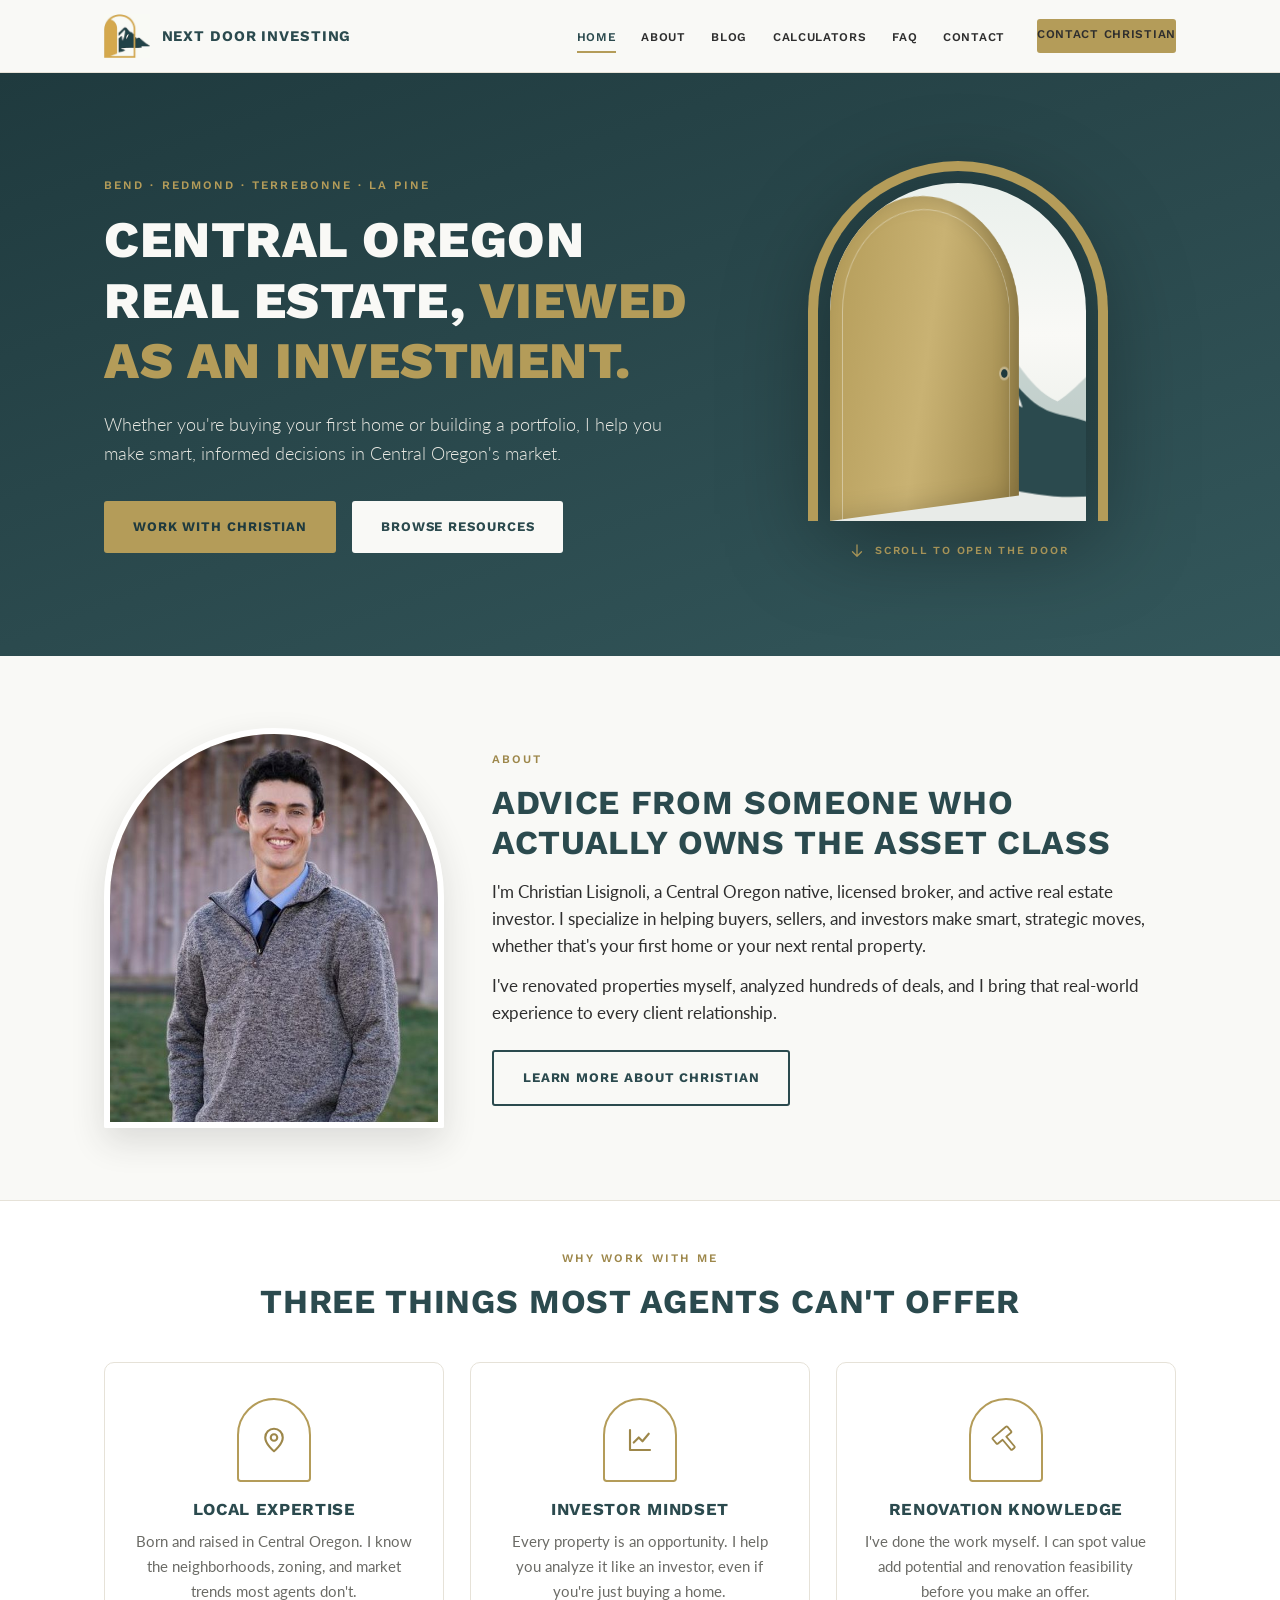
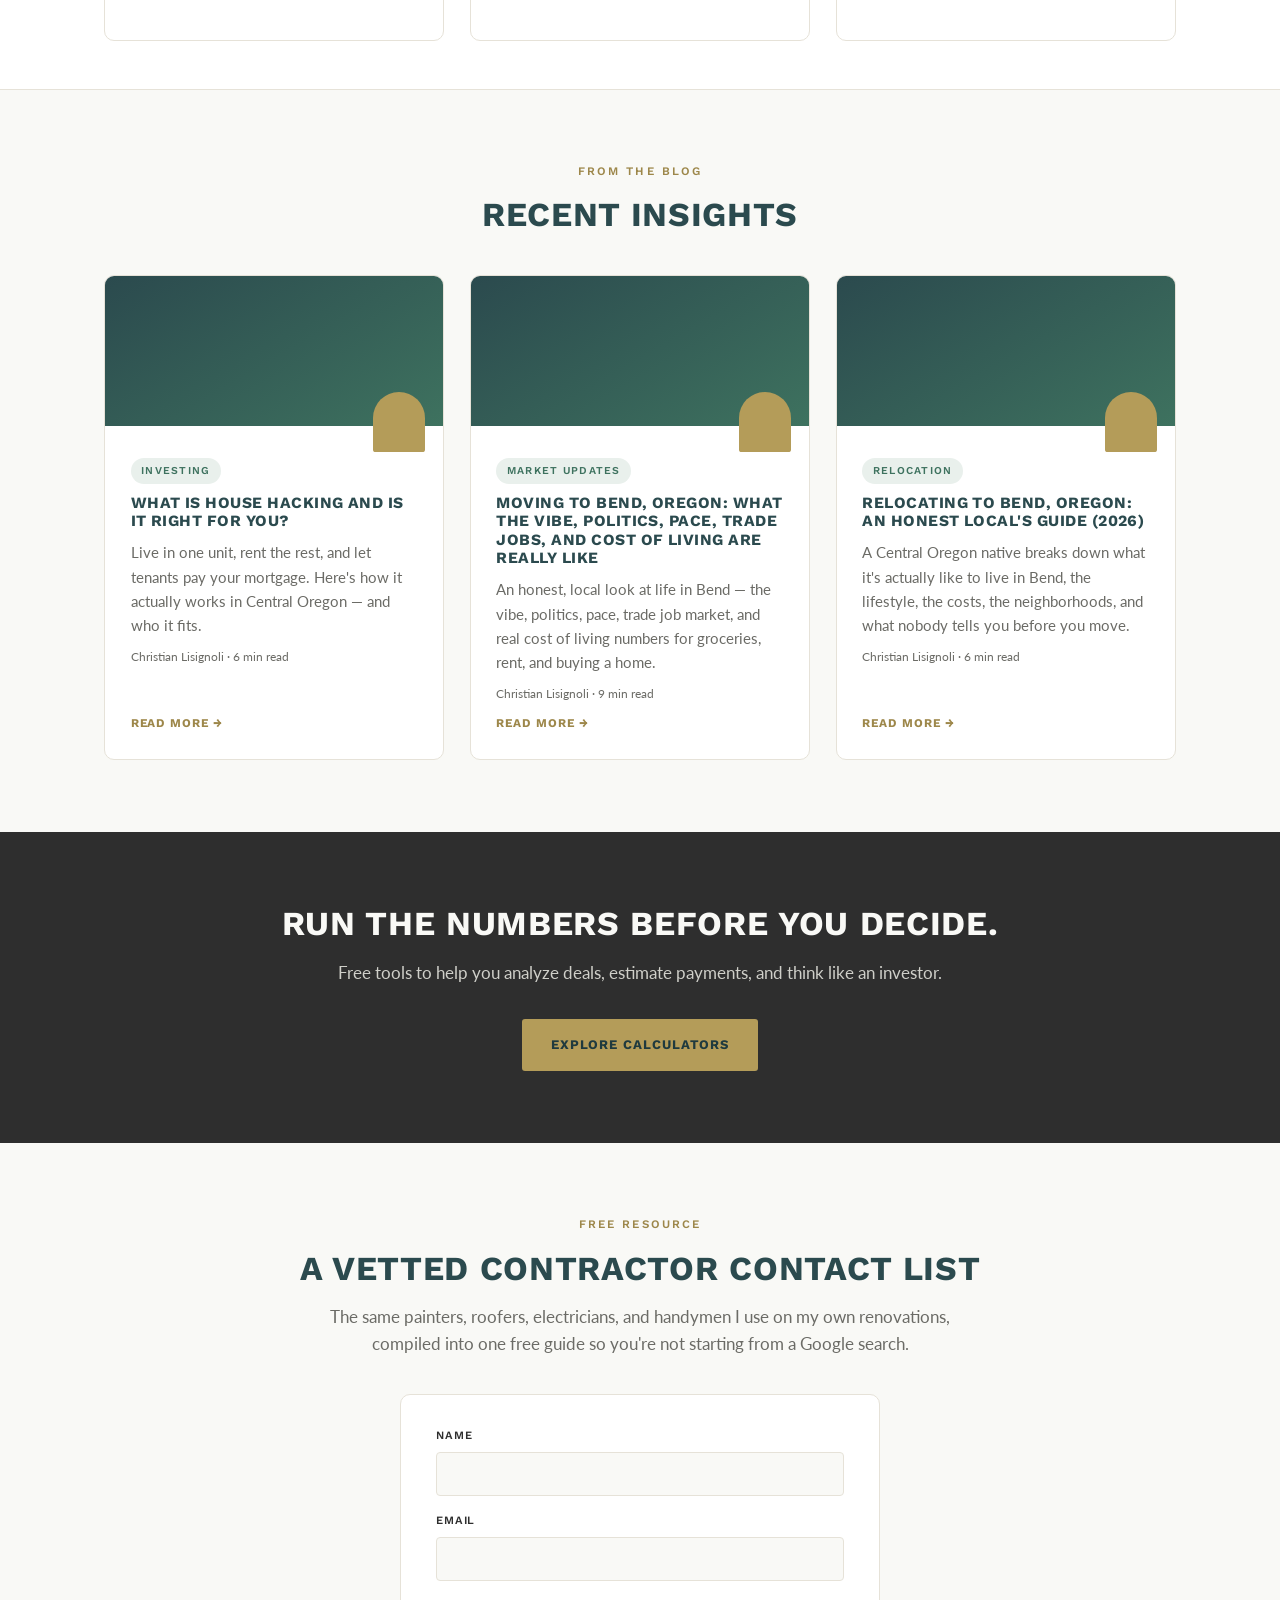
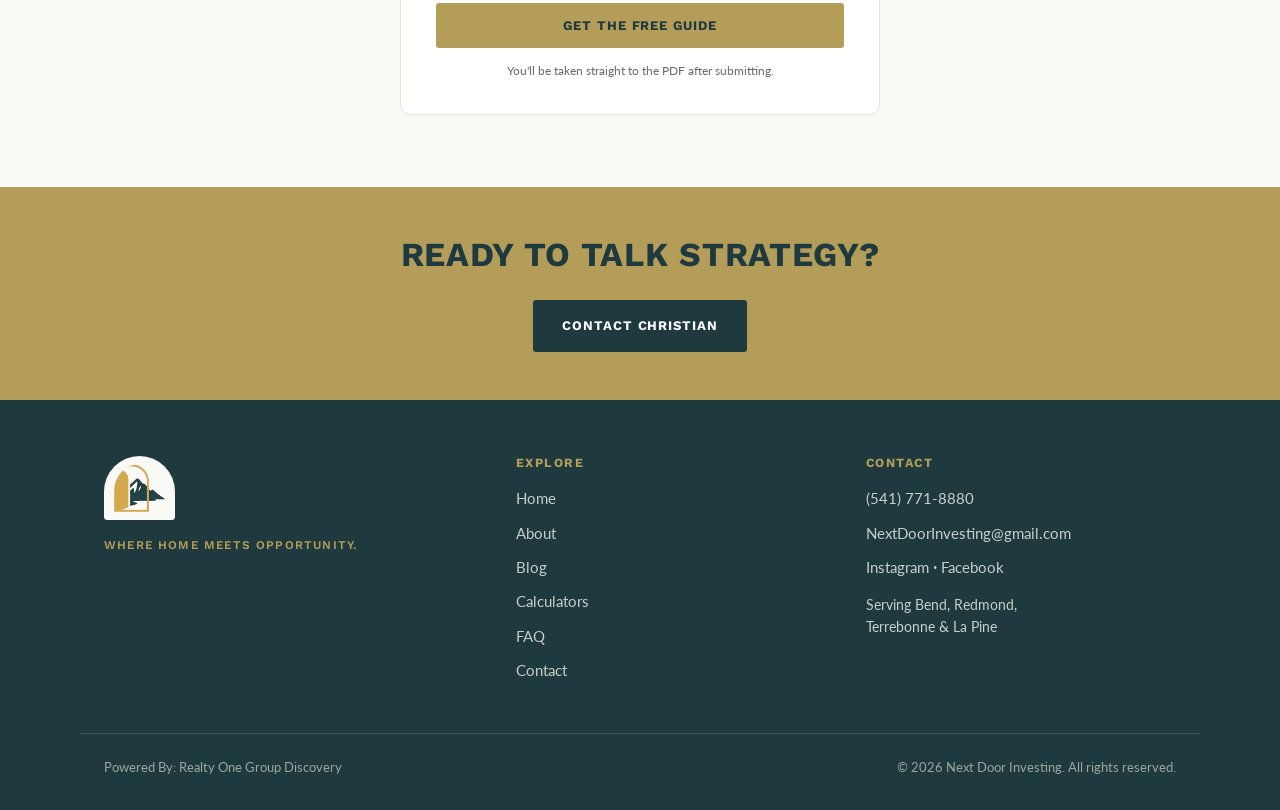
<file: index.html>
<!DOCTYPE html>
<html lang="en">
<head>
  <!-- Google tag (gtag.js) -->
<script async src="https://www.googletagmanager.com/gtag/js?id=G-S4TYS4NQ2Z"></script>
<script>
  window.dataLayer = window.dataLayer || [];
  function gtag(){dataLayer.push(arguments);}
  gtag('js', new Date());

  gtag('config', 'G-S4TYS4NQ2Z');
</script>
<meta charset="UTF-8">
<meta name="viewport" content="width=device-width, initial-scale=1.0">
<title>Next Door Investing | Central Oregon Real Estate, Viewed as an Investment</title>
<meta name="description" content="Christian Lisignoli — Central Oregon real estate broker and active investor serving Bend, Redmond, Terrebonne, and La Pine. Smart, educational guidance for buyers, sellers, and investors.">
<link rel="canonical" href="https://www.selloregonhouses.com/">
<meta property="og:title" content="Next Door Investing | Central Oregon Real Estate, Viewed as an Investment">
<meta property="og:description" content="Christian Lisignoli — Central Oregon real estate broker and active investor serving Bend, Redmond, Terrebonne, and La Pine. Smart, educational guidance for buyers, sellers, and investors.">
<meta property="og:type" content="website">
<meta property="og:image" content="https://www.selloregonhouses.com/assets/logo-full.png">
<meta name="twitter:card" content="summary_large_image">
<link rel="preconnect" href="https://fonts.googleapis.com">
<link rel="preconnect" href="https://fonts.gstatic.com" crossorigin>
<link href="https://fonts.googleapis.com/css2?family=Work+Sans:wght@500;600;700;800&family=Lato:wght@300;400;700&display=swap" rel="stylesheet">
<link rel="stylesheet" href="assets/site.css">
<link rel="icon" type="image/png" sizes="32x32" href="/assets/favicon-32x32.png"/>
</head>
 
<body data-page="home" data-root="">
<a class="skip" href="#main">Skip to content</a>
<svg width="0" height="0" style="position:absolute" aria-hidden="true">
<defs>
<symbol id="i-pin" viewBox="0 0 24 24"><path d="M12 21s-7-5.6-7-11a7 7 0 0 1 14 0c0 5.4-7 11-7 11Z"/><circle cx="12" cy="10" r="2.6"/></symbol>
<symbol id="i-chart" viewBox="0 0 24 24"><path d="M4 4v16h16"/><path d="M7 14l4-4 3 3 5-6"/></symbol>
<symbol id="i-hammer" viewBox="0 0 100 100"><g transform="translate(50,50) rotate(-40) translate(-50,-50)"><path d="M18 20 Q18 16 22 16 L78 16 Q82 16 82 20 L82 38 Q82 42 78 42 L58 42 L58 84 Q58 88 54 88 L46 88 Q42 88 42 84 L42 42 L22 42 Q18 42 18 38 Z" fill="none" stroke="#9D874A" stroke-width="6" stroke-linecap="round" stroke-linejoin="round"/></g></symbol>
<symbol id="i-key" viewBox="0 0 24 24"><circle cx="8" cy="8" r="4"/><path d="M11 11l9 9M17 17l2-2M14.5 19.5l2-2"/></symbol>
<symbol id="i-hands" viewBox="0 0 24 24"><path d="M3 12l4-4 5 2 4-3 5 4"/><path d="M9.5 13.5l2.5 2.5a1.6 1.6 0 0 0 2.3 0l4.7-4.7"/><path d="M3 12v5M21 11v6"/></symbol>
<symbol id="i-duplex" viewBox="0 0 24 24"><path d="M3 21V10l4.5-4L12 10v11M12 21V10l4.5-4L21 10v11M3 21h18"/><path d="M6.2 14h2M15.2 14h2"/></symbol>
<symbol id="i-map" viewBox="0 0 24 24"><path d="M9 4 3 6v14l6-2 6 2 6-2V4l-6 2-6-2ZM9 4v14M15 6v14"/></symbol>
<symbol id="i-arrow" viewBox="0 0 24 24"><path d="M12 4v14M6 13l6 6 6-6"/></symbol>
</defs>
</svg>
<main id="main">

  <div class="hero">
    <div class="wrap">
      <div>
        <span class="eyebrow" style="color:var(--gold)">Bend · Redmond · Terrebonne · La Pine</span>
        <h1>Central Oregon Real Estate, <em>Viewed as an Investment.</em></h1>
        <p>Whether you're buying your first home or building a portfolio, I help you make smart, informed decisions in Central Oregon's market.</p>
        <div class="hero-ctas">
          <a class="btn btn-gold" href="contact.html">Work With Christian</a>
          <a class="btn btn-light" href="blog/index.html">Browse Resources</a>
        </div>
      </div>
      <div class="door-scene" id="doorScene" role="img" aria-label="An open golden door revealing Central Oregon mountains — the Next Door Investing logo, animated">
        <div class="arch-outer">
          <div class="arch-inner">
            <svg class="mtn mtn-back" viewBox="-25 0 300 200" preserveAspectRatio="xMidYMax slice" aria-hidden="true">
              <path fill="#7C9A99" d="M0 200v-92c20-8 34-30 52-34 16 14 22 34 40 40 22-26 30-44 46-48 20 18 28 44 50 54 18-12 26-28 42-32 20 14 30 34 50 40 8 2 14 2 20 0v72Z" opacity=".7"/>
            </svg>
            <svg class="mtn mtn-front" viewBox="-45 0 300 200" preserveAspectRatio="xMidYMax slice" aria-hidden="true">
              <path fill="#2B4A4E" d="M0 200v-44c14-4 24-10 34-20C56 114 78 70 102 48c4-4 8-4 12 0 18 18 30 44 48 60 8 7 16 10 26 12 16 3 30 10 44 20 16 12 36 18 68 18v42Z"/>
              <path fill="#F9F9F6" d="M104 56c-6 8-12 18-18 28 4 2 8 0 12-4l8-10c3 4 5 9 9 12 3-9-5-18-11-26Z" opacity=".95"/>
              <path fill="#F9F9F6" d="M140 96c4 8 9 14 16 18-2-8-6-16-12-22-2 0-4 1-4 4Z" opacity=".9"/>
              <path fill="#F9F9F6" d="M0 178c34 2 58-8 88-10 38-2 66 12 104 12 42 0 78-12 108-22v42H0Z" opacity=".92"/>
            </svg>
            <div class="door" id="theDoor"><span class="knob"></span></div>
          </div>
        </div>
        <div class="scroll-hint" aria-hidden="true"><svg class="icon" style="stroke:var(--gold)"><use href="#i-arrow"/></svg><span>Scroll to open the door</span></div>
      </div>
    </div>
  </div>

  <section>
    <div class="wrap about-snap">
      <div class="about-photo arch"><img src="[data-uri]" alt="Christian Lisignoli, Central Oregon real estate broker and investor"></div>
      <div>
        <span class="eyebrow">About</span>
        <h2>Advice From Someone Who Actually Owns the Asset Class</h2>
        <p style="margin-top:1rem">I'm Christian Lisignoli, a Central Oregon native, licensed broker, and active real estate investor. I specialize in helping buyers, sellers, and investors make smart, strategic moves, whether that's your first home or your next rental property.</p>
        <p style="margin-top:.8rem">I've renovated properties myself, analyzed hundreds of deals, and I bring that real-world experience to every client relationship.</p>
        <p style="margin-top:1.4rem"><a class="btn btn-outline" href="about.html">Learn More About Christian</a></p>
      </div>
    </div>
  </section>

  <section class="section-tight" style="background:var(--white);border-top:1px solid var(--line);border-bottom:1px solid var(--line)">
    <div class="wrap center">
      <span class="eyebrow">Why Work With Me</span>
      <h2>Three Things Most Agents Can't Offer</h2>
      <div class="pillars">
        <div class="pillar">
          <div class="arch-frame"><svg class="icon" aria-hidden="true"><use href="#i-pin"/></svg></div>
          <h3>Local Expertise</h3>
          <p>Born and raised in Central Oregon. I know the neighborhoods, zoning, and market trends most agents don't.</p>
        </div>
        <div class="pillar">
          <div class="arch-frame"><svg class="icon" aria-hidden="true"><use href="#i-chart"/></svg></div>
          <h3>Investor Mindset</h3>
          <p>Every property is an opportunity. I help you analyze it like an investor, even if you're just buying a home.</p>
        </div>
        <div class="pillar">
          <div class="arch-frame"><svg class="icon" aria-hidden="true"><use href="#i-hammer"/></svg></div>
          <h3>Renovation Knowledge</h3>
          <p>I've done the work myself. I can spot value add potential and renovation feasibility before you make an offer.</p>
        </div>
      </div>
    </div>
  </section>

  <section>
    <div class="wrap">
      <div class="center">
        <span class="eyebrow">From the Blog</span>
        <h2>Recent Insights</h2>
      </div>
<div class="cards" id="homeBlogCards"></div>
    </div>
  </section>

  <section class="band-dark">
    <div class="wrap">
      <h2>Run the Numbers Before You Decide.</h2>
      <p>Free tools to help you analyze deals, estimate payments, and think like an investor.</p>
      <a class="btn btn-gold" href="calculators.html">Explore Calculators</a>
    </div>
  </section>

 <section>
    <div class="wrap">
      <div class="center">
        <span class="eyebrow">Free Resource</span>
        <h2>A Vetted Contractor Contact List</h2>
        <p style="margin:1rem auto 0;color:var(--muted)">The same painters, roofers, electricians, and handymen I use on my own renovations, compiled into one free guide so you're not starting from a Google search.</p>
      </div>
      <div style="max-width:480px;margin:2.2rem auto 0;background:var(--white);border:1px solid var(--line);border-radius:10px;padding:2rem 2.2rem">
        <div id="boomlet-formArea">
          <form id="boomletForm">
            <label for="bk_name" style="display:block;font-family:'Work Sans',sans-serif;font-weight:600;font-size:.7rem;letter-spacing:.07em;text-transform:uppercase;margin-bottom:.4rem">Name</label>
            <input id="bk_name" name="name" type="text" required style="width:100%;padding:.75rem .9rem;border:1.5px solid var(--line);border-radius:4px;font-family:'Lato',sans-serif;font-size:.95rem;background:var(--bg);margin-bottom:1rem">
            <label for="bk_email" style="display:block;font-family:'Work Sans',sans-serif;font-weight:600;font-size:.7rem;letter-spacing:.07em;text-transform:uppercase;margin-bottom:.4rem">Email</label>
            <input id="bk_email" name="email" type="email" required style="width:100%;padding:.75rem .9rem;border:1.5px solid var(--line);border-radius:4px;font-family:'Lato',sans-serif;font-size:.95rem;background:var(--bg);margin-bottom:1.4rem">
            <button class="btn btn-gold" type="button" onclick="sendBooklet()" style="width:100%">Get the Free Guide</button>
            <p style="font-size:.78rem;color:var(--muted);margin-top:.8rem;text-align:center">You'll be taken straight to the PDF after submitting.</p>
          </form>
        </div>
      </div>
    </div>
  </section>

  <section class="band-gold section-tight">
    <div class="wrap">
      <h2>Ready to Talk Strategy?</h2>
      <a class="btn" style="background:var(--teal-deep);color:var(--bg)" href="contact.html">Contact Christian</a>
    </div>
  </section>

</main>
<script src="assets/site.js"></script>
<script src="assets/posts-data.js"></script>
<script>
function postCardHome(p){
 return `<div class="card" data-cat="${p.cat}">
   <div class="card-img"></div>
   <div class="card-body">
     <span class="tag">${p.cat}</span>
     <h3>${p.title}</h3>
     <p>${p.excerpt}</p>
     <p style="font-size:.78rem;color:var(--muted)">Christian Lisignoli · ${p.readMins} min read</p>
     <a class="more" href="blog/posts/${p.slug}.html">Read More →</a>
   </div></div>`;
}
const featured = POSTS.slice(0,3);
document.getElementById('homeBlogCards').innerHTML = featured.map(postCardHome).join('');
</script>
<script src="assets/booklet-form.js"></script>
<script src="assets/door-animation.js"></script>
</body>
</html>
</file>
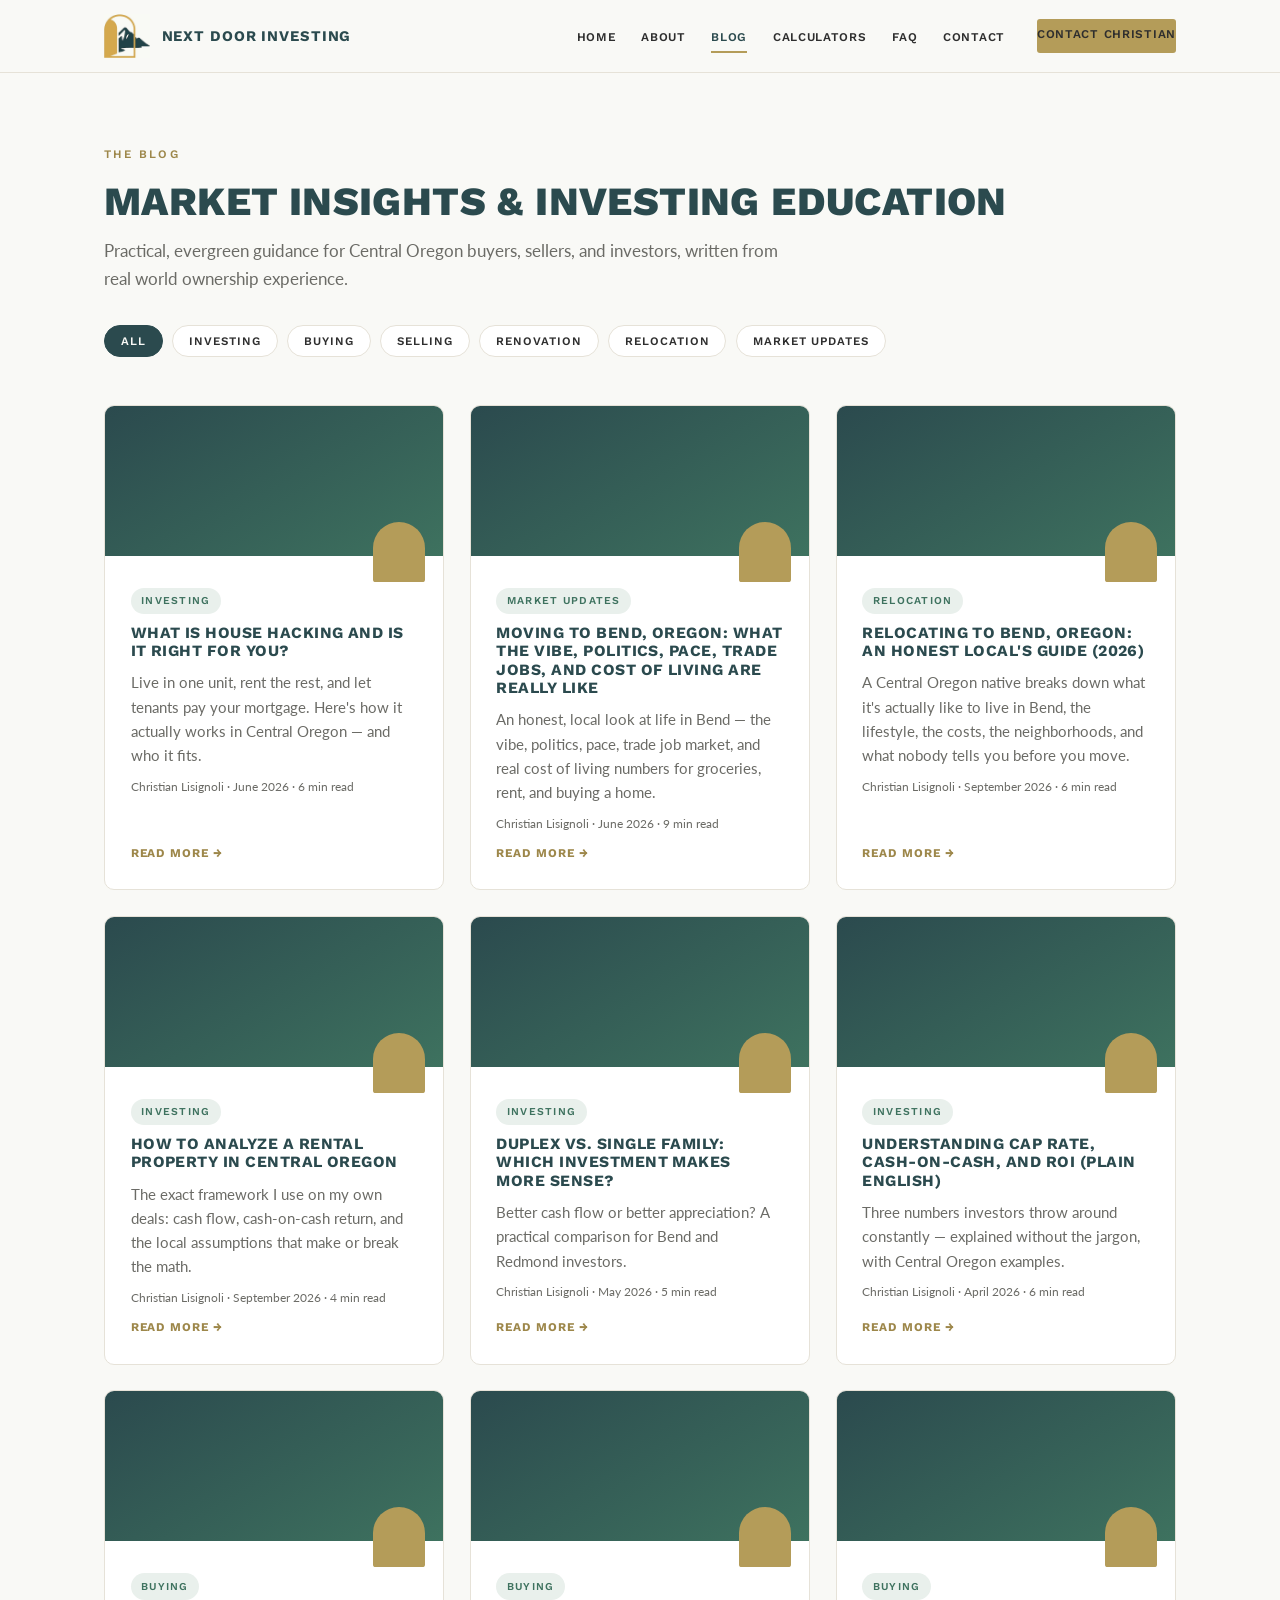
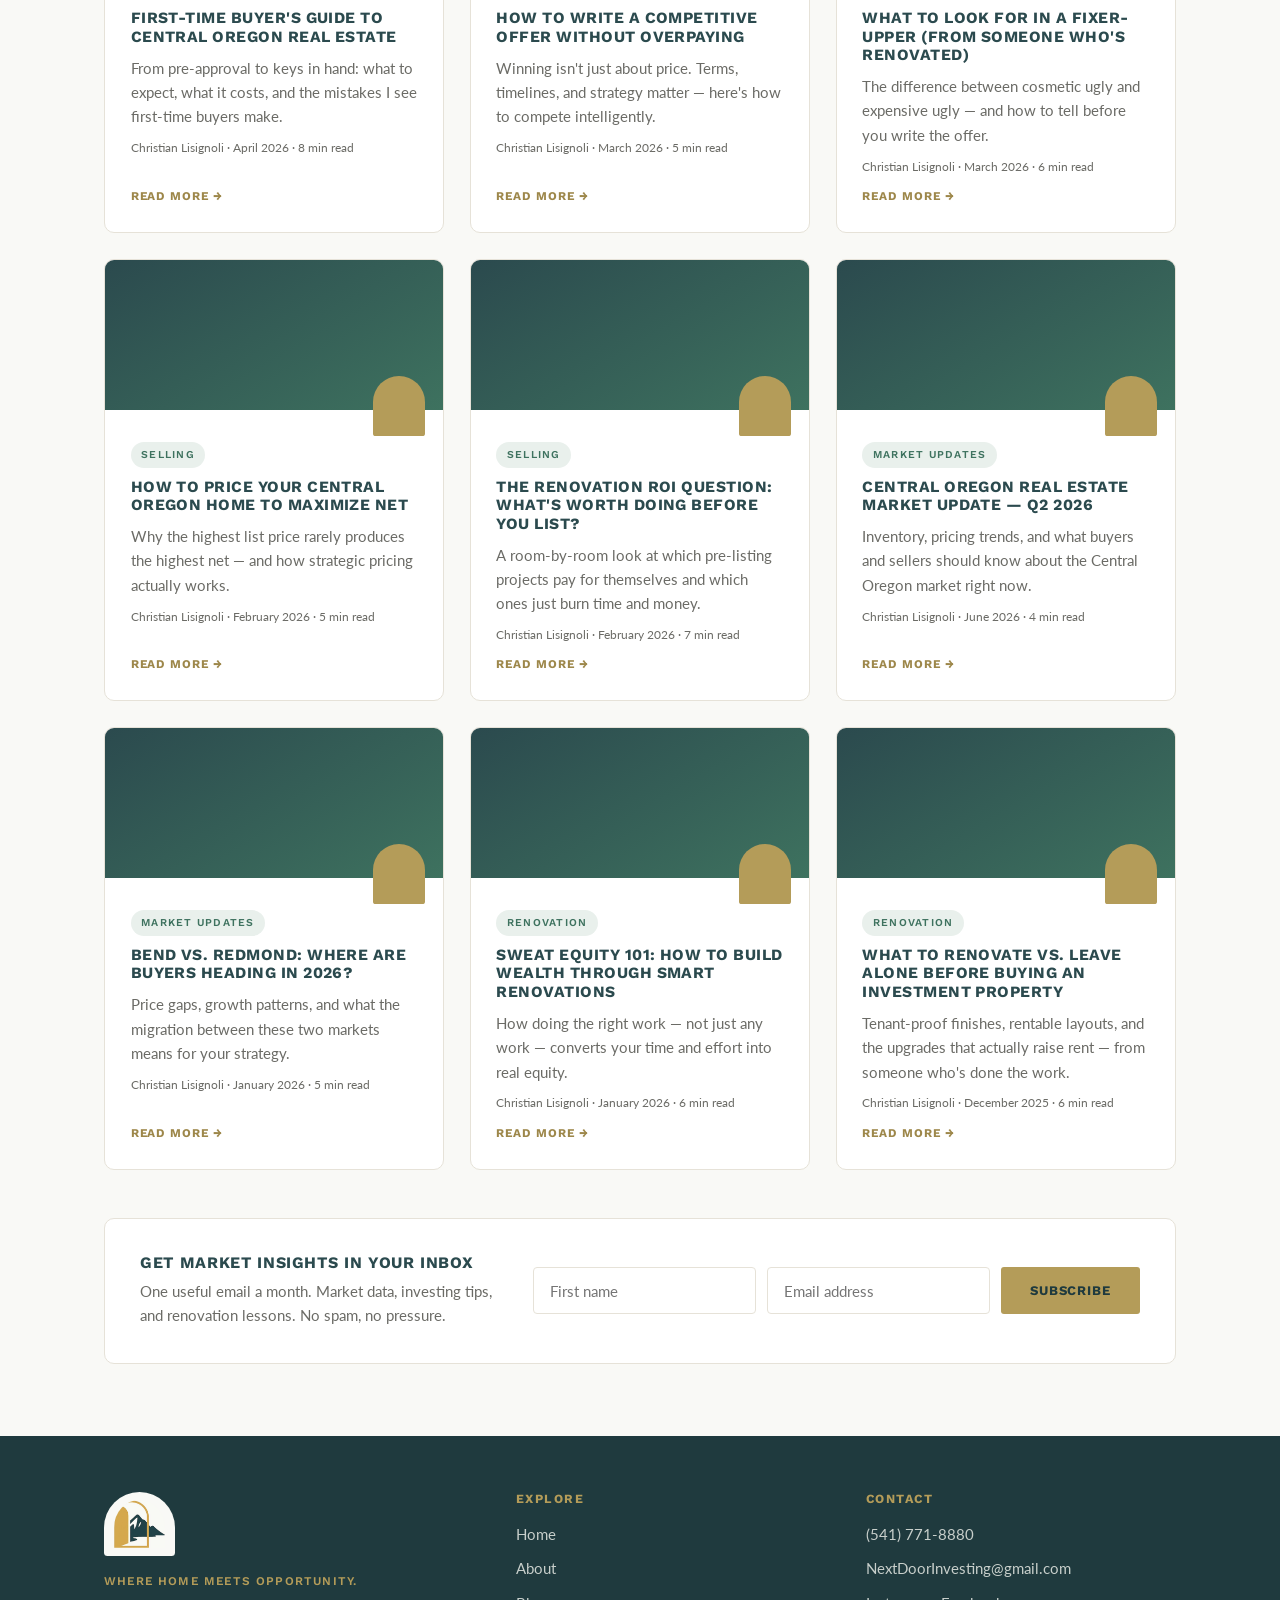
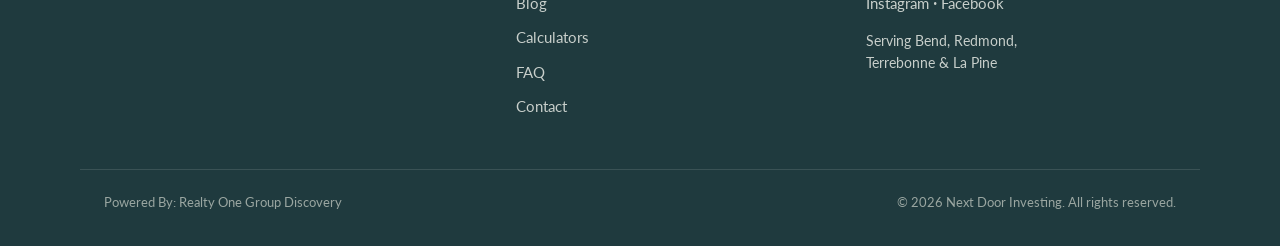
<file: blog/index.html>
<!DOCTYPE html>
<html lang="en">
<head>
  <!-- Google tag (gtag.js) -->
<script async src="https://www.googletagmanager.com/gtag/js?id=G-S4TYS4NQ2Z"></script>
<script>
  window.dataLayer = window.dataLayer || [];
  function gtag(){dataLayer.push(arguments);}
  gtag('js', new Date());

  gtag('config', 'G-S4TYS4NQ2Z');
</script>
<meta charset="UTF-8">
<meta name="viewport" content="width=device-width, initial-scale=1.0">
<title>Blog | Next Door Investing — Central Oregon Real Estate Insights</title>
<meta name="description" content="Practical, evergreen guidance for Central Oregon buyers, sellers, and investors — written from real-world ownership experience by Christian Lisignoli.">
<link rel="canonical" href="https://www.selloregonhouses.com/blog/index.html">
<meta property="og:title" content="Blog | Next Door Investing">
<meta property="og:description" content="Practical, evergreen guidance for Central Oregon buyers, sellers, and investors — written from real-world ownership experience.">
<meta property="og:type" content="website">
<meta property="og:image" content="https://www.selloregonhouses.com/assets/logo-full.png">
<meta name="twitter:card" content="summary_large_image">
<link rel="preconnect" href="https://fonts.googleapis.com">
<link rel="preconnect" href="https://fonts.gstatic.com" crossorigin>
<link href="https://fonts.googleapis.com/css2?family=Work+Sans:wght@500;600;700;800&family=Lato:wght@300;400;700&display=swap" rel="stylesheet">
<link rel="stylesheet" href="../assets/site.css">
  <link rel="icon" type="image/png" sizes="32x32" href="/assets/favicon-32x32.png"/>
</head>
<body data-page="blog" data-root="../">
<a class="skip" href="#main">Skip to content</a>
<svg width="0" height="0" style="position:absolute" aria-hidden="true">
<defs>
<symbol id="i-pin" viewBox="0 0 24 24"><path d="M12 21s-7-5.6-7-11a7 7 0 0 1 14 0c0 5.4-7 11-7 11Z"/><circle cx="12" cy="10" r="2.6"/></symbol>
<symbol id="i-chart" viewBox="0 0 24 24"><path d="M4 4v16h16"/><path d="M7 14l4-4 3 3 5-6"/></symbol>
<symbol id="i-hammer" viewBox="0 0 24 24"><path d="M14 5l5 5M3 21l8.5-8.5M11.5 12.5l-1.8-1.8a2 2 0 0 1 0-2.8l2.1-2.1a2 2 0 0 1 2.8 0l1.8 1.8a2 2 0 0 1 0 2.8l-2.1 2.1a2 2 0 0 1-2.8 0Z"/></symbol>
<symbol id="i-key" viewBox="0 0 24 24"><circle cx="8" cy="8" r="4"/><path d="M11 11l9 9M17 17l2-2M14.5 19.5l2-2"/></symbol>
<symbol id="i-hands" viewBox="0 0 24 24"><path d="M3 12l4-4 5 2 4-3 5 4"/><path d="M9.5 13.5l2.5 2.5a1.6 1.6 0 0 0 2.3 0l4.7-4.7"/><path d="M3 12v5M21 11v6"/></symbol>
<symbol id="i-duplex" viewBox="0 0 24 24"><path d="M3 21V10l4.5-4L12 10v11M12 21V10l4.5-4L21 10v11M3 21h18"/><path d="M6.2 14h2M15.2 14h2"/></symbol>
<symbol id="i-map" viewBox="0 0 24 24"><path d="M9 4 3 6v14l6-2 6 2 6-2V4l-6 2-6-2ZM9 4v14M15 6v14"/></symbol>
<symbol id="i-arrow" viewBox="0 0 24 24"><path d="M12 4v14M6 13l6 6 6-6"/></symbol>
</defs>
</svg>

<main id="main">
  <section style="padding-bottom:1rem">
    <div class="wrap">
      <span class="eyebrow">The Blog</span>
      <h1 style="font-size:clamp(1.7rem,3.4vw,2.5rem)">Market Insights & Investing Education</h1>
      <p style="margin-top:.8rem;color:var(--muted)">Practical, evergreen guidance for Central Oregon buyers, sellers, and investors, written from real world ownership experience.</p>
      <div class="filter-bar" id="blogFilters" role="group" aria-label="Filter posts by category">
        <button class="on" data-cat="All">All</button>
        <button data-cat="Investing">Investing</button>
        <button data-cat="Buying">Buying</button>
        <button data-cat="Selling">Selling</button>
        <button data-cat="Renovation">Renovation</button>
        <button data-cat="Relocation">Relocation</button>
        <button data-cat="Market Updates">Market Updates</button>
      </div>
    </div>
  </section>
  <section style="padding-top:1rem">
    <div class="wrap">
      <div class="cards" id="blogGrid" style="margin-top:0"></div>
      <div class="newsletter">
        <div>
          <h3 style="font-size:1rem">Get Market Insights in Your Inbox</h3>
          <p style="font-size:.92rem;color:var(--muted);margin-top:.4rem">One useful email a month. Market data, investing tips, and renovation lessons. No spam, no pressure.</p>
        </div>
      <form action="https://formspree.io/f/xkjgnaqg" method="POST" onsubmit="handleNewsletterSubmit(event)">
  <input type="text" name="first_name" placeholder="First name" aria-label="First name" required>
  <input type="email" name="email" placeholder="Email address" aria-label="Email address" required>
  <input type="hidden" name="_subject" value="New Newsletter Signup — Next Door Investing">
  <button class="btn btn-gold" type="submit">Subscribe</button>
</form>
      </div>
    </div>
  </section>
</main>

<script src="../assets/site.js"></script>
<script src="../assets/posts-data.js"></script>
<script>
function postCard(p){
 return `<div class="card" data-cat="${p.cat}">
   <div class="card-img"></div>
   <div class="card-body">
     <span class="tag">${p.cat}</span>
     <h3>${p.title}</h3>
     <p>${p.excerpt}</p>
     <p style="font-size:.78rem;color:var(--muted)">Christian Lisignoli · ${p.date} · ${p.readMins} min read</p>
     <a class="more" href="posts/${p.slug}.html">Read More →</a>
   </div></div>`;
}
// Most recent first (registry order is fine, but keep this explicit and easy to change)
document.getElementById('blogGrid').innerHTML = POSTS.map(postCard).join('');

document.getElementById('blogFilters').addEventListener('click', e=>{
 if(e.target.tagName!=='BUTTON') return;
 document.querySelectorAll('#blogFilters button').forEach(b=>b.classList.remove('on'));
 e.target.classList.add('on');
 const cat = e.target.dataset.cat;
 document.querySelectorAll('#blogGrid .card').forEach(c=>{
   c.style.display = (cat==='All'||c.dataset.cat===cat)?'flex':'none';
 });
});
async function handleNewsletterSubmit(e) {
  e.preventDefault();
  const form = e.target;
  const btn = form.querySelector('button');
  btn.textContent = 'Sending...';
  btn.disabled = true;
  try {
    const res = await fetch(form.action, {
      method: 'POST',
      body: new FormData(form),
      headers: { 'Accept': 'application/json' }
    });
    if (res.ok) {
      form.innerHTML = '<b style="color:var(--forest)">You\'re in — talk soon.</b>';
    } else {
      btn.textContent = 'Try again';
      btn.disabled = false;
    }
  } catch {
    btn.textContent = 'Try again';
    btn.disabled = false;
  }
}
</script>
</body>
</html>
</file>
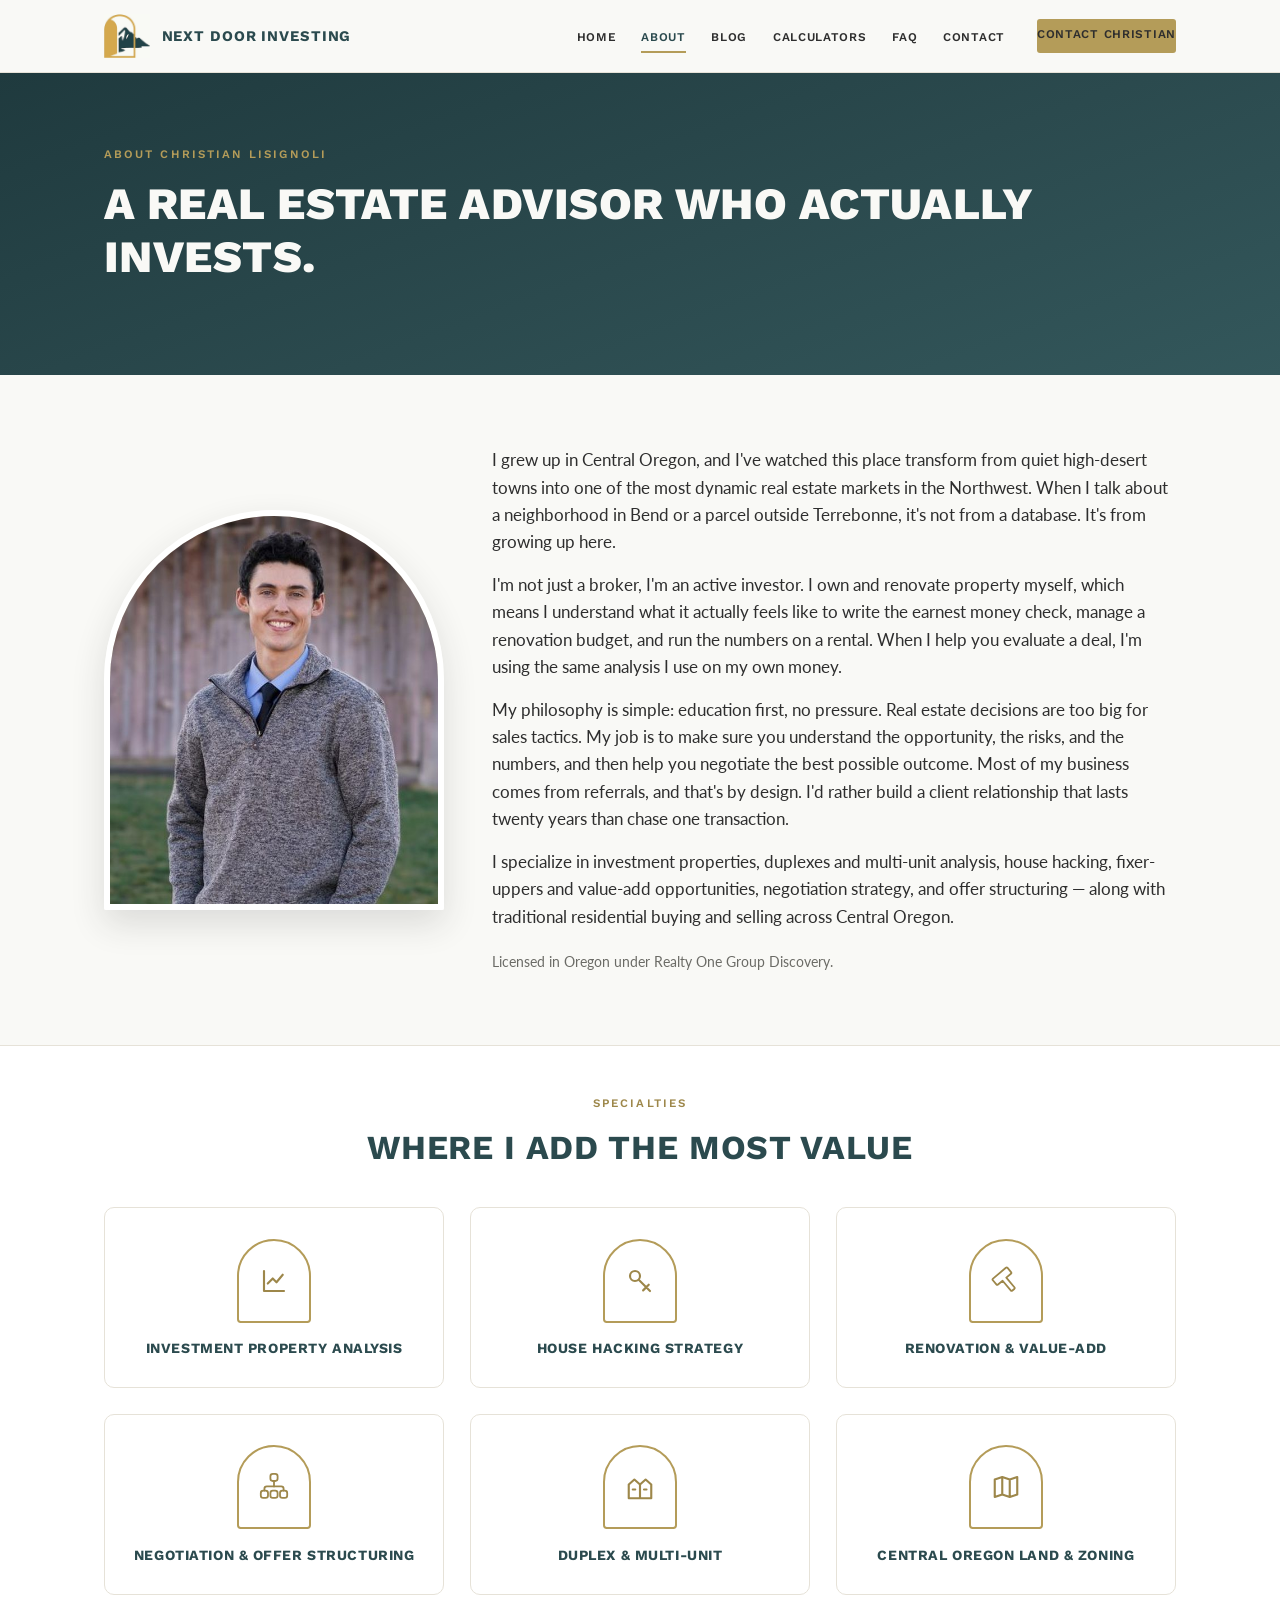
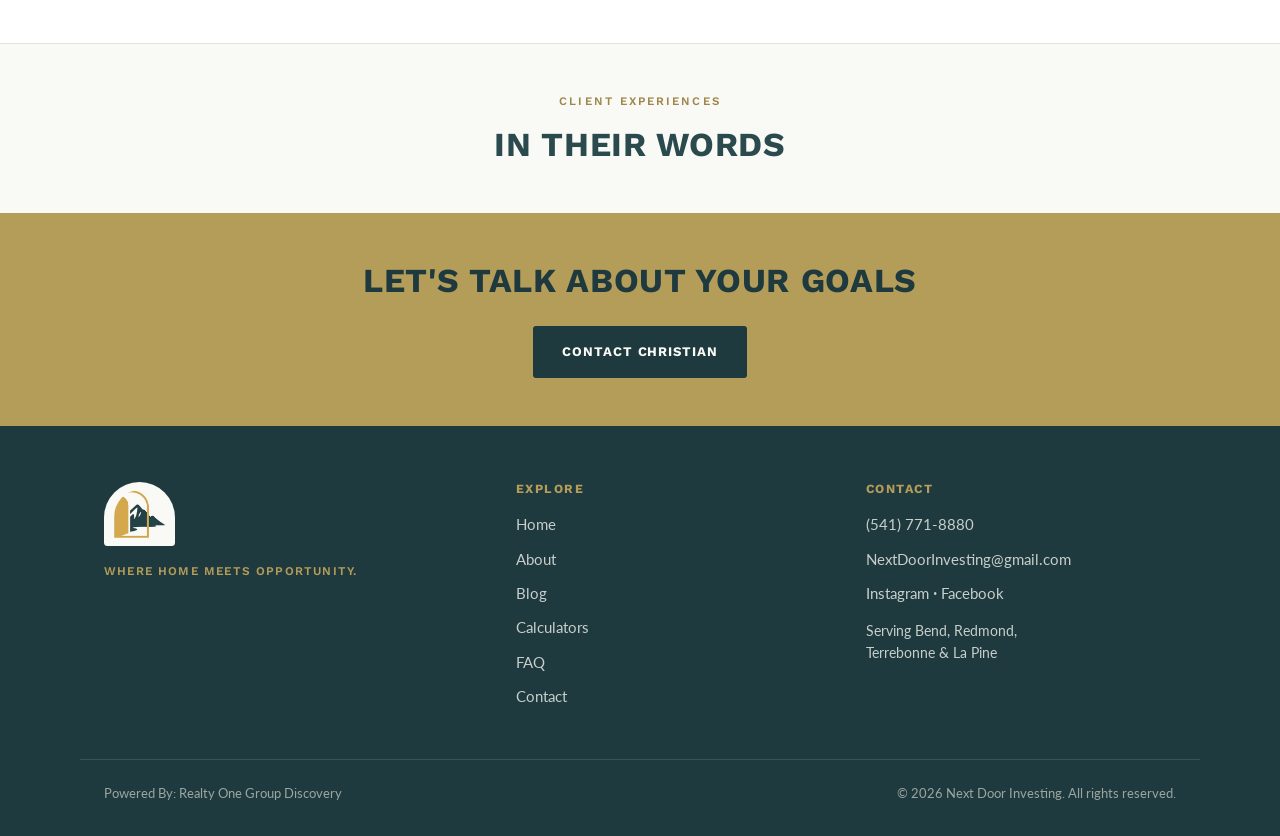
<file: about.html>
<!DOCTYPE html>
<html lang="en">
<head>
  <!-- Google tag (gtag.js) -->
<script async src="https://www.googletagmanager.com/gtag/js?id=G-S4TYS4NQ2Z"></script>
<script>
  window.dataLayer = window.dataLayer || [];
  function gtag(){dataLayer.push(arguments);}
  gtag('js', new Date());

  gtag('config', 'G-S4TYS4NQ2Z');
</script>
<meta charset="UTF-8">
<meta name="viewport" content="width=device-width, initial-scale=1.0">
<title>About Christian Lisignoli | Next Door Investing</title>
<meta name="description" content="Central Oregon native, licensed broker, and active real estate investor. Learn about Christian Lisignoli's philosophy, specialties, and track record.">
<link rel="canonical" href="https://www.selloregonhouses.com/about.html">
<meta property="og:title" content="About Christian Lisignoli | Next Door Investing">
<meta property="og:description" content="Central Oregon native, licensed broker, and active real estate investor. Learn about Christian Lisignoli's philosophy, specialties, and track record.">
<meta property="og:type" content="website">
<meta property="og:image" content="https://www.selloregonhouses.com/assets/logo-full.png">
<meta name="twitter:card" content="summary_large_image">
<link rel="preconnect" href="https://fonts.googleapis.com">
<link rel="preconnect" href="https://fonts.gstatic.com" crossorigin>
<link href="https://fonts.googleapis.com/css2?family=Work+Sans:wght@500;600;700;800&family=Lato:wght@300;400;700&display=swap" rel="stylesheet">
<link rel="stylesheet" href="assets/site.css">
<link rel="icon" type="image/png" sizes="32x32" href="/assets/favicon-32x32.png"/>
</head>
<body data-page="about" data-root="">
<a class="skip" href="#main">Skip to content</a>
<svg width="0" height="0" style="position:absolute" aria-hidden="true">
<defs>
<symbol id="i-pin" viewBox="0 0 24 24"><path d="M12 21s-7-5.6-7-11a7 7 0 0 1 14 0c0 5.4-7 11-7 11Z"/><circle cx="12" cy="10" r="2.6"/></symbol>
<symbol id="i-chart" viewBox="0 0 24 24"><path d="M4 4v16h16"/><path d="M7 14l4-4 3 3 5-6"/></symbol>
<symbol id="i-hammer" viewBox="0 0 100 100"><g transform="translate(50,50) rotate(-40) translate(-50,-50)"><path d="M18 20 Q18 16 22 16 L78 16 Q82 16 82 20 L82 38 Q82 42 78 42 L58 42 L58 84 Q58 88 54 88 L46 88 Q42 88 42 84 L42 42 L22 42 Q18 42 18 38 Z" fill="none" stroke="#9D874A" stroke-width="6" stroke-linecap="round" stroke-linejoin="round"/></g></symbol>
<symbol id="i-key" viewBox="0 0 24 24"><circle cx="8" cy="8" r="4"/><path d="M11 11l9 9M17 17l2-2M14.5 19.5l2-2"/></symbol>
<symbol id="i-hierarchy" viewBox="0 0 100 100">
  <rect x="38" y="6" width="24" height="24" rx="8" fill="none" stroke="#9D874A" stroke-width="6" stroke-linecap="round" stroke-linejoin="round"/>
  <line x1="50" y1="30" x2="50" y2="48" stroke="#9D874A" stroke-width="6" stroke-linecap="round"/>
  <path d="M 18 62 L 18 56 Q 18 48 26 48 L 74 48 Q 82 48 82 56 L 82 62" fill="none" stroke="#9D874A" stroke-width="6" stroke-linecap="round" stroke-linejoin="round"/>
  <rect x="6" y="62" width="24" height="24" rx="8" fill="none" stroke="#9D874A" stroke-width="6" stroke-linecap="round" stroke-linejoin="round"/>
  <rect x="38" y="62" width="24" height="24" rx="8" fill="none" stroke="#9D874A" stroke-width="6" stroke-linecap="round" stroke-linejoin="round"/>
  <rect x="70" y="62" width="24" height="24" rx="8" fill="none" stroke="#9D874A" stroke-width="6" stroke-linecap="round" stroke-linejoin="round"/>
</symbol>
<symbol id="i-duplex" viewBox="0 0 24 24"><path d="M3 21V10l4.5-4L12 10v11M12 21V10l4.5-4L21 10v11M3 21h18"/><path d="M6.2 14h2M15.2 14h2"/></symbol>
<symbol id="i-map" viewBox="0 0 24 24"><path d="M9 4 3 6v14l6-2 6 2 6-2V4l-6 2-6-2ZM9 4v14M15 6v14"/></symbol>
<symbol id="i-arrow" viewBox="0 0 24 24"><path d="M12 4v14M6 13l6 6 6-6"/></symbol>
</defs>
</svg>
<main id="main">

  <div class="hero" style="padding:0">
    <div class="wrap" style="display:block;padding-top:4.5rem;padding-bottom:4.5rem">
      <span class="eyebrow" style="color:var(--gold)">About Christian Lisignoli</span>
      <h1 style="font-size:clamp(1.8rem,3.8vw,2.8rem)">A Real Estate Advisor Who Actually Invests.</h1>
    </div>
  </div>

  <section>
    <div class="wrap about-snap">
      <div class="about-photo arch"><img src="[data-uri]" alt="Christian Lisignoli standing in front of a rustic wood barn in Central Oregon"></div>
      <div>
        <p>I grew up in Central Oregon, and I've watched this place transform from quiet high-desert towns into one of the most dynamic real estate markets in the Northwest. When I talk about a neighborhood in Bend or a parcel outside Terrebonne, it's not from a database. It's from growing up here.</p>
        <p style="margin-top:1rem">I'm not just a broker, I'm an active investor. I own and renovate property myself, which means I understand what it actually feels like to write the earnest money check, manage a renovation budget, and run the numbers on a rental. When I help you evaluate a deal, I'm using the same analysis I use on my own money.</p>
        <p style="margin-top:1rem">My philosophy is simple: education first, no pressure. Real estate decisions are too big for sales tactics. My job is to make sure you understand the opportunity, the risks, and the numbers, and then help you negotiate the best possible outcome. Most of my business comes from referrals, and that's by design. I'd rather build a client relationship that lasts twenty years than chase one transaction.</p>
        <p style="margin-top:1rem">I specialize in investment properties, duplexes and multi-unit analysis, house hacking, fixer-uppers and value-add opportunities, negotiation strategy, and offer structuring — along with traditional residential buying and selling across Central Oregon.</p>
        <p style="margin-top:1.2rem;font-size:.88rem;color:var(--muted)">Licensed in Oregon under Realty One Group Discovery.</p>
      </div>
    </div>
  </section>

  <section class="section-tight" style="background:var(--white);border-top:1px solid var(--line);border-bottom:1px solid var(--line)">
    <div class="wrap center">
      <span class="eyebrow">Specialties</span>
      <h2>Where I Add the Most Value</h2>
      <div class="spec-grid">
        <div class="spec"><div class="arch-frame"><svg class="icon" aria-hidden="true"><use href="#i-chart"/></svg></div><h3>Investment Property Analysis</h3></div>
        <div class="spec"><div class="arch-frame"><svg class="icon" aria-hidden="true"><use href="#i-key"/></svg></div><h3>House Hacking Strategy</h3></div>
        <div class="spec"><div class="arch-frame"><svg class="icon" aria-hidden="true"><use href="#i-hammer"/></svg></div><h3>Renovation & Value-Add</h3></div>
        <div class="spec"><div class="arch-frame"><svg class="icon" aria-hidden="true"><use href="#i-hierarchy"/></svg></div><h3>Negotiation & Offer Structuring</h3></div>
        <div class="spec"><div class="arch-frame"><svg class="icon" aria-hidden="true"><use href="#i-duplex"/></svg></div><h3>Duplex & Multi-Unit</h3></div>
        <div class="spec"><div class="arch-frame"><svg class="icon" aria-hidden="true"><use href="#i-map"/></svg></div><h3>Central Oregon Land & Zoning</h3></div>
      </div>
    </div>
  </section>

  <section class="section-tight">
    <div class="wrap">
      <div class="center"><span class="eyebrow">Client Experiences</span><h2>In Their Words</h2></div>
      <!-- Elfsight Google Reviews | Untitled Google Reviews -->
<script src="https://elfsightcdn.com/platform.js" async></script>
<div class="elfsight-app-13b2d888-6262-43ac-84b3-74426627f7db" data-elfsight-app-lazy></div>  
    </div>
    </div>
  </section>

  <section class="band-gold section-tight">
    <div class="wrap"><h2>Let's Talk About Your Goals</h2><a class="btn" style="background:var(--teal-deep);color:var(--bg)" href="contact.html">Contact Christian</a></div>
  </section>

</main>
<script src="assets/site.js"></script>

</body>
</html>
</file>
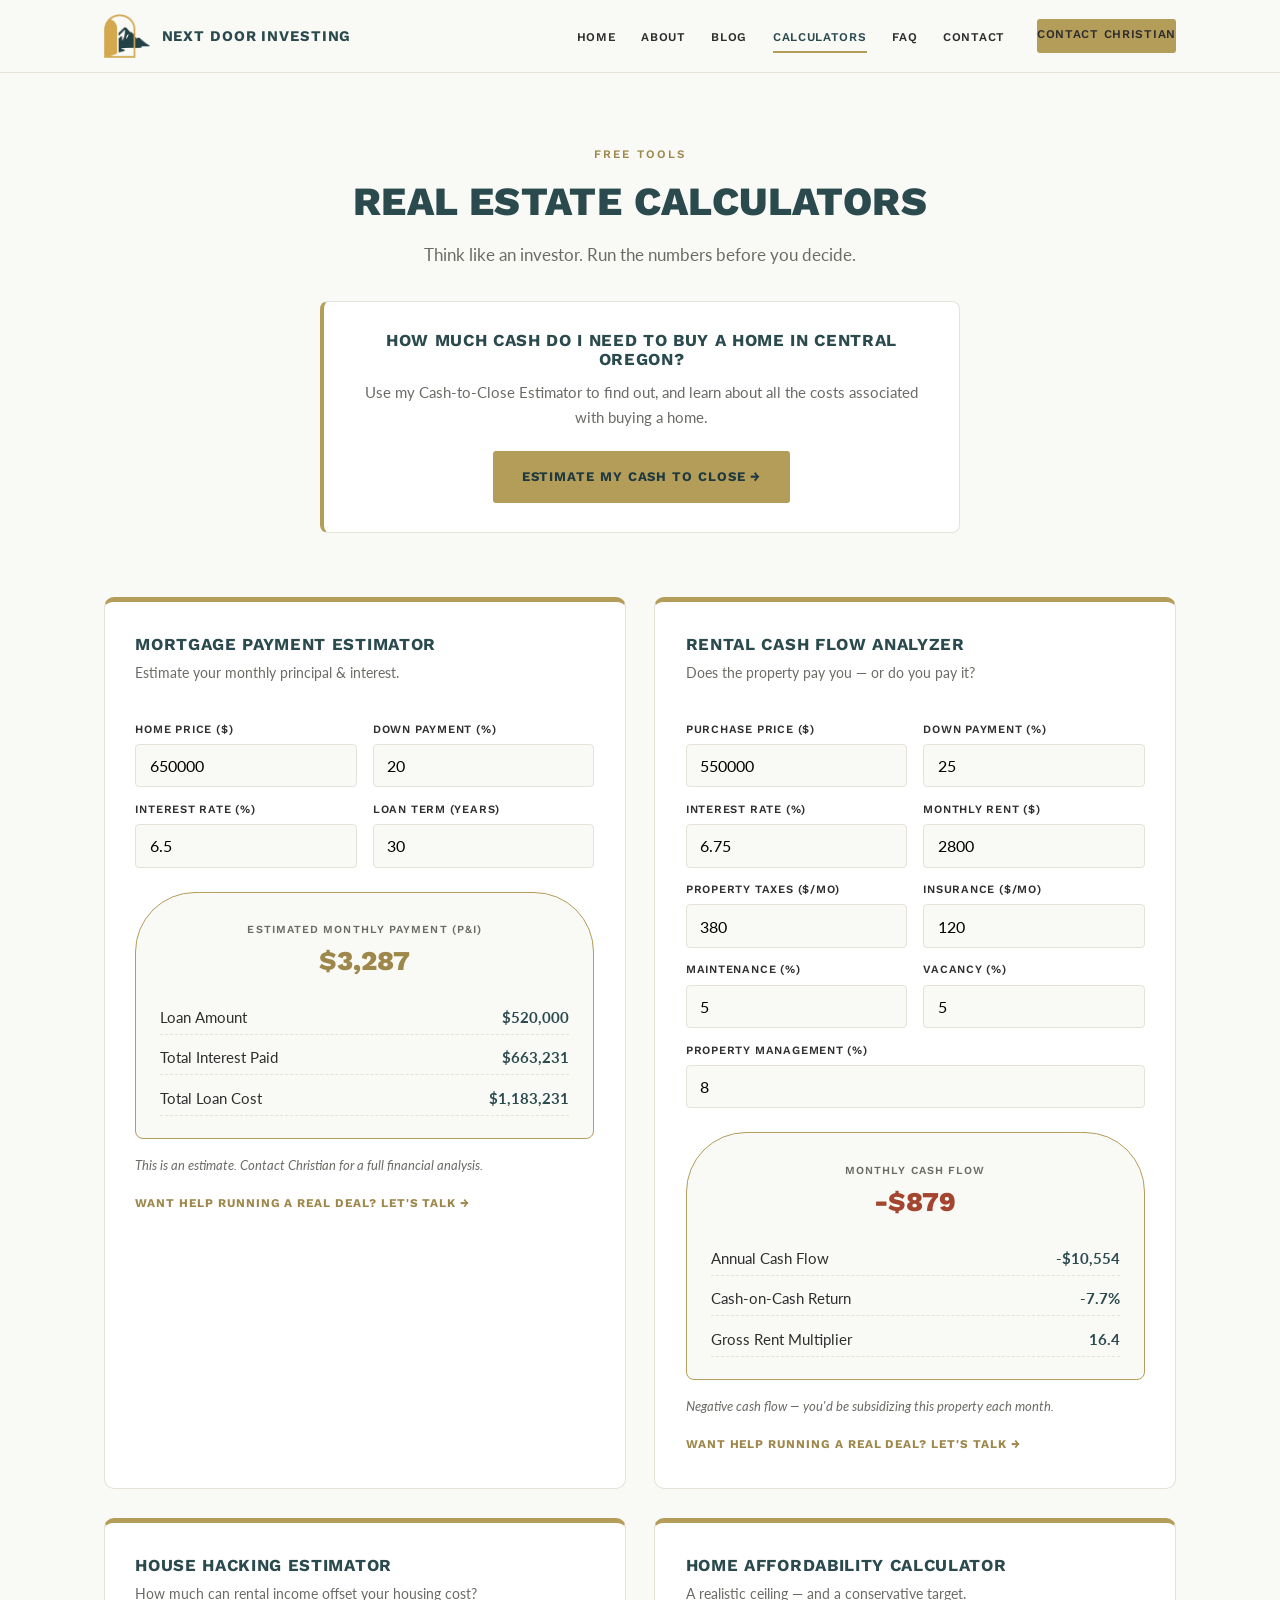
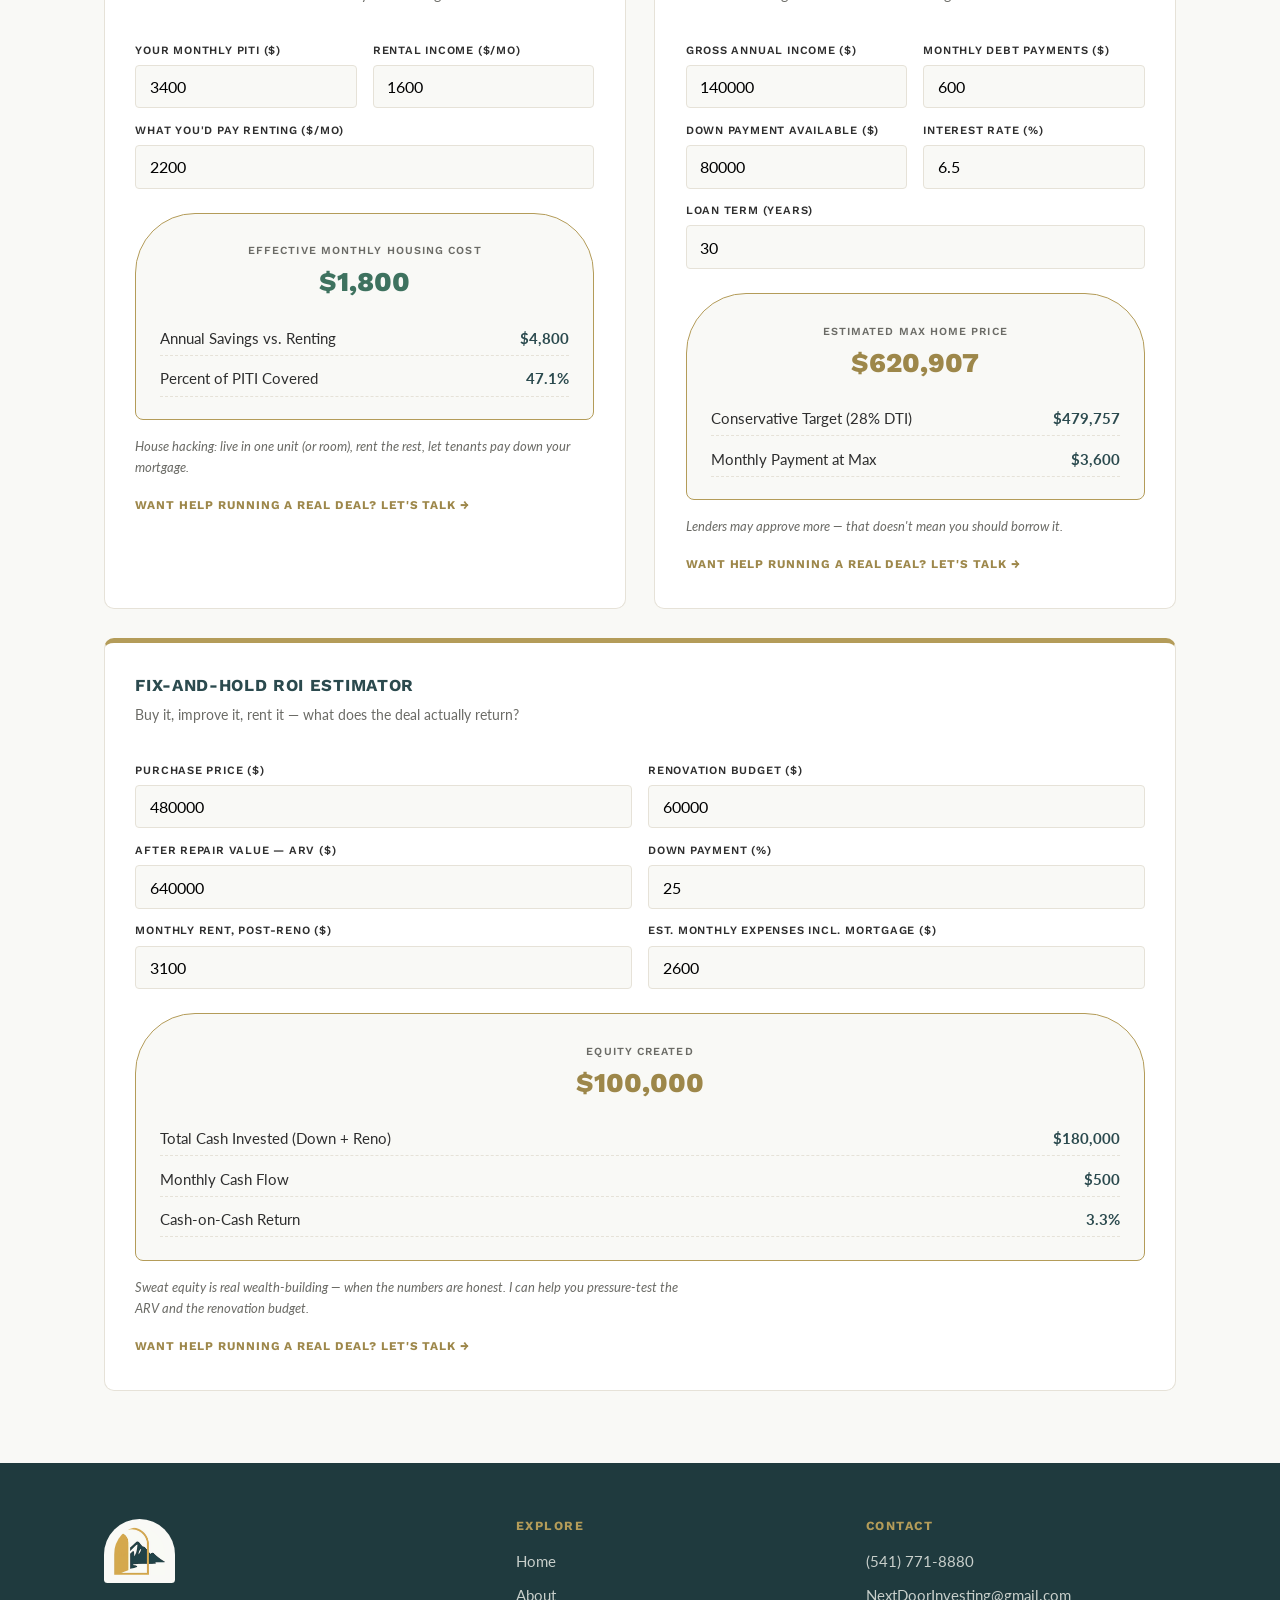
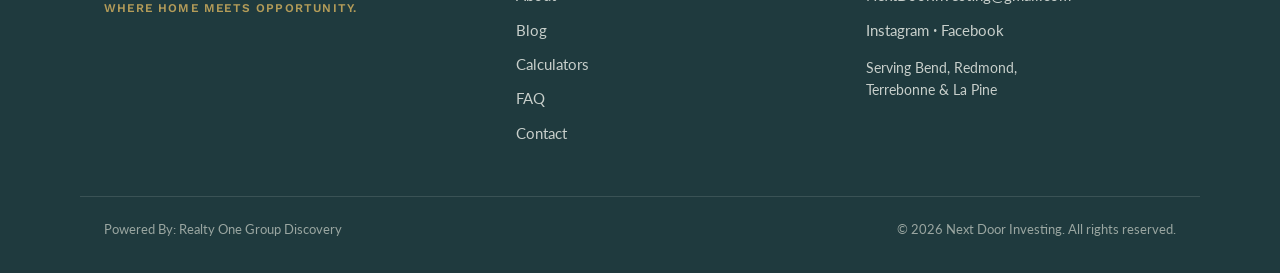
<file: calculators.html>
<!DOCTYPE html>
<html lang="en">
<head>
  <!-- Google tag (gtag.js) -->
<script async src="https://www.googletagmanager.com/gtag/js?id=G-S4TYS4NQ2Z"></script>
<script>
  window.dataLayer = window.dataLayer || [];
  function gtag(){dataLayer.push(arguments);}
  gtag('js', new Date());

  gtag('config', 'G-S4TYS4NQ2Z');
</script>
<meta charset="UTF-8">
<meta name="viewport" content="width=device-width, initial-scale=1.0">
<title>Real Estate Calculators | Next Door Investing</title>
<meta name="description" content="Free mortgage, rental cash flow, house hacking, affordability, and fix-and-hold ROI calculators for Central Oregon buyers and investors.">
<link rel="canonical" href="https://www.selloregonhouses.com/calculators.html">
<meta property="og:title" content="Real Estate Calculators | Next Door Investing">
<meta property="og:description" content="Free mortgage, rental cash flow, house hacking, affordability, and fix-and-hold ROI calculators for Central Oregon buyers and investors.">
<meta property="og:type" content="website">
<meta property="og:image" content="https://www.selloregonhouses.com/assets/logo-full.png">
<meta name="twitter:card" content="summary_large_image">
<link rel="preconnect" href="https://fonts.googleapis.com">
<link rel="preconnect" href="https://fonts.gstatic.com" crossorigin>
<link href="https://fonts.googleapis.com/css2?family=Work+Sans:wght@500;600;700;800&family=Lato:wght@300;400;700&display=swap" rel="stylesheet">
<link rel="stylesheet" href="assets/site.css">
<link rel="icon" type="image/png" sizes="32x32" href="/assets/favicon-32x32.png"/>
</head>
<body data-page="calculators" data-root="">
<a class="skip" href="#main">Skip to content</a>
<svg width="0" height="0" style="position:absolute" aria-hidden="true">
<defs>
<symbol id="i-pin" viewBox="0 0 24 24"><path d="M12 21s-7-5.6-7-11a7 7 0 0 1 14 0c0 5.4-7 11-7 11Z"/><circle cx="12" cy="10" r="2.6"/></symbol>
<symbol id="i-chart" viewBox="0 0 24 24"><path d="M4 4v16h16"/><path d="M7 14l4-4 3 3 5-6"/></symbol>
<symbol id="i-hammer" viewBox="0 0 24 24"><path d="M14 5l5 5M3 21l8.5-8.5M11.5 12.5l-1.8-1.8a2 2 0 0 1 0-2.8l2.1-2.1a2 2 0 0 1 2.8 0l1.8 1.8a2 2 0 0 1 0 2.8l-2.1 2.1a2 2 0 0 1-2.8 0Z"/></symbol>
<symbol id="i-key" viewBox="0 0 24 24"><circle cx="8" cy="8" r="4"/><path d="M11 11l9 9M17 17l2-2M14.5 19.5l2-2"/></symbol>
<symbol id="i-hands" viewBox="0 0 24 24"><path d="M3 12l4-4 5 2 4-3 5 4"/><path d="M9.5 13.5l2.5 2.5a1.6 1.6 0 0 0 2.3 0l4.7-4.7"/><path d="M3 12v5M21 11v6"/></symbol>
<symbol id="i-duplex" viewBox="0 0 24 24"><path d="M3 21V10l4.5-4L12 10v11M12 21V10l4.5-4L21 10v11M3 21h18"/><path d="M6.2 14h2M15.2 14h2"/></symbol>
<symbol id="i-map" viewBox="0 0 24 24"><path d="M9 4 3 6v14l6-2 6 2 6-2V4l-6 2-6-2ZM9 4v14M15 6v14"/></symbol>
<symbol id="i-arrow" viewBox="0 0 24 24"><path d="M12 4v14M6 13l6 6 6-6"/></symbol>
</defs>
</svg>
<main id="main">

  <section style="padding-bottom:1.5rem">
    <div class="wrap center">
      <span class="eyebrow">Free Tools</span>
      <h1 style="font-size:clamp(1.7rem,3.4vw,2.5rem)">Real Estate Calculators</h1>
      <p style="margin:1rem auto 0;color:var(--muted)">Think like an investor. Run the numbers before you decide.</p>
      <div style="max-width:640px;margin:2rem auto 0;background:var(--white);border:1px solid var(--line);border-left:4px solid var(--gold);border-radius:8px;padding:1.8rem 2rem;text-align:center">
  <h3 style="margin-bottom:.6rem">How Much Cash Do I Need to Buy a Home in Central Oregon?</h3>
  <p style="font-size:.95rem;color:var(--muted);margin-bottom:1.3rem">Use my Cash-to-Close Estimator to find out, and learn about all the costs associated with buying a home.</p>
  <a class="btn btn-gold" href="cash-to-close-calculator.html">Estimate My Cash to Close →</a>
</div>
    </div>
  </section>
  <section style="padding-top:0">
    <div class="wrap">
      <div class="calc-grid">

        <!-- 1. Mortgage -->
        <div class="calc">
          <h3>Mortgage Payment Estimator</h3>
          <p class="sub">Estimate your monthly principal & interest.</p>
          <div class="in-row">
            <div><label for="m_price">Home Price ($)</label><input id="m_price" type="number" value="650000"></div>
            <div><label for="m_down">Down Payment (%)</label><input id="m_down" type="number" value="20"></div>
          </div>
          <div class="in-row">
            <div><label for="m_rate">Interest Rate (%)</label><input id="m_rate" type="number" step="0.01" value="6.5"></div>
            <div><label for="m_term">Loan Term (Years)</label><input id="m_term" type="number" value="30"></div>
          </div>
          <div class="calc-out">
            <div class="lbl">Estimated Monthly Payment (P&I)</div>
            <div class="big" id="m_pmt">—</div>
            <div class="rows">
              <div><span>Loan Amount</span><b id="m_loan">—</b></div>
              <div><span>Total Interest Paid</span><b id="m_int">—</b></div>
              <div><span>Total Loan Cost</span><b id="m_total">—</b></div>
            </div>
          </div>
          <p class="note">This is an estimate. Contact Christian for a full financial analysis.</p>
          <a class="talk" href="contact.html">Want help running a real deal? Let's Talk →</a>
        </div>

        <!-- 2. Rental Cash Flow -->
        <div class="calc">
          <h3>Rental Cash Flow Analyzer</h3>
          <p class="sub">Does the property pay you — or do you pay it?</p>
          <div class="in-row">
            <div><label for="r_price">Purchase Price ($)</label><input id="r_price" type="number" value="550000"></div>
            <div><label for="r_down">Down Payment (%)</label><input id="r_down" type="number" value="25"></div>
          </div>
          <div class="in-row">
            <div><label for="r_rate">Interest Rate (%)</label><input id="r_rate" type="number" step="0.01" value="6.75"></div>
            <div><label for="r_rent">Monthly Rent ($)</label><input id="r_rent" type="number" value="2800"></div>
          </div>
          <div class="in-row">
            <div><label for="r_tax">Property Taxes ($/mo)</label><input id="r_tax" type="number" value="380"></div>
            <div><label for="r_ins">Insurance ($/mo)</label><input id="r_ins" type="number" value="120"></div>
          </div>
          <div class="in-row">
            <div><label for="r_maint">Maintenance (%)</label><input id="r_maint" type="number" value="5"></div>
            <div><label for="r_vac">Vacancy (%)</label><input id="r_vac" type="number" value="5"></div>
          </div>
          <div><label for="r_pm">Property Management (%)</label><input id="r_pm" type="number" value="8"></div>
          <div class="calc-out">
            <div class="lbl">Monthly Cash Flow</div>
            <div class="big" id="r_cf">—</div>
            <div class="rows">
              <div><span>Annual Cash Flow</span><b id="r_acf">—</b></div>
              <div><span>Cash-on-Cash Return</span><b id="r_coc">—</b></div>
              <div><span>Gross Rent Multiplier</span><b id="r_grm">—</b></div>
            </div>
          </div>
          <p class="note" id="r_interp">Positive cash flow = the property pays you. Negative = you're subsidizing it.</p>
          <a class="talk" href="contact.html">Want help running a real deal? Let's Talk →</a>
        </div>

        <!-- 3. House Hacking -->
        <div class="calc">
          <h3>House Hacking Estimator</h3>
          <p class="sub">How much can rental income offset your housing cost?</p>
          <div class="in-row">
            <div><label for="h_piti">Your Monthly PITI ($)</label><input id="h_piti" type="number" value="3400"></div>
            <div><label for="h_rent">Rental Income ($/mo)</label><input id="h_rent" type="number" value="1600"></div>
          </div>
          <div><label for="h_mktrent">What You'd Pay Renting ($/mo)</label><input id="h_mktrent" type="number" value="2200"></div>
          <div class="calc-out">
            <div class="lbl">Effective Monthly Housing Cost</div>
            <div class="big" id="h_eff">—</div>
            <div class="rows">
              <div><span>Annual Savings vs. Renting</span><b id="h_save">—</b></div>
              <div><span>Percent of PITI Covered</span><b id="h_pct">—</b></div>
            </div>
          </div>
          <p class="note">House hacking: live in one unit (or room), rent the rest, let tenants pay down your mortgage.</p>
          <a class="talk" href="contact.html">Want help running a real deal? Let's Talk →</a>
        </div>

        <!-- 4. Affordability -->
        <div class="calc">
          <h3>Home Affordability Calculator</h3>
          <p class="sub">A realistic ceiling — and a conservative target.</p>
          <div class="in-row">
            <div><label for="a_inc">Gross Annual Income ($)</label><input id="a_inc" type="number" value="140000"></div>
            <div><label for="a_debt">Monthly Debt Payments ($)</label><input id="a_debt" type="number" value="600"></div>
          </div>
          <div class="in-row">
            <div><label for="a_dp">Down Payment Available ($)</label><input id="a_dp" type="number" value="80000"></div>
            <div><label for="a_rate">Interest Rate (%)</label><input id="a_rate" type="number" step="0.01" value="6.5"></div>
          </div>
          <div><label for="a_term">Loan Term (Years)</label><input id="a_term" type="number" value="30"></div>
          <div class="calc-out">
            <div class="lbl">Estimated Max Home Price</div>
            <div class="big" id="a_max">—</div>
            <div class="rows">
              <div><span>Conservative Target (28% DTI)</span><b id="a_cons">—</b></div>
              <div><span>Monthly Payment at Max</span><b id="a_pmt">—</b></div>
            </div>
          </div>
          <p class="note">Lenders may approve more — that doesn't mean you should borrow it.</p>
          <a class="talk" href="contact.html">Want help running a real deal? Let's Talk →</a>
        </div>
        
        <!-- 5. Fix and Hold -->
        <div class="calc" style="grid-column:1/-1">
          <h3>Fix-and-Hold ROI Estimator</h3>
          <p class="sub">Buy it, improve it, rent it — what does the deal actually return?</p>
          <div class="in-row">
            <div><label for="f_price">Purchase Price ($)</label><input id="f_price" type="number" value="480000"></div>
            <div><label for="f_reno">Renovation Budget ($)</label><input id="f_reno" type="number" value="60000"></div>
          </div>
          <div class="in-row">
            <div><label for="f_arv">After Repair Value — ARV ($)</label><input id="f_arv" type="number" value="640000"></div>
            <div><label for="f_down">Down Payment (%)</label><input id="f_down" type="number" value="25"></div>
          </div>
          <div class="in-row">
            <div><label for="f_rent">Monthly Rent, Post-Reno ($)</label><input id="f_rent" type="number" value="3100"></div>
            <div><label for="f_exp">Est. Monthly Expenses incl. Mortgage ($)</label><input id="f_exp" type="number" value="2600"></div>
          </div>
          <div class="calc-out">
            <div class="lbl">Equity Created</div>
            <div class="big" id="f_eq">—</div>
            <div class="rows">
              <div><span>Total Cash Invested (Down + Reno)</span><b id="f_inv">—</b></div>
              <div><span>Monthly Cash Flow</span><b id="f_cf">—</b></div>
              <div><span>Cash-on-Cash Return</span><b id="f_coc">—</b></div>
            </div>
          </div>
          <p class="note">Sweat equity is real wealth-building — when the numbers are honest. I can help you pressure-test the ARV and the renovation budget.</p>
          <a class="talk" href="contact.html">Want help running a real deal? Let's Talk →</a>
        </div>

      </div>
    </div>
  </section>

</main>
<script src="assets/site.js"></script>
<script src="assets/calculators.js"></script>
</body>
</html>
</file>
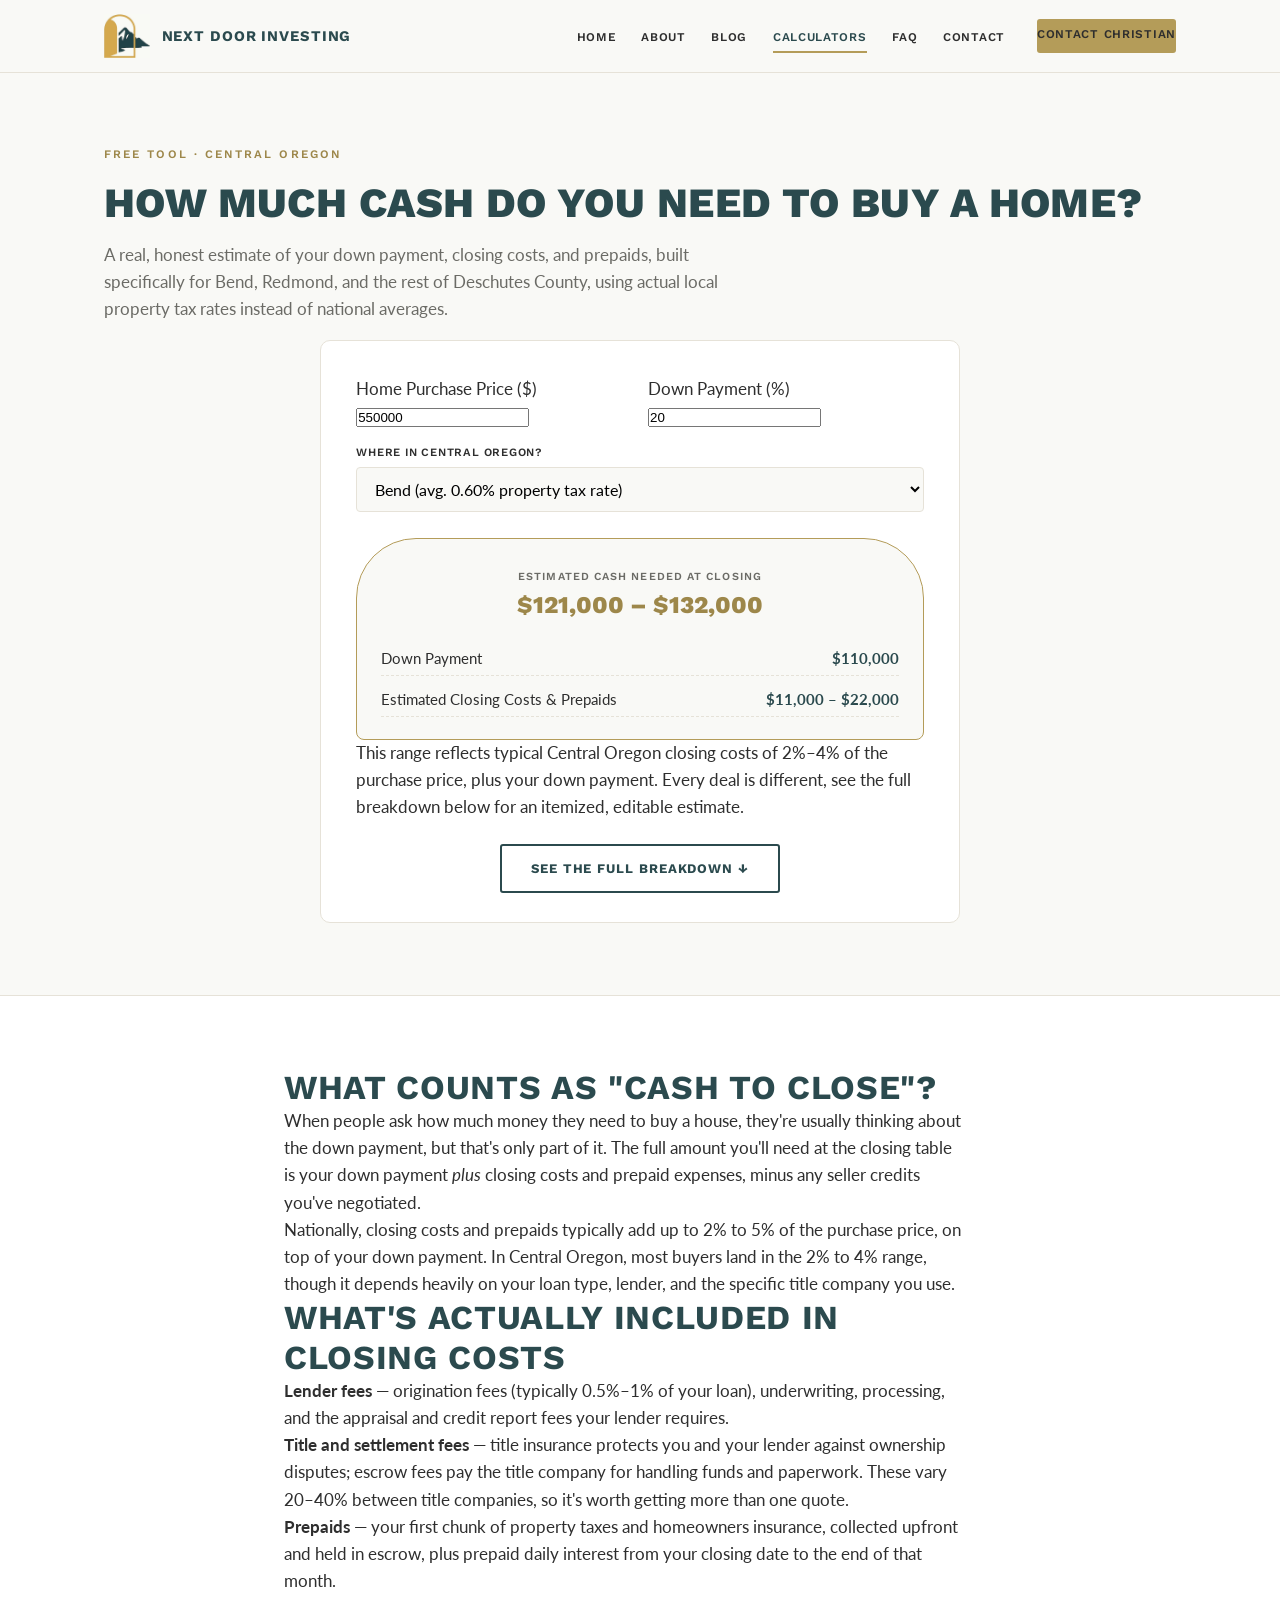
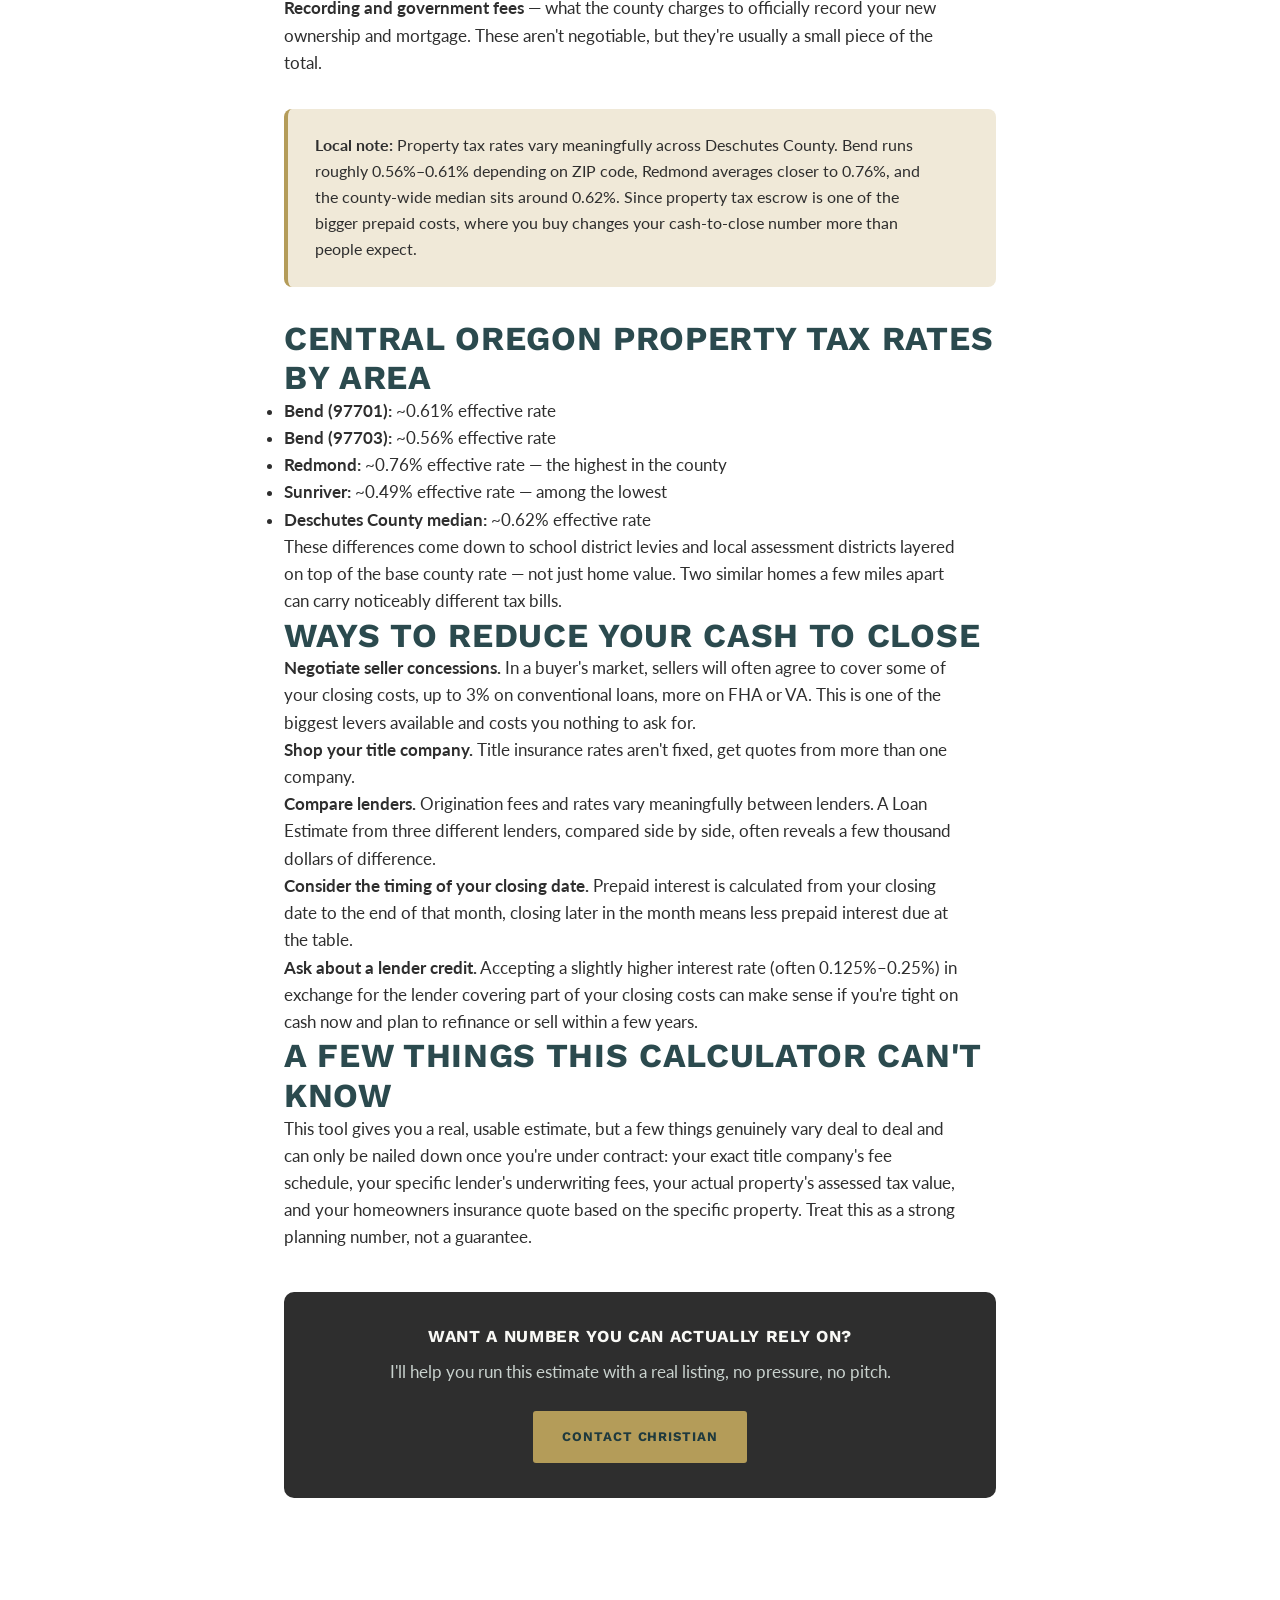
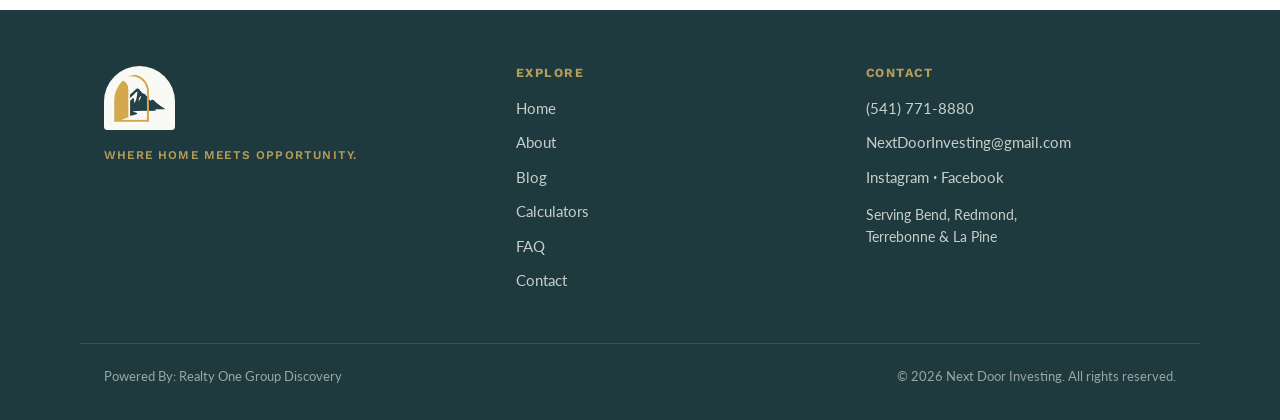
<file: cash-to-close-calculator.html>
<!DOCTYPE html>
<html lang="en">
<head>
  <link rel="icon" type="image/png" sizes="32x32" href="/assets/favicon-32x32.png"/>
  <!-- Google tag (gtag.js) -->
<script async src="https://www.googletagmanager.com/gtag/js?id=G-S4TYS4NQ2Z"></script>
<script>
  window.dataLayer = window.dataLayer || [];
  function gtag(){dataLayer.push(arguments);}
  gtag('js', new Date());

  gtag('config', 'G-S4TYS4NQ2Z');
</script>
<meta charset="UTF-8">
<meta name="viewport" content="width=device-width, initial-scale=1.0">
<link rel="icon" type="image/png" sizes="32x32" href="assets/favicon-32x32.png">
<link rel="icon" type="image/png" sizes="16x16" href="assets/favicon-16x16.png">
<link rel="apple-touch-icon" sizes="180x180" href="assets/apple-touch-icon.png">
<link rel="shortcut icon" href="assets/favicon.ico">
<title>How Much Cash Do You Need to Buy a Home? | Central Oregon Closing Cost Calculator</title>
<meta name="description" content="Free closing cost & cash-to-close calculator for Bend, Redmond, and Central Oregon home buyers. Estimate your down payment, closing costs, and prepaids with local Deschutes County tax rates.">
<link rel="canonical" href="https://selloregonhouses.com/cash-to-close-calculator.html">
<meta property="og:title" content="How Much Cash Do You Need to Buy a Home in Central Oregon?">
<meta property="og:description" content="Free closing cost & cash-to-close calculator built for Bend, Redmond, and Central Oregon buyers — with local property tax rates included.">
<meta property="og:type" content="website">
<meta property="og:image" content="https://selloregonhouses.com/assets/logo-full.png">
<meta name="twitter:card" content="summary_large_image">
<link rel="preconnect" href="https://fonts.googleapis.com">
<link rel="preconnect" href="https://fonts.gstatic.com" crossorigin>
<link href="https://fonts.googleapis.com/css2?family=Work+Sans:wght@500;600;700;800&family=Lato:wght@300;400;700&display=swap" rel="stylesheet">
<link rel="stylesheet" href="assets/site.css">
<script type="application/ld+json">
{
  "@context": "https://schema.org",
  "@type": "FAQPage",
  "mainEntity": [
    {
      "@type": "Question",
      "name": "How much cash do I need to buy a house in Central Oregon?",
      "acceptedAnswer": {
        "@type": "Answer",
        "text": "Most buyers need their down payment plus 2% to 5% of the purchase price for closing costs and prepaids. On a $550,000 home with 20% down, that's typically $121,000 to $135,000 total cash needed at closing, depending on the loan, lender, and title company."
      }
    },
    {
      "@type": "Question",
      "name": "What are average closing costs in Deschutes County, Oregon?",
      "acceptedAnswer": {
        "@type": "Answer",
        "text": "Closing costs in Deschutes County typically run 2% to 4% of the purchase price, covering lender fees, title insurance, escrow, appraisal, and recording fees. Property tax rates in the area average around 0.60% to 0.76% depending on the city and ZIP code."
      }
    },
    {
      "@type": "Question",
      "name": "What is the property tax rate in Bend, Oregon?",
      "acceptedAnswer": {
        "@type": "Answer",
        "text": "Bend's median effective property tax rate is approximately 0.60%, though it varies by ZIP code from about 0.56% to 0.61%. Redmond runs slightly higher at around 0.76%. Deschutes County's overall median is approximately 0.62%."
      }
    }
  ]
}
</script>
</head>
<body data-page="calculators" data-root="">
<a class="skip" href="#main">Skip to content</a>
<svg width="0" height="0" style="position:absolute" aria-hidden="true">
<defs>
<symbol id="i-pin" viewBox="0 0 24 24"><path d="M12 21s-7-5.6-7-11a7 7 0 0 1 14 0c0 5.4-7 11-7 11Z"/><circle cx="12" cy="10" r="2.6"/></symbol>
<symbol id="i-chart" viewBox="0 0 24 24"><path d="M4 4v16h16"/><path d="M7 14l4-4 3 3 5-6"/></symbol>
<symbol id="i-arrow" viewBox="0 0 24 24"><path d="M12 4v14M6 13l6 6 6-6"/></symbol>
</defs>
</svg>

<main id="main">

<section style="padding-bottom:1rem">
  <div class="wrap">
    <span class="eyebrow">Free Tool · Central Oregon</span>
    <h1 style="font-size:clamp(1.7rem,3.6vw,2.6rem)">How Much Cash Do You Need to Buy a Home?</h1>
    <p style="margin-top:.9rem;color:var(--muted);max-width:62ch">A real, honest estimate of your down payment, closing costs, and prepaids, built specifically for Bend, Redmond, and the rest of Deschutes County, using actual local property tax rates instead of national averages.</p>
  </div>
</section>

<section style="padding-top:0">
  <div class="wrap">
    <div style="max-width:640px;margin:0 auto;background:var(--white);border:1px solid var(--line);border-radius:10px;padding:2.2rem 2.2rem 1.8rem">

      <div class="in-row">
        <div><label for="s_price">Home Purchase Price ($)</label><input id="s_price" type="number" value="550000"></div>
        <div><label for="s_down">Down Payment (%)</label><input id="s_down" type="number" step="0.5" value="20"></div>
      </div>
      <div style="margin-top:.3rem">
        <label for="s_area" style="display:block;font-family:'Work Sans',sans-serif;font-weight:600;font-size:.7rem;letter-spacing:.07em;text-transform:uppercase;margin:.85rem 0 .3rem">Where in Central Oregon?</label>
        <select id="s_area" style="width:100%;padding:.7rem .85rem;border:1.5px solid var(--line);border-radius:4px;font-family:'Lato',sans-serif;font-size:1rem;background:var(--bg)">
          <option value="0.60">Bend (avg. 0.60% property tax rate)</option>
          <option value="0.76">Redmond (avg. 0.76% property tax rate)</option>
          <option value="0.62">Other Deschutes County (avg. 0.62% property tax rate)</option>
        </select>
      </div>

      <div class="calc-out" style="margin-top:1.6rem">
        <div class="lbl">Estimated Cash Needed at Closing</div>
        <div class="big" id="s_range" style="font-size:1.5rem">—</div>
        <div class="rows">
          <div><span>Down Payment</span><b id="s_down_out">—</b></div>
          <div><span>Estimated Closing Costs & Prepaids</span><b id="s_costs_out">—</b></div>
        </div>
      </div>
      <p class="note">This range reflects typical Central Oregon closing costs of 2%–4% of the purchase price, plus your down payment. Every deal is different, see the full breakdown below for an itemized, editable estimate.</p>

      <div style="text-align:center;margin-top:1.4rem">
        <button class="btn btn-outline" id="revealBtn" type="button" onclick="toggleDetail()">See the Full Breakdown ↓</button>
      </div>
    </div>
  </div>
</section>

<section id="detailSection" style="display:none;padding-top:0">
  <div class="wrap">
    <div class="calc" style="max-width:900px;margin:0 auto;border-top:5px solid var(--gold)">
      <h3>Full Itemized Breakdown</h3>
      <p class="sub">Adjust any assumption below to match your actual deal.</p>

      <div class="in-row">
        <div><label for="c2c_price">Purchase Price ($)</label><input id="c2c_price" type="number" value="550000"></div>
        <div><label for="c2c_down">Down Payment (%)</label><input id="c2c_down" type="number" step="0.5" value="20"></div>
      </div>
      <div class="in-row">
        <div><label for="c2c_rate">Interest Rate (%)</label><input id="c2c_rate" type="number" step="0.01" value="6.5"></div>
        <div><label for="c2c_term">Loan Term (Years)</label><input id="c2c_term" type="number" value="30"></div>
      </div>

      <p style="font-family:'Work Sans',sans-serif;font-weight:700;font-size:.72rem;letter-spacing:.08em;text-transform:uppercase;color:var(--forest);margin-top:1.6rem;margin-bottom:.2rem">Closing Costs — Lender & Title</p>
      <div class="in-row">
        <div><label for="c2c_orig">Loan Origination (% of loan)</label><input id="c2c_orig" type="number" step="0.1" value="1.0"></div>
        <div><label for="c2c_title">Title Insurance + Escrow Fee ($)</label><input id="c2c_title" type="number" value="2200"></div>
      </div>
      <div class="in-row">
        <div><label for="c2c_appr">Appraisal + Credit Report ($)</label><input id="c2c_appr" type="number" value="650"></div>
        <div><label for="c2c_rec">Recording + Misc. Fees ($)</label><input id="c2c_rec" type="number" value="250"></div>
      </div>

      <p style="font-family:'Work Sans',sans-serif;font-weight:700;font-size:.72rem;letter-spacing:.08em;text-transform:uppercase;color:var(--forest);margin-top:1.6rem;margin-bottom:.2rem">Prepaids & Escrow</p>
      <div class="in-row">
        <div><label for="c2c_tax">Annual Property Tax ($)</label><input id="c2c_tax" type="number" value="3300"></div>
        <div><label for="c2c_taxmo">Tax Months Collected Upfront</label><input id="c2c_taxmo" type="number" value="3"></div>
      </div>
      <div class="in-row">
        <div><label for="c2c_ins">Annual Homeowners Insurance ($)</label><input id="c2c_ins" type="number" value="1800"></div>
        <div><label for="c2c_days">Days of Prepaid Interest</label><input id="c2c_days" type="number" value="15"></div>
      </div>

      <p style="font-family:'Work Sans',sans-serif;font-weight:700;font-size:.72rem;letter-spacing:.08em;text-transform:uppercase;color:var(--forest);margin-top:1.6rem;margin-bottom:.2rem">Credits</p>
      <div><label for="c2c_credit">Seller Credit / Concession ($)</label><input id="c2c_credit" type="number" value="0"></div>

      <div class="calc-out">
        <div class="lbl">Estimated Cash Needed at Closing</div>
        <div class="big" id="c2c_total">—</div>
        <div class="rows">
          <div><span>Down Payment</span><b id="c2c_dp">—</b></div>
          <div><span>Closing Costs (Lender + Title)</span><b id="c2c_cc">—</b></div>
          <div><span>Prepaids & Escrow</span><b id="c2c_pp">—</b></div>
          <div><span>Seller Credit Applied</span><b id="c2c_creditout">—</b></div>
          <div><span>Loan Amount</span><b id="c2c_loan">—</b></div>
          <div><span>Estimated Monthly Payment (P&I)</span><b id="c2c_pmt">—</b></div>
        </div>
      </div>
      <p class="note">This is an estimate built from national and local Central Oregon averages, using editable assumptions. Actual costs vary by lender, title company, and loan type. Your Loan Estimate from a licensed lender is the accurate source once you're under contract.</p>
      <a class="talk" href="contact.html">Want help running your real numbers? Let's Talk →</a>
    </div>
  </div>
</section>

<section style="background:var(--white);border-top:1px solid var(--line)">
  <div class="wrap" style="max-width:760px">

    <h2>What Counts as "Cash to Close"?</h2>
    <p>When people ask how much money they need to buy a house, they're usually thinking about the down payment, but that's only part of it. The full amount you'll need at the closing table is your down payment <em>plus</em> closing costs and prepaid expenses, minus any seller credits you've negotiated.</p>
    <p>Nationally, closing costs and prepaids typically add up to 2% to 5% of the purchase price, on top of your down payment. In Central Oregon, most buyers land in the 2% to 4% range, though it depends heavily on your loan type, lender, and the specific title company you use.</p>

    <h2>What's Actually Included in Closing Costs</h2>
    <p><strong>Lender fees</strong> — origination fees (typically 0.5%–1% of your loan), underwriting, processing, and the appraisal and credit report fees your lender requires.</p>
    <p><strong>Title and settlement fees</strong> — title insurance protects you and your lender against ownership disputes; escrow fees pay the title company for handling funds and paperwork. These vary 20–40% between title companies, so it's worth getting more than one quote.</p>
    <p><strong>Prepaids</strong> — your first chunk of property taxes and homeowners insurance, collected upfront and held in escrow, plus prepaid daily interest from your closing date to the end of that month.</p>
    <p><strong>Recording and government fees</strong> — what the county charges to officially record your new ownership and mortgage. These aren't negotiable, but they're usually a small piece of the total.</p>

    <div class="article-callout">
      <p><strong>Local note:</strong> Property tax rates vary meaningfully across Deschutes County. Bend runs roughly 0.56%–0.61% depending on ZIP code, Redmond averages closer to 0.76%, and the county-wide median sits around 0.62%. Since property tax escrow is one of the bigger prepaid costs, where you buy changes your cash-to-close number more than people expect.</p>
    </div>

    <h2>Central Oregon Property Tax Rates by Area</h2>
    <ul>
      <li><strong>Bend (97701):</strong> ~0.61% effective rate</li>
      <li><strong>Bend (97703):</strong> ~0.56% effective rate</li>
      <li><strong>Redmond:</strong> ~0.76% effective rate — the highest in the county</li>
      <li><strong>Sunriver:</strong> ~0.49% effective rate — among the lowest</li>
      <li><strong>Deschutes County median:</strong> ~0.62% effective rate</li>
    </ul>
    <p>These differences come down to school district levies and local assessment districts layered on top of the base county rate — not just home value. Two similar homes a few miles apart can carry noticeably different tax bills.</p>

    <h2>Ways to Reduce Your Cash to Close</h2>
    
    <p><strong>Negotiate seller concessions.</strong> In a buyer's market, sellers will often agree to cover some of your closing costs, up to 3% on conventional loans, more on FHA or VA. This is one of the biggest levers available and costs you nothing to ask for.</p>
    <p><strong>Shop your title company.</strong> Title insurance rates aren't fixed, get quotes from more than one company.</p>
    <p><strong>Compare lenders.</strong> Origination fees and rates vary meaningfully between lenders. A Loan Estimate from three different lenders, compared side by side, often reveals a few thousand dollars of difference.</p>
    <p><strong>Consider the timing of your closing date.</strong> Prepaid interest is calculated from your closing date to the end of that month, closing later in the month means less prepaid interest due at the table.</p>
    <p><strong>Ask about a lender credit.</strong> Accepting a slightly higher interest rate (often 0.125%–0.25%) in exchange for the lender covering part of your closing costs can make sense if you're tight on cash now and plan to refinance or sell within a few years.</p>

    <h2>A Few Things This Calculator Can't Know</h2>
    <p>This tool gives you a real, usable estimate, but a few things genuinely vary deal to deal and can only be nailed down once you're under contract: your exact title company's fee schedule, your specific lender's underwriting fees, your actual property's assessed tax value, and your homeowners insurance quote based on the specific property. Treat this as a strong planning number, not a guarantee.</p>

    <div class="cta-inline">
      <h3>Want a number you can actually rely on?</h3>
      <p style="color:#C9D2CE;margin-bottom:1.2rem">I'll help you run this estimate with a real listing, no pressure, no pitch.</p>
      <a class="btn btn-gold" href="contact.html">Contact Christian</a>
    </div>

  </div>
</section>

</main>

<script src="assets/site.js"></script>
<script src="assets/calculators.js"></script>
<script>
/* ---------- Simple range estimator (top of page) ---------- */
function calcSimple(){
  const price = parseFloat(document.getElementById('s_price').value) || 0;
  const downPct = parseFloat(document.getElementById('s_down').value) || 0;
  const down = price * downPct / 100;

  const low = price * 0.02;
  const high = price * 0.04;

  document.getElementById('s_range').textContent = usd(down+low) + ' – ' + usd(down+high);
  document.getElementById('s_down_out').textContent = usd(down);
  document.getElementById('s_costs_out').textContent = usd(low) + ' – ' + usd(high);

  // Keep the detailed calculator in sync with the simple inputs
  const priceField = document.getElementById('c2c_price');
  const downField = document.getElementById('c2c_down');
  if (priceField) priceField.value = price;
  if (downField) downField.value = downPct;
  if (typeof calcC2C === 'function') calcC2C();
}
document.getElementById('s_price').addEventListener('input', calcSimple);
document.getElementById('s_down').addEventListener('input', calcSimple);
document.getElementById('s_area').addEventListener('change', function(){
  const rate = parseFloat(this.value);
  const price = parseFloat(document.getElementById('s_price').value) || 0;
  const taxField = document.getElementById('c2c_tax');
  if (taxField) taxField.value = Math.round(price * rate / 100);
  calcSimple();
  if (typeof calcC2C === 'function') calcC2C();
});
calcSimple();

/* ---------- Reveal full breakdown ---------- */
function toggleDetail(){
  const section = document.getElementById('detailSection');
  const btn = document.getElementById('revealBtn');
  const showing = section.style.display !== 'none';
  section.style.display = showing ? 'none' : 'block';
  btn.textContent = showing ? 'See the Full Breakdown ↓' : 'Hide Full Breakdown ↑';
  if(!showing){
    section.scrollIntoView({behavior:'smooth', block:'start'});
  }
}
</script>
</body>
</html>
</file>
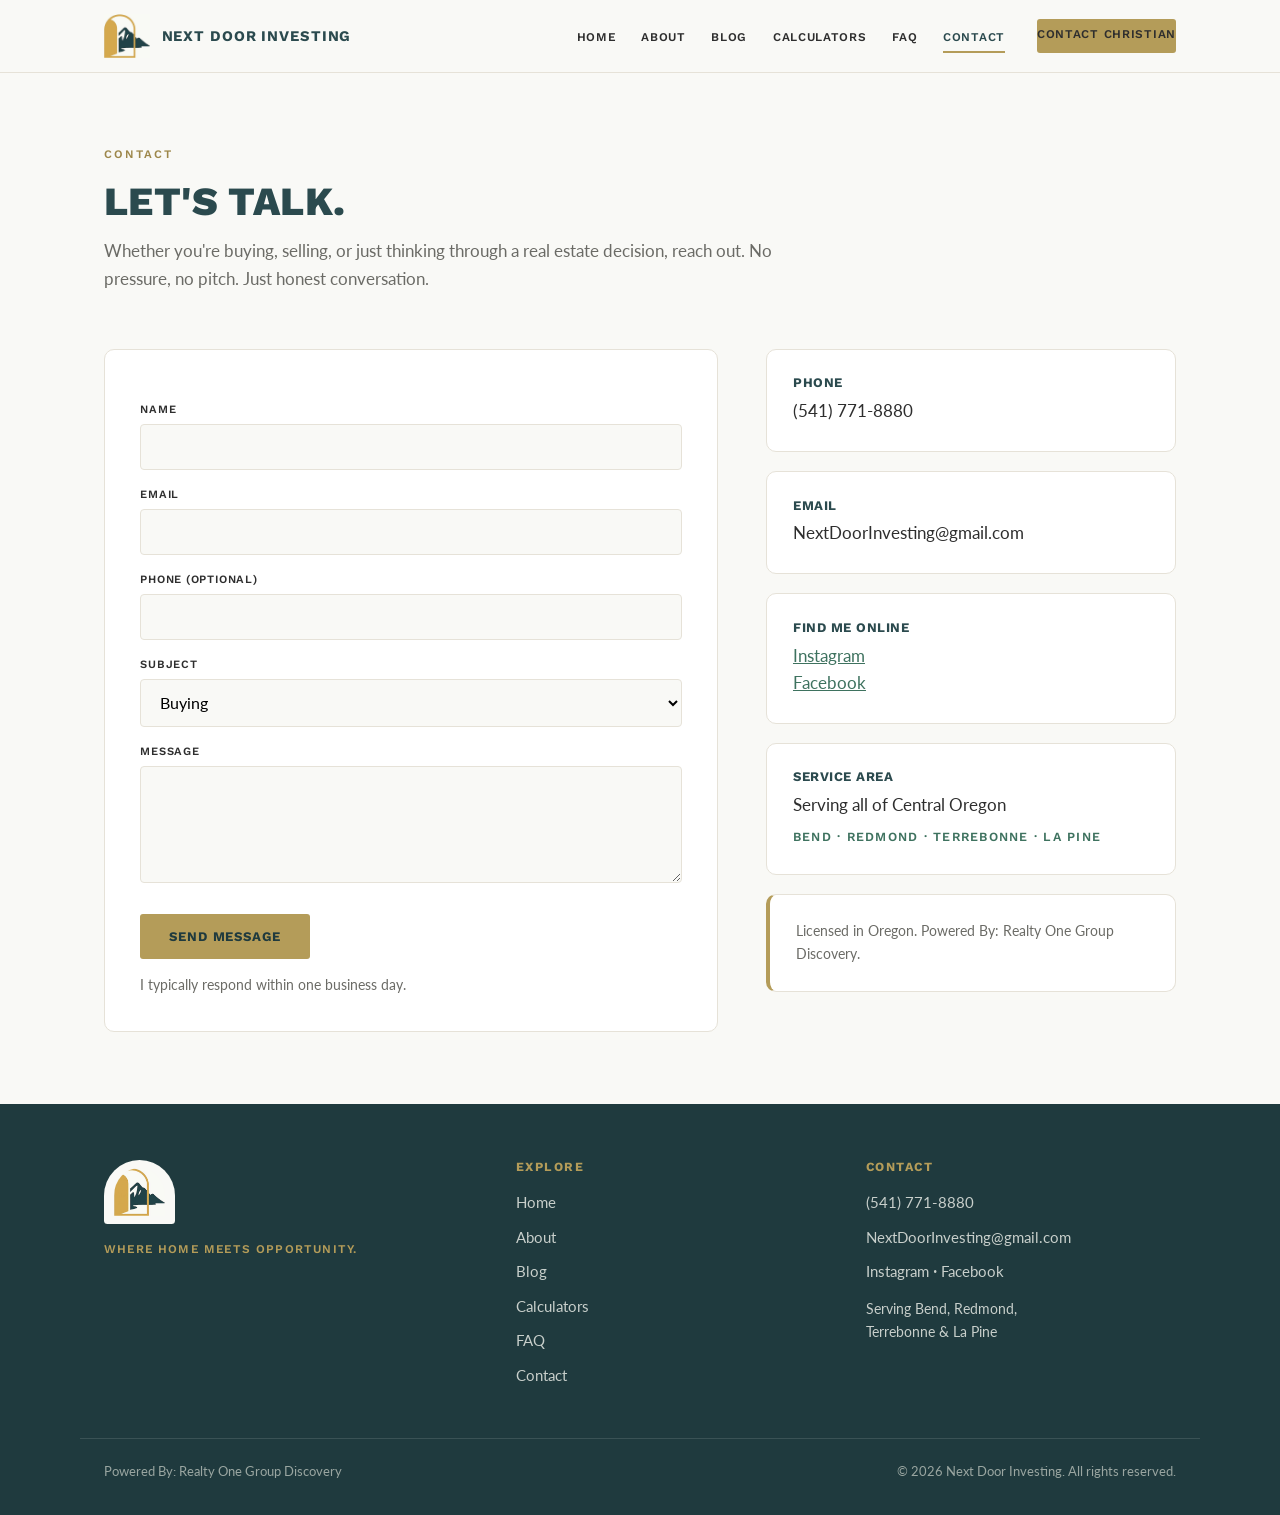
<file: contact.html>
<!DOCTYPE html>
<html lang="en">
<head>
  <!-- Google tag (gtag.js) -->
<script async src="https://www.googletagmanager.com/gtag/js?id=G-S4TYS4NQ2Z"></script>
<script>
  window.dataLayer = window.dataLayer || [];
  function gtag(){dataLayer.push(arguments);}
  gtag('js', new Date());

  gtag('config', 'G-S4TYS4NQ2Z');
</script>
<meta charset="UTF-8">
<meta name="viewport" content="width=device-width, initial-scale=1.0">
<title>Contact | Next Door Investing</title>
<meta name="description" content="Get in touch with Christian Lisignoli for honest, pressure-free real estate guidance in Central Oregon.">
<link rel="canonical" href="https://www.selloregonhouses.com/contact.html">
<meta property="og:title" content="Contact | Next Door Investing">
<meta property="og:description" content="Get in touch with Christian Lisignoli for honest, pressure-free real estate guidance in Central Oregon.">
<meta property="og:type" content="website">
<meta property="og:image" content="https://www.selloregonhouses.com/assets/logo-full.png">
<meta name="twitter:card" content="summary_large_image">
<link rel="preconnect" href="https://fonts.googleapis.com">
<link rel="preconnect" href="https://fonts.gstatic.com" crossorigin>
<link href="https://fonts.googleapis.com/css2?family=Work+Sans:wght@500;600;700;800&family=Lato:wght@300;400;700&display=swap" rel="stylesheet">
<link rel="stylesheet" href="assets/site.css">
<link rel="icon" type="image/png" sizes="32x32" href="/assets/favicon-32x32.png"/>
</head>
<body data-page="contact" data-root="">
<a class="skip" href="#main">Skip to content</a>
<svg width="0" height="0" style="position:absolute" aria-hidden="true">
<defs>
<symbol id="i-pin" viewBox="0 0 24 24"><path d="M12 21s-7-5.6-7-11a7 7 0 0 1 14 0c0 5.4-7 11-7 11Z"/><circle cx="12" cy="10" r="2.6"/></symbol>
<symbol id="i-chart" viewBox="0 0 24 24"><path d="M4 4v16h16"/><path d="M7 14l4-4 3 3 5-6"/></symbol>
<symbol id="i-hammer" viewBox="0 0 24 24"><path d="M14 5l5 5M3 21l8.5-8.5M11.5 12.5l-1.8-1.8a2 2 0 0 1 0-2.8l2.1-2.1a2 2 0 0 1 2.8 0l1.8 1.8a2 2 0 0 1 0 2.8l-2.1 2.1a2 2 0 0 1-2.8 0Z"/></symbol>
<symbol id="i-key" viewBox="0 0 24 24"><circle cx="8" cy="8" r="4"/><path d="M11 11l9 9M17 17l2-2M14.5 19.5l2-2"/></symbol>
<symbol id="i-hands" viewBox="0 0 24 24"><path d="M3 12l4-4 5 2 4-3 5 4"/><path d="M9.5 13.5l2.5 2.5a1.6 1.6 0 0 0 2.3 0l4.7-4.7"/><path d="M3 12v5M21 11v6"/></symbol>
<symbol id="i-duplex" viewBox="0 0 24 24"><path d="M3 21V10l4.5-4L12 10v11M12 21V10l4.5-4L21 10v11M3 21h18"/><path d="M6.2 14h2M15.2 14h2"/></symbol>
<symbol id="i-map" viewBox="0 0 24 24"><path d="M9 4 3 6v14l6-2 6 2 6-2V4l-6 2-6-2ZM9 4v14M15 6v14"/></symbol>
<symbol id="i-arrow" viewBox="0 0 24 24"><path d="M12 4v14M6 13l6 6 6-6"/></symbol>
</defs>
</svg>
<main id="main">

  <section style="padding-bottom:1rem">
    <div class="wrap">
      <span class="eyebrow">Contact</span>
      <h1 style="font-size:clamp(1.7rem,3.4vw,2.5rem)">Let's Talk.</h1>
      <p style="margin-top:.8rem;color:var(--muted)">Whether you're buying, selling, or just thinking through a real estate decision, reach out. No pressure, no pitch. Just honest conversation.</p>
    </div>
  </section>
  <section style="padding-top:0">
    <div class="wrap contact-grid">
      <div class="cform">
        <div id="formArea">
  <form id="contactForm">
    <label for="c_name">Name</label><input id="c_name" name="name" type="text" required>
    <label for="c_email">Email</label><input id="c_email" name="email" type="email" required>
    <label for="c_phone">Phone (Optional)</label><input id="c_phone" name="phone" type="tel">
    <label for="c_subj">Subject</label>
    <select id="c_subj" name="subject"><option>Buying</option><option>Selling</option><option>Investing</option><option>General Question</option></select>
    <label for="c_msg">Message</label><textarea id="c_msg" name="message" rows="5"></textarea>
    <p style="margin-top:1.4rem"><button class="btn btn-gold" type="button" onclick="sendForm()">Send Message</button></p>
    <p style="font-size:.85rem;color:var(--muted);margin-top:.9rem">I typically respond within one business day.</p>
  </form>
</div>
      </div>
      <div class="cinfo">
        <div class="block"><h3>Phone</h3><p>(541) 771-8880</p></div>
        <div class="block"><h3>Email</h3><p>NextDoorInvesting@gmail.com</p></div>
        <div class="block"><h3>Find Me Online</h3><p><a href="https://www.instagram.com/nextdoorinvesting/" target="_blank" rel="noopener">Instagram</a><br><a href="https://www.facebook.com/NextDoorInvesting/" target="_blank" rel="noopener">Facebook</a></p></div>
        <div class="block"><h3>Service Area</h3><p>Serving all of Central Oregon</p><p class="region" style="margin-top:.5rem">Bend · Redmond · Terrebonne · La Pine</p></div>
        <div class="block" style="border-left:4px solid var(--gold)"><p style="font-size:.85rem;color:var(--muted)">Licensed in Oregon. Powered By: Realty One Group Discovery.</p></div>
      </div>
    </div>
  </section>

</main>
<script src="assets/site.js"></script>
<script src="assets/contact-form.js"></script>
</body>
</html>
</file>
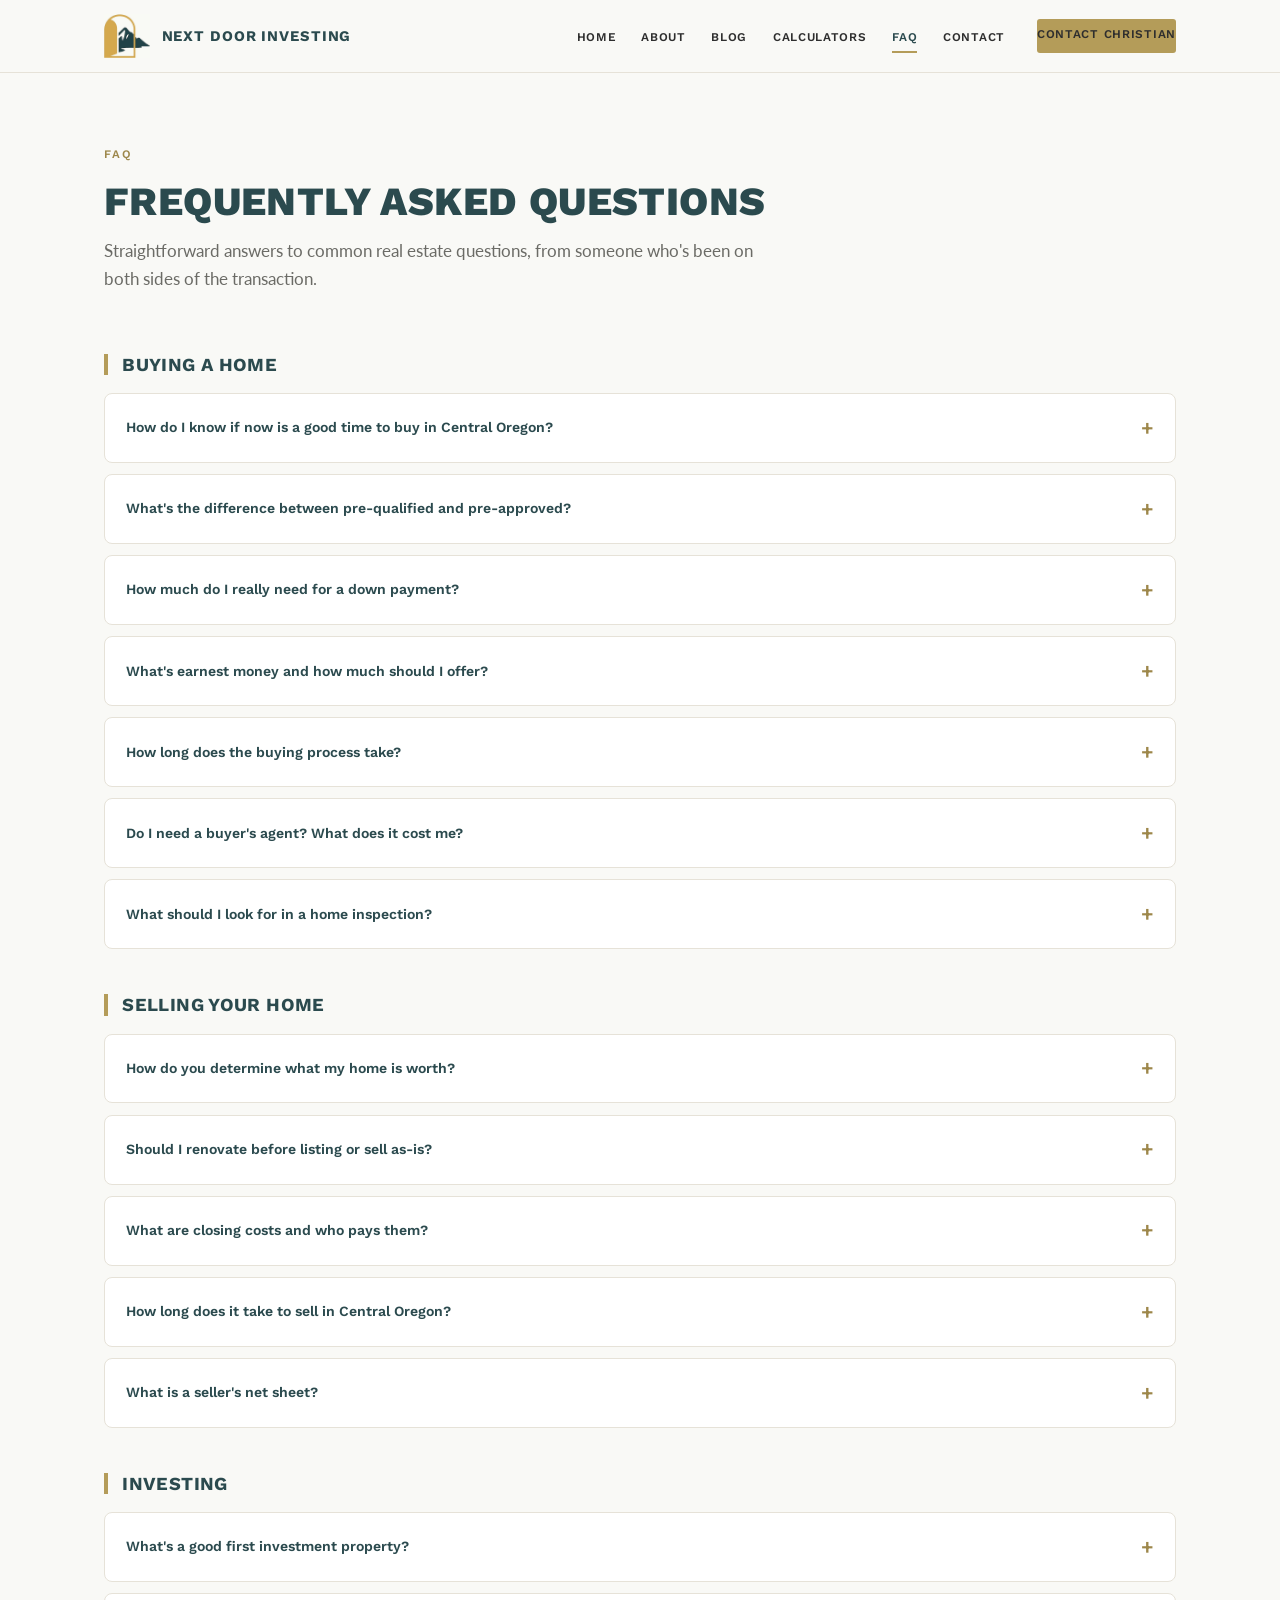
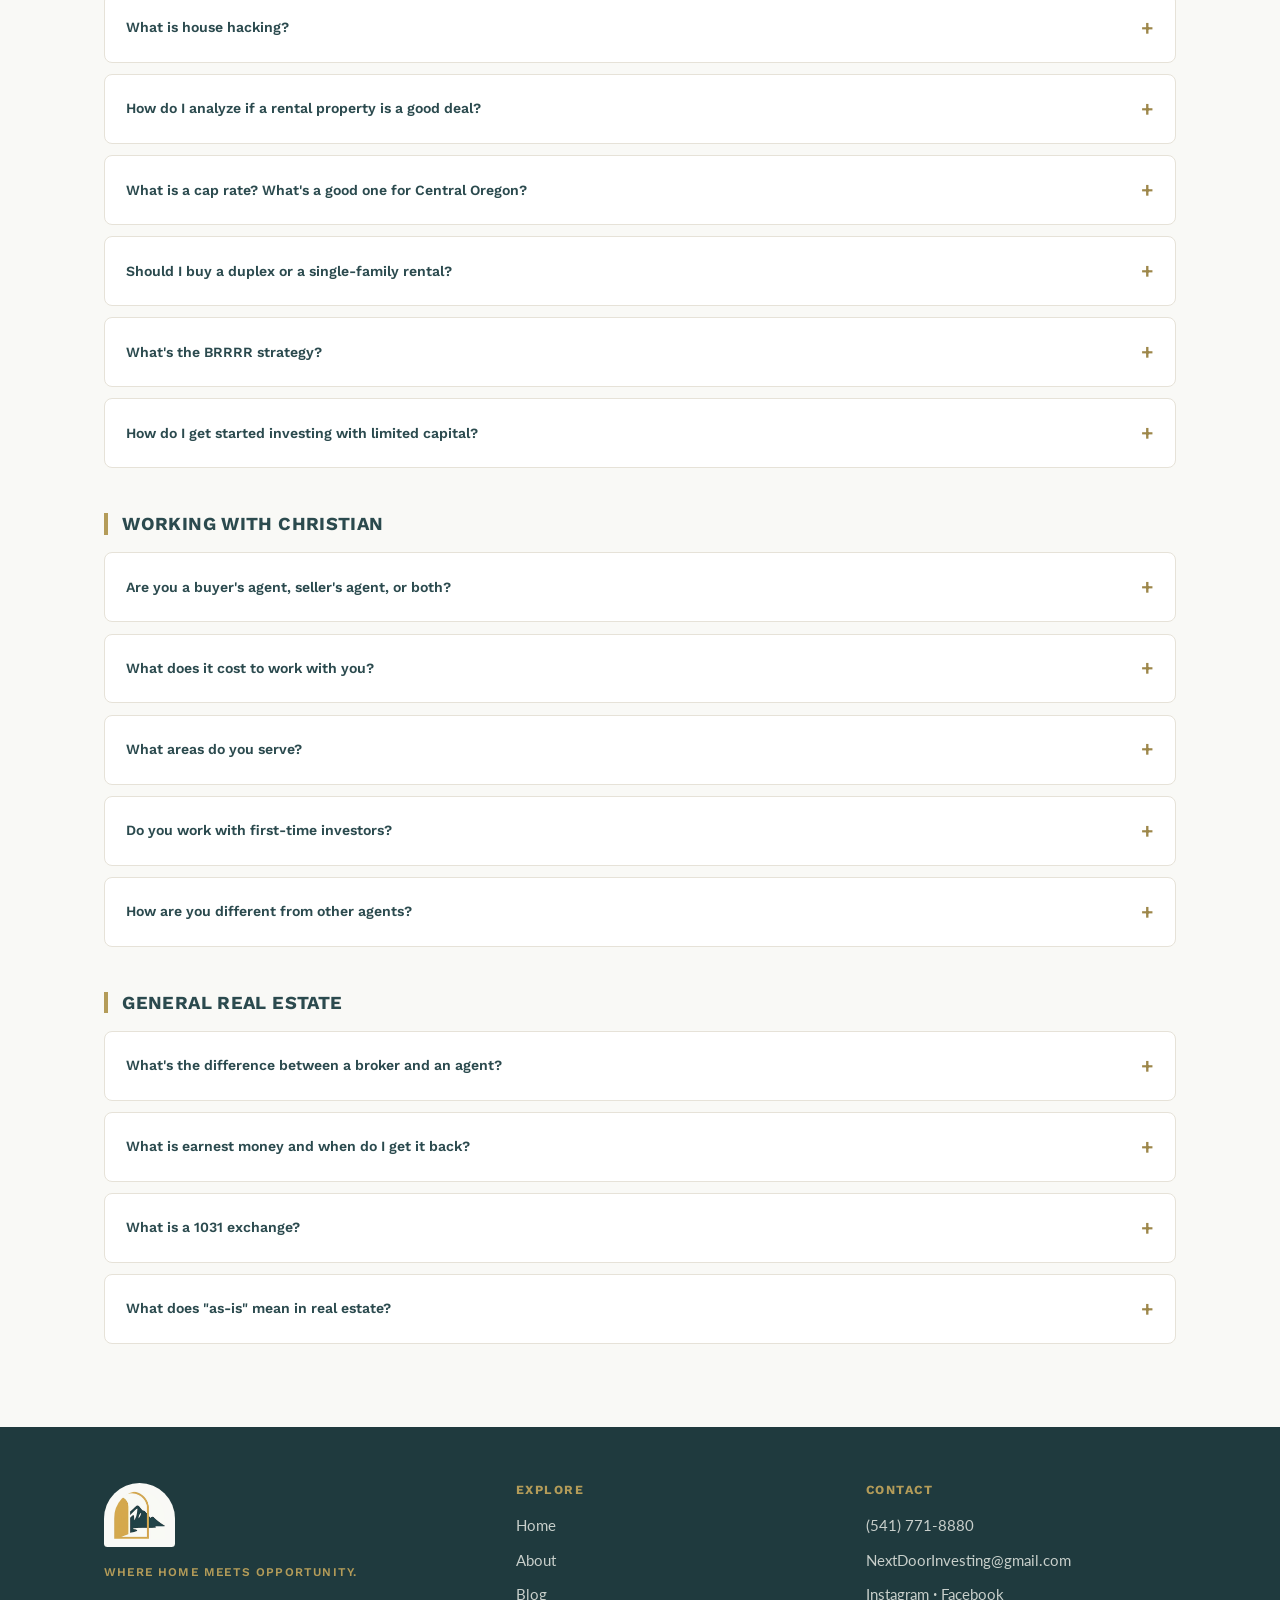
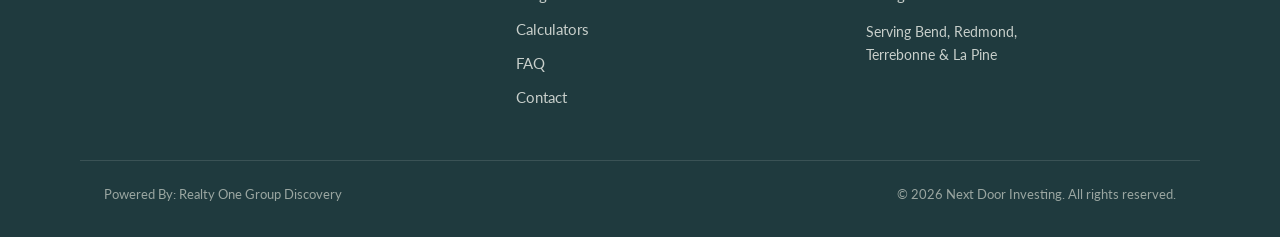
<file: faq.html>
<!DOCTYPE html>
<html lang="en">
<head>
  <!-- Google tag (gtag.js) -->
<script async src="https://www.googletagmanager.com/gtag/js?id=G-S4TYS4NQ2Z"></script>
<script>
  window.dataLayer = window.dataLayer || [];
  function gtag(){dataLayer.push(arguments);}
  gtag('js', new Date());

  gtag('config', 'G-S4TYS4NQ2Z');
</script>
<meta charset="UTF-8">
<meta name="viewport" content="width=device-width, initial-scale=1.0">
<title>FAQ | Next Door Investing</title>
<meta name="description" content="Straightforward answers to common questions about buying, selling, and investing in Central Oregon real estate.">
<link rel="canonical" href="https://www.selloregonhouses.com/faq.html">
<meta property="og:title" content="FAQ | Next Door Investing">
<meta property="og:description" content="Straightforward answers to common questions about buying, selling, and investing in Central Oregon real estate.">
<meta property="og:type" content="website">
<meta property="og:image" content="https://www.selloregonhouses.com/assets/logo-full.png">
<meta name="twitter:card" content="summary_large_image">
<link rel="preconnect" href="https://fonts.googleapis.com">
<link rel="preconnect" href="https://fonts.gstatic.com" crossorigin>
<link href="https://fonts.googleapis.com/css2?family=Work+Sans:wght@500;600;700;800&family=Lato:wght@300;400;700&display=swap" rel="stylesheet">
<link rel="stylesheet" href="assets/site.css">
<link rel="icon" type="image/png" sizes="32x32" href="/assets/favicon-32x32.png"/>
</head>
<body data-page="faq" data-root="">
<a class="skip" href="#main">Skip to content</a>
<svg width="0" height="0" style="position:absolute" aria-hidden="true">
<defs>
<symbol id="i-pin" viewBox="0 0 24 24"><path d="M12 21s-7-5.6-7-11a7 7 0 0 1 14 0c0 5.4-7 11-7 11Z"/><circle cx="12" cy="10" r="2.6"/></symbol>
<symbol id="i-chart" viewBox="0 0 24 24"><path d="M4 4v16h16"/><path d="M7 14l4-4 3 3 5-6"/></symbol>
<symbol id="i-hammer" viewBox="0 0 24 24"><path d="M14 5l5 5M3 21l8.5-8.5M11.5 12.5l-1.8-1.8a2 2 0 0 1 0-2.8l2.1-2.1a2 2 0 0 1 2.8 0l1.8 1.8a2 2 0 0 1 0 2.8l-2.1 2.1a2 2 0 0 1-2.8 0Z"/></symbol>
<symbol id="i-key" viewBox="0 0 24 24"><circle cx="8" cy="8" r="4"/><path d="M11 11l9 9M17 17l2-2M14.5 19.5l2-2"/></symbol>
<symbol id="i-hands" viewBox="0 0 24 24"><path d="M3 12l4-4 5 2 4-3 5 4"/><path d="M9.5 13.5l2.5 2.5a1.6 1.6 0 0 0 2.3 0l4.7-4.7"/><path d="M3 12v5M21 11v6"/></symbol>
<symbol id="i-duplex" viewBox="0 0 24 24"><path d="M3 21V10l4.5-4L12 10v11M12 21V10l4.5-4L21 10v11M3 21h18"/><path d="M6.2 14h2M15.2 14h2"/></symbol>
<symbol id="i-map" viewBox="0 0 24 24"><path d="M9 4 3 6v14l6-2 6 2 6-2V4l-6 2-6-2ZM9 4v14M15 6v14"/></symbol>
<symbol id="i-arrow" viewBox="0 0 24 24"><path d="M12 4v14M6 13l6 6 6-6"/></symbol>
</defs>
</svg>
<main id="main">

  <section style="padding-bottom:1rem">
    <div class="wrap">
      <span class="eyebrow">FAQ</span>
      <h1 style="font-size:clamp(1.7rem,3.4vw,2.5rem)">Frequently Asked Questions</h1>
      <p style="margin-top:.8rem;color:var(--muted)">Straightforward answers to common real estate questions, from someone who's been on both sides of the transaction.</p>
    </div>
  </section>
  <section style="padding-top:0">
    <div class="wrap">

      <div class="faq-cat">
        <h2>Buying a Home</h2>
        <details><summary>How do I know if now is a good time to buy in Central Oregon?</summary><div class="a"><p>The honest answer: it depends on your situation more than the market. If you plan to own for 5+ years, have stable income, and the monthly payment fits comfortably, timing the market matters less than time in the market. I'm happy to walk through current conditions in Bend, Redmond, or wherever you're looking. Find out what you can afford with the <a href="../../calculators.html">Home Affordability Calculator</a> on this site, it does this math instantly with your real figures.</p></div></details>
        <details><summary>What's the difference between pre-qualified and pre-approved?</summary><div class="a"><p>Pre-qualification is a quick estimate based on what you tell a lender. Pre-approval means the lender has verified your income, credit, and assets. In Central Oregon's market, sellers take pre-approved buyers far more seriously. I always recommend you get pre-approved before we start touring homes.</p></div></details>
        <details><summary>How much do I really need for a down payment?</summary><div class="a"><p>Less than most people think. Conventional loans go as low as 3–5% down, FHA is 3.5%, and VA/USDA can be 0% for those who qualify. 20% down avoids mortgage insurance, but waiting years to save 20% often costs more than the insurance would. Use my calculator here to find out how much you need.</p></div></details>
        <details><summary>What's earnest money and how much should I offer?</summary><div class="a"><p>Earnest money is a good-faith deposit that shows the seller you're serious — typically 1–2% of the purchase price here. It's held in escrow and applies toward your purchase at closing. With proper contingencies, it's protected if the deal falls through for covered reasons.</p></div></details>
        <details><summary>How long does the buying process take?</summary><div class="a"><p>Once you're under contract, plan on 30–45 days to close with financing. The search itself varies — some clients find the right home in two weeks, others take six months. I'd rather you take the time to buy the right property than rush into the wrong one.</p></div></details>
        <details><summary>Do I need a buyer's agent? What does it cost me?</summary><div class="a"><p>You're not required to have one, but going unrepresented in a significant negotiation rarely works in your favor. Buyer agent compensation is negotiable and we'll discuss it transparently up front — in many transactions the seller offers compensation, and we'll cover exactly how it works before you sign anything.</p></div></details>
        <details><summary>What should I look for in a home inspection?</summary><div class="a"><p>Focus on the expensive systems: roof, foundation, electrical, plumbing, HVAC, and drainage. Cosmetic issues are negotiating points; structural issues are decision points. Having renovated properties myself, I often spot concerns during showings — before you spend money on an inspection.</p></div></details>
      </div>

      <div class="faq-cat">
        <h2>Selling Your Home</h2>
        <details><summary>How do you determine what my home is worth?</summary><div class="a"><p>I run a comparative market analysis using recent sales of genuinely similar properties, then adjust for condition, location, lot, and upgrades. I'll also tell you what I think the market will bear right now — even if it's not the number you were hoping for. Honest pricing nets more than wishful pricing.</p></div></details>
        <details><summary>Should I renovate before listing or sell as-is?</summary><div class="a"><p>It depends on the renovation. Paint, flooring, and lighting usually return more than they cost. Full kitchen remodels before selling usually don't. As someone who renovates property, I'll give you a room-by-room read on what's worth doing and what isn't.</p></div></details>
        <details><summary>What are closing costs and who pays them?</summary><div class="a"><p>Closing costs include title insurance, escrow fees, prorated taxes, and lender fees. In Oregon, sellers typically pay for the owner's title policy and half of escrow; buyers pay lender costs and their half of escrow. Everything is negotiable in the offer. I'll prepare a net sheet so you know your actual proceeds before you accept anything.</p></div></details>
        <details><summary>How long does it take to sell in Central Oregon?</summary><div class="a"><p>Well-priced, well-presented homes in Bend and Redmond often go under contract within a few weeks. Overpriced homes sit — and sitting costs you negotiating leverage. Pricing strategy matters more than season.</p></div></details>
        <details><summary>What is a seller's net sheet?</summary><div class="a"><p>A line-item estimate of what you'll actually walk away with after your mortgage payoff, commissions, closing costs, and prorations. I prepare one before we list and update it with every offer, so you're always comparing real numbers — not just sale prices.</p></div></details>
      </div>

      <div class="faq-cat">
        <h2>Investing</h2>
        <details><summary>What's a good first investment property?</summary><div class="a"><p>For most people: something simple, rentable, and forgiving. A solid single-family home or duplex in a strong rental area, without major deferred maintenance. Your first deal teaches you how to operate — it doesn't need to be a home run, it needs to not be a disaster.</p></div></details>
        <details><summary>What is house hacking?</summary><div class="a"><p>Living in a property while renting out part of it — the other unit of a duplex, a basement apartment, an ADU, or spare rooms. Your tenants offset your mortgage, you qualify for owner-occupant financing (lower down payments), and you learn landlording with training wheels. It's one of the most accessible ways to start investing.</p></div></details>
        <details><summary>How do I analyze if a rental property is a good deal?</summary><div class="a"><p>Start with cash flow: rent minus ALL expenses (mortgage, taxes, insurance, maintenance, vacancy, management). Then look at cash-on-cash return, appreciation potential, and value-add opportunities. Try the calculators on this site — then let's pressure-test the assumptions together on a real property.</p></div></details>
        <details><summary>What is a cap rate? What's a good one for Central Oregon?</summary><div class="a"><p>Cap rate is net operating income divided by purchase price — the return if you paid all cash. Central Oregon cap rates are typically modest compared to Midwest markets because buyers also pay for appreciation, lifestyle demand, and rental strength. Here, the total return story matters more than the cap rate alone.</p></div></details>
        <details><summary>Should I buy a duplex or a single-family rental?</summary><div class="a"><p>Duplexes usually cash flow better and one vacancy doesn't zero your income. Single-family homes usually appreciate better and attract longer-term tenants. The right answer depends on your goals, capital, and how hands-on you want to be — this is one of my favorite conversations to have with clients.</p></div></details>
        <details><summary>What's the BRRRR strategy?</summary><div class="a"><p>Buy, Rehab, Rent, Refinance, Repeat. You buy a property below market value, renovate it, rent it out, then refinance based on the new higher value to pull your capital back out — and use it for the next deal. It works, but it depends on buying right and renovating on budget. Both are where experience matters.</p></div></details>
        <details><summary>How do I get started investing with limited capital?</summary><div class="a"><p>House hacking is usually the answer — owner-occupant loans allow 3.5–5% down on properties with up to four units. Other paths include partnering, seller financing, and buying a fixer-upper where sweat equity replaces capital. Limited money is a constraint, not a wall.</p></div></details>
      </div>

      <div class="faq-cat">
        <h2>Working With Christian</h2>
        <details><summary>Are you a buyer's agent, seller's agent, or both?</summary><div class="a"><p>Both. I represent buyers, sellers, and investors across Central Oregon. The negotiation experience from each side makes me better at the other.</p></div></details>
        <details><summary>What does it cost to work with you?</summary><div class="a"><p>Compensation is always discussed transparently before we sign anything. For sellers, commission is negotiated in the listing agreement. For buyers, we'll review the buyer representation agreement together and cover exactly how compensation works in your transaction. No surprises.</p></div></details>
        <details><summary>What areas do you serve?</summary><div class="a"><p>All of Central Oregon — with deepest expertise in Bend, Redmond, Terrebonne, and La Pine, including rural and acreage properties throughout Deschutes County.</p></div></details>
        <details><summary>Do you work with first-time investors?</summary><div class="a"><p>They're some of my favorite clients. I'd rather help you buy one smart first property than watch you learn expensive lessons alone. Expect education, honest analysis, and zero pressure.</p></div></details>
        <details><summary>How are you different from other agents?</summary><div class="a"><p>I actually invest. I own rental property, I've renovated homes myself, and I analyze every property — even primary residences — through an ownership and value lens. Most agents can open doors. I help you decide which doors are worth walking through.</p></div></details>
      </div>

      <div class="faq-cat">
        <h2>General Real Estate</h2>
        <details><summary>What's the difference between a broker and an agent?</summary><div class="a"><p>In Oregon, all licensees are technically brokers — there's no separate "agent" license. A principal broker has additional experience and licensing and can supervise other brokers. Practically, what matters most is your individual broker's experience and judgment.</p></div></details>
        <details><summary>What is earnest money and when do I get it back?</summary><div class="a"><p>It's your good-faith deposit, held in escrow. You get it back if the transaction fails for a reason covered by your contingencies — inspection, financing, appraisal. If you simply walk away without a covered reason, the seller may keep it. Contingencies exist to protect you; we'll structure them carefully.</p></div></details>
        <details><summary>What is a 1031 exchange?</summary><div class="a"><p>A tax-deferral tool that lets you sell an investment property and roll the proceeds into another investment property without paying capital gains tax now. Strict timelines apply (45 days to identify, 180 to close), and you'll need a qualified intermediary. I can coordinate the real estate side and connect you with the right professionals.</p></div></details>
        <details><summary>What does "as-is" mean in real estate?</summary><div class="a"><p>The seller won't make repairs — what you see is what you get. It does NOT mean you can't inspect; you can and absolutely should. "As-is" listings are often where value-add opportunity hides, if you can accurately estimate the repair costs. That's where my renovation background earns its keep.</p></div></details>
      </div>

    </div>
  </section>

</main>
<script src="assets/site.js"></script>

</body>
</html>
</file>
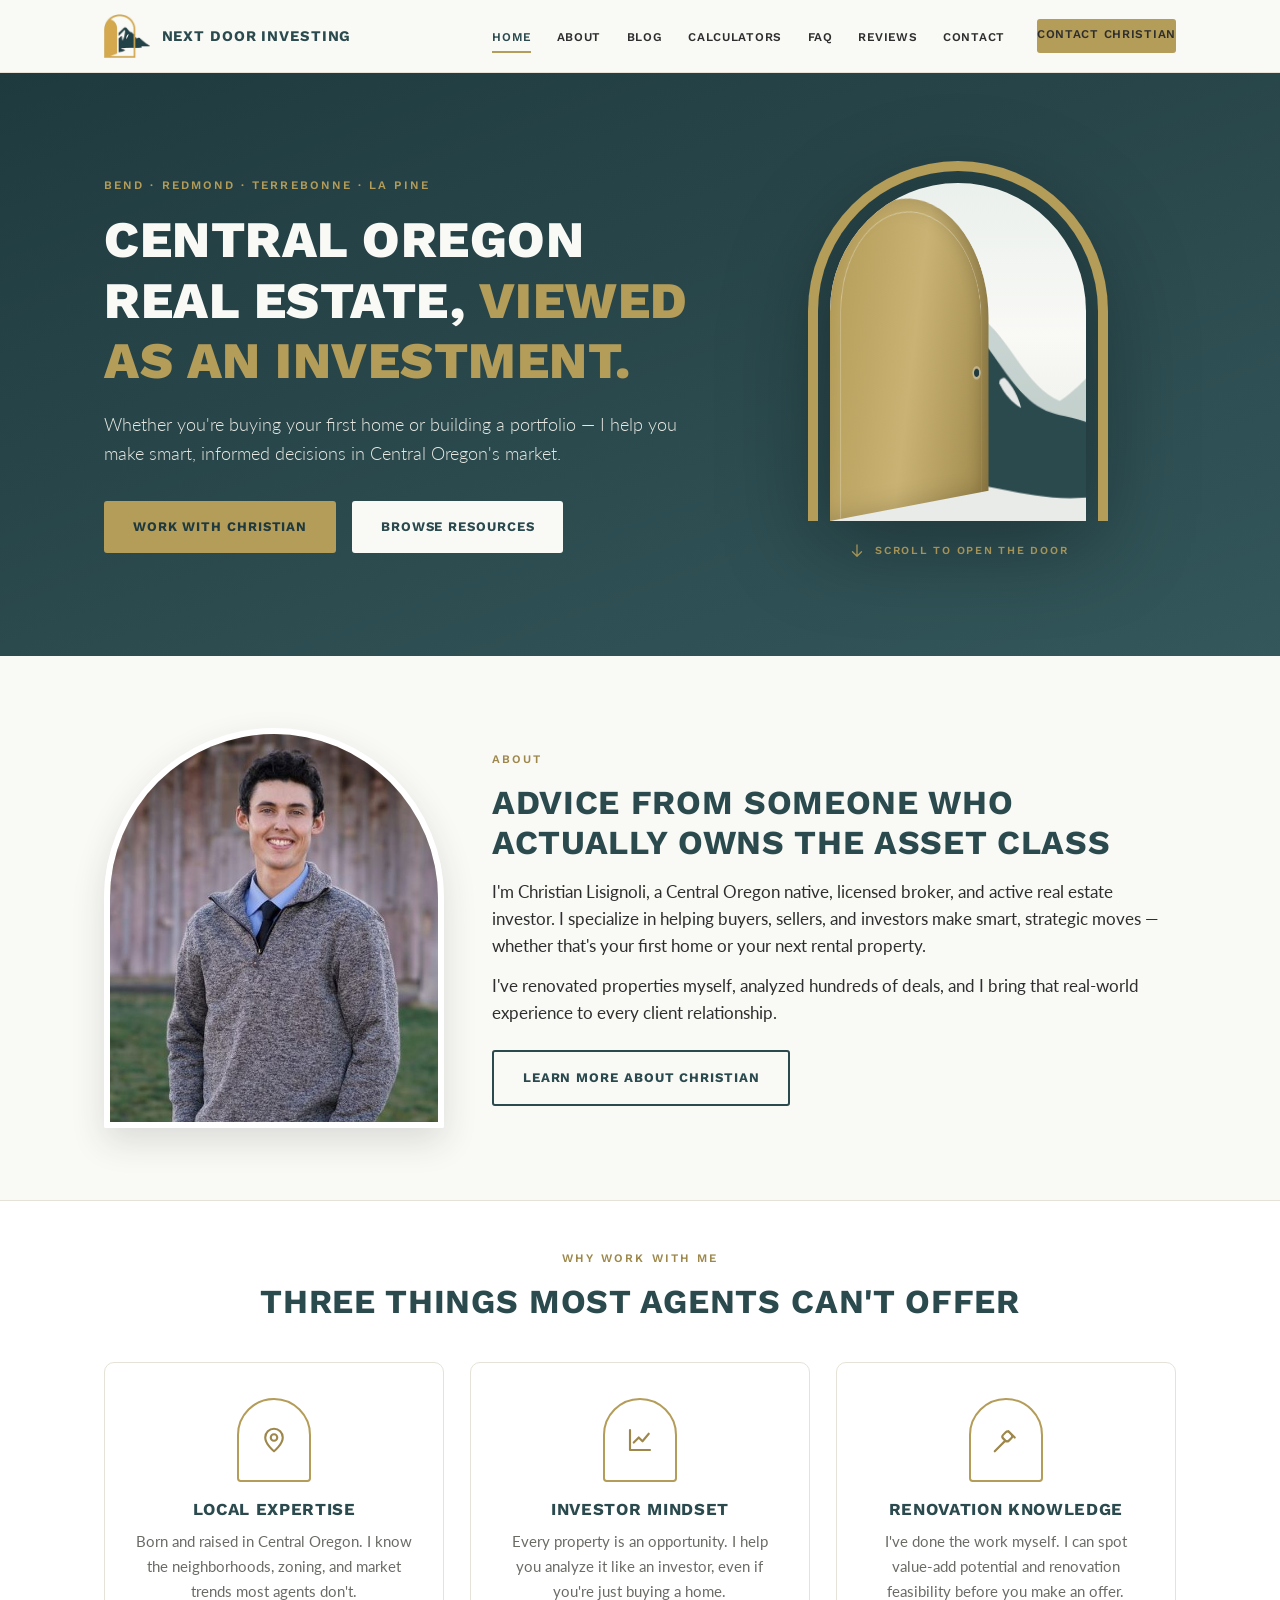
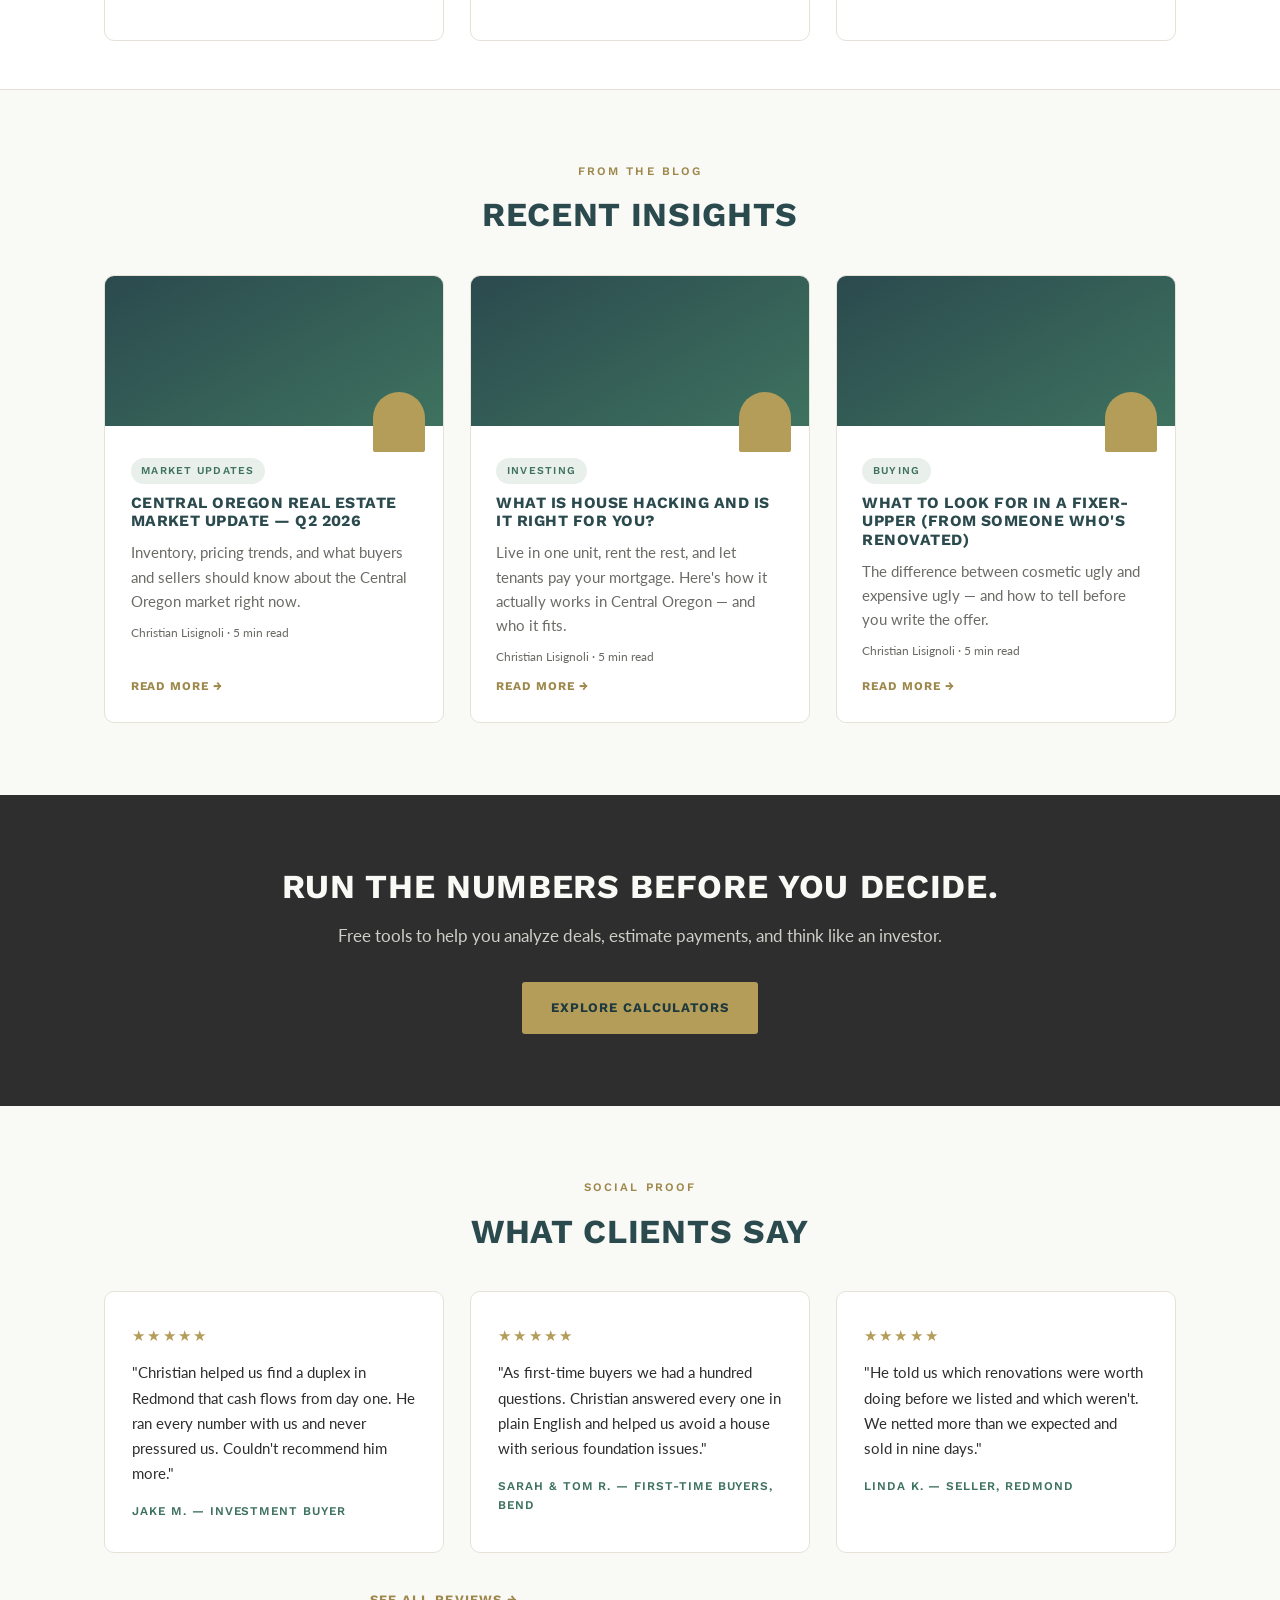
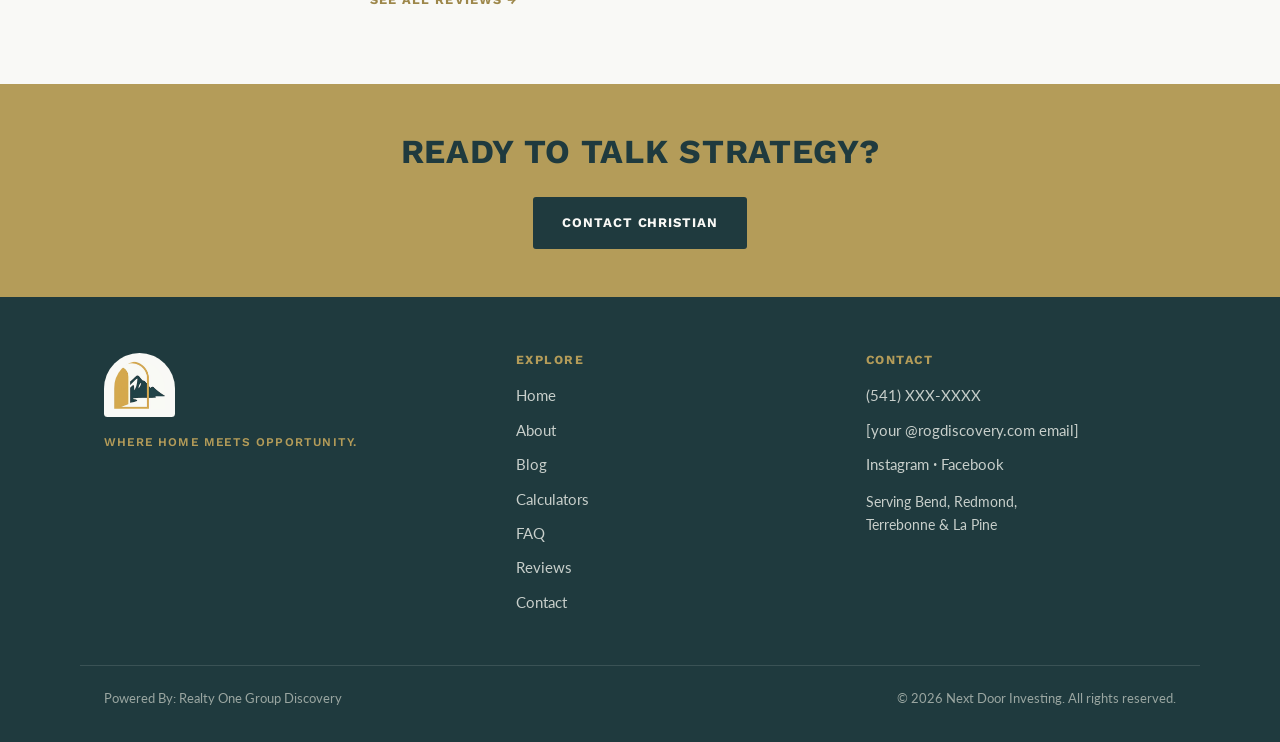
<file: v4-next-door-investing_website.html>
<!DOCTYPE html>
<html lang="en">
<head>
<meta charset="UTF-8">
<meta name="viewport" content="width=device-width, initial-scale=1.0">
<title>Next Door Investing | Central Oregon Real Estate, Viewed as an Investment</title>
<meta name="description" content="Christian Lisignoli — Central Oregon real estate broker and active investor serving Bend, Redmond, Terrebonne, and La Pine. Smart, educational guidance for buyers, sellers, and investors.">
<link rel="preconnect" href="https://fonts.googleapis.com">
<link rel="preconnect" href="https://fonts.gstatic.com" crossorigin>
<link href="https://fonts.googleapis.com/css2?family=Work+Sans:wght@500;600;700;800&family=Lato:wght@300;400;700&display=swap" rel="stylesheet">
<style>
:root{
  --gold:#B49C59;
  --gold-dark:#9D874A;
  --gold-soft:#F0E9D8;
  --teal:#2B4A4E;
  --teal-deep:#1F3A3E;
  --charcoal:#2E2E2E;
  --forest:#3E725F;
  --bg:#F9F9F6;
  --white:#FFFFFF;
  --line:#E6E2D8;
  --muted:#6B6B66;
}
*{margin:0;padding:0;box-sizing:border-box}
html{scroll-behavior:smooth}
body{font-family:'Lato',sans-serif;font-weight:400;color:var(--charcoal);background:var(--bg);line-height:1.65;font-size:16.5px}
h1,h2,h3,h4{font-family:'Work Sans',sans-serif;text-transform:uppercase;color:var(--teal);line-height:1.18}
h1{font-weight:800;letter-spacing:.01em}
h2{font-weight:700;font-size:clamp(1.5rem,3vw,2.1rem);letter-spacing:.02em}
h3{font-weight:700;font-size:1.05rem;letter-spacing:.04em}
p{max-width:68ch}
a{color:var(--forest)}
img{max-width:100%;display:block}
.wrap{max-width:1120px;margin:0 auto;padding:0 24px}
.eyebrow{font-family:'Work Sans',sans-serif;font-weight:600;text-transform:uppercase;letter-spacing:.18em;font-size:.72rem;color:var(--gold-dark);display:block;margin-bottom:.9rem}
.btn{display:inline-block;font-family:'Work Sans',sans-serif;font-weight:700;text-transform:uppercase;letter-spacing:.07em;font-size:.82rem;padding:.95rem 1.8rem;border-radius:3px;text-decoration:none;cursor:pointer;border:none;transition:transform .15s ease, box-shadow .15s ease}
.btn:focus-visible{outline:3px solid var(--forest);outline-offset:2px}
.btn-gold{background:var(--gold);color:var(--teal-deep)}
.btn-gold:hover{transform:translateY(-2px);box-shadow:0 8px 20px rgba(180,156,89,.35)}
.btn-outline{background:transparent;color:var(--teal);border:2px solid var(--teal)}
.btn-outline:hover{background:var(--teal);color:var(--bg)}
.btn-light{background:var(--bg);color:var(--teal)}
.btn-light:hover{transform:translateY(-2px)}

/* ---------- Nav ---------- */
header{position:sticky;top:0;z-index:50;background:rgba(249,249,246,.94);backdrop-filter:blur(8px);border-bottom:1px solid var(--line)}
.nav{display:flex;align-items:center;justify-content:space-between;height:72px}
.nav-logo{display:flex;align-items:center;gap:.7rem;text-decoration:none}
.nav-logo img{height:44px;width:auto}
.nav-logo span{font-family:'Work Sans',sans-serif;font-weight:700;text-transform:uppercase;letter-spacing:.06em;font-size:.92rem;color:var(--teal)}
.nav-links{display:flex;align-items:center;gap:1.6rem;list-style:none}
.nav-links a{font-family:'Work Sans',sans-serif;font-weight:600;text-transform:uppercase;letter-spacing:.06em;font-size:.74rem;color:var(--charcoal);text-decoration:none;padding:.4rem 0;border-bottom:2px solid transparent}
.nav-links a:hover,.nav-links a.active{color:var(--teal);border-bottom-color:var(--gold)}
.nav-cta{margin-left:.4rem;padding:.7rem 1.2rem;font-size:.74rem}
.hamburger{display:none;background:none;border:none;cursor:pointer;padding:8px}
.hamburger span{display:block;width:24px;height:2.5px;background:var(--teal);margin:5px 0;transition:.2s}
@media(max-width:920px){
  .nav-links{position:fixed;inset:72px 0 auto 0;background:var(--bg);flex-direction:column;gap:0;padding:1rem 0 1.5rem;border-bottom:1px solid var(--line);display:none}
  .nav-links.open{display:flex}
  .nav-links li{width:100%;text-align:center}
  .nav-links a{display:block;padding:.85rem 0}
  .hamburger{display:block}
}

/* ---------- Page switching ---------- */
.page{display:none}
.page.active{display:block;animation:fadein .35s ease}
@keyframes fadein{from{opacity:0;transform:translateY(8px)}to{opacity:1;transform:none}}
@media(prefers-reduced-motion:reduce){.page.active{animation:none}.btn:hover{transform:none}}

/* ---------- Hero ---------- */
.hero{position:relative;background:linear-gradient(160deg,var(--teal-deep) 0%,var(--teal) 55%,#33575B 100%);color:var(--bg);overflow:hidden}
.hero .wrap{display:grid;grid-template-columns:1.15fr .85fr;gap:3rem;align-items:center;padding-top:5.5rem;padding-bottom:5.5rem}
.hero h1{color:var(--bg);font-size:clamp(2rem,4.4vw,3.2rem);margin-bottom:1.2rem}
.hero h1 em{font-style:normal;color:var(--gold)}
.hero p{font-size:1.12rem;font-weight:300;color:#E8E8E2;margin-bottom:2rem}
.hero-ctas{display:flex;gap:1rem;flex-wrap:wrap}
/* ---- Interactive door (logo brought to life) ---- */
.door-scene{justify-self:center;text-align:center;perspective:1100px}
.arch-outer{width:min(300px,72vw);aspect-ratio:300/360;border:10px solid var(--gold);border-bottom:none;border-radius:999px 999px 0 0;padding:12px 12px 0;background:transparent;filter:drop-shadow(0 22px 44px rgba(0,0,0,.35))}
.arch-inner{position:relative;width:100%;height:100%;border-radius:999px 999px 0 0;overflow:hidden;background:linear-gradient(180deg,#EAF0EC 0%,#F9F9F6 45%,#E4E9E2 100%);perspective:900px}
.mtn{position:absolute;left:-12%;right:-12%;bottom:0;width:124%;height:78%;will-change:transform}
.mtn-back{height:88%;opacity:.55}
.door{position:absolute;inset:0;background:linear-gradient(100deg,var(--gold) 0%,#C9B273 48%,var(--gold-dark) 100%);border-radius:999px 999px 0 0;transform-origin:left center;transform:rotateY(12deg);will-change:transform;box-shadow:inset -14px 0 28px rgba(0,0,0,.18)}
.door::after{content:'';position:absolute;inset:14px 14px 0;border:1.5px solid rgba(249,249,246,.4);border-bottom:none;border-radius:999px 999px 0 0}
.knob{position:absolute;right:18px;top:56%;width:10px;height:10px;border-radius:50%;background:var(--teal-deep);box-shadow:0 0 0 3px rgba(249,249,246,.35)}
.scroll-hint{margin-top:1.3rem;display:inline-flex;align-items:center;gap:.55rem;font-family:'Work Sans',sans-serif;font-weight:600;font-size:.68rem;letter-spacing:.16em;text-transform:uppercase;color:var(--gold);opacity:.9;transition:opacity .4s}
.scroll-hint .icon{width:18px;height:18px;animation:bob 1.8s ease-in-out infinite}
.scroll-hint.gone{opacity:0}
@keyframes bob{0%,100%{transform:translateY(0)}50%{transform:translateY(5px)}}
@media(prefers-reduced-motion:reduce){.scroll-hint .icon{animation:none}.door{transform:rotateY(78deg)!important}.mtn{transform:none!important}}
@media(max-width:820px){.door-scene{margin-top:.5rem}}
.hero-mountains{position:absolute;bottom:-2px;left:0;right:0;height:90px;opacity:.18;pointer-events:none}
@media(max-width:820px){.hero .wrap{grid-template-columns:1fr;padding-top:3.5rem;padding-bottom:3.5rem}}

/* ---------- Sections ---------- */
section{padding:4.5rem 0}
.section-tight{padding:3rem 0}
.center{text-align:center}
.center p{margin-left:auto;margin-right:auto}

/* Arch motif — the signature element */
.arch{border-radius:999px 999px 10px 10px;overflow:hidden}
.arch-frame{width:74px;height:84px;border-radius:60px 60px 6px 6px;border:2.5px solid var(--gold);display:flex;align-items:center;justify-content:center;margin:0 auto 1.1rem;background:var(--white)}
.icon{width:30px;height:30px;fill:none;stroke:var(--gold-dark);stroke-width:1.7;stroke-linecap:round;stroke-linejoin:round}

/* About snapshot */
.about-snap{display:grid;grid-template-columns:340px 1fr;gap:3rem;align-items:center}
.about-photo{aspect-ratio:340/400;background:linear-gradient(170deg,var(--gold-soft),#DCD4BD);position:relative;border:6px solid var(--white);box-shadow:0 14px 34px rgba(46,46,46,.14)}
.about-photo img{width:100%;height:100%;object-fit:cover;object-position:top center}
@media(max-width:820px){.about-snap{grid-template-columns:1fr}.about-photo{max-width:300px;margin:0 auto}}

/* Pillars */
.pillars{display:grid;grid-template-columns:repeat(3,1fr);gap:1.6rem;margin-top:2.5rem}
.pillar{background:var(--white);border:1px solid var(--line);border-radius:10px;padding:2.2rem 1.7rem;text-align:center}
.pillar h3{margin-bottom:.6rem}
.pillar p{font-size:.95rem;color:var(--muted)}
@media(max-width:820px){.pillars{grid-template-columns:1fr}}

/* Cards */
.cards{display:grid;grid-template-columns:repeat(3,1fr);gap:1.6rem;margin-top:2.5rem}
@media(max-width:820px){.cards{grid-template-columns:1fr}}
.card{background:var(--white);border:1px solid var(--line);border-radius:10px;overflow:hidden;display:flex;flex-direction:column}
.card-img{height:150px;background:linear-gradient(150deg,var(--teal),var(--forest));position:relative}
.card-img::after{content:'';position:absolute;right:18px;bottom:-26px;width:52px;height:60px;border-radius:40px 40px 4px 4px;background:var(--gold)}
.card-body{padding:2rem 1.6rem 1.6rem;display:flex;flex-direction:column;gap:.6rem;flex:1}
.tag{align-self:flex-start;font-family:'Work Sans',sans-serif;font-weight:600;font-size:.66rem;letter-spacing:.12em;text-transform:uppercase;color:var(--forest);background:#E9F0EC;padding:.28rem .65rem;border-radius:99px}
.card h3{font-size:.98rem;letter-spacing:.03em}
.card p{font-size:.92rem;color:var(--muted)}
.card a.more{font-family:'Work Sans',sans-serif;font-weight:700;font-size:.74rem;letter-spacing:.08em;text-transform:uppercase;text-decoration:none;color:var(--gold-dark);margin-top:auto}
.card a.more:hover{color:var(--teal)}

/* Dark CTA band */
.band-dark{background:var(--charcoal);color:var(--bg);text-align:center}
.band-dark h2{color:var(--bg)}
.band-dark p{color:#CFCFC9;margin:1rem auto 2rem}
.band-gold{background:var(--gold);text-align:center}
.band-gold h2{color:var(--teal-deep);margin-bottom:1.6rem}

/* Testimonials */
.quote-cards{display:grid;grid-template-columns:repeat(auto-fit,minmax(280px,1fr));gap:1.6rem;margin-top:2.5rem}
.quote{background:var(--white);border:1px solid var(--line);border-radius:10px;padding:1.9rem 1.7rem}
.stars{color:var(--gold);letter-spacing:.15em;font-size:.95rem;margin-bottom:.8rem}
.quote p{font-size:.95rem;color:var(--charcoal)}
.quote .who{margin-top:1rem;font-family:'Work Sans',sans-serif;font-weight:600;font-size:.74rem;letter-spacing:.08em;text-transform:uppercase;color:var(--forest)}

/* Stats */
.stats{display:grid;grid-template-columns:repeat(3,1fr);gap:1.6rem;text-align:center;margin-top:2.5rem}
.stat{background:var(--white);border:1px solid var(--line);border-radius:10px;padding:2rem 1rem}
.stat .num{font-family:'Work Sans',sans-serif;font-weight:800;font-size:2rem;color:var(--gold-dark)}
.stat .lbl{font-size:.85rem;color:var(--muted);text-transform:uppercase;letter-spacing:.07em;font-family:'Work Sans',sans-serif;font-weight:600}
@media(max-width:700px){.stats{grid-template-columns:1fr}}

/* Specialties grid */
.spec-grid{display:grid;grid-template-columns:repeat(3,1fr);gap:1.6rem;margin-top:2.5rem}
@media(max-width:820px){.spec-grid{grid-template-columns:1fr 1fr}}
@media(max-width:560px){.spec-grid{grid-template-columns:1fr}}
.spec{background:var(--white);border:1px solid var(--line);border-radius:10px;padding:1.9rem 1.5rem;text-align:center}
.spec h3{font-size:.88rem;margin-top:.2rem}

/* Blog */
.filter-bar{display:flex;flex-wrap:wrap;gap:.6rem;margin:2rem 0 1rem}
.filter-bar button{font-family:'Work Sans',sans-serif;font-weight:600;font-size:.72rem;letter-spacing:.08em;text-transform:uppercase;padding:.5rem 1rem;border-radius:99px;border:1.5px solid var(--line);background:var(--white);color:var(--charcoal);cursor:pointer}
.filter-bar button.on{background:var(--teal);border-color:var(--teal);color:var(--bg)}
.newsletter{background:var(--white);border:1px solid var(--line);border-radius:10px;padding:2.2rem;margin-top:3rem;display:grid;grid-template-columns:1fr auto;gap:2rem;align-items:center}
@media(max-width:760px){.newsletter{grid-template-columns:1fr}}
.newsletter form{display:flex;gap:.7rem;flex-wrap:wrap}
.newsletter input{padding:.85rem 1rem;border:1.5px solid var(--line);border-radius:4px;font-family:'Lato',sans-serif;font-size:.95rem;min-width:170px}

/* Calculators */
.calc-grid{display:grid;grid-template-columns:1fr 1fr;gap:1.8rem;margin-top:2.5rem}
@media(max-width:920px){.calc-grid{grid-template-columns:1fr}}
.calc{background:var(--white);border:1px solid var(--line);border-radius:10px;padding:2.1rem 1.9rem;border-top:5px solid var(--gold)}
.calc h3{margin-bottom:.4rem}
.calc .sub{font-size:.88rem;color:var(--muted);margin-bottom:1.4rem}
.calc label{display:block;font-family:'Work Sans',sans-serif;font-weight:600;font-size:.7rem;letter-spacing:.07em;text-transform:uppercase;color:var(--charcoal);margin:.85rem 0 .3rem}
.calc input{width:100%;padding:.7rem .85rem;border:1.5px solid var(--line);border-radius:4px;font-family:'Lato',sans-serif;font-size:1rem;background:var(--bg)}
.calc input:focus{outline:2px solid var(--gold);border-color:var(--gold)}
.in-row{display:grid;grid-template-columns:1fr 1fr;gap:1rem}
.calc-out{margin-top:1.5rem;background:var(--bg);border:1.5px solid var(--gold);border-radius:60px 60px 8px 8px;padding:1.8rem 1.5rem 1.4rem;text-align:center}
.calc-out .big{font-family:'Work Sans',sans-serif;font-weight:800;font-size:1.7rem;color:var(--gold-dark)}
.calc-out .lbl{font-family:'Work Sans',sans-serif;font-weight:600;font-size:.68rem;letter-spacing:.1em;text-transform:uppercase;color:var(--muted)}
.calc-out .rows{margin-top:1rem;display:grid;gap:.35rem;text-align:left}
.calc-out .rows div{display:flex;justify-content:space-between;font-size:.92rem;border-bottom:1px dashed var(--line);padding:.3rem 0}
.calc-out .rows b{color:var(--teal)}
.calc .note{font-size:.8rem;color:var(--muted);margin-top:1rem;font-style:italic}
.calc .talk{margin-top:1.1rem;display:block;font-family:'Work Sans',sans-serif;font-weight:700;font-size:.74rem;letter-spacing:.08em;text-transform:uppercase;color:var(--gold-dark);text-decoration:none}
.calc .talk:hover{color:var(--teal)}

/* FAQ */
.faq-cat{margin-top:2.8rem}
.faq-cat h2{font-size:1.15rem;border-left:4px solid var(--gold);padding-left:.9rem;margin-bottom:1.1rem}
details{background:var(--white);border:1px solid var(--line);border-radius:8px;margin-bottom:.7rem;overflow:hidden}
summary{cursor:pointer;padding:1.05rem 1.3rem;font-family:'Work Sans',sans-serif;font-weight:600;font-size:.88rem;color:var(--teal);list-style:none;display:flex;justify-content:space-between;align-items:center;gap:1rem}
summary::-webkit-details-marker{display:none}
summary::after{content:'+';font-size:1.3rem;color:var(--gold-dark);flex-shrink:0;transition:transform .2s}
details[open] summary::after{transform:rotate(45deg)}
details .a{padding:0 1.3rem 1.2rem;font-size:.95rem;color:var(--charcoal)}
details .a p{margin-bottom:.6rem}

/* Contact */
.contact-grid{display:grid;grid-template-columns:1.2fr .8fr;gap:3rem;margin-top:2.5rem}
@media(max-width:820px){.contact-grid{grid-template-columns:1fr}}
.cform{background:var(--white);border:1px solid var(--line);border-radius:10px;padding:2.2rem}
.cform label{display:block;font-family:'Work Sans',sans-serif;font-weight:600;font-size:.7rem;letter-spacing:.07em;text-transform:uppercase;margin:1rem 0 .3rem}
.cform input,.cform select,.cform textarea{width:100%;padding:.8rem .9rem;border:1.5px solid var(--line);border-radius:4px;font-family:'Lato',sans-serif;font-size:.98rem;background:var(--bg)}
.cform input:focus,.cform select:focus,.cform textarea:focus{outline:2px solid var(--gold);border-color:var(--gold)}
.cinfo{display:flex;flex-direction:column;gap:1.2rem}
.cinfo .block{background:var(--white);border:1px solid var(--line);border-radius:10px;padding:1.6rem}
.cinfo .block h3{font-size:.82rem;margin-bottom:.45rem}
.region{font-family:'Work Sans',sans-serif;font-weight:600;font-size:.78rem;letter-spacing:.1em;text-transform:uppercase;color:var(--forest)}

/* Footer */
footer{background:var(--teal-deep);color:#C8CFCB;padding:3.5rem 0 2rem;margin-top:0}
.foot-grid{display:grid;grid-template-columns:1.2fr 1fr 1fr;gap:2.5rem}
@media(max-width:760px){.foot-grid{grid-template-columns:1fr}}
footer img{height:64px;width:auto;background:var(--bg);border-radius:40px 40px 4px 4px;padding:8px 10px}
footer h4{color:var(--gold);font-size:.78rem;letter-spacing:.12em;margin-bottom:.9rem}
footer ul{list-style:none}
footer li{margin-bottom:.45rem}
footer a{color:#C8CFCB;text-decoration:none;font-size:.92rem}
footer a:hover{color:var(--gold)}
.foot-tag{font-family:'Work Sans',sans-serif;font-weight:600;font-size:.74rem;letter-spacing:.1em;text-transform:uppercase;color:var(--gold);margin-top:1rem}
.foot-bottom{border-top:1px solid rgba(255,255,255,.12);margin-top:2.6rem;padding-top:1.4rem;display:flex;justify-content:space-between;gap:1rem;flex-wrap:wrap;font-size:.82rem;color:#9AA6A1}
.skip{position:absolute;left:-9999px;top:0;background:var(--gold);color:var(--teal-deep);padding:.6rem 1rem;z-index:100;font-family:'Work Sans',sans-serif}
.skip:focus{left:0}
</style>
</head>
<body>
<a class="skip" href="#main">Skip to content</a>
<svg width="0" height="0" style="position:absolute" aria-hidden="true">
<defs>
<symbol id="i-pin" viewBox="0 0 24 24"><path d="M12 21s-7-5.6-7-11a7 7 0 0 1 14 0c0 5.4-7 11-7 11Z"/><circle cx="12" cy="10" r="2.6"/></symbol>
<symbol id="i-chart" viewBox="0 0 24 24"><path d="M4 4v16h16"/><path d="M7 14l4-4 3 3 5-6"/></symbol>
<symbol id="i-hammer" viewBox="0 0 24 24"><path d="M14 5l5 5M3 21l8.5-8.5M11.5 12.5l-1.8-1.8a2 2 0 0 1 0-2.8l2.1-2.1a2 2 0 0 1 2.8 0l1.8 1.8a2 2 0 0 1 0 2.8l-2.1 2.1a2 2 0 0 1-2.8 0Z"/></symbol>
<symbol id="i-key" viewBox="0 0 24 24"><circle cx="8" cy="8" r="4"/><path d="M11 11l9 9M17 17l2-2M14.5 19.5l2-2"/></symbol>
<symbol id="i-hands" viewBox="0 0 24 24"><path d="M3 12l4-4 5 2 4-3 5 4"/><path d="M9.5 13.5l2.5 2.5a1.6 1.6 0 0 0 2.3 0l4.7-4.7"/><path d="M3 12v5M21 11v6"/></symbol>
<symbol id="i-duplex" viewBox="0 0 24 24"><path d="M3 21V10l4.5-4L12 10v11M12 21V10l4.5-4L21 10v11M3 21h18"/><path d="M6.2 14h2M15.2 14h2"/></symbol>
<symbol id="i-map" viewBox="0 0 24 24"><path d="M9 4 3 6v14l6-2 6 2 6-2V4l-6 2-6-2ZM9 4v14M15 6v14"/></symbol>
<symbol id="i-arrow" viewBox="0 0 24 24"><path d="M12 4v14M6 13l6 6 6-6"/></symbol>
</defs>
</svg>

<header>
  <div class="wrap nav">
    <a class="nav-logo" href="#home" data-nav="home">
      <img src="[data-uri]" alt="Next Door Investing — arched door with mountain view logo">
      <span>Next Door Investing</span>
    </a>
    <nav aria-label="Main">
      <ul class="nav-links" id="navLinks">
        <li><a href="#home" data-nav="home">Home</a></li>
        <li><a href="#about" data-nav="about">About</a></li>
        <li><a href="#blog" data-nav="blog">Blog</a></li>
        <li><a href="#calculators" data-nav="calculators">Calculators</a></li>
        <li><a href="#faq" data-nav="faq">FAQ</a></li>
        <li><a href="#reviews" data-nav="reviews">Reviews</a></li>
        <li><a href="#contact" data-nav="contact">Contact</a></li>
        <li><a class="btn btn-gold nav-cta" href="#contact" data-nav="contact">Contact Christian</a></li>
      </ul>
    </nav>
    <button class="hamburger" id="burger" aria-label="Open menu" aria-expanded="false"><span></span><span></span><span></span></button>
  </div>
</header>

<main id="main">

<!-- ============ HOME ============ -->
<div class="page" id="page-home">
  <div class="hero">
    <div class="wrap">
      <div>
        <span class="eyebrow" style="color:var(--gold)">Bend · Redmond · Terrebonne · La Pine</span>
        <h1>Central Oregon Real Estate, <em>Viewed as an Investment.</em></h1>
        <p>Whether you're buying your first home or building a portfolio — I help you make smart, informed decisions in Central Oregon's market.</p>
        <div class="hero-ctas">
          <a class="btn btn-gold" href="#contact" data-nav="contact">Work With Christian</a>
          <a class="btn btn-light" href="#blog" data-nav="blog">Browse Resources</a>
        </div>
      </div>
      <div class="door-scene" id="doorScene" role="img" aria-label="An open golden door revealing Central Oregon mountains — the Next Door Investing logo, animated">
        <div class="arch-outer">
          <div class="arch-inner">
            <svg class="mtn mtn-back" viewBox="-25 0 300 200" preserveAspectRatio="xMidYMax slice" aria-hidden="true">
              <path fill="#7C9A99" d="M0 200v-92c20-8 34-30 52-34 16 14 22 34 40 40 22-26 30-44 46-48 20 18 28 44 50 54 18-12 26-28 42-32 20 14 30 34 50 40 8 2 14 2 20 0v72Z" opacity=".7"/>
            </svg>
            <svg class="mtn mtn-front" viewBox="-45 0 300 200" preserveAspectRatio="xMidYMax slice" aria-hidden="true">
              <path fill="#2B4A4E" d="M0 200v-44c14-4 24-10 34-20C56 114 78 70 102 48c4-4 8-4 12 0 18 18 30 44 48 60 8 7 16 10 26 12 16 3 30 10 44 20 16 12 36 18 68 18v42Z"/>
              <path fill="#F9F9F6" d="M104 56c-6 8-12 18-18 28 4 2 8 0 12-4l8-10c3 4 5 9 9 12 3-9-5-18-11-26Z" opacity=".95"/>
              <path fill="#F9F9F6" d="M140 96c4 8 9 14 16 18-2-8-6-16-12-22-2 0-4 1-4 4Z" opacity=".9"/>
              <path fill="#F9F9F6" d="M0 178c34 2 58-8 88-10 38-2 66 12 104 12 42 0 78-12 108-22v42H0Z" opacity=".92"/>
            </svg>
            <div class="door" id="theDoor"><span class="knob"></span></div>
          </div>
        </div>
        <div class="scroll-hint" aria-hidden="true"><svg class="icon" style="stroke:var(--gold)"><use href="#i-arrow"/></svg><span>Scroll to open the door</span></div>
      </div>
    </div>
  </div>

  <section>
    <div class="wrap about-snap">
      <div class="about-photo arch"><img src="[data-uri]" alt="Christian Lisignoli, Central Oregon real estate broker and investor"></div>
      <div>
        <span class="eyebrow">About</span>
        <h2>Advice From Someone Who Actually Owns the Asset Class</h2>
        <p style="margin-top:1rem">I'm Christian Lisignoli, a Central Oregon native, licensed broker, and active real estate investor. I specialize in helping buyers, sellers, and investors make smart, strategic moves — whether that's your first home or your next rental property.</p>
        <p style="margin-top:.8rem">I've renovated properties myself, analyzed hundreds of deals, and I bring that real-world experience to every client relationship.</p>
        <p style="margin-top:1.4rem"><a class="btn btn-outline" href="#about" data-nav="about">Learn More About Christian</a></p>
      </div>
    </div>
  </section>

  <section class="section-tight" style="background:var(--white);border-top:1px solid var(--line);border-bottom:1px solid var(--line)">
    <div class="wrap center">
      <span class="eyebrow">Why Work With Me</span>
      <h2>Three Things Most Agents Can't Offer</h2>
      <div class="pillars">
        <div class="pillar">
          <div class="arch-frame"><svg class="icon" aria-hidden="true"><use href="#i-pin"/></svg></div>
          <h3>Local Expertise</h3>
          <p>Born and raised in Central Oregon. I know the neighborhoods, zoning, and market trends most agents don't.</p>
        </div>
        <div class="pillar">
          <div class="arch-frame"><svg class="icon" aria-hidden="true"><use href="#i-chart"/></svg></div>
          <h3>Investor Mindset</h3>
          <p>Every property is an opportunity. I help you analyze it like an investor, even if you're just buying a home.</p>
        </div>
        <div class="pillar">
          <div class="arch-frame"><svg class="icon" aria-hidden="true"><use href="#i-hammer"/></svg></div>
          <h3>Renovation Knowledge</h3>
          <p>I've done the work myself. I can spot value-add potential and renovation feasibility before you make an offer.</p>
        </div>
      </div>
    </div>
  </section>

  <section>
    <div class="wrap">
      <div class="center">
        <span class="eyebrow">From the Blog</span>
        <h2>Recent Insights</h2>
      </div>
      <div class="cards" id="homeBlogCards"></div>
    </div>
  </section>

  <section class="band-dark">
    <div class="wrap">
      <h2>Run the Numbers Before You Decide.</h2>
      <p>Free tools to help you analyze deals, estimate payments, and think like an investor.</p>
      <a class="btn btn-gold" href="#calculators" data-nav="calculators">Explore Calculators</a>
    </div>
  </section>

  <section>
    <div class="wrap">
      <div class="center">
        <span class="eyebrow">Social Proof</span>
        <h2>What Clients Say</h2>
      </div>
      <div class="quote-cards">
        <div class="quote"><div class="stars">★★★★★</div><p>"Christian helped us find a duplex in Redmond that cash flows from day one. He ran every number with us and never pressured us. Couldn't recommend him more."</p><div class="who">Jake M. — Investment Buyer</div></div>
        <div class="quote"><div class="stars">★★★★★</div><p>"As first-time buyers we had a hundred questions. Christian answered every one in plain English and helped us avoid a house with serious foundation issues."</p><div class="who">Sarah & Tom R. — First-Time Buyers, Bend</div></div>
        <div class="quote"><div class="stars">★★★★★</div><p>"He told us which renovations were worth doing before we listed and which weren't. We netted more than we expected and sold in nine days."</p><div class="who">Linda K. — Seller, Redmond</div></div>
      </div>
      <p class="center" style="margin-top:2rem"><a href="#reviews" data-nav="reviews" style="font-family:'Work Sans',sans-serif;font-weight:700;text-transform:uppercase;font-size:.8rem;letter-spacing:.08em;text-decoration:none;color:var(--gold-dark)">See All Reviews →</a></p>
    </div>
  </section>

  <section class="band-gold section-tight">
    <div class="wrap">
      <h2>Ready to Talk Strategy?</h2>
      <a class="btn" style="background:var(--teal-deep);color:var(--bg)" href="#contact" data-nav="contact">Contact Christian</a>
    </div>
  </section>
</div>

<!-- ============ ABOUT ============ -->
<div class="page" id="page-about">
  <div class="hero" style="padding:0">
    <div class="wrap" style="display:block;padding-top:4.5rem;padding-bottom:4.5rem">
      <span class="eyebrow" style="color:var(--gold)">About Christian Lisignoli</span>
      <h1 style="font-size:clamp(1.8rem,3.8vw,2.8rem)">A Real Estate Advisor Who Actually Invests.</h1>
    </div>
  </div>

  <section>
    <div class="wrap about-snap">
      <div class="about-photo arch"><img src="[data-uri]" alt="Christian Lisignoli standing in front of a rustic wood barn in Central Oregon"></div>
      <div>
        <p>I grew up in Central Oregon, and I've watched this region transform — from quiet high-desert towns into one of the most dynamic real estate markets in the Northwest. That perspective matters. When I talk about a neighborhood in Bend or a parcel outside Terrebonne, it's not from a database. It's from decades of living here.</p>
        <p style="margin-top:1rem">I'm not just a broker — I'm an active investor. I own and renovate property myself, which means I understand what it actually feels like to write the earnest money check, manage a renovation budget, and run the numbers on a rental. When I help you evaluate a deal, I'm using the same analysis I use on my own money.</p>
        <p style="margin-top:1rem">My philosophy is simple: education first, no pressure. Real estate decisions are too big for sales tactics. My job is to make sure you understand the opportunity, the risks, and the numbers — and then help you negotiate the best possible outcome. Most of my business comes from referrals, and that's by design. I'd rather build a client relationship that lasts twenty years than chase one transaction.</p>
        <p style="margin-top:1rem">I specialize in investment properties, duplexes and multi-unit analysis, house hacking, fixer-uppers and value-add opportunities, negotiation strategy, and offer structuring — along with traditional residential buying and selling across Central Oregon.</p>
        <p style="margin-top:1.2rem;font-size:.88rem;color:var(--muted)">Licensed in Oregon under Realty One Group Discovery.</p>
      </div>
    </div>
  </section>

  <section class="section-tight" style="background:var(--white);border-top:1px solid var(--line);border-bottom:1px solid var(--line)">
    <div class="wrap center">
      <span class="eyebrow">Specialties</span>
      <h2>Where I Add the Most Value</h2>
      <div class="spec-grid">
        <div class="spec"><div class="arch-frame"><svg class="icon" aria-hidden="true"><use href="#i-chart"/></svg></div><h3>Investment Property Analysis</h3></div>
        <div class="spec"><div class="arch-frame"><svg class="icon" aria-hidden="true"><use href="#i-key"/></svg></div><h3>House Hacking Strategy</h3></div>
        <div class="spec"><div class="arch-frame"><svg class="icon" aria-hidden="true"><use href="#i-hammer"/></svg></div><h3>Renovation & Value-Add</h3></div>
        <div class="spec"><div class="arch-frame"><svg class="icon" aria-hidden="true"><use href="#i-hands"/></svg></div><h3>Negotiation & Offer Structuring</h3></div>
        <div class="spec"><div class="arch-frame"><svg class="icon" aria-hidden="true"><use href="#i-duplex"/></svg></div><h3>Duplex & Multi-Unit</h3></div>
        <div class="spec"><div class="arch-frame"><svg class="icon" aria-hidden="true"><use href="#i-map"/></svg></div><h3>Central Oregon Land & Zoning</h3></div>
      </div>
    </div>
  </section>

  <section>
    <div class="wrap center">
      <span class="eyebrow">Track Record</span>
      <h2>By the Numbers</h2>
      <div class="stats">
        <div class="stat"><div class="num">X+</div><div class="lbl">Transactions Closed</div></div>
        <div class="stat"><div class="num">X+</div><div class="lbl">Years in Central Oregon Real Estate</div></div>
        <div class="stat"><div class="num">$XM+</div><div class="lbl">In Client Transactions</div></div>
      </div>
    </div>
  </section>

  <section class="section-tight">
    <div class="wrap">
      <div class="center"><span class="eyebrow">Client Experiences</span><h2>In Their Words</h2></div>
      <div class="quote-cards">
        <div class="quote"><div class="stars">★★★★★</div><p>"We house hacked a triplex in Bend on Christian's advice. Our mortgage is basically covered. Life-changing."</p><div class="who">Derek W. — House Hacker, Bend</div></div>
        <div class="quote"><div class="stars">★★★★★</div><p>"He walked the fixer-upper with us and gave us a realistic renovation estimate on the spot. No other agent could do that."</p><div class="who">Maria G. — Fixer-Upper Buyer, La Pine</div></div>
        <div class="quote"><div class="stars">★★★★★</div><p>"Christian structured a seller-financing deal that worked for everyone. Creative, calm, and completely transparent."</p><div class="who">Robert H. — Investor, Terrebonne</div></div>
        <div class="quote"><div class="stars">★★★★★</div><p>"Sold our home and moved up to acreage. He negotiated both sides of our timeline perfectly."</p><div class="who">The Andersons — Move-Up Sellers, Redmond</div></div>
      </div>
    </div>
  </section>

  <section class="band-gold section-tight">
    <div class="wrap"><h2>Let's Talk About Your Goals</h2><a class="btn" style="background:var(--teal-deep);color:var(--bg)" href="#contact" data-nav="contact">Contact Christian</a></div>
  </section>
</div>
<!-- ============ BLOG ============ -->
<div class="page" id="page-blog">
  <section style="padding-bottom:1rem">
    <div class="wrap">
      <span class="eyebrow">The Blog</span>
      <h1 style="font-size:clamp(1.7rem,3.4vw,2.5rem)">Market Insights & Investing Education</h1>
      <p style="margin-top:.8rem;color:var(--muted)">Practical, evergreen guidance for Central Oregon buyers, sellers, and investors — written from real-world ownership experience.</p>
      <div class="filter-bar" id="blogFilters" role="group" aria-label="Filter posts by category">
        <button class="on" data-cat="All">All</button>
        <button data-cat="Investing">Investing</button>
        <button data-cat="Buying">Buying</button>
        <button data-cat="Selling">Selling</button>
        <button data-cat="Renovation">Renovation</button>
        <button data-cat="Market Updates">Market Updates</button>
      </div>
    </div>
  </section>
  <section style="padding-top:1rem">
    <div class="wrap">
      <div class="cards" id="blogGrid" style="margin-top:0"></div>
      <div class="newsletter">
        <div>
          <h3 style="font-size:1rem">Get Market Insights in Your Inbox</h3>
          <p style="font-size:.92rem;color:var(--muted);margin-top:.4rem">One useful email a month. Market data, investing tips, and renovation lessons. No spam, no pressure.</p>
        </div>
        <form onsubmit="event.preventDefault();this.innerHTML='<b style=\'color:var(--forest)\'>Subscribed — talk soon.</b>'">
          <input type="text" placeholder="First name" aria-label="First name" required>
          <input type="email" placeholder="Email address" aria-label="Email address" required>
          <button class="btn btn-gold" type="submit">Subscribe</button>
        </form>
      </div>
    </div>
  </section>
</div>

<!-- ============ CALCULATORS ============ -->
<div class="page" id="page-calculators">
  <section style="padding-bottom:1.5rem">
    <div class="wrap center">
      <span class="eyebrow">Free Tools</span>
      <h1 style="font-size:clamp(1.7rem,3.4vw,2.5rem)">Real Estate Calculators</h1>
      <p style="margin:1rem auto 0;color:var(--muted)">Think like an investor. Run the numbers before you decide.</p>
    </div>
  </section>
  <section style="padding-top:0">
    <div class="wrap">
      <div class="calc-grid">

        <!-- 1. Mortgage -->
        <div class="calc">
          <h3>Mortgage Payment Estimator</h3>
          <p class="sub">Estimate your monthly principal & interest.</p>
          <div class="in-row">
            <div><label for="m_price">Home Price ($)</label><input id="m_price" type="number" value="650000"></div>
            <div><label for="m_down">Down Payment (%)</label><input id="m_down" type="number" value="20"></div>
          </div>
          <div class="in-row">
            <div><label for="m_rate">Interest Rate (%)</label><input id="m_rate" type="number" step="0.01" value="6.5"></div>
            <div><label for="m_term">Loan Term (Years)</label><input id="m_term" type="number" value="30"></div>
          </div>
          <div class="calc-out">
            <div class="lbl">Estimated Monthly Payment (P&I)</div>
            <div class="big" id="m_pmt">—</div>
            <div class="rows">
              <div><span>Loan Amount</span><b id="m_loan">—</b></div>
              <div><span>Total Interest Paid</span><b id="m_int">—</b></div>
              <div><span>Total Loan Cost</span><b id="m_total">—</b></div>
            </div>
          </div>
          <p class="note">This is an estimate. Contact Christian for a full financial analysis.</p>
          <a class="talk" href="#contact" data-nav="contact">Want help running a real deal? Let's Talk →</a>
        </div>

        <!-- 2. Rental Cash Flow -->
        <div class="calc">
          <h3>Rental Cash Flow Analyzer</h3>
          <p class="sub">Does the property pay you — or do you pay it?</p>
          <div class="in-row">
            <div><label for="r_price">Purchase Price ($)</label><input id="r_price" type="number" value="550000"></div>
            <div><label for="r_down">Down Payment (%)</label><input id="r_down" type="number" value="25"></div>
          </div>
          <div class="in-row">
            <div><label for="r_rate">Interest Rate (%)</label><input id="r_rate" type="number" step="0.01" value="6.75"></div>
            <div><label for="r_rent">Monthly Rent ($)</label><input id="r_rent" type="number" value="2800"></div>
          </div>
          <div class="in-row">
            <div><label for="r_tax">Property Taxes ($/mo)</label><input id="r_tax" type="number" value="380"></div>
            <div><label for="r_ins">Insurance ($/mo)</label><input id="r_ins" type="number" value="120"></div>
          </div>
          <div class="in-row">
            <div><label for="r_maint">Maintenance (%)</label><input id="r_maint" type="number" value="5"></div>
            <div><label for="r_vac">Vacancy (%)</label><input id="r_vac" type="number" value="5"></div>
          </div>
          <div><label for="r_pm">Property Management (%)</label><input id="r_pm" type="number" value="8"></div>
          <div class="calc-out">
            <div class="lbl">Monthly Cash Flow</div>
            <div class="big" id="r_cf">—</div>
            <div class="rows">
              <div><span>Annual Cash Flow</span><b id="r_acf">—</b></div>
              <div><span>Cash-on-Cash Return</span><b id="r_coc">—</b></div>
              <div><span>Gross Rent Multiplier</span><b id="r_grm">—</b></div>
            </div>
          </div>
          <p class="note" id="r_interp">Positive cash flow = the property pays you. Negative = you're subsidizing it.</p>
          <a class="talk" href="#contact" data-nav="contact">Want help running a real deal? Let's Talk →</a>
        </div>

        <!-- 3. House Hacking -->
        <div class="calc">
          <h3>House Hacking Estimator</h3>
          <p class="sub">How much can rental income offset your housing cost?</p>
          <div class="in-row">
            <div><label for="h_piti">Your Monthly PITI ($)</label><input id="h_piti" type="number" value="3400"></div>
            <div><label for="h_rent">Rental Income ($/mo)</label><input id="h_rent" type="number" value="1600"></div>
          </div>
          <div><label for="h_mktrent">What You'd Pay Renting ($/mo)</label><input id="h_mktrent" type="number" value="2200"></div>
          <div class="calc-out">
            <div class="lbl">Effective Monthly Housing Cost</div>
            <div class="big" id="h_eff">—</div>
            <div class="rows">
              <div><span>Annual Savings vs. Renting</span><b id="h_save">—</b></div>
              <div><span>Percent of PITI Covered</span><b id="h_pct">—</b></div>
            </div>
          </div>
          <p class="note">House hacking: live in one unit (or room), rent the rest, let tenants pay down your mortgage.</p>
          <a class="talk" href="#contact" data-nav="contact">Want help running a real deal? Let's Talk →</a>
        </div>

        <!-- 4. Affordability -->
        <div class="calc">
          <h3>Home Affordability Calculator</h3>
          <p class="sub">A realistic ceiling — and a conservative target.</p>
          <div class="in-row">
            <div><label for="a_inc">Gross Annual Income ($)</label><input id="a_inc" type="number" value="140000"></div>
            <div><label for="a_debt">Monthly Debt Payments ($)</label><input id="a_debt" type="number" value="600"></div>
          </div>
          <div class="in-row">
            <div><label for="a_dp">Down Payment Available ($)</label><input id="a_dp" type="number" value="80000"></div>
            <div><label for="a_rate">Interest Rate (%)</label><input id="a_rate" type="number" step="0.01" value="6.5"></div>
          </div>
          <div><label for="a_term">Loan Term (Years)</label><input id="a_term" type="number" value="30"></div>
          <div class="calc-out">
            <div class="lbl">Estimated Max Home Price</div>
            <div class="big" id="a_max">—</div>
            <div class="rows">
              <div><span>Conservative Target (28% DTI)</span><b id="a_cons">—</b></div>
              <div><span>Monthly Payment at Max</span><b id="a_pmt">—</b></div>
            </div>
          </div>
          <p class="note">Lenders may approve more — that doesn't mean you should borrow it.</p>
          <a class="talk" href="#contact" data-nav="contact">Want help running a real deal? Let's Talk →</a>
        </div>

        <!-- 5. Fix and Hold -->
        <div class="calc" style="grid-column:1/-1">
          <h3>Fix-and-Hold ROI Estimator</h3>
          <p class="sub">Buy it, improve it, rent it — what does the deal actually return?</p>
          <div class="in-row">
            <div><label for="f_price">Purchase Price ($)</label><input id="f_price" type="number" value="480000"></div>
            <div><label for="f_reno">Renovation Budget ($)</label><input id="f_reno" type="number" value="60000"></div>
          </div>
          <div class="in-row">
            <div><label for="f_arv">After Repair Value — ARV ($)</label><input id="f_arv" type="number" value="640000"></div>
            <div><label for="f_down">Down Payment (%)</label><input id="f_down" type="number" value="25"></div>
          </div>
          <div class="in-row">
            <div><label for="f_rent">Monthly Rent, Post-Reno ($)</label><input id="f_rent" type="number" value="3100"></div>
            <div><label for="f_exp">Est. Monthly Expenses incl. Mortgage ($)</label><input id="f_exp" type="number" value="2600"></div>
          </div>
          <div class="calc-out">
            <div class="lbl">Equity Created</div>
            <div class="big" id="f_eq">—</div>
            <div class="rows">
              <div><span>Total Cash Invested (Down + Reno)</span><b id="f_inv">—</b></div>
              <div><span>Monthly Cash Flow</span><b id="f_cf">—</b></div>
              <div><span>Cash-on-Cash Return</span><b id="f_coc">—</b></div>
            </div>
          </div>
          <p class="note">Sweat equity is real wealth-building — when the numbers are honest. I can help you pressure-test the ARV and the renovation budget.</p>
          <a class="talk" href="#contact" data-nav="contact">Want help running a real deal? Let's Talk →</a>
        </div>

      </div>
    </div>
  </section>
</div>
<!-- ============ FAQ ============ -->
<div class="page" id="page-faq">
  <section style="padding-bottom:1rem">
    <div class="wrap">
      <span class="eyebrow">FAQ</span>
      <h1 style="font-size:clamp(1.7rem,3.4vw,2.5rem)">Frequently Asked Questions</h1>
      <p style="margin-top:.8rem;color:var(--muted)">Straightforward answers to common real estate questions — from someone who's been on both sides of the transaction.</p>
    </div>
  </section>
  <section style="padding-top:0">
    <div class="wrap">

      <div class="faq-cat">
        <h2>Buying a Home</h2>
        <details><summary>How do I know if now is a good time to buy in Central Oregon?</summary><div class="a"><p>The honest answer: it depends on your situation more than the market. If you plan to own for 5+ years, have stable income, and the monthly payment fits comfortably, timing the market matters less than time in the market. I'm happy to walk through current conditions in Bend, Redmond, or wherever you're looking — with data, not a sales pitch.</p></div></details>
        <details><summary>What's the difference between pre-qualified and pre-approved?</summary><div class="a"><p>Pre-qualification is a quick estimate based on what you tell a lender. Pre-approval means the lender has verified your income, credit, and assets. In Central Oregon's market, sellers take pre-approved buyers far more seriously — get pre-approved before we start touring homes.</p></div></details>
        <details><summary>How much do I really need for a down payment?</summary><div class="a"><p>Less than most people think. Conventional loans go as low as 3–5% down, FHA is 3.5%, and VA/USDA can be 0% for those who qualify. 20% down avoids mortgage insurance, but waiting years to save 20% often costs more than the insurance would. We'll run your specific numbers.</p></div></details>
        <details><summary>What's earnest money and how much should I offer?</summary><div class="a"><p>Earnest money is a good-faith deposit that shows the seller you're serious — typically 1–2% of the purchase price here. It's held in escrow and applies toward your purchase at closing. With proper contingencies, it's protected if the deal falls through for covered reasons.</p></div></details>
        <details><summary>How long does the buying process take?</summary><div class="a"><p>Once you're under contract, plan on 30–45 days to close with financing. The search itself varies — some clients find the right home in two weeks, others take six months. I'd rather you take the time to buy the right property than rush into the wrong one.</p></div></details>
        <details><summary>Do I need a buyer's agent? What does it cost me?</summary><div class="a"><p>You're not required to have one, but going unrepresented in a significant negotiation rarely works in your favor. Buyer agent compensation is negotiable and we'll discuss it transparently up front — in many transactions the seller offers compensation, and we'll cover exactly how it works before you sign anything.</p></div></details>
        <details><summary>What should I look for in a home inspection?</summary><div class="a"><p>Focus on the expensive systems: roof, foundation, electrical, plumbing, HVAC, and drainage. Cosmetic issues are negotiating points; structural issues are decision points. Having renovated properties myself, I often spot concerns during showings — before you spend money on an inspection.</p></div></details>
      </div>

      <div class="faq-cat">
        <h2>Selling Your Home</h2>
        <details><summary>How do you determine what my home is worth?</summary><div class="a"><p>I run a comparative market analysis using recent sales of genuinely similar properties, then adjust for condition, location, lot, and upgrades. I'll also tell you what I think the market will bear right now — even if it's not the number you were hoping for. Honest pricing nets more than wishful pricing.</p></div></details>
        <details><summary>Should I renovate before listing or sell as-is?</summary><div class="a"><p>It depends on the renovation. Paint, flooring, and lighting usually return more than they cost. Full kitchen remodels before selling usually don't. As someone who renovates property, I'll give you a room-by-room read on what's worth doing and what isn't.</p></div></details>
        <details><summary>What are closing costs and who pays them?</summary><div class="a"><p>Closing costs include title insurance, escrow fees, prorated taxes, and lender fees. In Oregon, sellers typically pay for the owner's title policy and half of escrow; buyers pay lender costs and their half of escrow. Everything is negotiable in the offer. I'll prepare a net sheet so you know your actual proceeds before you accept anything.</p></div></details>
        <details><summary>How long does it take to sell in Central Oregon?</summary><div class="a"><p>Well-priced, well-presented homes in Bend and Redmond often go under contract within a few weeks. Overpriced homes sit — and sitting costs you negotiating leverage. Pricing strategy matters more than season.</p></div></details>
        <details><summary>What is a seller's net sheet?</summary><div class="a"><p>A line-item estimate of what you'll actually walk away with after your mortgage payoff, commissions, closing costs, and prorations. I prepare one before we list and update it with every offer, so you're always comparing real numbers — not just sale prices.</p></div></details>
      </div>

      <div class="faq-cat">
        <h2>Investing</h2>
        <details><summary>What's a good first investment property?</summary><div class="a"><p>For most people: something simple, rentable, and forgiving. A solid single-family home or duplex in a strong rental area, without major deferred maintenance. Your first deal teaches you how to operate — it doesn't need to be a home run, it needs to not be a disaster.</p></div></details>
        <details><summary>What is house hacking?</summary><div class="a"><p>Living in a property while renting out part of it — the other unit of a duplex, a basement apartment, an ADU, or spare rooms. Your tenants offset your mortgage, you qualify for owner-occupant financing (lower down payments), and you learn landlording with training wheels. It's one of the most accessible ways to start investing.</p></div></details>
        <details><summary>How do I analyze if a rental property is a good deal?</summary><div class="a"><p>Start with cash flow: rent minus ALL expenses (mortgage, taxes, insurance, maintenance, vacancy, management). Then look at cash-on-cash return, appreciation potential, and value-add opportunities. Try the calculators on this site — then let's pressure-test the assumptions together on a real property.</p></div></details>
        <details><summary>What is a cap rate? What's a good one for Central Oregon?</summary><div class="a"><p>Cap rate is net operating income divided by purchase price — the return if you paid all cash. Central Oregon cap rates are typically modest compared to Midwest markets because buyers also pay for appreciation, lifestyle demand, and rental strength. Here, the total return story matters more than the cap rate alone.</p></div></details>
        <details><summary>Should I buy a duplex or a single-family rental?</summary><div class="a"><p>Duplexes usually cash flow better and one vacancy doesn't zero your income. Single-family homes usually appreciate better and attract longer-term tenants. The right answer depends on your goals, capital, and how hands-on you want to be — this is one of my favorite conversations to have with clients.</p></div></details>
        <details><summary>What's the BRRRR strategy?</summary><div class="a"><p>Buy, Rehab, Rent, Refinance, Repeat. You buy a property below market value, renovate it, rent it out, then refinance based on the new higher value to pull your capital back out — and use it for the next deal. It works, but it depends on buying right and renovating on budget. Both are where experience matters.</p></div></details>
        <details><summary>How do I get started investing with limited capital?</summary><div class="a"><p>House hacking is usually the answer — owner-occupant loans allow 3.5–5% down on properties with up to four units. Other paths include partnering, seller financing, and buying a fixer-upper where sweat equity replaces capital. Limited money is a constraint, not a wall.</p></div></details>
      </div>

      <div class="faq-cat">
        <h2>Working With Christian</h2>
        <details><summary>Are you a buyer's agent, seller's agent, or both?</summary><div class="a"><p>Both. I represent buyers, sellers, and investors across Central Oregon. The negotiation experience from each side makes me better at the other.</p></div></details>
        <details><summary>What does it cost to work with you?</summary><div class="a"><p>Compensation is always discussed transparently before we sign anything. For sellers, commission is negotiated in the listing agreement. For buyers, we'll review the buyer representation agreement together and cover exactly how compensation works in your transaction. No surprises.</p></div></details>
        <details><summary>What areas do you serve?</summary><div class="a"><p>All of Central Oregon — with deepest expertise in Bend, Redmond, Terrebonne, and La Pine, including rural and acreage properties throughout Deschutes County.</p></div></details>
        <details><summary>Do you work with first-time investors?</summary><div class="a"><p>They're some of my favorite clients. I'd rather help you buy one smart first property than watch you learn expensive lessons alone. Expect education, honest analysis, and zero pressure.</p></div></details>
        <details><summary>How are you different from other agents?</summary><div class="a"><p>I actually invest. I own rental property, I've renovated homes myself, and I analyze every property — even primary residences — through an ownership and value lens. Most agents can open doors. I help you decide which doors are worth walking through.</p></div></details>
      </div>

      <div class="faq-cat">
        <h2>General Real Estate</h2>
        <details><summary>What's the difference between a broker and an agent?</summary><div class="a"><p>In Oregon, all licensees are technically brokers — there's no separate "agent" license. A principal broker has additional experience and licensing and can supervise other brokers. Practically, what matters most is your individual broker's experience and judgment.</p></div></details>
        <details><summary>What is earnest money and when do I get it back?</summary><div class="a"><p>It's your good-faith deposit, held in escrow. You get it back if the transaction fails for a reason covered by your contingencies — inspection, financing, appraisal. If you simply walk away without a covered reason, the seller may keep it. Contingencies exist to protect you; we'll structure them carefully.</p></div></details>
        <details><summary>What is a 1031 exchange?</summary><div class="a"><p>A tax-deferral tool that lets you sell an investment property and roll the proceeds into another investment property without paying capital gains tax now. Strict timelines apply (45 days to identify, 180 to close), and you'll need a qualified intermediary. I can coordinate the real estate side and connect you with the right professionals.</p></div></details>
        <details><summary>What does "as-is" mean in real estate?</summary><div class="a"><p>The seller won't make repairs — what you see is what you get. It does NOT mean you can't inspect; you can and absolutely should. "As-is" listings are often where value-add opportunity hides, if you can accurately estimate the repair costs. That's where my renovation background earns its keep.</p></div></details>
      </div>

    </div>
  </section>
</div>

<!-- ============ REVIEWS ============ -->
<div class="page" id="page-reviews">
  <section style="padding-bottom:1rem">
    <div class="wrap">
      <span class="eyebrow">Reviews</span>
      <h1 style="font-size:clamp(1.7rem,3.4vw,2.5rem)">Client Experiences</h1>
      <p style="margin-top:.8rem;color:var(--muted)">Real stories from buyers, sellers, and investors across Central Oregon.</p>
    </div>
  </section>
  <section style="padding-top:0">
    <div class="wrap">
      <div class="quote-cards">
        <div class="quote"><div class="stars">★★★★★</div><p>"Christian helped us find a duplex in Redmond that cash flows from day one. He ran every number with us and never pressured us. Couldn't recommend him more."</p><div class="who">Jake M. — Investment Buyer, Redmond</div></div>
        <div class="quote"><div class="stars">★★★★★</div><p>"As first-time buyers we had a hundred questions. Christian answered every single one in plain English. He even talked us out of a house with foundation issues that another agent was pushing hard."</p><div class="who">Sarah & Tom R. — First-Time Buyers, Bend</div></div>
        <div class="quote"><div class="stars">★★★★★</div><p>"He told us exactly which renovations were worth doing before we listed and which to skip. We spent $8K, netted significantly more, and sold in nine days."</p><div class="who">Linda K. — Seller, Redmond</div></div>
        <div class="quote"><div class="stars">★★★★★</div><p>"We house hacked a triplex on Christian's advice. Our tenants cover most of the mortgage and we're building equity in our twenties. Best financial decision we've made."</p><div class="who">Derek W. — House Hacker, Bend</div></div>
        <div class="quote"><div class="stars">★★★★★</div><p>"Christian walked the fixer-upper with us and gave us a realistic renovation estimate on the spot — then connected us with his contractor. The numbers held up almost exactly."</p><div class="who">Maria G. — Fixer-Upper Buyer, La Pine</div></div>
        <div class="quote"><div class="stars">★★★★★</div><p>"He structured a seller-financing arrangement on our Terrebonne property that worked better for everyone — better net for us, better terms for the buyer. Creative and completely transparent."</p><div class="who">Robert H. — Seller-Financed Sale, Terrebonne</div></div>
        <div class="quote"><div class="stars">★★★★★</div><p>"Selling our starter home and buying acreage at the same time felt impossible. Christian negotiated both timelines so we never had to move twice."</p><div class="who">The Andersons — Move-Up Sellers, Redmond</div></div>
        <div class="quote"><div class="stars">★★★★★</div><p>"I've bought three rentals with Christian now. He's talked me out of more deals than he's talked me into — which is exactly why I trust him."</p><div class="who">Paul S. — Repeat Investor, Bend</div></div>
      </div>
      <div class="center" style="margin-top:3rem">
        <h3 style="margin-bottom:1.2rem">Had a great experience? I'd love to hear about it.</h3>
        <a class="btn btn-gold" href="#" onclick="return false">Leave a Google Review</a>
        &nbsp;&nbsp;<a class="btn btn-outline" href="#contact" data-nav="contact">Contact Christian</a>
      </div>
    </div>
  </section>
</div>

<!-- ============ CONTACT ============ -->
<div class="page" id="page-contact">
  <section style="padding-bottom:1rem">
    <div class="wrap">
      <span class="eyebrow">Contact</span>
      <h1 style="font-size:clamp(1.7rem,3.4vw,2.5rem)">Let's Talk.</h1>
      <p style="margin-top:.8rem;color:var(--muted)">Whether you're buying, selling, or just thinking through a real estate decision — reach out. No pressure, no pitch. Just honest conversation.</p>
    </div>
  </section>
  <section style="padding-top:0">
    <div class="wrap contact-grid">
      <div class="cform">
        <div id="formArea">
          <label for="c_name">Name</label><input id="c_name" type="text" required>
          <label for="c_email">Email</label><input id="c_email" type="email" required>
          <label for="c_phone">Phone (Optional)</label><input id="c_phone" type="tel">
          <label for="c_subj">Subject</label>
          <select id="c_subj"><option>Buying</option><option>Selling</option><option>Investing</option><option>General Question</option></select>
          <label for="c_msg">Message</label><textarea id="c_msg" rows="5"></textarea>
          <p style="margin-top:1.4rem"><button class="btn btn-gold" onclick="sendForm()">Send Message</button></p>
          <p style="font-size:.85rem;color:var(--muted);margin-top:.9rem">I typically respond within one business day.</p>
        </div>
      </div>
      <div class="cinfo">
        <div class="block"><h3>Phone</h3><p>(541) XXX-XXXX</p></div>
        <div class="block"><h3>Email</h3><p>[your @rogdiscovery.com email]</p></div>
        <div class="block"><h3>Find Me Online</h3><p><a href="https://www.instagram.com/nextdoorinvesting/" target="_blank" rel="noopener">Instagram @nextdoorinvesting</a><br><a href="https://www.facebook.com/NextDoorInvesting/" target="_blank" rel="noopener">Facebook /NextDoorInvesting</a></p></div>
        <div class="block"><h3>Service Area</h3><p>Serving all of Central Oregon</p><p class="region" style="margin-top:.5rem">Bend · Redmond · Terrebonne · La Pine</p></div>
        <div class="block" style="border-left:4px solid var(--gold)"><p style="font-size:.85rem;color:var(--muted)">Licensed in Oregon. Powered By: Realty One Group Discovery.</p></div>
      </div>
    </div>
  </section>
</div>

</main>

<footer>
  <div class="wrap foot-grid">
    <div>
      <img src="[data-uri]" alt="Next Door Investing logo">
      <p class="foot-tag">Where Home Meets Opportunity.</p>
    </div>
    <div>
      <h4>Explore</h4>
      <ul>
        <li><a href="#home" data-nav="home">Home</a></li>
        <li><a href="#about" data-nav="about">About</a></li>
        <li><a href="#blog" data-nav="blog">Blog</a></li>
        <li><a href="#calculators" data-nav="calculators">Calculators</a></li>
        <li><a href="#faq" data-nav="faq">FAQ</a></li>
        <li><a href="#reviews" data-nav="reviews">Reviews</a></li>
        <li><a href="#contact" data-nav="contact">Contact</a></li>
      </ul>
    </div>
    <div>
      <h4>Contact</h4>
      <ul>
        <li><a href="tel:5410000000">(541) XXX-XXXX</a></li>
        <li><a href="mailto:">[your @rogdiscovery.com email]</a></li>
        <li><a href="https://www.instagram.com/nextdoorinvesting/" target="_blank" rel="noopener">Instagram</a> · <a href="https://www.facebook.com/NextDoorInvesting/" target="_blank" rel="noopener">Facebook</a></li>
        <li style="margin-top:.8rem;font-size:.85rem">Serving Bend, Redmond,<br>Terrebonne & La Pine</li>
      </ul>
    </div>
  </div>
  <div class="wrap foot-bottom">
    <span>Powered By: Realty One Group Discovery</span>
    <span>© 2026 Next Door Investing. All rights reserved.</span>
  </div>
</footer>
<script>
/* ---------- Blog data ---------- */
const POSTS = [
 {cat:"Investing", title:"What Is House Hacking and Is It Right for You?", ex:"Live in one unit, rent the rest, and let tenants pay your mortgage. Here's how it actually works in Central Oregon — and who it fits."},
 {cat:"Investing", title:"How to Analyze a Rental Property in Central Oregon", ex:"The exact framework I use on my own deals: cash flow, cash-on-cash return, and the local assumptions that make or break the math."},
 {cat:"Investing", title:"Duplex vs. Single Family: Which Investment Makes More Sense?", ex:"Better cash flow or better appreciation? A practical comparison for Bend and Redmond investors."},
 {cat:"Investing", title:"Understanding Cap Rate, Cash-on-Cash, and ROI (Plain English)", ex:"Three numbers investors throw around constantly — explained without the jargon, with Central Oregon examples."},
 {cat:"Buying", title:"First-Time Buyer's Guide to Central Oregon Real Estate", ex:"From pre-approval to keys in hand: what to expect, what it costs, and the mistakes I see first-time buyers make."},
 {cat:"Buying", title:"How to Write a Competitive Offer Without Overpaying", ex:"Winning isn't just about price. Terms, timelines, and strategy matter — here's how to compete intelligently."},
 {cat:"Buying", title:"What to Look for in a Fixer-Upper (From Someone Who's Renovated)", ex:"The difference between cosmetic ugly and expensive ugly — and how to tell before you write the offer."},
 {cat:"Selling", title:"How to Price Your Central Oregon Home to Maximize Net", ex:"Why the highest list price rarely produces the highest net — and how strategic pricing actually works."},
 {cat:"Selling", title:"The Renovation ROI Question: What's Worth Doing Before You List?", ex:"A room-by-room look at which pre-listing projects pay for themselves and which ones just burn time and money."},
 {cat:"Market Updates", title:"Central Oregon Real Estate Market Update — Q2 2026", ex:"Inventory, pricing trends, and what buyers and sellers should know about the Central Oregon market right now."},
 {cat:"Market Updates", title:"Bend vs. Redmond: Where Are Buyers Heading in 2026?", ex:"Price gaps, growth patterns, and what the migration between these two markets means for your strategy."},
 {cat:"Renovation", title:"Sweat Equity 101: How to Build Wealth Through Smart Renovations", ex:"How doing the right work — not just any work — converts your time and effort into real equity."},
 {cat:"Renovation", title:"What to Renovate vs. Leave Alone Before Buying an Investment Property", ex:"Tenant-proof finishes, rentable layouts, and the upgrades that actually raise rent — from someone who's done the work."}
];

function postCard(p){
 return `<div class="card" data-cat="${p.cat}">
   <div class="card-img"></div>
   <div class="card-body">
     <span class="tag">${p.cat}</span>
     <h3>${p.title}</h3>
     <p>${p.ex}</p>
     <p style="font-size:.78rem;color:var(--muted)">Christian Lisignoli · 5 min read</p>
     <a class="more" href="#contact" data-nav="contact">Read More →</a>
   </div></div>`;
}
document.getElementById('blogGrid').innerHTML = POSTS.map(postCard).join('');
document.getElementById('homeBlogCards').innerHTML = [POSTS[9],POSTS[0],POSTS[6]].map(postCard).join('');

/* Blog filter */
document.getElementById('blogFilters').addEventListener('click', e=>{
 if(e.target.tagName!=='BUTTON') return;
 document.querySelectorAll('#blogFilters button').forEach(b=>b.classList.remove('on'));
 e.target.classList.add('on');
 const cat = e.target.dataset.cat;
 document.querySelectorAll('#blogGrid .card').forEach(c=>{
   c.style.display = (cat==='All'||c.dataset.cat===cat)?'flex':'none';
 });
});

/* ---------- Routing ---------- */
const pages=['home','about','blog','calculators','faq','reviews','contact'];
function show(p){
 if(!pages.includes(p)) p='home';
 document.querySelectorAll('.page').forEach(el=>el.classList.remove('active'));
 document.getElementById('page-'+p).classList.add('active');
 document.querySelectorAll('.nav-links a').forEach(a=>a.classList.toggle('active',a.dataset.nav===p&&!a.classList.contains('btn')));
 document.getElementById('navLinks').classList.remove('open');
 window.scrollTo({top:0,behavior:'auto'});
}
document.body.addEventListener('click',e=>{
 const a=e.target.closest('[data-nav]');
 if(a){e.preventDefault();const p=a.dataset.nav;history.replaceState(null,'','#'+p);show(p);}
});
window.addEventListener('hashchange',()=>show(location.hash.replace('#','')));
show(location.hash.replace('#','')||'home');

/* Hamburger */
const burger=document.getElementById('burger');
burger.addEventListener('click',()=>{
 const nl=document.getElementById('navLinks');
 nl.classList.toggle('open');
 burger.setAttribute('aria-expanded',nl.classList.contains('open'));
});

/* ---------- Calculator helpers ---------- */
const $=id=>parseFloat(document.getElementById(id).value)||0;
const usd=n=>n.toLocaleString('en-US',{style:'currency',currency:'USD',maximumFractionDigits:0});
const pct=n=>isFinite(n)?n.toFixed(1)+'%':'—';
function pmt(P,annualRate,years){
 const r=annualRate/100/12,n=years*12;
 if(P<=0||n<=0)return 0;
 if(r===0)return P/n;
 return P*r/(1-Math.pow(1+r,-n));
}
function set(id,v){document.getElementById(id).textContent=v;}

/* 1. Mortgage */
function calcM(){
 const price=$('m_price'),loan=price*(1-$('m_down')/100),p=pmt(loan,$('m_rate'),$('m_term'));
 const total=p*$('m_term')*12;
 set('m_pmt',usd(p));set('m_loan',usd(loan));set('m_int',usd(total-loan));set('m_total',usd(total));
}
/* 2. Rental */
function calcR(){
 const price=$('r_price'),down=price*$('r_down')/100,loan=price-down;
 const p=pmt(loan,$('r_rate'),30),rent=$('r_rent');
 const exp=$('r_tax')+$('r_ins')+rent*($('r_maint')+$('r_vac')+$('r_pm'))/100;
 const cf=rent-exp-p,acf=cf*12;
 set('r_cf',usd(cf));set('r_acf',usd(acf));
 set('r_coc',down>0?pct(acf/down*100):'—');
 set('r_grm',rent>0?(price/(rent*12)).toFixed(1):'—');
 const el=document.getElementById('r_cf');
 el.style.color=cf>=0?'var(--forest)':'#A4452F';
 document.getElementById('r_interp').textContent = cf>=0
   ? "Positive cash flow — the property pays you each month."
   : "Negative cash flow — you'd be subsidizing this property each month.";
}
/* 3. House hack */
function calcH(){
 const piti=$('h_piti'),rent=$('h_rent'),mkt=$('h_mktrent');
 const eff=piti-rent;
 set('h_eff',usd(eff));
 set('h_save',usd((mkt-eff)*12));
 set('h_pct',piti>0?pct(rent/piti*100):'—');
 document.getElementById('h_eff').style.color=eff<=mkt?'var(--forest)':'var(--gold-dark)';
}
/* 4. Affordability */
function calcA(){
 const inc=$('a_inc')/12,debt=$('a_debt'),dp=$('a_dp'),rate=$('a_rate'),term=$('a_term');
 const taxIns=0.0035/12; // rough monthly tax+insurance as fraction of price (Oregon-ish est.)
 function maxPrice(dtiCap){
   const budget=inc*dtiCap-debt;
   if(budget<=0)return 0;
   // solve price: pmt(price-dp)+price*taxIns = budget
   let lo=0,hi=5000000;
   for(let i=0;i<60;i++){
     const mid=(lo+hi)/2;
     const cost=pmt(Math.max(mid-dp,0),rate,term)+mid*taxIns;
     cost>budget?hi=mid:lo=mid;
   }
   return lo;
 }
 const max=maxPrice(0.36),cons=maxPrice(0.28);
 set('a_max',usd(max));set('a_cons',usd(cons));
 set('a_pmt',usd(pmt(Math.max(max-dp,0),rate,term)+max*taxIns));
}
/* 5. Fix and hold */
function calcF(){
 const price=$('f_price'),reno=$('f_reno'),arv=$('f_arv');
 const down=price*$('f_down')/100,inv=down+reno;
 const eq=arv-price-reno;
 const cf=$('f_rent')-$('f_exp'),acf=cf*12;
 set('f_eq',usd(eq));set('f_inv',usd(inv));set('f_cf',usd(cf));
 set('f_coc',inv>0?pct(acf/inv*100):'—');
 document.getElementById('f_eq').style.color=eq>=0?'var(--gold-dark)':'#A4452F';
}
const calcs={m:calcM,r:calcR,h:calcH,a:calcA,f:calcF};
document.querySelectorAll('.calc input').forEach(inp=>{
 inp.addEventListener('input',()=>calcs[inp.id[0]]());
});
calcM();calcR();calcH();calcA();calcF();


/* ---------- Door scroll animation ---------- */
(function(){
 const door=document.getElementById('theDoor');
 if(!door)return;
 const back=document.querySelector('.mtn-back'),front=document.querySelector('.mtn-front');
 const hint=document.querySelector('.scroll-hint');
 const reduced=window.matchMedia('(prefers-reduced-motion: reduce)').matches;
 if(reduced)return;
 let intro=0,introDone=false,target=0,current=12;
 // gentle intro: door cracks open on load to invite interaction
 const t0=performance.now();
 function frame(now){
   const homeActive=document.getElementById('page-home').classList.contains('active');
   if(homeActive){
     if(!introDone){
       intro=Math.min((now-t0)/1600,1);
       if(intro>=1)introDone=true;
     }
     const sc=Math.min(Math.max(window.scrollY/420,0),1);
     const ease=sc<.5?2*sc*sc:1-Math.pow(-2*sc+2,2)/2;
     target=12+10*intro+62*ease;            /* 12° rest → ~22° after intro → 84° fully open */
     current+=(target-current)*0.12;        /* smooth follow */
     door.style.transform='rotateY('+current.toFixed(2)+'deg)';
     /* parallax: ranges drift apart as the door opens */
     const p=(current-12)/72;
     if(back)back.style.transform='translateX('+(p*10)+'px) translateY('+(p*-4)+'px) scale('+(1+p*.04)+')';
     if(front)front.style.transform='translateX('+(p*-14)+'px) scale('+(1+p*.07)+')';
     if(hint)hint.classList.toggle('gone',sc>0.12);
   }
   requestAnimationFrame(frame);
 }
 requestAnimationFrame(frame);
})();

/* Contact form */
function sendForm(){
 const n=document.getElementById('c_name').value.trim();
 const e=document.getElementById('c_email').value.trim();
 if(!n||!e){alert('Please add your name and email so I can get back to you.');return;}
 document.getElementById('formArea').innerHTML=
  '<h3 style="font-size:1rem;margin-bottom:.6rem">Message sent.</h3><p style="font-size:.95rem">Thanks, '+n.split(' ')[0]+' — I\'ll get back to you within one business day.</p><p style="font-size:.85rem;color:var(--muted);margin-top:.8rem">— Christian</p>';
}
</script>
</body>
</html>
</file>
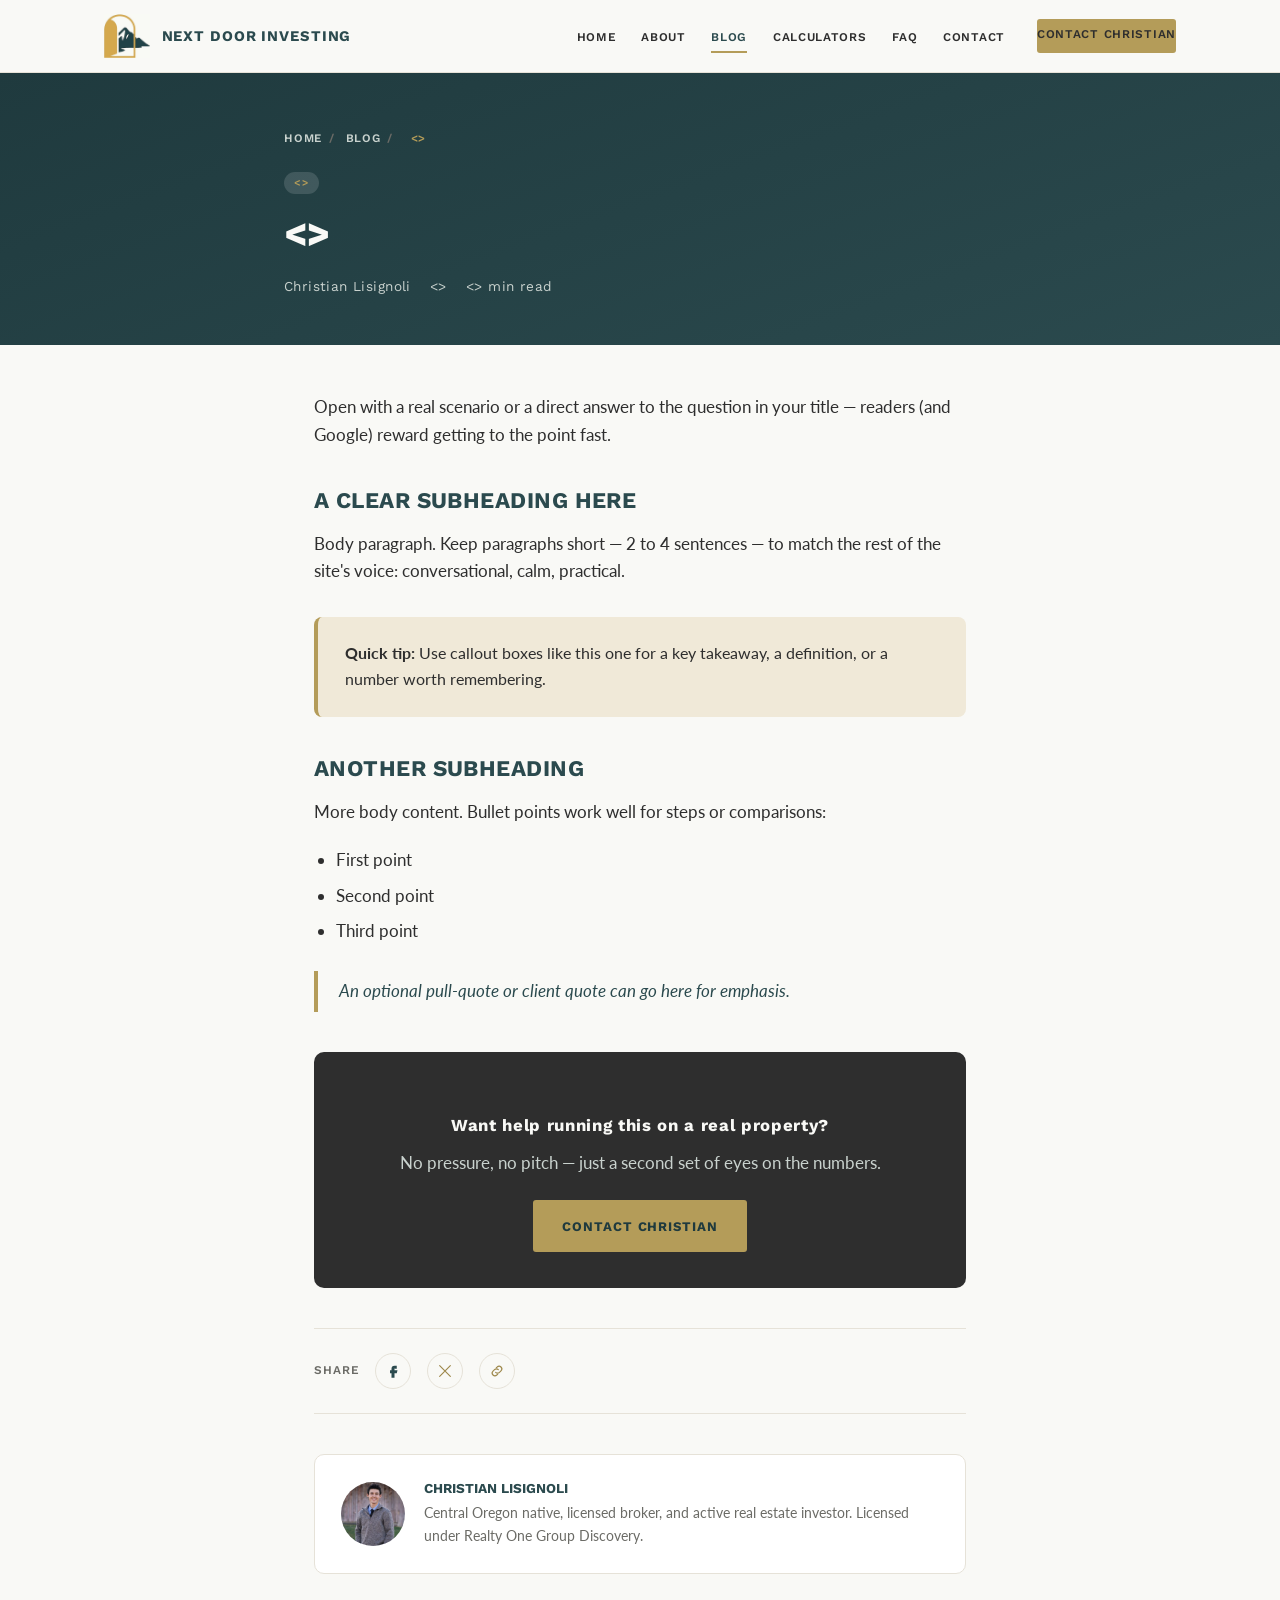
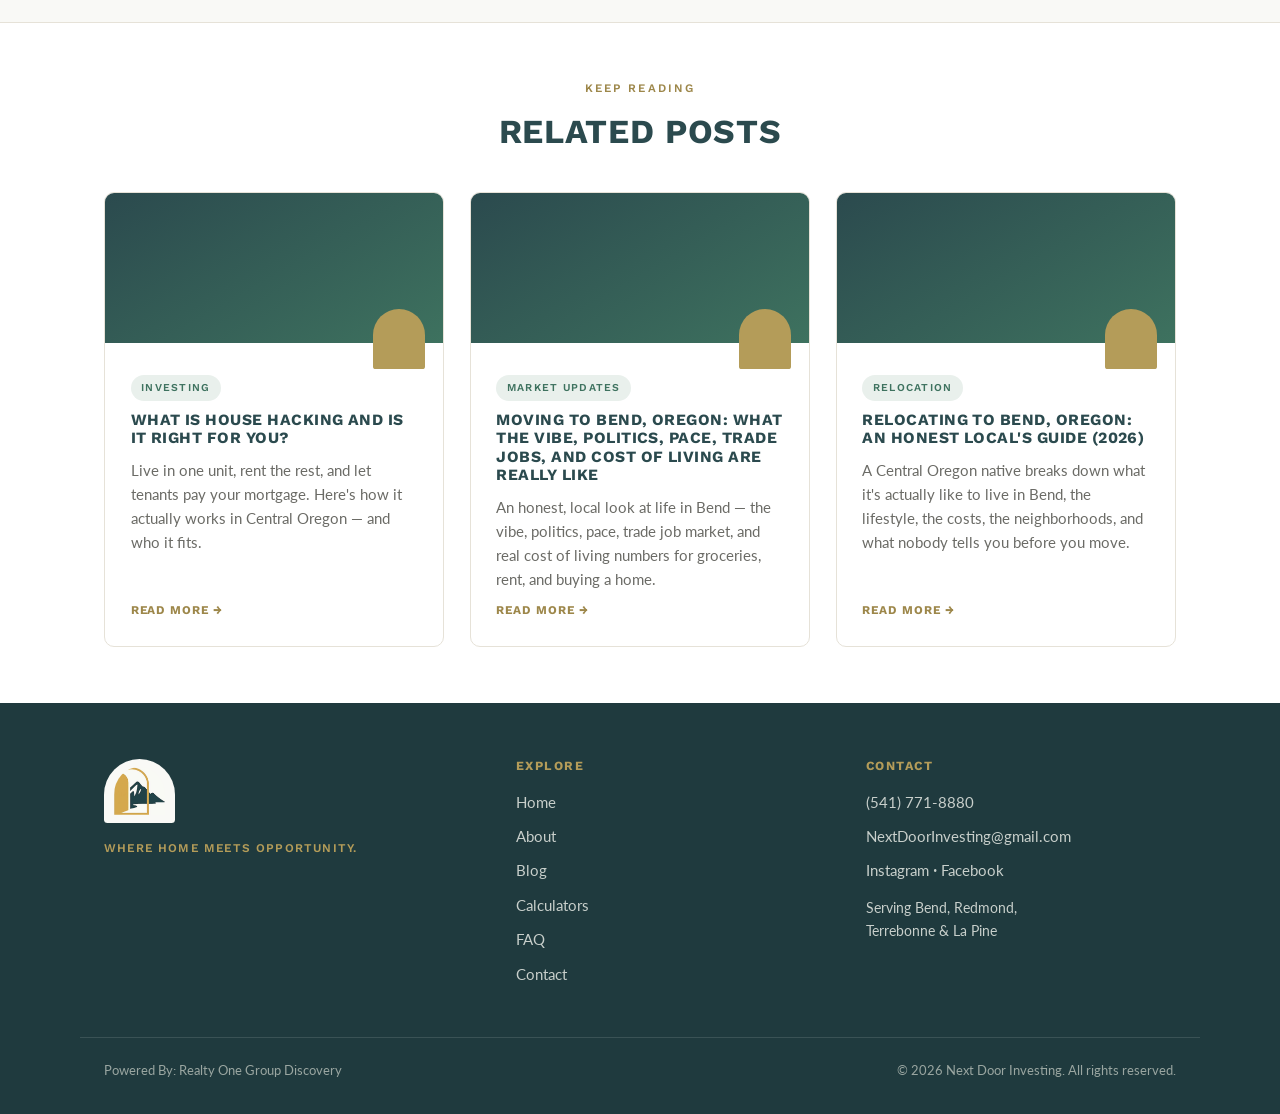
<file: blog/posts/_template.html>
<!--
  =========================================================
  BLOG POST TEMPLATE — copy this file to make a new post
  =========================================================
  HOW TO USE THIS TEMPLATE:

  1. Copy this file and rename it to your post's slug, e.g.:
       /blog/posts/your-post-slug-here.html
     Use lowercase words separated by hyphens, no spaces.

  2. Fill in the placeholders marked with <<DOUBLE BRACKETS>>
     throughout this file. There's a checklist at the very
     top of <head> listing every spot that needs updating.

  3. Add a matching entry to /assets/posts-data.js so the
     post shows up on the blog listing page and homepage.

  4. Replace the body content in the <article> section
     with your real post — delete the placeholder paragraphs.

  That's it. No other file needs to change.
  =========================================================
-->
<!DOCTYPE html>
<html lang="en">
<head>
<meta charset="UTF-8">
<meta name="viewport" content="width=device-width, initial-scale=1.0">

<!-- CHECKLIST — update all 6 of these for every new post -->
<title><<POST TITLE>> | Next Door Investing</title>
<meta name="description" content="<<1-2 SENTENCE SUMMARY FOR GOOGLE SEARCH RESULTS, ~150 CHARACTERS>>">
<link rel="canonical" href="https://nextdoorinvesting.com/blog/posts/<<slug>>.html">
<meta property="og:title" content="<<POST TITLE>>">
<meta property="og:description" content="<<SAME SUMMARY AS ABOVE OR SHORTER>>">
<meta property="og:image" content="https://nextdoorinvesting.com/assets/logo-full.png">
<!-- end checklist -->

<meta property="og:type" content="article">
<meta name="twitter:card" content="summary_large_image">
<link rel="preconnect" href="https://fonts.googleapis.com">
<link rel="preconnect" href="https://fonts.gstatic.com" crossorigin>
<link href="https://fonts.googleapis.com/css2?family=Work+Sans:wght@500;600;700;800&family=Lato:wght@300;400;700&display=swap" rel="stylesheet">
<link rel="stylesheet" href="../../assets/site.css">
<link rel="icon" type="image/png" sizes="32x32" href="/assets/favicon-32x32.png"/>
</head>
<body data-page="blog" data-root="../../">
<a class="skip" href="#main">Skip to content</a>
<svg width="0" height="0" style="position:absolute" aria-hidden="true">
<defs>
<symbol id="i-pin" viewBox="0 0 24 24"><path d="M12 21s-7-5.6-7-11a7 7 0 0 1 14 0c0 5.4-7 11-7 11Z"/><circle cx="12" cy="10" r="2.6"/></symbol>
<symbol id="i-chart" viewBox="0 0 24 24"><path d="M4 4v16h16"/><path d="M7 14l4-4 3 3 5-6"/></symbol>
<symbol id="i-hammer" viewBox="0 0 24 24"><path d="M14 5l5 5M3 21l8.5-8.5M11.5 12.5l-1.8-1.8a2 2 0 0 1 0-2.8l2.1-2.1a2 2 0 0 1 2.8 0l1.8 1.8a2 2 0 0 1 0 2.8l-2.1 2.1a2 2 0 0 1-2.8 0Z"/></symbol>
<symbol id="i-key" viewBox="0 0 24 24"><circle cx="8" cy="8" r="4"/><path d="M11 11l9 9M17 17l2-2M14.5 19.5l2-2"/></symbol>
<symbol id="i-hands" viewBox="0 0 24 24"><path d="M3 12l4-4 5 2 4-3 5 4"/><path d="M9.5 13.5l2.5 2.5a1.6 1.6 0 0 0 2.3 0l4.7-4.7"/><path d="M3 12v5M21 11v6"/></symbol>
<symbol id="i-duplex" viewBox="0 0 24 24"><path d="M3 21V10l4.5-4L12 10v11M12 21V10l4.5-4L21 10v11M3 21h18"/><path d="M6.2 14h2M15.2 14h2"/></symbol>
<symbol id="i-map" viewBox="0 0 24 24"><path d="M9 4 3 6v14l6-2 6 2 6-2V4l-6 2-6-2ZM9 4v14M15 6v14"/></symbol>
<symbol id="i-arrow" viewBox="0 0 24 24"><path d="M12 4v14M6 13l6 6 6-6"/></symbol>
<symbol id="i-fb" viewBox="0 0 24 24"><path d="M14 9h3V5h-3a4 4 0 0 0-4 4v2H8v4h2v6h4v-6h3l1-4h-4V9a1 1 0 0 1 1-1Z"/></symbol>
<symbol id="i-x" viewBox="0 0 24 24"><path d="M4 4l16 16M20 4 4 20"/></symbol>
<symbol id="i-link" viewBox="0 0 24 24"><path d="M10 14a4 4 0 0 0 5.7 0l2.3-2.3a4 4 0 0 0-5.7-5.7L11 7"/><path d="M14 10a4 4 0 0 0-5.7 0L6 12.3a4 4 0 0 0 5.7 5.7L13 17"/></symbol>
</defs>
</svg>

<main id="main">
  <div class="article-hero">
    <div class="wrap">
      <div class="breadcrumb" style="color:#C9D2CE">
        <a href="../../index.html" style="color:#C9D2CE">Home</a><span>/</span>
        <a href="../index.html" style="color:#C9D2CE">Blog</a><span>/</span>
        <span style="color:var(--gold)"><<CATEGORY>></span>
      </div>
      <span class="tag"><<CATEGORY>></span>
      <h1><<POST TITLE>></h1>
      <div class="article-meta">
        <span>Christian Lisignoli</span>
        <span><<Month YYYY>></span>
        <span><<N>> min read</span>
      </div>
    </div>
  </div>

  <article class="article-body">

    <!-- ===================================================
         REPLACE EVERYTHING BELOW THIS LINE WITH YOUR POST
         Use <p> for paragraphs, <h2>/<h3> for subheadings,
         <ul><li> for lists, <blockquote> for pull quotes,
         and the .article-callout / .cta-inline blocks below
         wherever you want a highlighted tip or a CTA.
         =================================================== -->

    <p>Open with a real scenario or a direct answer to the question in your title — readers (and Google) reward getting to the point fast.</p>

    <h2>A Clear Subheading Here</h2>
    <p>Body paragraph. Keep paragraphs short — 2 to 4 sentences — to match the rest of the site's voice: conversational, calm, practical.</p>

    <div class="article-callout">
      <p><strong>Quick tip:</strong> Use callout boxes like this one for a key takeaway, a definition, or a number worth remembering.</p>
    </div>

    <h2>Another Subheading</h2>
    <p>More body content. Bullet points work well for steps or comparisons:</p>
    <ul>
      <li>First point</li>
      <li>Second point</li>
      <li>Third point</li>
    </ul>

    <blockquote>An optional pull-quote or client quote can go here for emphasis.</blockquote>

    <div class="cta-inline">
      <h3>Want help running this on a real property?</h3>
      <p style="color:#C9D2CE;margin-bottom:1.2rem">No pressure, no pitch — just a second set of eyes on the numbers.</p>
      <a class="btn btn-gold" href="../../contact.html">Contact Christian</a>
    </div>

    <!-- =================================================== -->

    <div class="share-row">
      <span>Share</span>
      <a href="https://www.facebook.com/sharer/sharer.php?u=https://nextdoorinvesting.com/blog/posts/<<slug>>.html" target="_blank" rel="noopener" aria-label="Share on Facebook"><svg class="icon" style="width:18px;height:18px;stroke:none;fill:currentColor"><use href="#i-fb"/></svg></a>
      <a href="https://twitter.com/intent/tweet?url=https://nextdoorinvesting.com/blog/posts/<<slug>>.html&text=<<POST TITLE>>" target="_blank" rel="noopener" aria-label="Share on X"><svg class="icon" style="width:16px;height:16px"><use href="#i-x"/></svg></a>
      <a href="#" onclick="navigator.clipboard.writeText(window.location.href);this.querySelector('svg').style.stroke='var(--forest)';return false;" aria-label="Copy link"><svg class="icon" style="width:16px;height:16px"><use href="#i-link"/></svg></a>
    </div>

    <div class="author-box">
      <img src="../../assets/christian-photo.jpg" alt="Christian Lisignoli">
      <div>
        <h4>Christian Lisignoli</h4>
        <p>Central Oregon native, licensed broker, and active real estate investor. Licensed under Realty One Group Discovery.</p>
      </div>
    </div>

  </article>

  <section class="related-posts">
    <div class="wrap">
      <div class="center"><span class="eyebrow">Keep Reading</span><h2>Related Posts</h2></div>
      <div class="cards" id="relatedGrid"></div>
    </div>
  </section>
</main>

<script src="../../assets/site.js"></script>
<script src="../../assets/posts-data.js"></script>
<script>
/* Auto-fills "Related Posts" with up to 3 other posts from the same category.
   Set CURRENT_SLUG to this post's slug so it excludes itself from the list. */
const CURRENT_SLUG = "<<slug>>";
const CURRENT_CAT = "<<CATEGORY>>";
const related = POSTS.filter(p => p.slug !== CURRENT_SLUG && p.cat === CURRENT_CAT).slice(0,3);
const fallback = related.length ? related : POSTS.filter(p => p.slug !== CURRENT_SLUG).slice(0,3);
document.getElementById('relatedGrid').innerHTML = fallback.map(p => `
  <div class="card">
    <div class="card-img"></div>
    <div class="card-body">
      <span class="tag">${p.cat}</span>
      <h3>${p.title}</h3>
      <p>${p.excerpt}</p>
      <a class="more" href="../posts/${p.slug}.html">Read More →</a>
    </div>
  </div>`).join('');
</script>
</body>
</html>
</file>
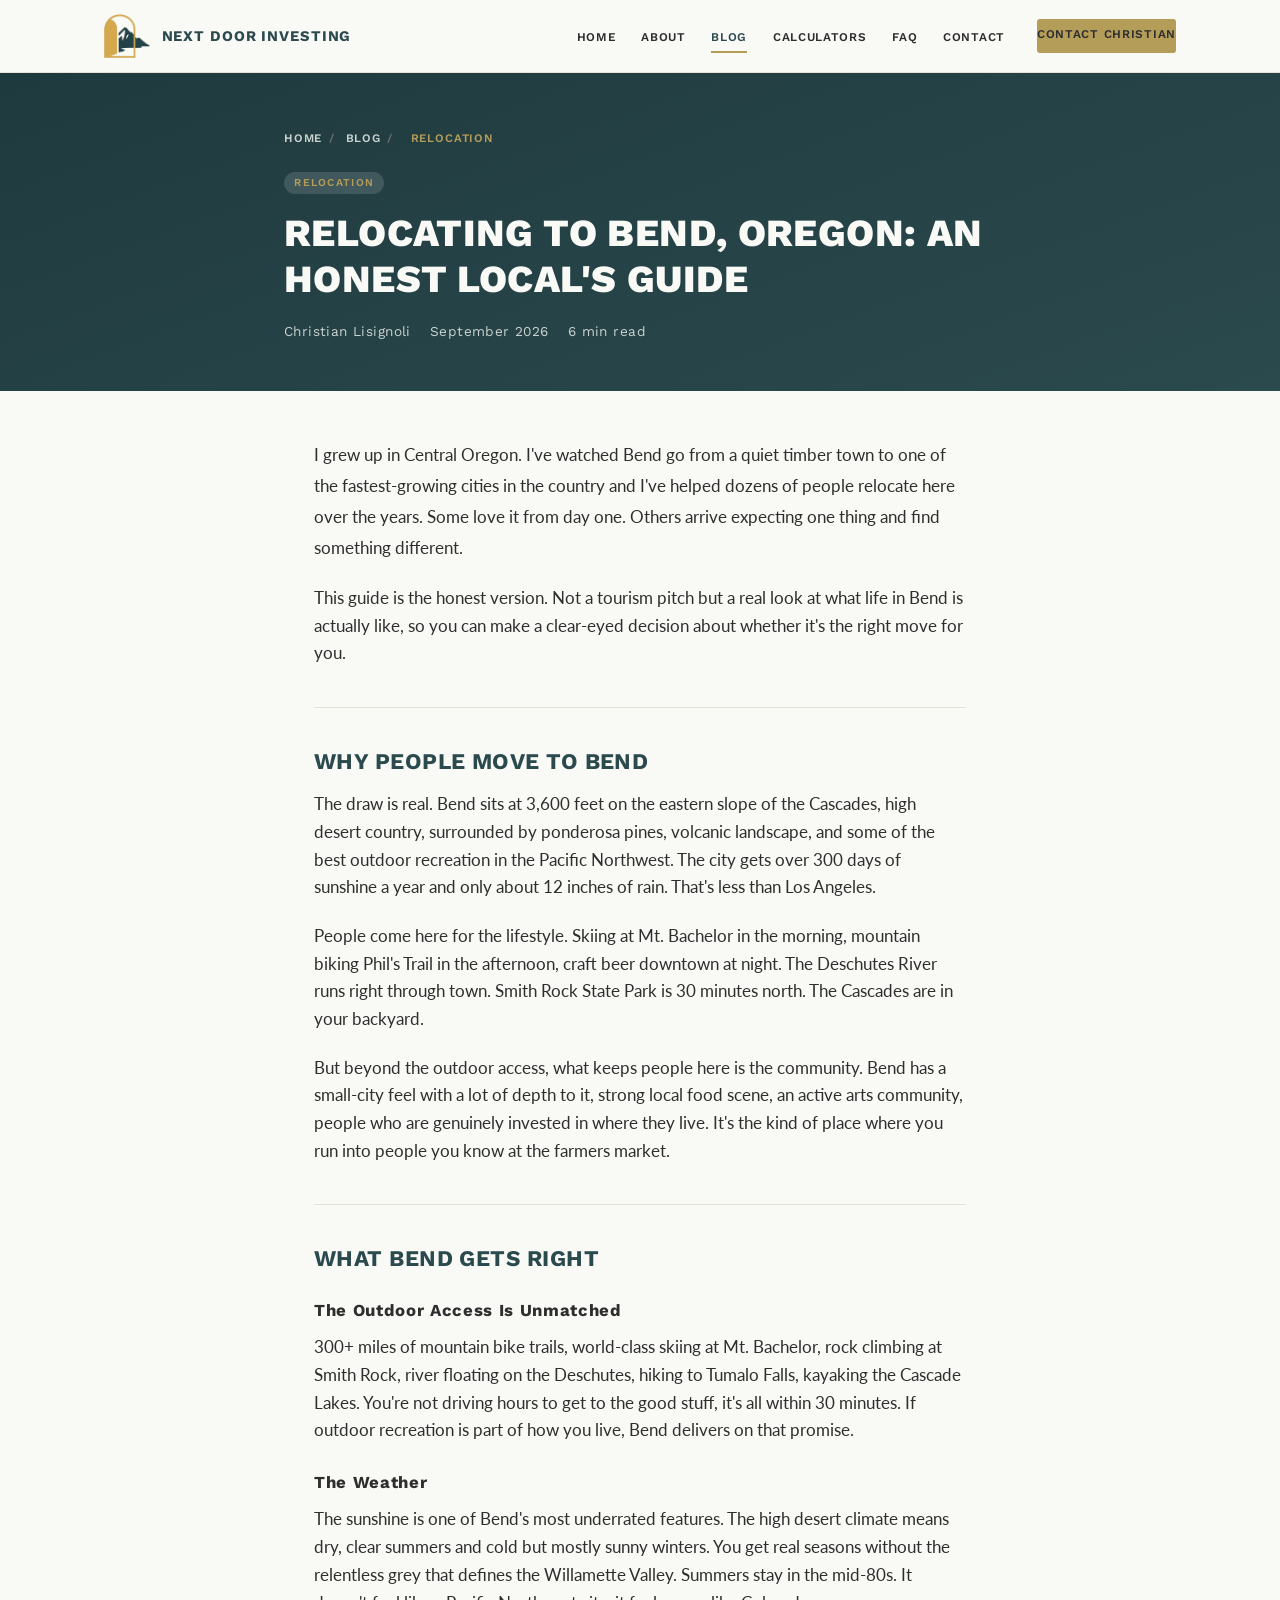
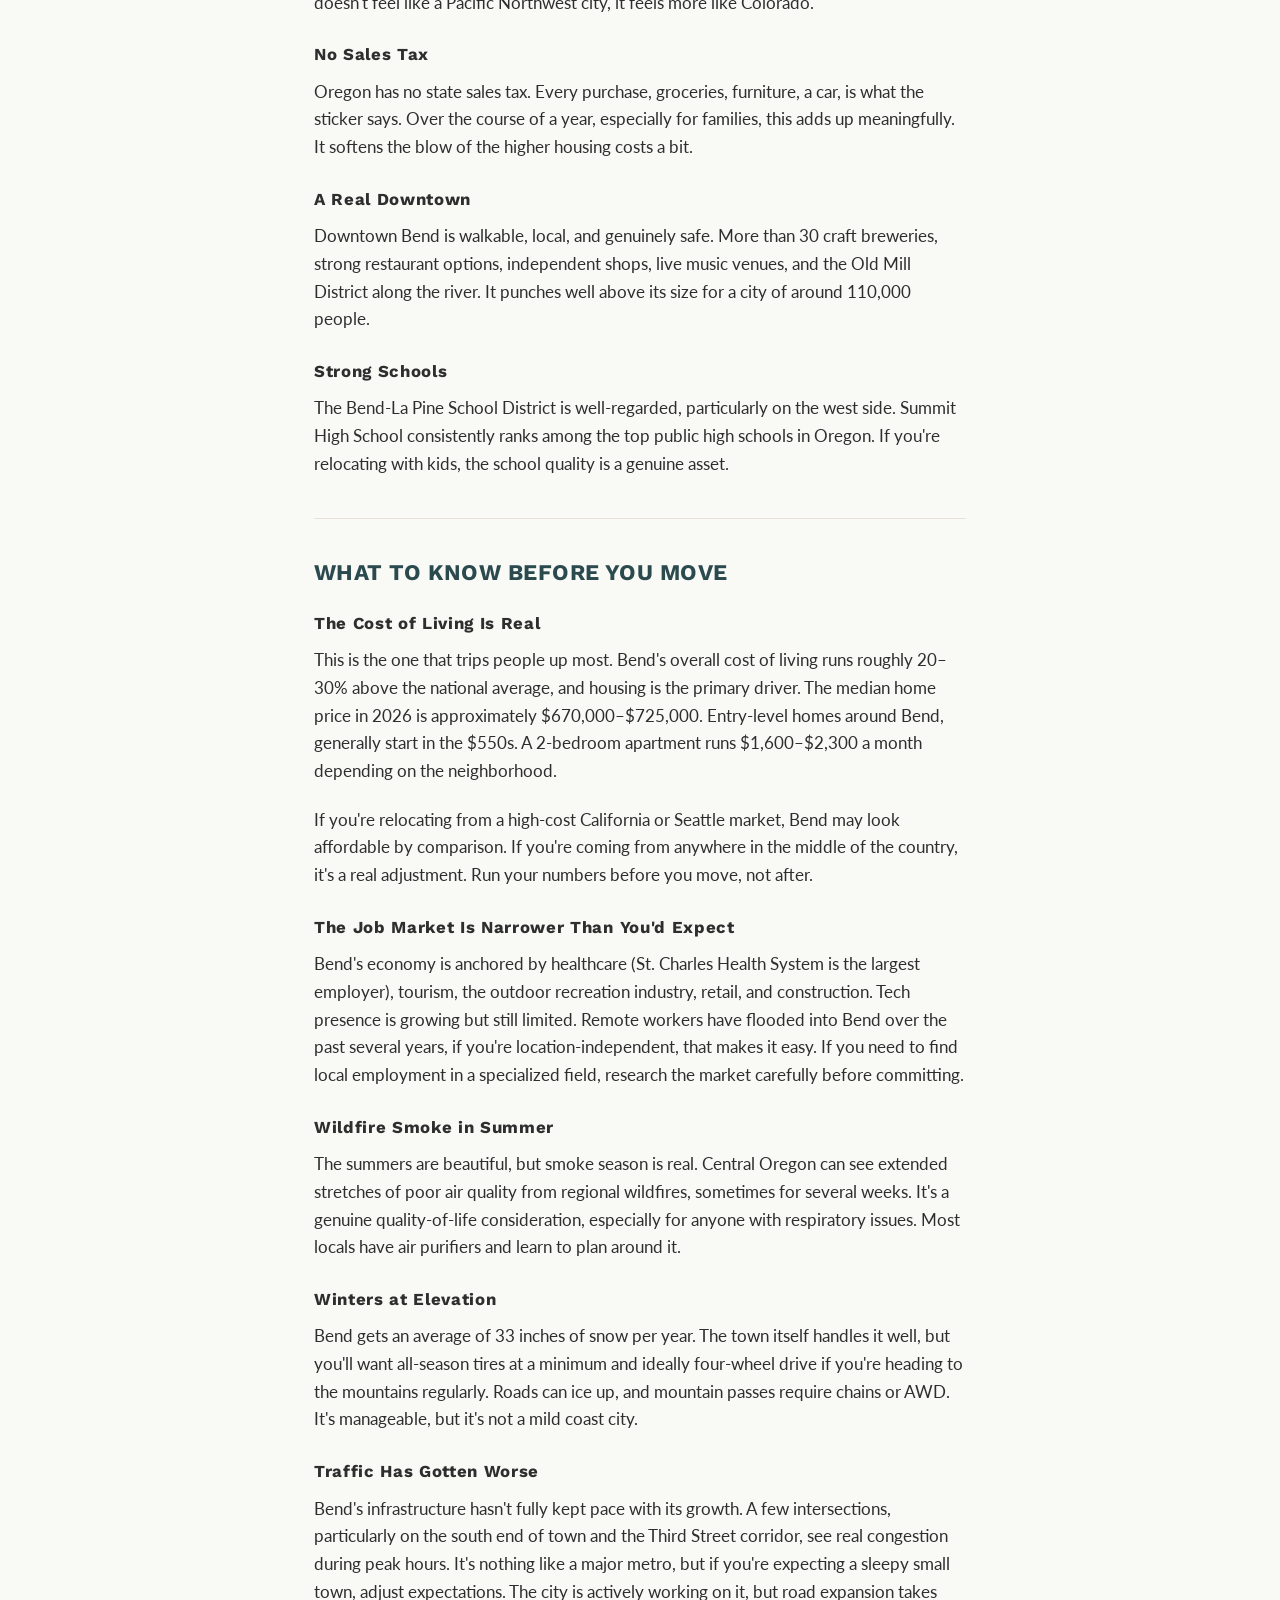
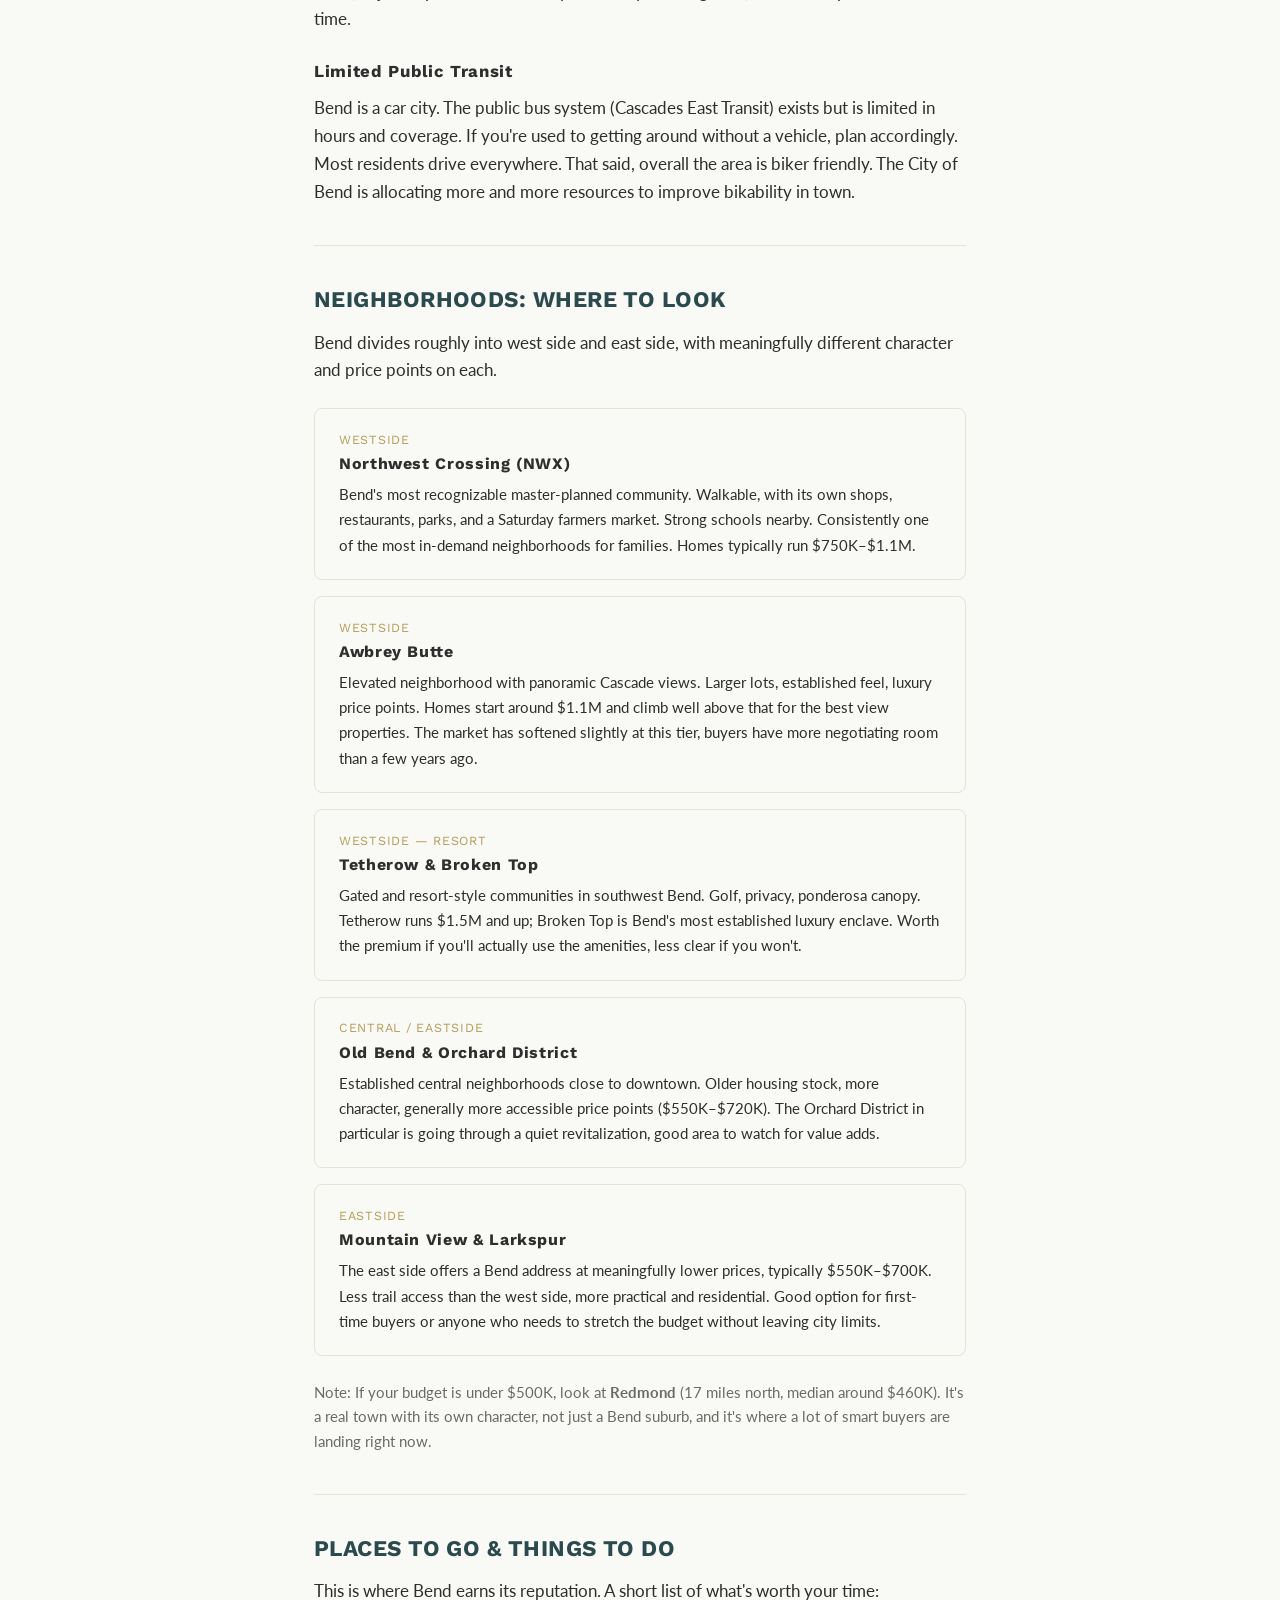
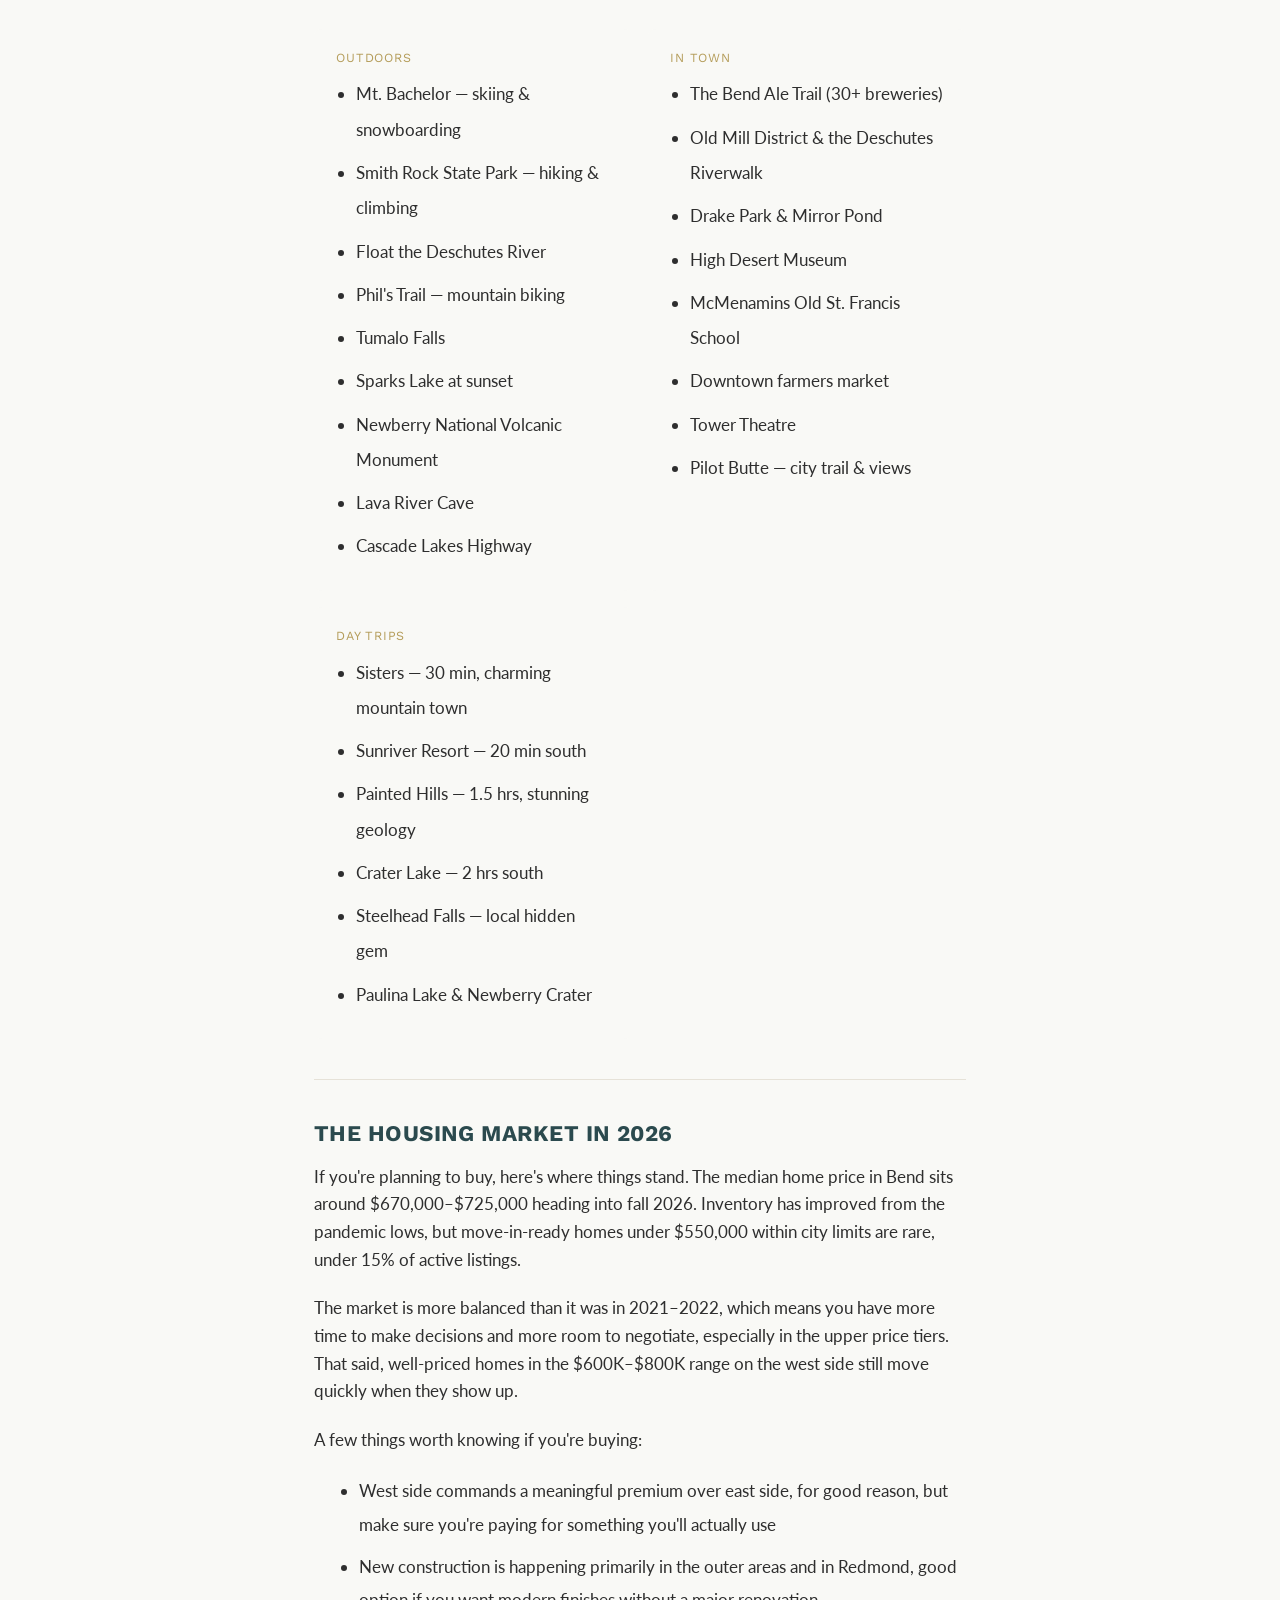
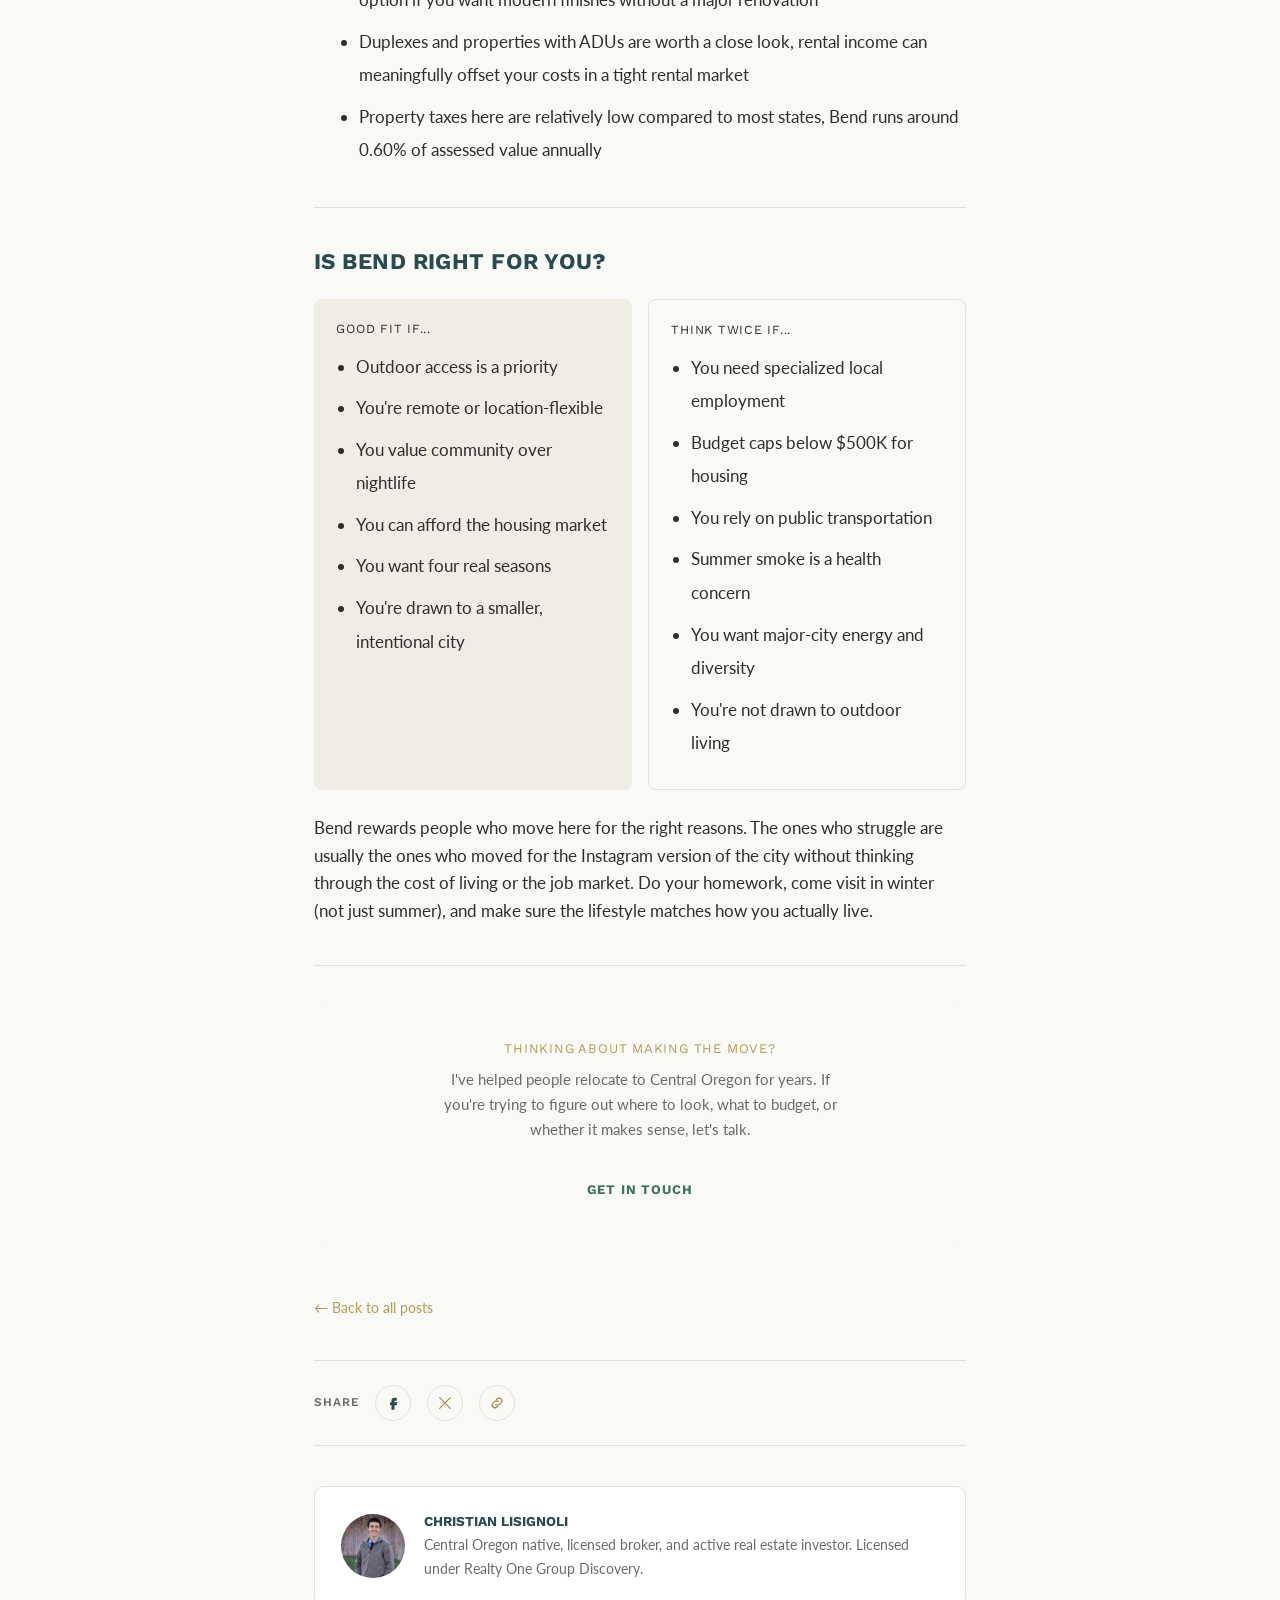
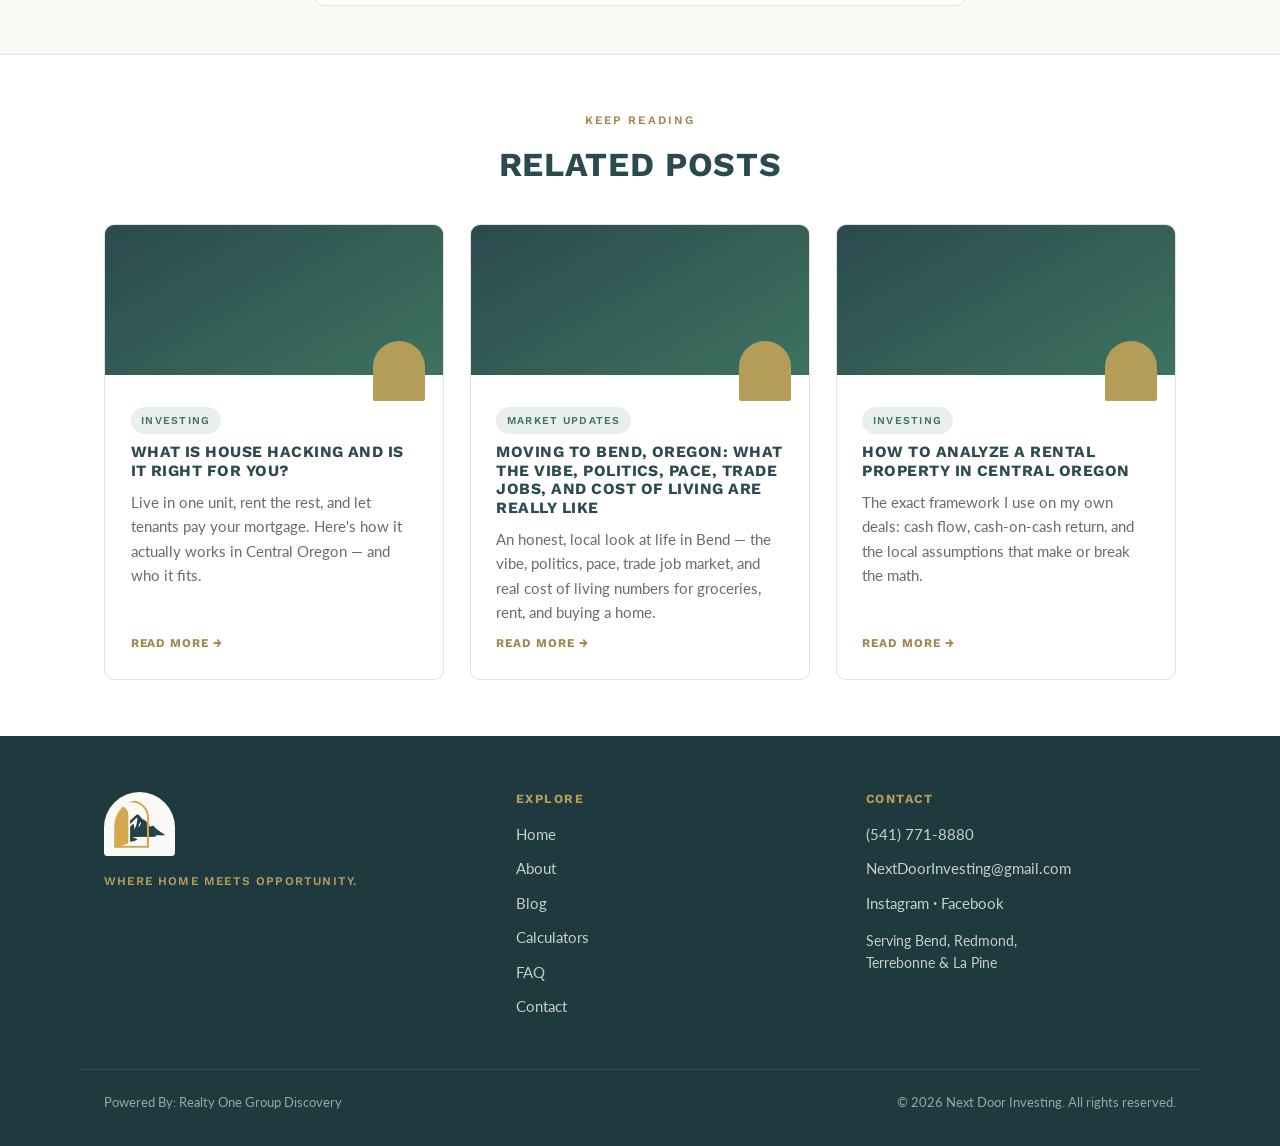
<file: blog/posts/bend-oregon-relocation-guide.html>
<!--
  =========================================================
  BLOG POST TEMPLATE — copy this file to make a new post
  =========================================================
  HOW TO USE THIS TEMPLATE:

  1. Copy this file and rename it to your post's slug, e.g.:
       /blog/posts/your-post-slug-here.html
     Use lowercase words separated by hyphens, no spaces.

  2. Fill in the placeholders marked with <<DOUBLE BRACKETS>>
     throughout this file. There's a checklist at the very
     top of <head> listing every spot that needs updating.

  3. Add a matching entry to /assets/posts-data.js so the
     post shows up on the blog listing page and homepage.

  4. Replace the body content in the <article> section
     with your real post — delete the placeholder paragraphs.

  That's it. No other file needs to change.
  =========================================================
-->
<!DOCTYPE html>
<html lang="en">
<head>
  <!-- Google tag (gtag.js) -->
<script async src="https://www.googletagmanager.com/gtag/js?id=G-S4TYS4NQ2Z"></script>
<script>
  window.dataLayer = window.dataLayer || [];
  function gtag(){dataLayer.push(arguments);}
  gtag('js', new Date());

  gtag('config', 'G-S4TYS4NQ2Z');
</script>
<meta charset="UTF-8">
<meta name="viewport" content="width=device-width, initial-scale=1.0">
<link rel="icon" type="image/png" sizes="32x32" href="/assets/favicon-32x32.png"/>
<!-- CHECKLIST — update all 6 of these for every new post -->
<title>Relocating to Bend, Oregon: An Honest Local's Guide (2026) | Next Door Investing</title>
<meta name="description" content="Thinking about moving to Bend, Oregon? A Central Oregon native breaks down what it's actually like, the lifestyle, the cost of living, the neighborhoods, and what nobody tells you before you move.">
<link rel="canonical" href="https://www.selloregonhouses.com/blog/posts/bend-oregon-relocation-guide.html">
<meta property="og:title" content="Relocating to Bend, Oregon: An Honest Local's Guide (2026)">
<meta property="og:description" content="A Central Oregon native breaks down what it's actually like to live in Bend, the lifestyle, the costs, the neighborhoods, and what nobody tells you before you move.">
<meta property="og:image" content="https://www.selloregonhouses.com/assets/logo-full.png">
<!-- end checklist -->

<meta property="og:type" content="article">
<meta name="twitter:card" content="summary_large_image">
<link rel="preconnect" href="https://fonts.googleapis.com">
<link rel="preconnect" href="https://fonts.gstatic.com" crossorigin>
<link href="https://fonts.googleapis.com/css2?family=Work+Sans:wght@500;600;700;800&family=Lato:wght@300;400;700&display=swap" rel="stylesheet">
<link rel="stylesheet" href="../../assets/site.css">
</head>
<body data-page="blog" data-root="../../">
<a class="skip" href="#main">Skip to content</a>
<svg width="0" height="0" style="position:absolute" aria-hidden="true">
<defs>
<symbol id="i-pin" viewBox="0 0 24 24"><path d="M12 21s-7-5.6-7-11a7 7 0 0 1 14 0c0 5.4-7 11-7 11Z"/><circle cx="12" cy="10" r="2.6"/></symbol>
<symbol id="i-chart" viewBox="0 0 24 24"><path d="M4 4v16h16"/><path d="M7 14l4-4 3 3 5-6"/></symbol>
<symbol id="i-hammer" viewBox="0 0 24 24"><path d="M14 5l5 5M3 21l8.5-8.5M11.5 12.5l-1.8-1.8a2 2 0 0 1 0-2.8l2.1-2.1a2 2 0 0 1 2.8 0l1.8 1.8a2 2 0 0 1 0 2.8l-2.1 2.1a2 2 0 0 1-2.8 0Z"/></symbol>
<symbol id="i-key" viewBox="0 0 24 24"><circle cx="8" cy="8" r="4"/><path d="M11 11l9 9M17 17l2-2M14.5 19.5l2-2"/></symbol>
<symbol id="i-hands" viewBox="0 0 24 24"><path d="M3 12l4-4 5 2 4-3 5 4"/><path d="M9.5 13.5l2.5 2.5a1.6 1.6 0 0 0 2.3 0l4.7-4.7"/><path d="M3 12v5M21 11v6"/></symbol>
<symbol id="i-duplex" viewBox="0 0 24 24"><path d="M3 21V10l4.5-4L12 10v11M12 21V10l4.5-4L21 10v11M3 21h18"/><path d="M6.2 14h2M15.2 14h2"/></symbol>
<symbol id="i-map" viewBox="0 0 24 24"><path d="M9 4 3 6v14l6-2 6 2 6-2V4l-6 2-6-2ZM9 4v14M15 6v14"/></symbol>
<symbol id="i-arrow" viewBox="0 0 24 24"><path d="M12 4v14M6 13l6 6 6-6"/></symbol>
<symbol id="i-fb" viewBox="0 0 24 24"><path d="M14 9h3V5h-3a4 4 0 0 0-4 4v2H8v4h2v6h4v-6h3l1-4h-4V9a1 1 0 0 1 1-1Z"/></symbol>
<symbol id="i-x" viewBox="0 0 24 24"><path d="M4 4l16 16M20 4 4 20"/></symbol>
<symbol id="i-link" viewBox="0 0 24 24"><path d="M10 14a4 4 0 0 0 5.7 0l2.3-2.3a4 4 0 0 0-5.7-5.7L11 7"/><path d="M14 10a4 4 0 0 0-5.7 0L6 12.3a4 4 0 0 0 5.7 5.7L13 17"/></symbol>
</defs>
</svg>

<main id="main">
  <div class="article-hero">
    <div class="wrap">
      <div class="breadcrumb" style="color:#C9D2CE">
        <a href="../../index.html" style="color:#C9D2CE">Home</a><span>/</span>
        <a href="../index.html" style="color:#C9D2CE">Blog</a><span>/</span>
        <span style="color:var(--gold)">Relocation</span>
      </div>
      <span class="tag">Relocation</span>
      <h1>Relocating to Bend, Oregon: An Honest Local's Guide</h1>
      <div class="article-meta">
        <span>Christian Lisignoli</span>
        <span>September 2026</span>
        <span>6 min read</span>
      </div>
    </div>
  </div>

  <article class="article-body">

     <p style="font-size:1.08rem;line-height:1.8">
      I grew up in Central Oregon. I've watched Bend go from a quiet timber town to one of the fastest-growing cities in the country and I've helped dozens of people relocate here over the years. Some love it from day one. Others arrive expecting one thing and find something different.
    </p>
    <p>This guide is the honest version. Not a tourism pitch but a real look at what life in Bend is actually like, so you can make a clear-eyed decision about whether it's the right move for you.</p>

    <hr style="border:none;border-top:1px solid var(--line);margin:2.5rem 0"/>

    <!-- Why People Move Here -->
    <h2>Why People Move to Bend</h2>
    
    <p>The draw is real. Bend sits at 3,600 feet on the eastern slope of the Cascades, high desert country, surrounded by ponderosa pines, volcanic landscape, and some of the best outdoor recreation in the Pacific Northwest. The city gets over 300 days of sunshine a year and only about 12 inches of rain. That's less than Los Angeles.</p>
    <p>People come here for the lifestyle. Skiing at Mt. Bachelor in the morning, mountain biking Phil's Trail in the afternoon, craft beer downtown at night. The Deschutes River runs right through town. Smith Rock State Park is 30 minutes north. The Cascades are in your backyard.</p>
    <p>But beyond the outdoor access, what keeps people here is the community. Bend has a small-city feel with a lot of depth to it, strong local food scene, an active arts community, people who are genuinely invested in where they live. It's the kind of place where you run into people you know at the farmers market.</p>

    <hr style="border:none;border-top:1px solid var(--line);margin:2.5rem 0"/>

    <!-- Pros -->
    <h2>What Bend Gets Right</h2>

    <h3 style="font-size:1.05rem;margin-top:1.8rem">The Outdoor Access Is Unmatched</h3>
    <p>300+ miles of mountain bike trails, world-class skiing at Mt. Bachelor, rock climbing at Smith Rock, river floating on the Deschutes, hiking to Tumalo Falls, kayaking the Cascade Lakes. You're not driving hours to get to the good stuff, it's all within 30 minutes. If outdoor recreation is part of how you live, Bend delivers on that promise.</p>

    <h3 style="font-size:1.05rem;margin-top:1.8rem">The Weather</h3>
    <p>The sunshine is one of Bend's most underrated features. The high desert climate means dry, clear summers and cold but mostly sunny winters. You get real seasons without the relentless grey that defines the Willamette Valley. Summers stay in the mid-80s. It doesn't feel like a Pacific Northwest city, it feels more like Colorado.</p>

    <h3 style="font-size:1.05rem;margin-top:1.8rem">No Sales Tax</h3>
    <p>Oregon has no state sales tax. Every purchase, groceries, furniture, a car, is what the sticker says. Over the course of a year, especially for families, this adds up meaningfully. It softens the blow of the higher housing costs a bit.</p>

    <h3 style="font-size:1.05rem;margin-top:1.8rem">A Real Downtown</h3>
    <p>Downtown Bend is walkable, local, and genuinely safe. More than 30 craft breweries, strong restaurant options, independent shops, live music venues, and the Old Mill District along the river. It punches well above its size for a city of around 110,000 people.</p>

    <h3 style="font-size:1.05rem;margin-top:1.8rem">Strong Schools</h3>
    <p>The Bend-La Pine School District is well-regarded, particularly on the west side. Summit High School consistently ranks among the top public high schools in Oregon. If you're relocating with kids, the school quality is a genuine asset.</p>

    <hr style="border:none;border-top:1px solid var(--line);margin:2.5rem 0"/>

    <!-- Cons -->
    <h2>What to Know Before You Move</h2>

    <h3 style="font-size:1.05rem;margin-top:1.8rem">The Cost of Living Is Real</h3>
    <p>This is the one that trips people up most. Bend's overall cost of living runs roughly 20–30% above the national average, and housing is the primary driver. The median home price in 2026 is approximately $670,000–$725,000. Entry-level homes around Bend, generally start in the $550s. A 2-bedroom apartment runs $1,600–$2,300 a month depending on the neighborhood.</p>
    <p>If you're relocating from a high-cost California or Seattle market, Bend may look affordable by comparison. If you're coming from anywhere in the middle of the country, it's a real adjustment. Run your numbers before you move, not after.</p>

    <h3 style="font-size:1.05rem;margin-top:1.8rem">The Job Market Is Narrower Than You'd Expect</h3>
    <p>Bend's economy is anchored by healthcare (St. Charles Health System is the largest employer), tourism, the outdoor recreation industry, retail, and construction. Tech presence is growing but still limited. Remote workers have flooded into Bend over the past several years, if you're location-independent, that makes it easy. If you need to find local employment in a specialized field, research the market carefully before committing.</p>

    <h3 style="font-size:1.05rem;margin-top:1.8rem">Wildfire Smoke in Summer</h3>
    <p>The summers are beautiful, but smoke season is real. Central Oregon can see extended stretches of poor air quality from regional wildfires, sometimes for several weeks. It's a genuine quality-of-life consideration, especially for anyone with respiratory issues. Most locals have air purifiers and learn to plan around it.</p>

    <h3 style="font-size:1.05rem;margin-top:1.8rem">Winters at Elevation</h3>
    <p>Bend gets an average of 33 inches of snow per year. The town itself handles it well, but you'll want all-season tires at a minimum and ideally four-wheel drive if you're heading to the mountains regularly. Roads can ice up, and mountain passes require chains or AWD. It's manageable, but it's not a mild coast city.</p>

    <h3 style="font-size:1.05rem;margin-top:1.8rem">Traffic Has Gotten Worse</h3>
    <p>Bend's infrastructure hasn't fully kept pace with its growth. A few intersections, particularly on the south end of town and the Third Street corridor, see real congestion during peak hours. It's nothing like a major metro, but if you're expecting a sleepy small town, adjust expectations. The city is actively working on it, but road expansion takes time.</p>

    <h3 style="font-size:1.05rem;margin-top:1.8rem">Limited Public Transit</h3>
    <p>Bend is a car city. The public bus system (Cascades East Transit) exists but is limited in hours and coverage. If you're used to getting around without a vehicle, plan accordingly. Most residents drive everywhere. That said, overall the area is biker friendly. The City of Bend is allocating more and more resources to improve bikability in town.</p>

    <hr style="border:none;border-top:1px solid var(--line);margin:2.5rem 0"/>

    <!-- Neighborhoods -->
    <h2>Neighborhoods: Where to Look</h2>
    <p>Bend divides roughly into west side and east side, with meaningfully different character and price points on each.</p>

    <!-- Neighborhood cards -->
    <div style="display:grid;gap:1rem;margin:1.5rem 0">

      <div style="border:1px solid var(--line);border-radius:8px;padding:1.3rem 1.5rem">
        <p style="margin:0 0 .3rem;font-family:'Work Sans',sans-serif;font-size:.78rem;text-transform:uppercase;letter-spacing:.06em;color:var(--gold)">Westside</p>
        <h3 style="margin:0 0 .5rem;font-size:1rem">Northwest Crossing (NWX)</h3>
        <p style="margin:0;font-size:.93rem;line-height:1.7;color:var(--charcoal)">Bend's most recognizable master-planned community. Walkable, with its own shops, restaurants, parks, and a Saturday farmers market. Strong schools nearby. Consistently one of the most in-demand neighborhoods for families. Homes typically run $750K–$1.1M.</p>
      </div>

      <div style="border:1px solid var(--line);border-radius:8px;padding:1.3rem 1.5rem">
        <p style="margin:0 0 .3rem;font-family:'Work Sans',sans-serif;font-size:.78rem;text-transform:uppercase;letter-spacing:.06em;color:var(--gold)">Westside</p>
        <h3 style="margin:0 0 .5rem;font-size:1rem">Awbrey Butte</h3>
        <p style="margin:0;font-size:.93rem;line-height:1.7;color:var(--charcoal)">Elevated neighborhood with panoramic Cascade views. Larger lots, established feel, luxury price points. Homes start around $1.1M and climb well above that for the best view properties. The market has softened slightly at this tier, buyers have more negotiating room than a few years ago.</p>
      </div>

      <div style="border:1px solid var(--line);border-radius:8px;padding:1.3rem 1.5rem">
        <p style="margin:0 0 .3rem;font-family:'Work Sans',sans-serif;font-size:.78rem;text-transform:uppercase;letter-spacing:.06em;color:var(--gold)">Westside — Resort</p>
        <h3 style="margin:0 0 .5rem;font-size:1rem">Tetherow &amp; Broken Top</h3>
        <p style="margin:0;font-size:.93rem;line-height:1.7;color:var(--charcoal)">Gated and resort-style communities in southwest Bend. Golf, privacy, ponderosa canopy. Tetherow runs $1.5M and up; Broken Top is Bend's most established luxury enclave. Worth the premium if you'll actually use the amenities, less clear if you won't.</p>
      </div>

      <div style="border:1px solid var(--line);border-radius:8px;padding:1.3rem 1.5rem">
        <p style="margin:0 0 .3rem;font-family:'Work Sans',sans-serif;font-size:.78rem;text-transform:uppercase;letter-spacing:.06em;color:var(--gold)">Central / Eastside</p>
        <h3 style="margin:0 0 .5rem;font-size:1rem">Old Bend &amp; Orchard District</h3>
        <p style="margin:0;font-size:.93rem;line-height:1.7;color:var(--charcoal)">Established central neighborhoods close to downtown. Older housing stock, more character, generally more accessible price points ($550K–$720K). The Orchard District in particular is going through a quiet revitalization, good area to watch for value adds.</p>
      </div>

      <div style="border:1px solid var(--line);border-radius:8px;padding:1.3rem 1.5rem">
        <p style="margin:0 0 .3rem;font-family:'Work Sans',sans-serif;font-size:.78rem;text-transform:uppercase;letter-spacing:.06em;color:var(--gold)">Eastside</p>
        <h3 style="margin:0 0 .5rem;font-size:1rem">Mountain View &amp; Larkspur</h3>
        <p style="margin:0;font-size:.93rem;line-height:1.7;color:var(--charcoal)">The east side offers a Bend address at meaningfully lower prices, typically $550K–$700K. Less trail access than the west side, more practical and residential. Good option for first-time buyers or anyone who needs to stretch the budget without leaving city limits.</p>
      </div>

    </div>

    <p style="font-size:.93rem;color:var(--muted)">Note: If your budget is under $500K, look at <strong>Redmond</strong> (17 miles north, median around $460K). It's a real town with its own character, not just a Bend suburb, and it's where a lot of smart buyers are landing right now.</p>

    <hr style="border:none;border-top:1px solid var(--line);margin:2.5rem 0"/>

    <!-- Things to Do -->
    <h2>Places to Go &amp; Things to Do</h2>
    <p>This is where Bend earns its reputation. A short list of what's worth your time:</p>

    <div style="display:grid;grid-template-columns:repeat(auto-fit,minmax(280px,1fr));gap:1rem;margin:1.5rem 0">

      <div style="background:var(--bg);border-radius:8px;padding:1.2rem 1.4rem">
        <p style="margin:0 0 .5rem;font-family:'Work Sans',sans-serif;font-size:.78rem;text-transform:uppercase;letter-spacing:.06em;color:var(--gold)">Outdoors</p>
        <ul style="margin:0;padding-left:1.2rem;line-height:2.1;font-size:.93rem">
          <li>Mt. Bachelor — skiing &amp; snowboarding</li>
          <li>Smith Rock State Park — hiking &amp; climbing</li>
          <li>Float the Deschutes River</li>
          <li>Phil's Trail — mountain biking</li>
          <li>Tumalo Falls</li>
          <li>Sparks Lake at sunset</li>
          <li>Newberry National Volcanic Monument</li>
          <li>Lava River Cave</li>
          <li>Cascade Lakes Highway</li>
        </ul>
      </div>

      <div style="background:var(--bg);border-radius:8px;padding:1.2rem 1.4rem">
        <p style="margin:0 0 .5rem;font-family:'Work Sans',sans-serif;font-size:.78rem;text-transform:uppercase;letter-spacing:.06em;color:var(--gold)">In Town</p>
        <ul style="margin:0;padding-left:1.2rem;line-height:2.1;font-size:.93rem">
          <li>The Bend Ale Trail (30+ breweries)</li>
          <li>Old Mill District &amp; the Deschutes Riverwalk</li>
          <li>Drake Park &amp; Mirror Pond</li>
          <li>High Desert Museum</li>
          <li>McMenamins Old St. Francis School</li>
          <li>Downtown farmers market</li>
          <li>Tower Theatre</li>
          <li>Pilot Butte — city trail &amp; views</li>
        </ul>
      </div>

      <div style="background:var(--bg);border-radius:8px;padding:1.2rem 1.4rem">
        <p style="margin:0 0 .5rem;font-family:'Work Sans',sans-serif;font-size:.78rem;text-transform:uppercase;letter-spacing:.06em;color:var(--gold)">Day Trips</p>
        <ul style="margin:0;padding-left:1.2rem;line-height:2.1;font-size:.93rem">
          <li>Sisters — 30 min, charming mountain town</li>
          <li>Sunriver Resort — 20 min south</li>
          <li>Painted Hills — 1.5 hrs, stunning geology</li>
          <li>Crater Lake — 2 hrs south</li>
          <li>Steelhead Falls — local hidden gem</li>
          <li>Paulina Lake &amp; Newberry Crater</li>
        </ul>
      </div>

    </div>

    <hr style="border:none;border-top:1px solid var(--line);margin:2.5rem 0"/>

    <!-- The Housing Market -->
    <h2>The Housing Market in 2026</h2>
    <p>If you're planning to buy, here's where things stand. The median home price in Bend sits around $670,000–$725,000 heading into fall 2026. Inventory has improved from the pandemic lows, but move-in-ready homes under $550,000 within city limits are rare, under 15% of active listings.</p>
    <p>The market is more balanced than it was in 2021–2022, which means you have more time to make decisions and more room to negotiate, especially in the upper price tiers. That said, well-priced homes in the $600K–$800K range on the west side still move quickly when they show up.</p>
    <p>A few things worth knowing if you're buying:</p>
    <ul style="padding-left:1.4rem;line-height:2">
      <li>West side commands a meaningful premium over east side, for good reason, but make sure you're paying for something you'll actually use</li>
      <li>New construction is happening primarily in the outer areas and in Redmond, good option if you want modern finishes without a major renovation</li>
      <li>Duplexes and properties with ADUs are worth a close look, rental income can meaningfully offset your costs in a tight rental market</li>
      <li>Property taxes here are relatively low compared to most states, Bend runs around 0.60% of assessed value annually</li>
    </ul>

    <hr style="border:none;border-top:1px solid var(--line);margin:2.5rem 0"/>

    <!-- Is it right for you -->
    <h2>Is Bend Right for You?</h2>

    <!-- Two column callout -->
    <div style="display:grid;grid-template-columns:1fr 1fr;gap:1rem;margin:1.5rem 0">
      <div style="background:#f0ede4;border-radius:8px;padding:1.3rem 1.4rem">
        <p style="margin:0 0 .6rem;font-family:'Work Sans',sans-serif;font-size:.78rem;text-transform:uppercase;letter-spacing:.06em">Good Fit If...</p>
        <ul style="margin:0;padding-left:1.2rem;line-height:2;font-size:.9rem">
          <li>Outdoor access is a priority</li>
          <li>You're remote or location-flexible</li>
          <li>You value community over nightlife</li>
          <li>You can afford the housing market</li>
          <li>You want four real seasons</li>
          <li>You're drawn to a smaller, intentional city</li>
        </ul>
      </div>
      <div style="background:var(--bg);border-radius:8px;padding:1.3rem 1.4rem;border:1px solid var(--line)">
        <p style="margin:0 0 .6rem;font-family:'Work Sans',sans-serif;font-size:.78rem;text-transform:uppercase;letter-spacing:.06em">Think Twice If...</p>
        <ul style="margin:0;padding-left:1.2rem;line-height:2;font-size:.9rem">
          <li>You need specialized local employment</li>
          <li>Budget caps below $500K for housing</li>
          <li>You rely on public transportation</li>
          <li>Summer smoke is a health concern</li>
          <li>You want major-city energy and diversity</li>
          <li>You're not drawn to outdoor living</li>
        </ul>
      </div>
    </div>

    <p>Bend rewards people who move here for the right reasons. The ones who struggle are usually the ones who moved for the Instagram version of the city without thinking through the cost of living or the job market. Do your homework, come visit in winter (not just summer), and make sure the lifestyle matches how you actually live.</p>

    <hr style="border:none;border-top:1px solid var(--line);margin:2.5rem 0"/>

    <!-- CTA -->
    <div style="background:var(--bg);border-radius:10px;padding:2rem;text-align:center">
      <p style="margin:0 0 .4rem;font-family:'Work Sans',sans-serif;font-size:.82rem;text-transform:uppercase;letter-spacing:.06em;color:var(--gold)">Thinking About Making the Move?</p>
      <p style="margin:.5rem auto 1.4rem;color:var(--muted);font-size:.94rem;max-width:44ch">
        I've helped people relocate to Central Oregon for years. If you're trying to figure out where to look, what to budget, or whether it makes sense, let's talk.
      </p>
      <a href="../../contact.html" class="btn">Get in Touch</a>
    </div>

    <!-- Back to blog -->
    <p style="margin-top:3rem;font-size:.9rem">
      <a href="../../blog/" style="color:var(--gold);text-decoration:none">← Back to all posts</a>
    </p>

   
    
    <!-- =================================================== -->

    <div class="share-row">
      <span>Share</span>
      <a href="https://www.facebook.com/sharer/sharer.php?u=https://selloregonhouses.com/blog/posts/house-hacking-101.html" target="_blank" rel="noopener" aria-label="Share on Facebook"><svg class="icon" style="width:18px;height:18px;stroke:none;fill:currentColor"><use href="#i-fb"/></svg></a>
      <a href="https://twitter.com/intent/tweet?url=https://selloregonhouses.com/blog/posts/house-hacking-101.html&text=What Is House Hacking and Is It Right for You?" target="_blank" rel="noopener" aria-label="Share on X"><svg class="icon" style="width:16px;height:16px"><use href="#i-x"/></svg></a>
      <a href="#" onclick="navigator.clipboard.writeText(window.location.href);this.querySelector('svg').style.stroke='var(--forest)';return false;" aria-label="Copy link"><svg class="icon" style="width:16px;height:16px"><use href="#i-link"/></svg></a>
    </div>

    <div class="author-box">
      <img src="../../assets/christian-photo.jpg" alt="Christian Lisignoli">
      <div>
        <h4>Christian Lisignoli</h4>
        <p>Central Oregon native, licensed broker, and active real estate investor. Licensed under Realty One Group Discovery.</p>
      </div>
    </div>

  </article>

  <section class="related-posts">
    <div class="wrap">
      <div class="center"><span class="eyebrow">Keep Reading</span><h2>Related Posts</h2></div>
      <div class="cards" id="relatedGrid"></div>
    </div>
  </section>
</main>

<script src="../../assets/site.js"></script>
<script src="../../assets/posts-data.js"></script>
<script>
/* Auto-fills "Related Posts" with up to 3 other posts from the same category.
   Set CURRENT_SLUG to this post's slug so it excludes itself from the list. */
const CURRENT_SLUG = "bend-oregon-relocation-guide";
const CURRENT_CAT = "Relocation";
const related = POSTS.filter(p => p.slug !== CURRENT_SLUG && p.cat === CURRENT_CAT).slice(0,3);
const fallback = related.length ? related : POSTS.filter(p => p.slug !== CURRENT_SLUG).slice(0,3);
document.getElementById('relatedGrid').innerHTML = fallback.map(p => `
  <div class="card">
    <div class="card-img"></div>
    <div class="card-body">
      <span class="tag">${p.cat}</span>
      <h3>${p.title}</h3>
      <p>${p.excerpt}</p>
      <a class="more" href="../posts/${p.slug}.html">Read More →</a>
    </div>
  </div>`).join('');
</script>
</body>
</html>
</file>
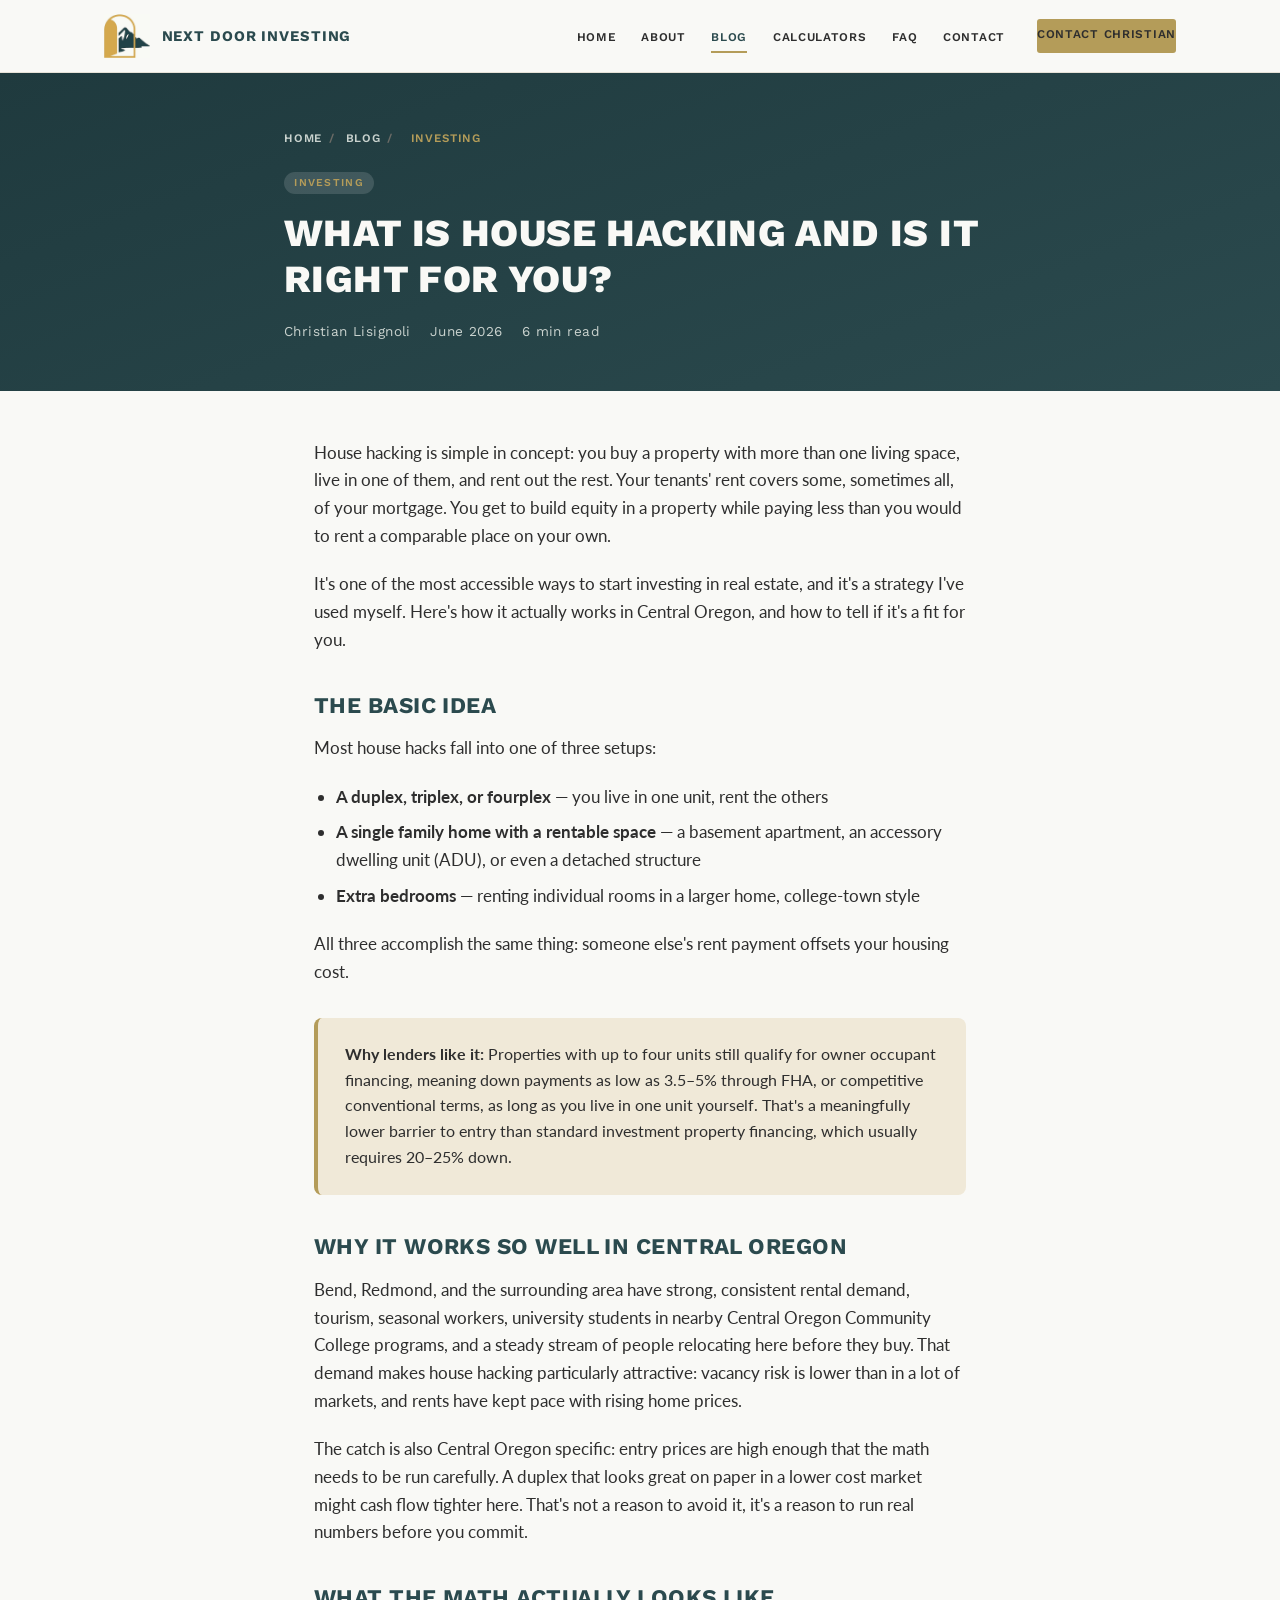
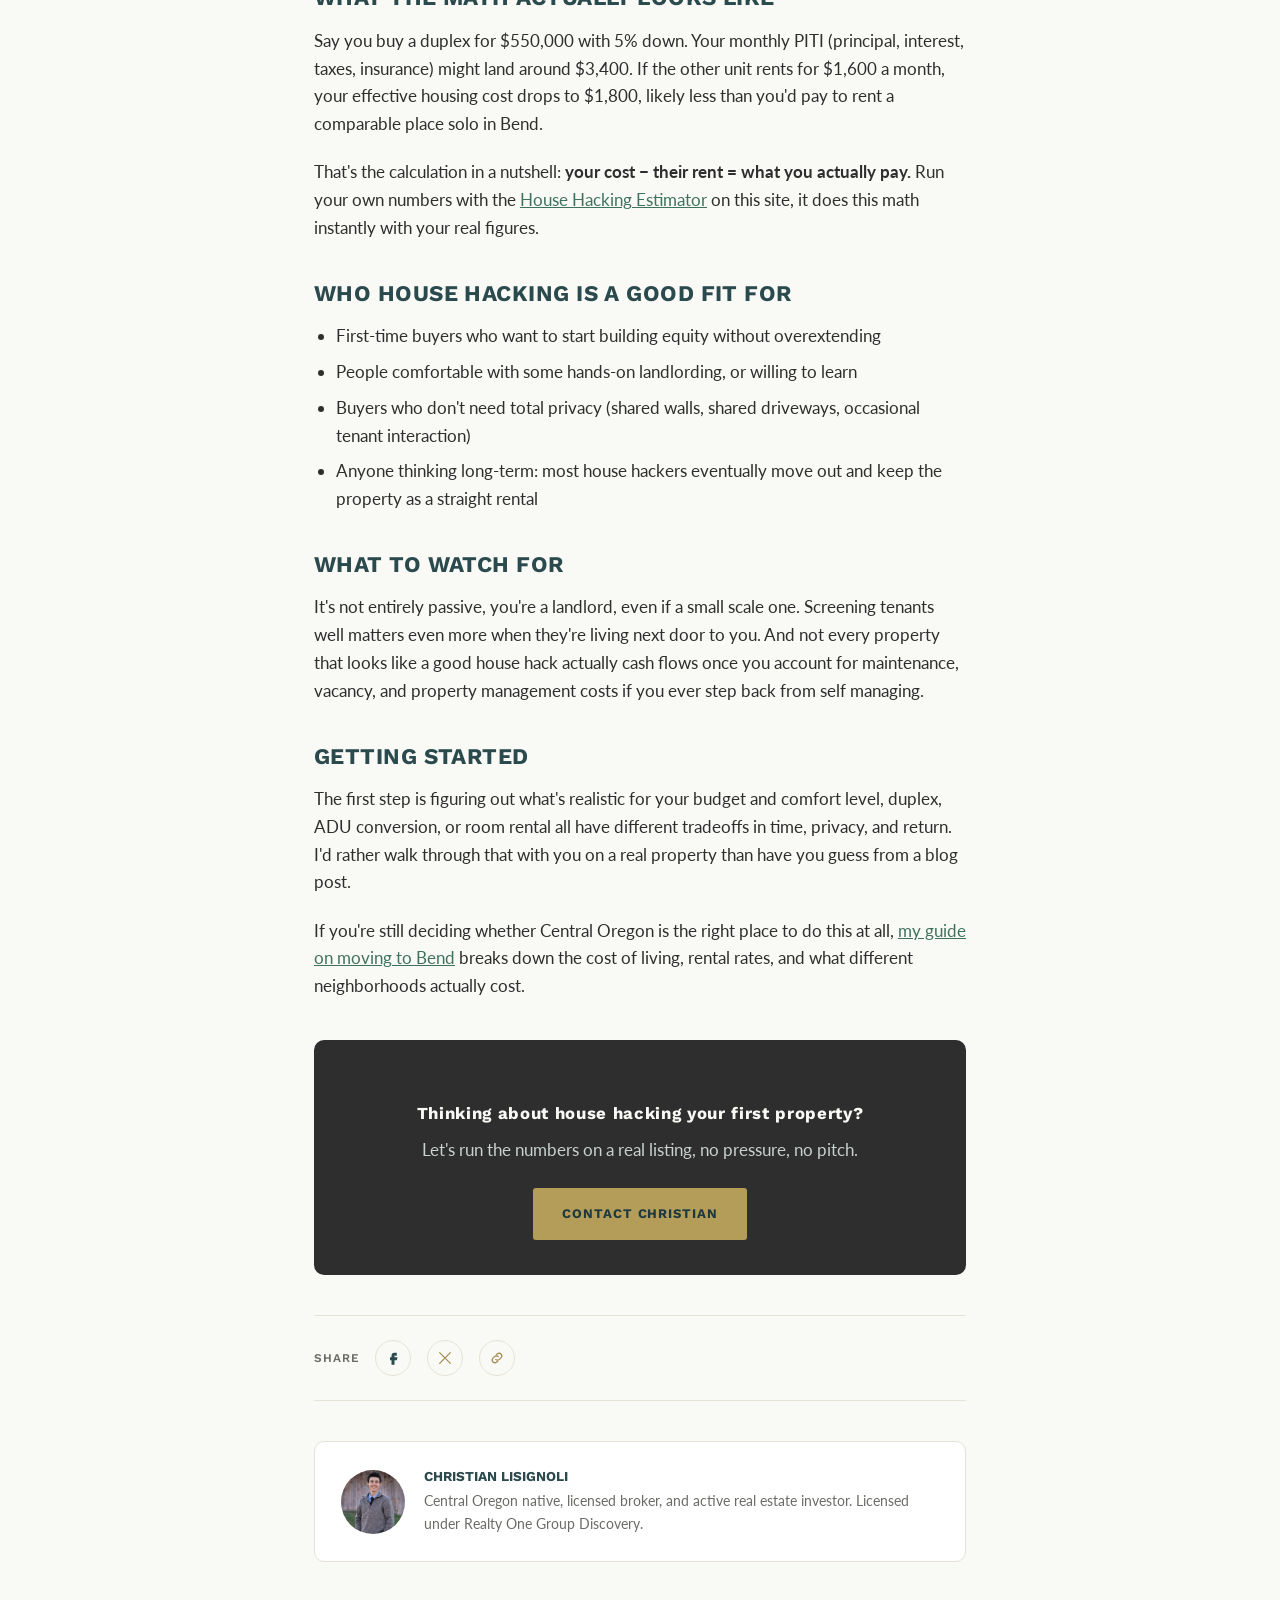
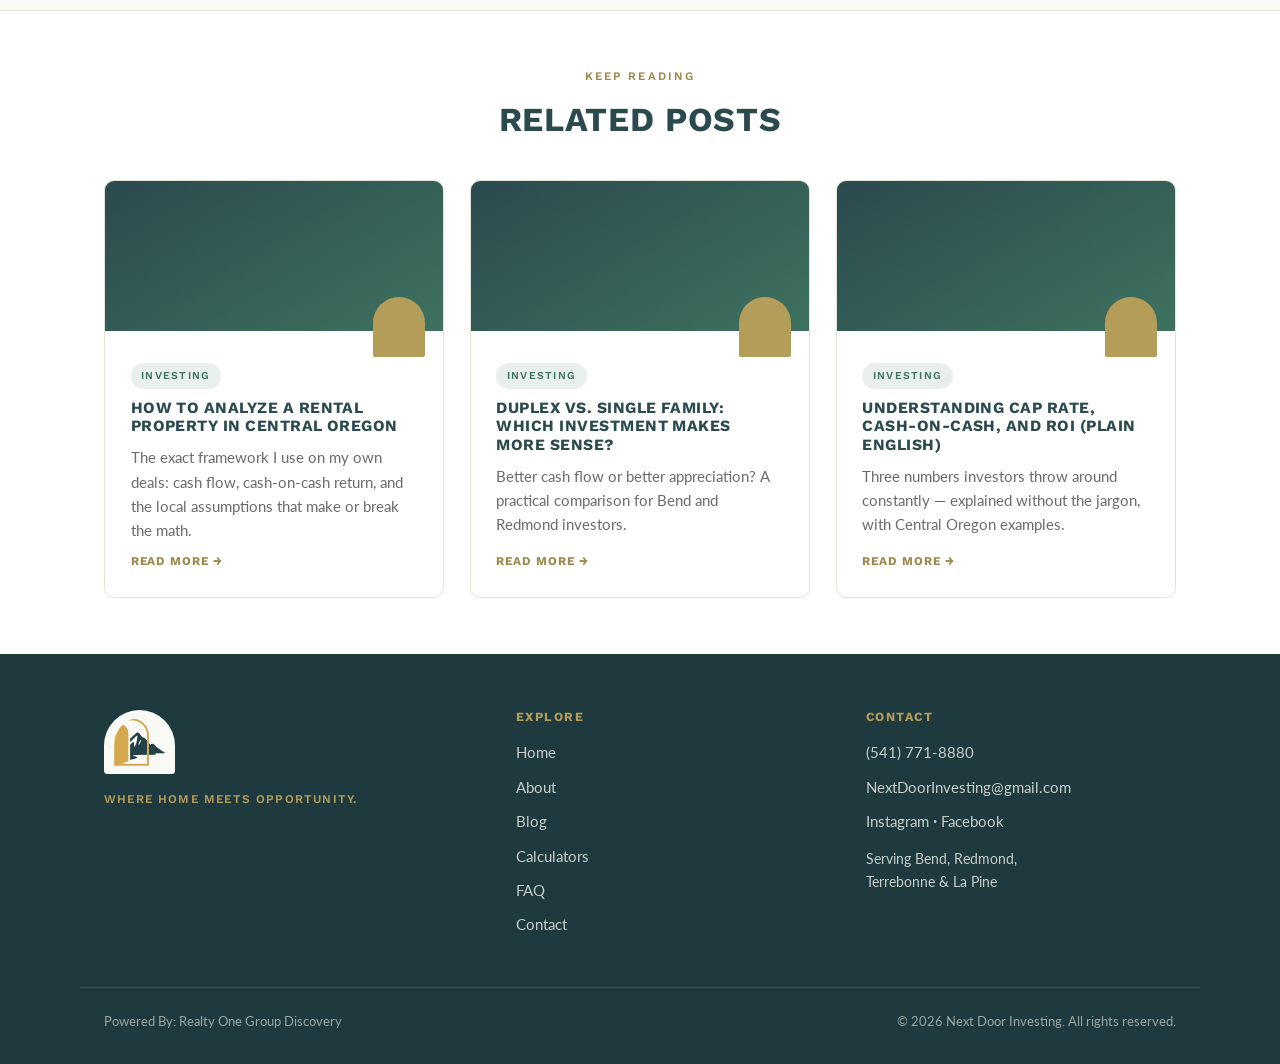
<file: blog/posts/house-hacking-101.html>
<!--
  =========================================================
  BLOG POST TEMPLATE — copy this file to make a new post
  =========================================================
  HOW TO USE THIS TEMPLATE:

  1. Copy this file and rename it to your post's slug, e.g.:
       /blog/posts/your-post-slug-here.html
     Use lowercase words separated by hyphens, no spaces.

  2. Fill in the placeholders marked with <<DOUBLE BRACKETS>>
     throughout this file. There's a checklist at the very
     top of <head> listing every spot that needs updating.

  3. Add a matching entry to /assets/posts-data.js so the
     post shows up on the blog listing page and homepage.

  4. Replace the body content in the <article> section
     with your real post — delete the placeholder paragraphs.

  That's it. No other file needs to change.
  =========================================================
-->
<!DOCTYPE html>
<html lang="en">
<head>
  <!-- Google tag (gtag.js) -->
<script async src="https://www.googletagmanager.com/gtag/js?id=G-S4TYS4NQ2Z"></script>
<script>
  window.dataLayer = window.dataLayer || [];
  function gtag(){dataLayer.push(arguments);}
  gtag('js', new Date());

  gtag('config', 'G-S4TYS4NQ2Z');
</script>
<meta charset="UTF-8">
<meta name="viewport" content="width=device-width, initial-scale=1.0">
<link rel="icon" type="image/png" sizes="32x32" href="/assets/favicon-32x32.png"/>
<!-- CHECKLIST — update all 6 of these for every new post -->
<title>What Is House Hacking and Is It Right for You? | Next Door Investing</title>
<meta name="description" content="Live in one unit, rent the rest, and let tenants pay your mortgage. Here's how house hacking actually works in Central Oregon — and who it fits.">
<link rel="canonical" href="https://www.selloregonhouses.com/blog/posts/house-hacking-101.html">
<meta property="og:title" content="What Is House Hacking and Is It Right for You?">
<meta property="og:description" content="Live in one unit, rent the rest, and let tenants pay your mortgage. Here's how it works in Central Oregon.">
<meta property="og:image" content="https://www.selloregonhouses.com/assets/logo-full.png">
<!-- end checklist -->

<meta property="og:type" content="article">
<meta name="twitter:card" content="summary_large_image">
<link rel="preconnect" href="https://fonts.googleapis.com">
<link rel="preconnect" href="https://fonts.gstatic.com" crossorigin>
<link href="https://fonts.googleapis.com/css2?family=Work+Sans:wght@500;600;700;800&family=Lato:wght@300;400;700&display=swap" rel="stylesheet">
<link rel="stylesheet" href="../../assets/site.css">
</head>
<body data-page="blog" data-root="../../">
<a class="skip" href="#main">Skip to content</a>
<svg width="0" height="0" style="position:absolute" aria-hidden="true">
<defs>
<symbol id="i-pin" viewBox="0 0 24 24"><path d="M12 21s-7-5.6-7-11a7 7 0 0 1 14 0c0 5.4-7 11-7 11Z"/><circle cx="12" cy="10" r="2.6"/></symbol>
<symbol id="i-chart" viewBox="0 0 24 24"><path d="M4 4v16h16"/><path d="M7 14l4-4 3 3 5-6"/></symbol>
<symbol id="i-hammer" viewBox="0 0 24 24"><path d="M14 5l5 5M3 21l8.5-8.5M11.5 12.5l-1.8-1.8a2 2 0 0 1 0-2.8l2.1-2.1a2 2 0 0 1 2.8 0l1.8 1.8a2 2 0 0 1 0 2.8l-2.1 2.1a2 2 0 0 1-2.8 0Z"/></symbol>
<symbol id="i-key" viewBox="0 0 24 24"><circle cx="8" cy="8" r="4"/><path d="M11 11l9 9M17 17l2-2M14.5 19.5l2-2"/></symbol>
<symbol id="i-hands" viewBox="0 0 24 24"><path d="M3 12l4-4 5 2 4-3 5 4"/><path d="M9.5 13.5l2.5 2.5a1.6 1.6 0 0 0 2.3 0l4.7-4.7"/><path d="M3 12v5M21 11v6"/></symbol>
<symbol id="i-duplex" viewBox="0 0 24 24"><path d="M3 21V10l4.5-4L12 10v11M12 21V10l4.5-4L21 10v11M3 21h18"/><path d="M6.2 14h2M15.2 14h2"/></symbol>
<symbol id="i-map" viewBox="0 0 24 24"><path d="M9 4 3 6v14l6-2 6 2 6-2V4l-6 2-6-2ZM9 4v14M15 6v14"/></symbol>
<symbol id="i-arrow" viewBox="0 0 24 24"><path d="M12 4v14M6 13l6 6 6-6"/></symbol>
<symbol id="i-fb" viewBox="0 0 24 24"><path d="M14 9h3V5h-3a4 4 0 0 0-4 4v2H8v4h2v6h4v-6h3l1-4h-4V9a1 1 0 0 1 1-1Z"/></symbol>
<symbol id="i-x" viewBox="0 0 24 24"><path d="M4 4l16 16M20 4 4 20"/></symbol>
<symbol id="i-link" viewBox="0 0 24 24"><path d="M10 14a4 4 0 0 0 5.7 0l2.3-2.3a4 4 0 0 0-5.7-5.7L11 7"/><path d="M14 10a4 4 0 0 0-5.7 0L6 12.3a4 4 0 0 0 5.7 5.7L13 17"/></symbol>
</defs>
</svg>

<main id="main">
  <div class="article-hero">
    <div class="wrap">
      <div class="breadcrumb" style="color:#C9D2CE">
        <a href="../../index.html" style="color:#C9D2CE">Home</a><span>/</span>
        <a href="../index.html" style="color:#C9D2CE">Blog</a><span>/</span>
        <span style="color:var(--gold)">Investing</span>
      </div>
      <span class="tag">Investing</span>
      <h1>What Is House Hacking and Is It Right for You?</h1>
      <div class="article-meta">
        <span>Christian Lisignoli</span>
        <span>June 2026</span>
        <span>6 min read</span>
      </div>
    </div>
  </div>

  <article class="article-body">

    <p>House hacking is simple in concept: you buy a property with more than one living space, live in one of them, and rent out the rest. Your tenants' rent covers some, sometimes all, of your mortgage. You get to build equity in a property while paying less than you would to rent a comparable place on your own.</p>

    <p>It's one of the most accessible ways to start investing in real estate, and it's a strategy I've used myself. Here's how it actually works in Central Oregon, and how to tell if it's a fit for you.</p>

    <h2>The Basic Idea</h2>
    <p>Most house hacks fall into one of three setups:</p>
    <ul>
      <li><strong>A duplex, triplex, or fourplex</strong> — you live in one unit, rent the others</li>
      <li><strong>A single family home with a rentable space</strong> — a basement apartment, an accessory dwelling unit (ADU), or even a detached structure</li>
      <li><strong>Extra bedrooms</strong> — renting individual rooms in a larger home, college-town style</li>
    </ul>
    <p>All three accomplish the same thing: someone else's rent payment offsets your housing cost.</p>

    <div class="article-callout">
      <p><strong>Why lenders like it:</strong> Properties with up to four units still qualify for owner occupant financing, meaning down payments as low as 3.5–5% through FHA, or competitive conventional terms, as long as you live in one unit yourself. That's a meaningfully lower barrier to entry than standard investment property financing, which usually requires 20–25% down.</p>
    </div>

    <h2>Why It Works So Well in Central Oregon</h2>
    <p>Bend, Redmond, and the surrounding area have strong, consistent rental demand, tourism, seasonal workers, university students in nearby Central Oregon Community College programs, and a steady stream of people relocating here before they buy. That demand makes house hacking particularly attractive: vacancy risk is lower than in a lot of markets, and rents have kept pace with rising home prices.</p>
    <p>The catch is also Central Oregon specific: entry prices are high enough that the math needs to be run carefully. A duplex that looks great on paper in a lower cost market might cash flow tighter here. That's not a reason to avoid it, it's a reason to run real numbers before you commit.</p>

    <h2>What the Math Actually Looks Like</h2>
    <p>Say you buy a duplex for $550,000 with 5% down. Your monthly PITI (principal, interest, taxes, insurance) might land around $3,400. If the other unit rents for $1,600 a month, your effective housing cost drops to $1,800, likely less than you'd pay to rent a comparable place solo in Bend.</p>
    <p>That's the calculation in a nutshell: <strong>your cost − their rent = what you actually pay.</strong> Run your own numbers with the <a href="../../calculators.html">House Hacking Estimator</a> on this site, it does this math instantly with your real figures.</p>

    <h2>Who House Hacking Is a Good Fit For</h2>
    <ul>
      <li>First-time buyers who want to start building equity without overextending</li>
      <li>People comfortable with some hands-on landlording, or willing to learn</li>
      <li>Buyers who don't need total privacy (shared walls, shared driveways, occasional tenant interaction)</li>
      <li>Anyone thinking long-term: most house hackers eventually move out and keep the property as a straight rental</li>
    </ul>

    <h2>What to Watch For</h2>
    <p>It's not entirely passive, you're a landlord, even if a small scale one. Screening tenants well matters even more when they're living next door to you. And not every property that looks like a good house hack actually cash flows once you account for maintenance, vacancy, and property management costs if you ever step back from self managing.</p>

    <h2>Getting Started</h2>
    <p>The first step is figuring out what's realistic for your budget and comfort level, duplex, ADU conversion, or room rental all have different tradeoffs in time, privacy, and return. I'd rather walk through that with you on a real property than have you guess from a blog post.</p> 
    <p>If you're still deciding whether Central Oregon is the right place to do this at all, <a href="moving-to-bend-oregon-guide.html">my guide on moving to Bend</a> breaks down the cost of living, rental rates, and what different neighborhoods actually cost.</p>

    <div class="cta-inline">
      <h3>Thinking about house hacking your first property?</h3>
      <p style="color:#C9D2CE;margin-bottom:1.2rem">Let's run the numbers on a real listing, no pressure, no pitch.</p>
      <a class="btn btn-gold" href="../../contact.html">Contact Christian</a>
    </div>

    <!-- =================================================== -->

    <div class="share-row">
      <span>Share</span>
      <a href="https://www.facebook.com/sharer/sharer.php?u=https://selloregonhouses.com/blog/posts/house-hacking-101.html" target="_blank" rel="noopener" aria-label="Share on Facebook"><svg class="icon" style="width:18px;height:18px;stroke:none;fill:currentColor"><use href="#i-fb"/></svg></a>
      <a href="https://twitter.com/intent/tweet?url=https://selloregonhouses.com/blog/posts/house-hacking-101.html&text=What Is House Hacking and Is It Right for You?" target="_blank" rel="noopener" aria-label="Share on X"><svg class="icon" style="width:16px;height:16px"><use href="#i-x"/></svg></a>
      <a href="#" onclick="navigator.clipboard.writeText(window.location.href);this.querySelector('svg').style.stroke='var(--forest)';return false;" aria-label="Copy link"><svg class="icon" style="width:16px;height:16px"><use href="#i-link"/></svg></a>
    </div>

    <div class="author-box">
      <img src="../../assets/christian-photo.jpg" alt="Christian Lisignoli">
      <div>
        <h4>Christian Lisignoli</h4>
        <p>Central Oregon native, licensed broker, and active real estate investor. Licensed under Realty One Group Discovery.</p>
      </div>
    </div>

  </article>

  <section class="related-posts">
    <div class="wrap">
      <div class="center"><span class="eyebrow">Keep Reading</span><h2>Related Posts</h2></div>
      <div class="cards" id="relatedGrid"></div>
    </div>
  </section>
</main>

<script src="../../assets/site.js"></script>
<script src="../../assets/posts-data.js"></script>
<script>
/* Auto-fills "Related Posts" with up to 3 other posts from the same category.
   Set CURRENT_SLUG to this post's slug so it excludes itself from the list. */
const CURRENT_SLUG = "house-hacking-101";
const CURRENT_CAT = "Investing";
const related = POSTS.filter(p => p.slug !== CURRENT_SLUG && p.cat === CURRENT_CAT).slice(0,3);
const fallback = related.length ? related : POSTS.filter(p => p.slug !== CURRENT_SLUG).slice(0,3);
document.getElementById('relatedGrid').innerHTML = fallback.map(p => `
  <div class="card">
    <div class="card-img"></div>
    <div class="card-body">
      <span class="tag">${p.cat}</span>
      <h3>${p.title}</h3>
      <p>${p.excerpt}</p>
      <a class="more" href="../posts/${p.slug}.html">Read More →</a>
    </div>
  </div>`).join('');
</script>
</body>
</html>
</file>
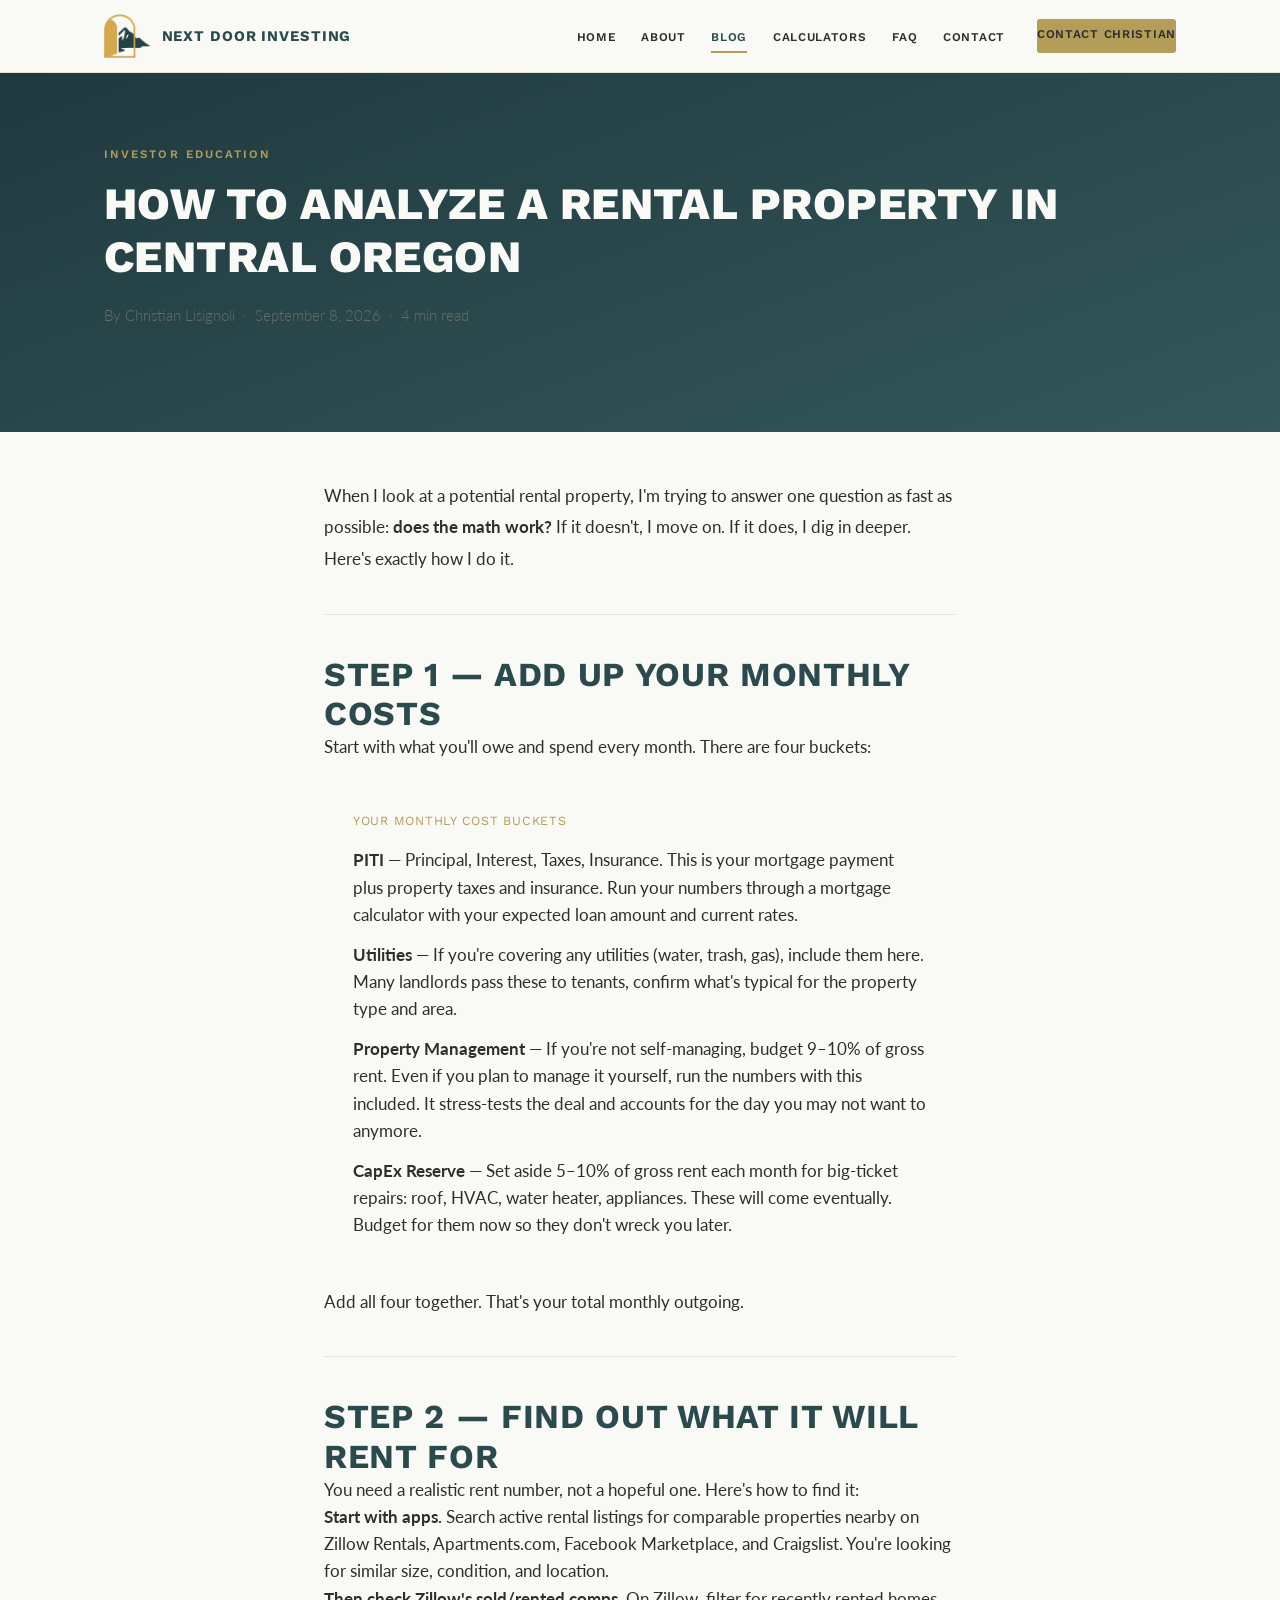
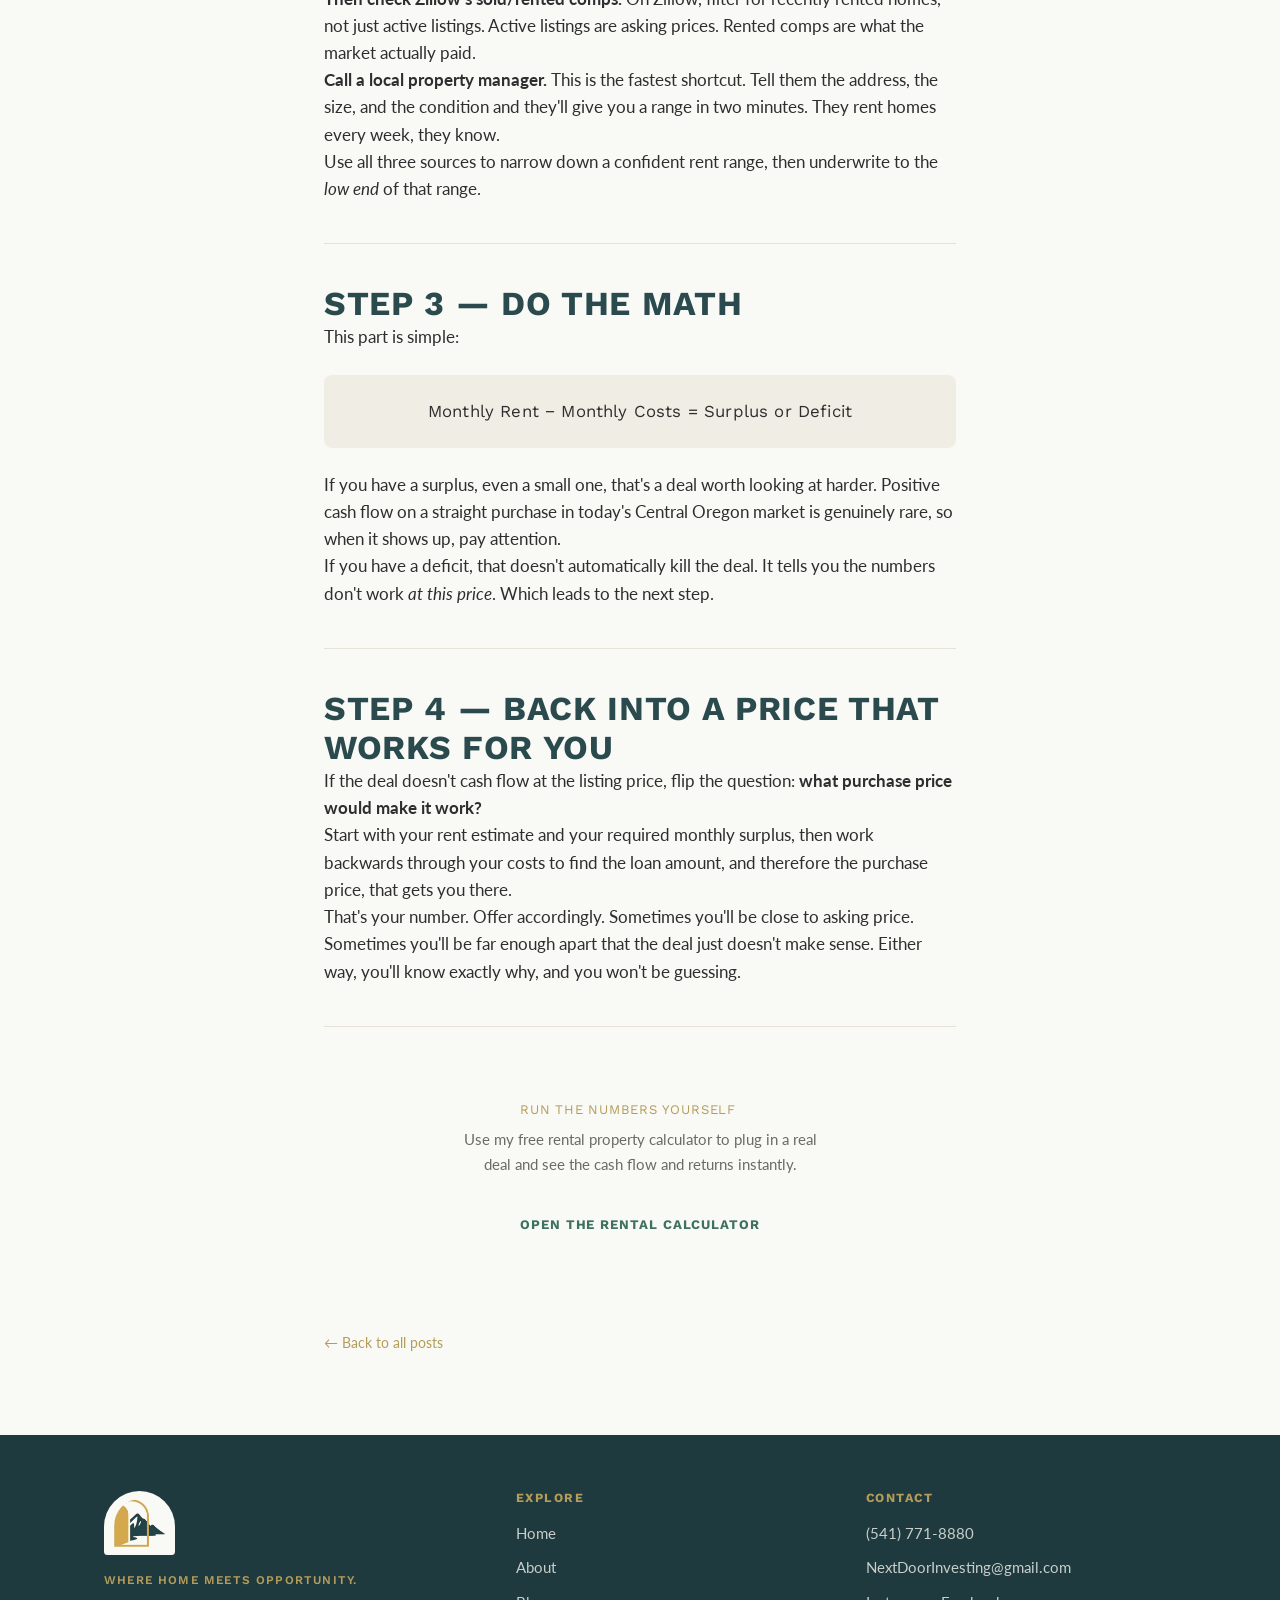
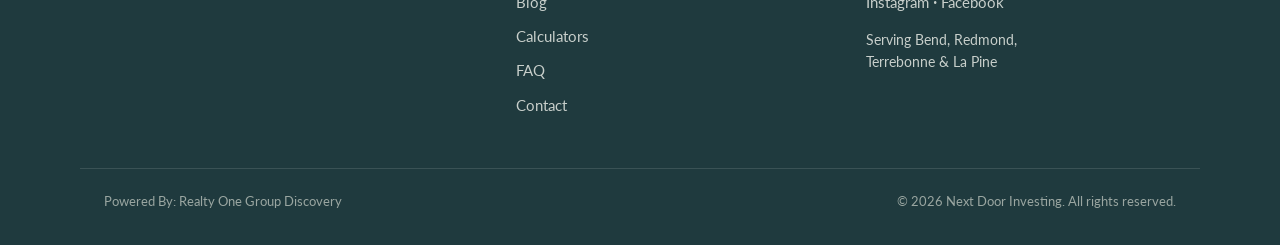
<file: blog/posts/how-to-analyze-a-rental-property-central-oregon.html>
<!DOCTYPE html>
<html lang="en">
<head>
  <meta charset="UTF-8"/>
  <meta name="viewport" content="width=device-width, initial-scale=1.0"/>
  <title>How to Analyze a Rental Property in Central Oregon | Next Door Investing</title>
  <meta name="description" content="The exact process I use to quickly analyze a rental property — costs, rents, and backing into a number that actually works."/>
  <link rel="canonical" href="https://selloregonhouses.com/blog/posts/how-to-analyze-a-rental-property-central-oregon.html"/>

  <!-- Open Graph -->
  <meta property="og:title" content="How to Analyze a Rental Property in Central Oregon"/>
  <meta property="og:description" content="The exact process I use to quickly analyze a rental property — costs, rents, and backing into a number that actually works."/>
  <meta property="og:type" content="article"/>
  <meta property="og:url" content="https://selloregonhouses.com/blog/posts/how-to-analyze-a-rental-property-central-oregon.html"/>
  <meta property="og:image" content="https://selloregonhouses.com/assets/logo-full.png"/>
  <meta property="og:site_name" content="Next Door Investing"/>

  <link rel="icon" type="image/png" sizes="32x32" href="/assets/favicon-32x32.png"/>
  <!-- Article schema -->
  <script type="application/ld+json">
  {
    "@context": "https://schema.org",
    "@type": "BlogPosting",
    "headline": "How to Analyze a Rental Property in Central Oregon",
    "description": "The exact process I use to quickly analyze a rental property — costs, rents, and backing into a number that actually works.",
    "author": { "@type": "Person", "name": "Christian Lisignoli" },
    "publisher": { "@type": "Organization", "name": "Next Door Investing" },
    "datePublished": "2026-09-08",
    "url": "https://selloregonhouses.com/blog/posts/how-to-analyze-a-rental-property-central-oregon.html"
  }
  </script>

  <!-- Fonts -->
  <link rel="preconnect" href="https://fonts.googleapis.com"/>
  <link rel="preconnect" href="https://fonts.gstatic.com" crossorigin/>
  <link href="https://fonts.googleapis.com/css2?family=Work+Sans:wght@700&family=Lato:wght@300;400&display=swap" rel="stylesheet"/>

  <!-- Favicons -->
  <link rel="icon" type="image/png" sizes="32x32" href="../../assets/favicon-32x32.png"/>
  <link rel="icon" type="image/png" sizes="16x16" href="../../assets/favicon-16x16.png"/>
  <link rel="apple-touch-icon" href="../../assets/apple-touch-icon.png"/>

  <link rel="stylesheet" href="../../assets/site.css"/>
</head>
<body data-page="blog" data-root="../../">
<a class="skip" href="#main">Skip to content</a>

<!-- Nav injected by site.js -->

<main id="main">

  <!-- Hero -->
  <div class="hero" style="padding:0">
    <div class="wrap" style="display:block;padding-top:4.5rem;padding-bottom:4.5rem">
      <span class="eyebrow" style="color:var(--gold)">Investor Education</span>
      <h1 style="font-size:clamp(1.8rem,3.8vw,2.8rem);max-width:36ch">
        How to Analyze a Rental Property in Central Oregon
      </h1>
      <p style="margin-top:1rem;color:var(--muted);font-size:.95rem">
        By Christian Lisignoli &nbsp;·&nbsp; September 8, 2026 &nbsp;·&nbsp; 4 min read
      </p>
    </div>
  </div>

  <!-- Article -->
  <article class="wrap" style="max-width:680px;padding-top:3rem;padding-bottom:5rem">

    <p style="font-size:1.08rem;line-height:1.8">
      When I look at a potential rental property, I'm trying to answer one question as fast as possible: <strong>does the math work?</strong> If it doesn't, I move on. If it does, I dig in deeper. Here's exactly how I do it.
    </p>

    <hr style="border:none;border-top:1px solid var(--line);margin:2.5rem 0"/>

    <!-- Step 1 -->
    <h2>Step 1 — Add Up Your Monthly Costs</h2>
    <p>Start with what you'll owe and spend every month. There are four buckets:</p>

    <div style="background:var(--bg);border-radius:8px;padding:1.6rem 1.8rem;margin:1.5rem 0">
      <p style="margin:0 0 1rem;font-family:'Work Sans',sans-serif;font-size:.78rem;text-transform:uppercase;letter-spacing:.06em;color:var(--gold)">Your Monthly Cost Buckets</p>
      <p style="margin:0 0 .8rem"><strong>PITI</strong> — Principal, Interest, Taxes, Insurance. This is your mortgage payment plus property taxes and insurance. Run your numbers through a mortgage calculator with your expected loan amount and current rates.</p>
      <p style="margin:0 0 .8rem"><strong>Utilities</strong> — If you're covering any utilities (water, trash, gas), include them here. Many landlords pass these to tenants, confirm what's typical for the property type and area.</p>
      <p style="margin:0 0 .8rem"><strong>Property Management</strong> — If you're not self-managing, budget 9–10% of gross rent. Even if you plan to manage it yourself, run the numbers with this included. It stress-tests the deal and accounts for the day you may not want to anymore.</p>
      <p style="margin:0"><strong>CapEx Reserve</strong> — Set aside 5–10% of gross rent each month for big-ticket repairs: roof, HVAC, water heater, appliances. These will come eventually. Budget for them now so they don't wreck you later.</p>
    </div>

    <p>Add all four together. That's your total monthly outgoing.</p>

    <hr style="border:none;border-top:1px solid var(--line);margin:2.5rem 0"/>

    <!-- Step 2 -->
    <h2>Step 2 — Find Out What It Will Rent For</h2>
    <p>You need a realistic rent number, not a hopeful one. Here's how to find it:</p>
    <p><strong>Start with apps.</strong> Search active rental listings for comparable properties nearby on Zillow Rentals, Apartments.com, Facebook Marketplace, and Craigslist. You're looking for similar size, condition, and location.</p>
    <p><strong>Then check Zillow's sold/rented comps.</strong> On Zillow, filter for recently rented homes, not just active listings. Active listings are asking prices. Rented comps are what the market actually paid.</p>
    <p><strong>Call a local property manager.</strong> This is the fastest shortcut. Tell them the address, the size, and the condition and they'll give you a range in two minutes. They rent homes every week, they know.</p>
    <p>Use all three sources to narrow down a confident rent range, then underwrite to the <em>low end</em> of that range.</p>

    <hr style="border:none;border-top:1px solid var(--line);margin:2.5rem 0"/>

    <!-- Step 3 -->
    <h2>Step 3 — Do the Math</h2>
    <p>This part is simple:</p>

    <div style="background:#f0ede4;border-radius:8px;padding:1.4rem 1.8rem;margin:1.5rem 0;text-align:center">
      <p style="margin:0;font-family:'Work Sans',sans-serif;font-size:1.05rem;letter-spacing:.01em">
        Monthly Rent &minus; Monthly Costs = Surplus or Deficit
      </p>
    </div>

    <p>If you have a surplus, even a small one, that's a deal worth looking at harder. Positive cash flow on a straight purchase in today's Central Oregon market is genuinely rare, so when it shows up, pay attention.</p>
    <p>If you have a deficit, that doesn't automatically kill the deal. It tells you the numbers don't work <em>at this price</em>. Which leads to the next step.</p>

    <hr style="border:none;border-top:1px solid var(--line);margin:2.5rem 0"/>

    <!-- Step 4 -->
    <h2>Step 4 — Back Into a Price That Works for You</h2>
    <p>If the deal doesn't cash flow at the listing price, flip the question: <strong>what purchase price would make it work?</strong></p>
    <p>Start with your rent estimate and your required monthly surplus, then work backwards through your costs to find the loan amount, and therefore the purchase price, that gets you there.</p>
    <p>That's your number. Offer accordingly. Sometimes you'll be close to asking price. Sometimes you'll be far enough apart that the deal just doesn't make sense. Either way, you'll know exactly why, and you won't be guessing.</p>

    <hr style="border:none;border-top:1px solid var(--line);margin:2.5rem 0"/>

    <!-- CTA to calculator -->
    <div style="background:var(--bg);border-radius:10px;padding:2rem;text-align:center">
      <p style="margin:0 0 .4rem;font-family:'Work Sans',sans-serif;font-size:.82rem;text-transform:uppercase;letter-spacing:.06em;color:var(--gold)">Run the Numbers Yourself</p>
      <p style="margin:0 0 1.4rem;color:var(--muted);font-size:.94rem;max-width:42ch;margin-left:auto;margin-right:auto">
        Use my free rental property calculator to plug in a real deal and see the cash flow and returns instantly.
      </p>
      <a href="../../calculators.html" class="btn">Open the Rental Calculator</a>
    </div>

    <!-- Back to blog -->
    <p style="margin-top:3rem;font-size:.9rem">
      <a href="../../blog/" style="color:var(--gold);text-decoration:none">← Back to all posts</a>
    </p>

  </article>
</main>

<!-- Footer injected by site.js -->
<script src="../../assets/site.js"></script>
</body>
</html>
</file>
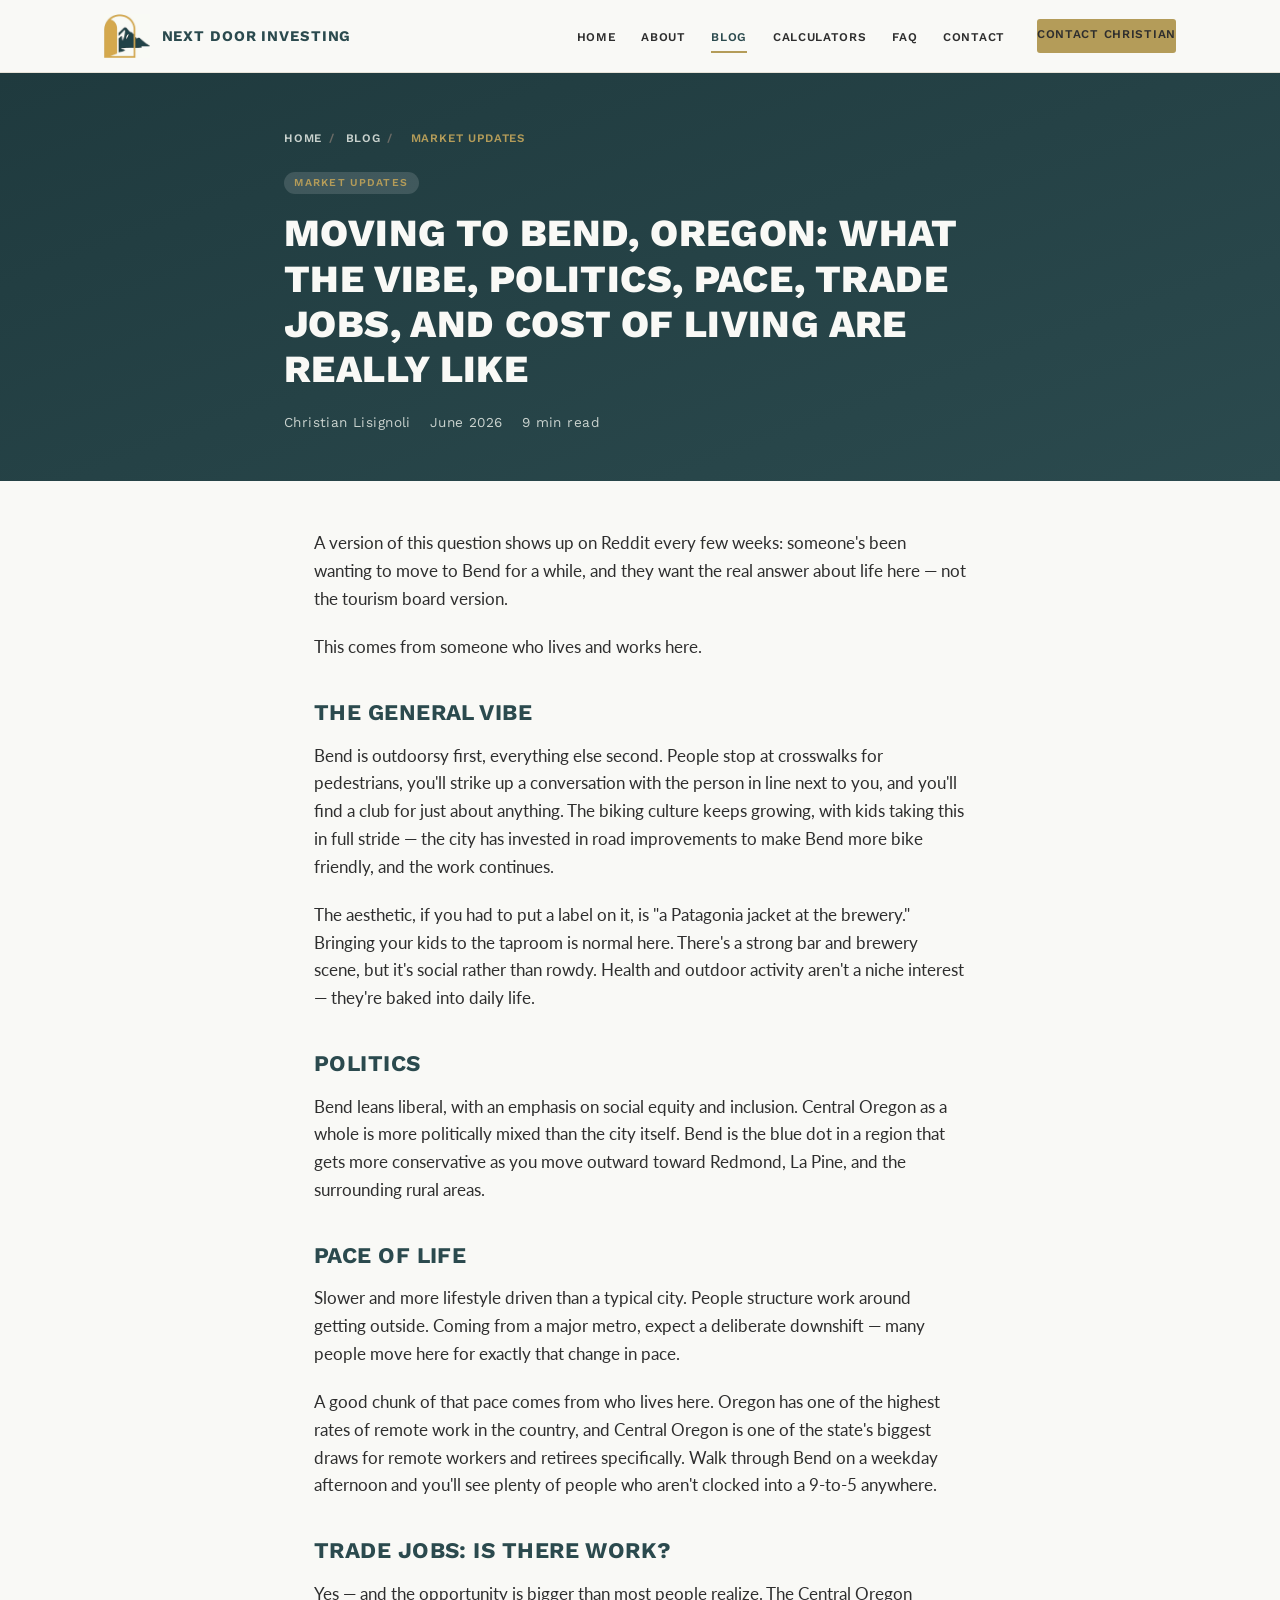
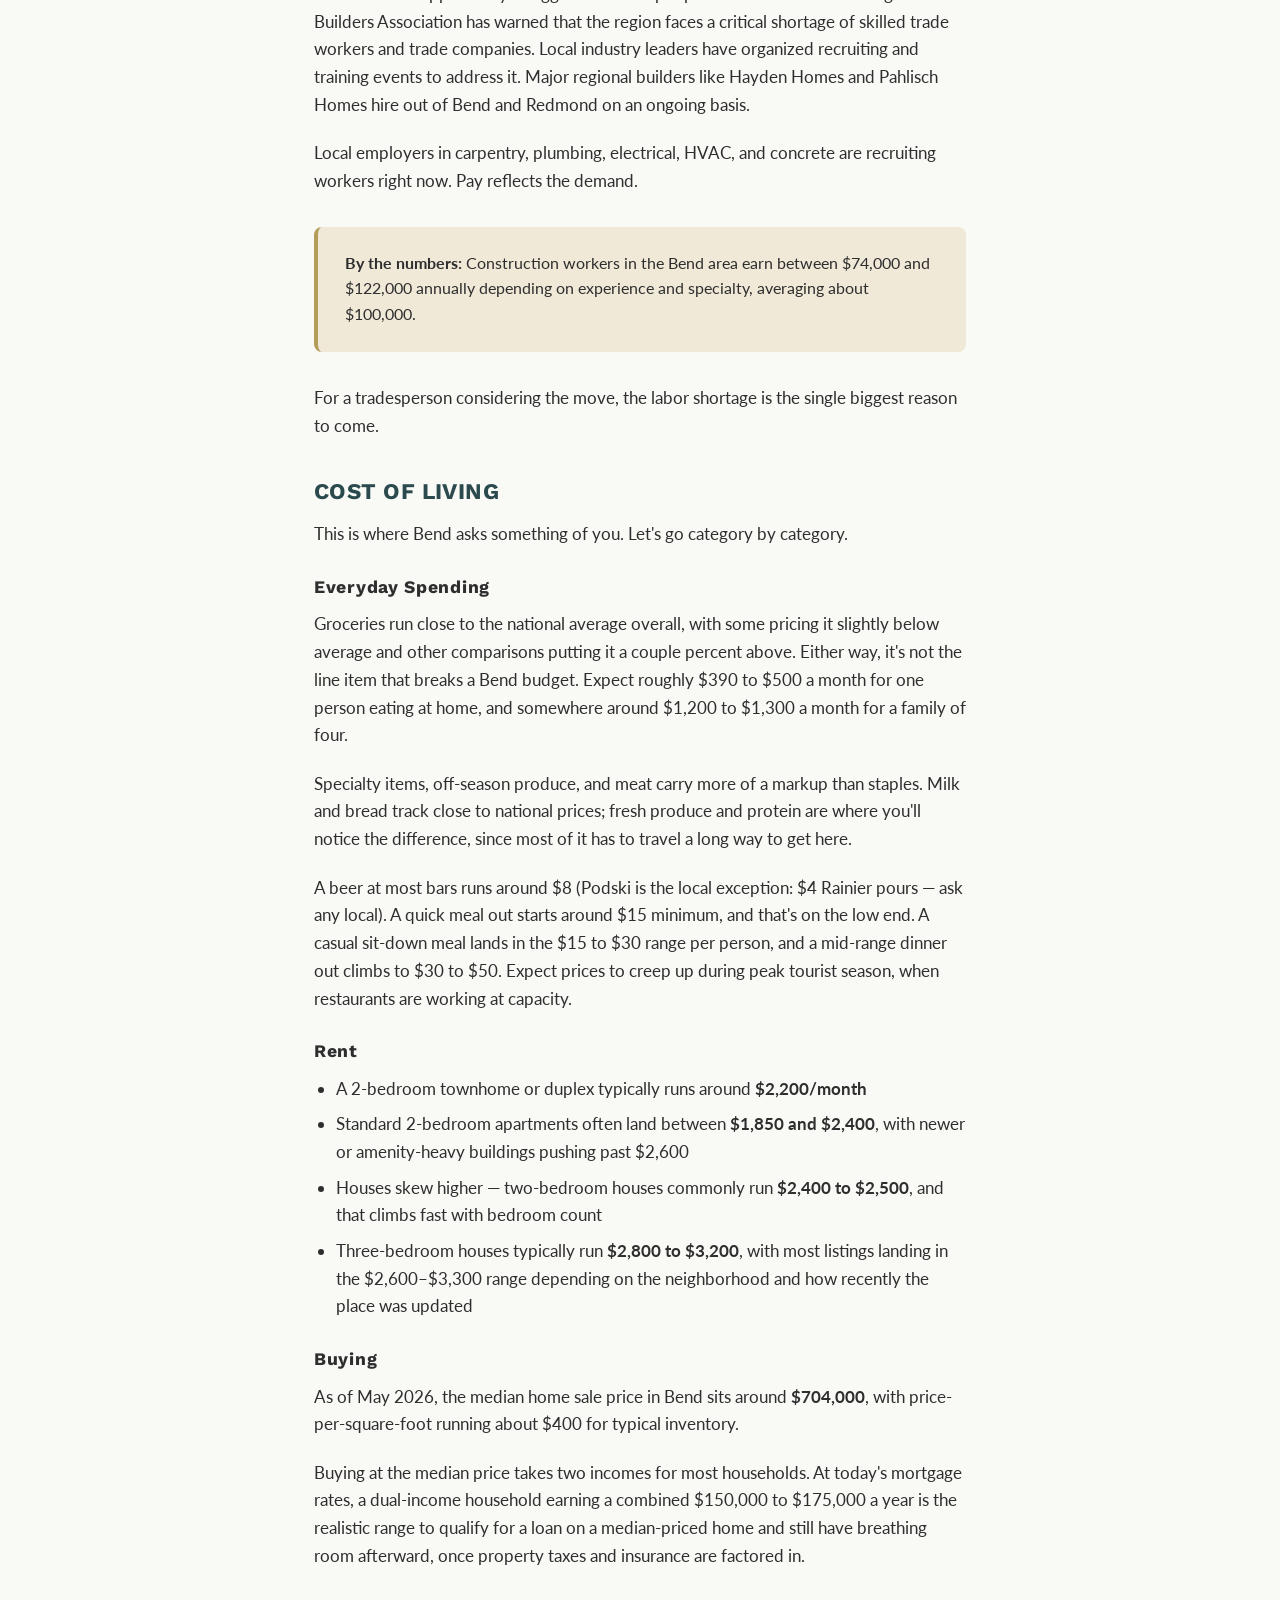
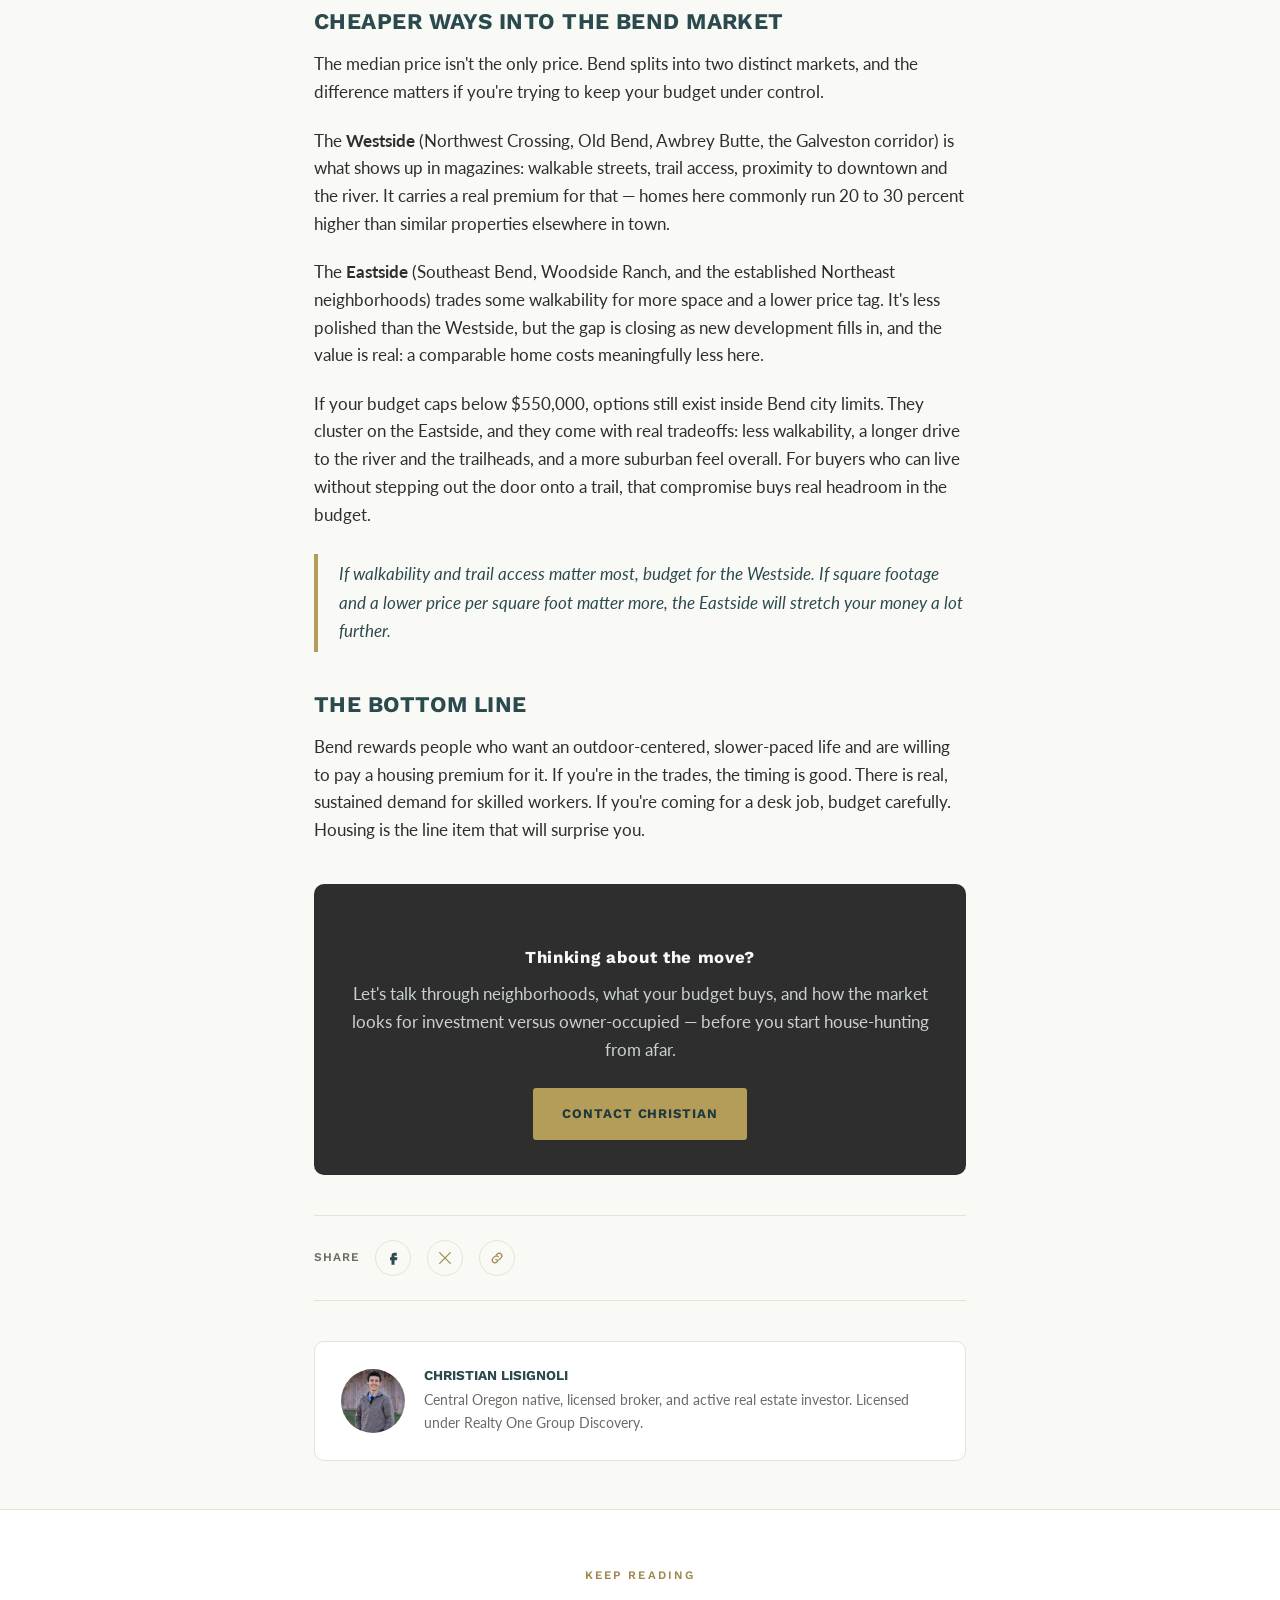
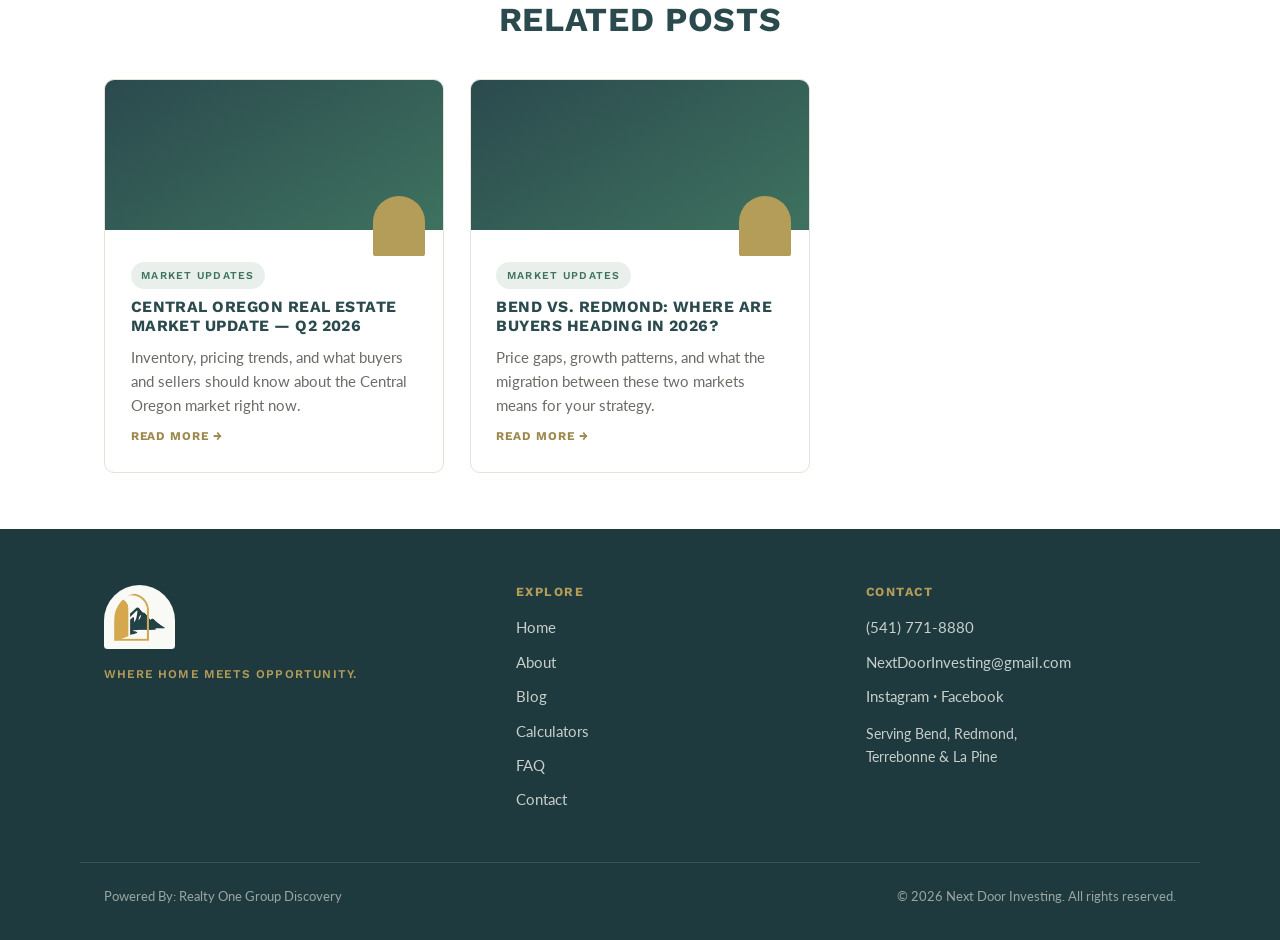
<file: blog/posts/moving-to-bend-oregon-guide.html>
<!DOCTYPE html>
<html lang="en">
<head>
  <!-- Google tag (gtag.js) -->
<script async src="https://www.googletagmanager.com/gtag/js?id=G-S4TYS4NQ2Z"></script>
<script>
  window.dataLayer = window.dataLayer || [];
  function gtag(){dataLayer.push(arguments);}
  gtag('js', new Date());

  gtag('config', 'G-S4TYS4NQ2Z');
</script>
<meta charset="UTF-8">
<meta name="viewport" content="width=device-width, initial-scale=1.0">
  
<link rel="icon" type="image/png" sizes="32x32" href="/assets/favicon-32x32.png"/>

<!-- CHECKLIST — update all 6 of these for every new post -->
<title>Moving to Bend, Oregon: What the Vibe, Politics, Pace, Trade Jobs, and Cost of Living Are Really Like | Next Door Investing</title>
<meta name="description" content="An honest, local look at life in Bend, Oregon — the vibe, politics, pace, trade job market, and real cost of living numbers for groceries, rent, and buying a home.">
<link rel="canonical" href="https://www.selloregonhouses.com/blog/posts/moving-to-bend-oregon-guide.html">
<meta property="og:title" content="Moving to Bend, Oregon: What the Vibe, Politics, Pace, Trade Jobs, and Cost of Living Are Really Like">
<meta property="og:description" content="An honest, local look at life in Bend — vibe, politics, pace, trade jobs, and real cost of living numbers.">
<meta property="og:image" content="https://www.selloregonhouses.com/assets/logo-full.png">
<!-- end checklist -->

<meta property="og:type" content="article">
<meta name="twitter:card" content="summary_large_image">
<link rel="preconnect" href="https://fonts.googleapis.com">
<link rel="preconnect" href="https://fonts.gstatic.com" crossorigin>
<link href="https://fonts.googleapis.com/css2?family=Work+Sans:wght@500;600;700;800&family=Lato:wght@300;400;700&display=swap" rel="stylesheet">
<link rel="stylesheet" href="../../assets/site.css">
</head>
<body data-page="blog" data-root="../../">
<a class="skip" href="#main">Skip to content</a>
<svg width="0" height="0" style="position:absolute" aria-hidden="true">
<defs>
<symbol id="i-pin" viewBox="0 0 24 24"><path d="M12 21s-7-5.6-7-11a7 7 0 0 1 14 0c0 5.4-7 11-7 11Z"/><circle cx="12" cy="10" r="2.6"/></symbol>
<symbol id="i-chart" viewBox="0 0 24 24"><path d="M4 4v16h16"/><path d="M7 14l4-4 3 3 5-6"/></symbol>
<symbol id="i-hammer" viewBox="0 0 24 24"><path d="M14 5l5 5M3 21l8.5-8.5M11.5 12.5l-1.8-1.8a2 2 0 0 1 0-2.8l2.1-2.1a2 2 0 0 1 2.8 0l1.8 1.8a2 2 0 0 1 0 2.8l-2.1 2.1a2 2 0 0 1-2.8 0Z"/></symbol>
<symbol id="i-key" viewBox="0 0 24 24"><circle cx="8" cy="8" r="4"/><path d="M11 11l9 9M17 17l2-2M14.5 19.5l2-2"/></symbol>
<symbol id="i-hands" viewBox="0 0 24 24"><path d="M3 12l4-4 5 2 4-3 5 4"/><path d="M9.5 13.5l2.5 2.5a1.6 1.6 0 0 0 2.3 0l4.7-4.7"/><path d="M3 12v5M21 11v6"/></symbol>
<symbol id="i-duplex" viewBox="0 0 24 24"><path d="M3 21V10l4.5-4L12 10v11M12 21V10l4.5-4L21 10v11M3 21h18"/><path d="M6.2 14h2M15.2 14h2"/></symbol>
<symbol id="i-map" viewBox="0 0 24 24"><path d="M9 4 3 6v14l6-2 6 2 6-2V4l-6 2-6-2ZM9 4v14M15 6v14"/></symbol>
<symbol id="i-arrow" viewBox="0 0 24 24"><path d="M12 4v14M6 13l6 6 6-6"/></symbol>
<symbol id="i-fb" viewBox="0 0 24 24"><path d="M14 9h3V5h-3a4 4 0 0 0-4 4v2H8v4h2v6h4v-6h3l1-4h-4V9a1 1 0 0 1 1-1Z"/></symbol>
<symbol id="i-x" viewBox="0 0 24 24"><path d="M4 4l16 16M20 4 4 20"/></symbol>
<symbol id="i-link" viewBox="0 0 24 24"><path d="M10 14a4 4 0 0 0 5.7 0l2.3-2.3a4 4 0 0 0-5.7-5.7L11 7"/><path d="M14 10a4 4 0 0 0-5.7 0L6 12.3a4 4 0 0 0 5.7 5.7L13 17"/></symbol>
</defs>
</svg>

<main id="main">
  <div class="article-hero">
    <div class="wrap">
      <div class="breadcrumb" style="color:#C9D2CE">
        <a href="../../index.html" style="color:#C9D2CE">Home</a><span>/</span>
        <a href="../index.html" style="color:#C9D2CE">Blog</a><span>/</span>
        <span style="color:var(--gold)">Market Updates</span>
      </div>
      <span class="tag">Market Updates</span>
      <h1>Moving to Bend, Oregon: What the Vibe, Politics, Pace, Trade Jobs, and Cost of Living Are Really Like</h1>
      <div class="article-meta">
        <span>Christian Lisignoli</span>
        <span>June 2026</span>
        <span>9 min read</span>
      </div>
    </div>
  </div>

  <article class="article-body">

    <p>A version of this question shows up on Reddit every few weeks: someone's been wanting to move to Bend for a while, and they want the real answer about life here — not the tourism board version.</p>

    <p>This comes from someone who lives and works here.</p>

    <h2>The General Vibe</h2>
    <p>Bend is outdoorsy first, everything else second. People stop at crosswalks for pedestrians, you'll strike up a conversation with the person in line next to you, and you'll find a club for just about anything. The biking culture keeps growing, with kids taking this in full stride — the city has invested in road improvements to make Bend more bike friendly, and the work continues.</p>
    <p>The aesthetic, if you had to put a label on it, is "a Patagonia jacket at the brewery." Bringing your kids to the taproom is normal here. There's a strong bar and brewery scene, but it's social rather than rowdy. Health and outdoor activity aren't a niche interest — they're baked into daily life.</p>

    <h2>Politics</h2>
    <p>Bend leans liberal, with an emphasis on social equity and inclusion. Central Oregon as a whole is more politically mixed than the city itself. Bend is the blue dot in a region that gets more conservative as you move outward toward Redmond, La Pine, and the surrounding rural areas.</p>

    <h2>Pace of Life</h2>
    <p>Slower and more lifestyle driven than a typical city. People structure work around getting outside. Coming from a major metro, expect a deliberate downshift — many people move here for exactly that change in pace.</p>
    <p>A good chunk of that pace comes from who lives here. Oregon has one of the highest rates of remote work in the country, and Central Oregon is one of the state's biggest draws for remote workers and retirees specifically. Walk through Bend on a weekday afternoon and you'll see plenty of people who aren't clocked into a 9-to-5 anywhere.</p>

    <h2>Trade Jobs: Is There Work?</h2>
    <p>Yes — and the opportunity is bigger than most people realize. The Central Oregon Builders Association has warned that the region faces a critical shortage of skilled trade workers and trade companies. Local industry leaders have organized recruiting and training events to address it. Major regional builders like Hayden Homes and Pahlisch Homes hire out of Bend and Redmond on an ongoing basis.</p>
    <p>Local employers in carpentry, plumbing, electrical, HVAC, and concrete are recruiting workers right now. Pay reflects the demand.</p>

    <div class="article-callout">
      <p><strong>By the numbers:</strong> Construction workers in the Bend area earn between $74,000 and $122,000 annually depending on experience and specialty, averaging about $100,000.</p>
    </div>

    <p>For a tradesperson considering the move, the labor shortage is the single biggest reason to come.</p>

    <h2>Cost of Living</h2>
    <p>This is where Bend asks something of you. Let's go category by category.</p>

    <h3>Everyday Spending</h3>
    <p>Groceries run close to the national average overall, with some pricing it slightly below average and other comparisons putting it a couple percent above. Either way, it's not the line item that breaks a Bend budget. Expect roughly $390 to $500 a month for one person eating at home, and somewhere around $1,200 to $1,300 a month for a family of four.</p>
    <p>Specialty items, off-season produce, and meat carry more of a markup than staples. Milk and bread track close to national prices; fresh produce and protein are where you'll notice the difference, since most of it has to travel a long way to get here.</p>
    <p>A beer at most bars runs around $8 (Podski is the local exception: $4 Rainier pours — ask any local). A quick meal out starts around $15 minimum, and that's on the low end. A casual sit-down meal lands in the $15 to $30 range per person, and a mid-range dinner out climbs to $30 to $50. Expect prices to creep up during peak tourist season, when restaurants are working at capacity.</p>

    <h3>Rent</h3>
    <ul>
      <li>A 2-bedroom townhome or duplex typically runs around <strong>$2,200/month</strong></li>
      <li>Standard 2-bedroom apartments often land between <strong>$1,850 and $2,400</strong>, with newer or amenity-heavy buildings pushing past $2,600</li>
      <li>Houses skew higher — two-bedroom houses commonly run <strong>$2,400 to $2,500</strong>, and that climbs fast with bedroom count</li>
      <li>Three-bedroom houses typically run <strong>$2,800 to $3,200</strong>, with most listings landing in the $2,600–$3,300 range depending on the neighborhood and how recently the place was updated</li>
    </ul>

    <h3>Buying</h3>
    <p>As of May 2026, the median home sale price in Bend sits around <strong>$704,000</strong>, with price-per-square-foot running about $400 for typical inventory.</p>
    <p>Buying at the median price takes two incomes for most households. At today's mortgage rates, a dual-income household earning a combined $150,000 to $175,000 a year is the realistic range to qualify for a loan on a median-priced home and still have breathing room afterward, once property taxes and insurance are factored in.</p>

    <h2>Cheaper Ways Into the Bend Market</h2>
    <p>The median price isn't the only price. Bend splits into two distinct markets, and the difference matters if you're trying to keep your budget under control.</p>
    <p>The <strong>Westside</strong> (Northwest Crossing, Old Bend, Awbrey Butte, the Galveston corridor) is what shows up in magazines: walkable streets, trail access, proximity to downtown and the river. It carries a real premium for that — homes here commonly run 20 to 30 percent higher than similar properties elsewhere in town.</p>
    <p>The <strong>Eastside</strong> (Southeast Bend, Woodside Ranch, and the established Northeast neighborhoods) trades some walkability for more space and a lower price tag. It's less polished than the Westside, but the gap is closing as new development fills in, and the value is real: a comparable home costs meaningfully less here.</p>
    <p>If your budget caps below $550,000, options still exist inside Bend city limits. They cluster on the Eastside, and they come with real tradeoffs: less walkability, a longer drive to the river and the trailheads, and a more suburban feel overall. For buyers who can live without stepping out the door onto a trail, that compromise buys real headroom in the budget.</p>

    <blockquote>If walkability and trail access matter most, budget for the Westside. If square footage and a lower price per square foot matter more, the Eastside will stretch your money a lot further.</blockquote>

    <h2>The Bottom Line</h2>
    <p>Bend rewards people who want an outdoor-centered, slower-paced life and are willing to pay a housing premium for it. If you're in the trades, the timing is good. There is real, sustained demand for skilled workers. If you're coming for a desk job, budget carefully. Housing is the line item that will surprise you.</p>

    <div class="cta-inline">
      <h3>Thinking about the move?</h3>
      <p style="color:#C9D2CE;margin-bottom:1.2rem">Let's talk through neighborhoods, what your budget buys, and how the market looks for investment versus owner-occupied — before you start house-hunting from afar.</p>
      <a class="btn btn-gold" href="../../contact.html">Contact Christian</a>
    </div>

    <!-- =================================================== -->

    <div class="share-row">
      <span>Share</span>
      <a href="https://www.facebook.com/sharer/sharer.php?u=https://selloregonhouses.com/blog/posts/moving-to-bend-oregon-guide.html" target="_blank" rel="noopener" aria-label="Share on Facebook"><svg class="icon" style="width:18px;height:18px;stroke:none;fill:currentColor"><use href="#i-fb"/></svg></a>
      <a href="https://twitter.com/intent/tweet?url=https://selloregonhouses.com/blog/posts/moving-to-bend-oregon-guide.html&text=Moving to Bend, Oregon: What the Vibe, Politics, Pace, Trade Jobs, and Cost of Living Are Really Like" target="_blank" rel="noopener" aria-label="Share on X"><svg class="icon" style="width:16px;height:16px"><use href="#i-x"/></svg></a>
      <a href="#" onclick="navigator.clipboard.writeText(window.location.href);this.querySelector('svg').style.stroke='var(--forest)';return false;" aria-label="Copy link"><svg class="icon" style="width:16px;height:16px"><use href="#i-link"/></svg></a>
    </div>

    <div class="author-box">
      <img src="../../assets/christian-photo.jpg" alt="Christian Lisignoli">
      <div>
        <h4>Christian Lisignoli</h4>
        <p>Central Oregon native, licensed broker, and active real estate investor. Licensed under Realty One Group Discovery.</p>
      </div>
    </div>

  </article>

  <section class="related-posts">
    <div class="wrap">
      <div class="center"><span class="eyebrow">Keep Reading</span><h2>Related Posts</h2></div>
      <div class="cards" id="relatedGrid"></div>
    </div>
  </section>
</main>

<script src="../../assets/site.js"></script>
<script src="../../assets/posts-data.js"></script>
<script>
/* Auto-fills "Related Posts" with up to 3 other posts from the same category.
   Set CURRENT_SLUG to this post's slug so it excludes itself from the list. */
const CURRENT_SLUG = "moving-to-bend-oregon-guide";
const CURRENT_CAT = "Market Updates";
const related = POSTS.filter(p => p.slug !== CURRENT_SLUG && p.cat === CURRENT_CAT).slice(0,3);
const fallback = related.length ? related : POSTS.filter(p => p.slug !== CURRENT_SLUG).slice(0,3);
document.getElementById('relatedGrid').innerHTML = fallback.map(p => `
  <div class="card">
    <div class="card-img"></div>
    <div class="card-body">
      <span class="tag">${p.cat}</span>
      <h3>${p.title}</h3>
      <p>${p.excerpt}</p>
      <a class="more" href="../posts/${p.slug}.html">Read More →</a>
    </div>
  </div>`).join('');
</script>
</body>
</html>
</file>
<file: assets/site.css>
:root{
  --gold:#B49C59;
  --gold-dark:#9D874A;
  --gold-soft:#F0E9D8;
  --teal:#2B4A4E;
  --teal-deep:#1F3A3E;
  --charcoal:#2E2E2E;
  --forest:#3E725F;
  --bg:#F9F9F6;
  --white:#FFFFFF;
  --line:#E6E2D8;
  --muted:#6B6B66;
}
*{margin:0;padding:0;box-sizing:border-box}
html{scroll-behavior:smooth}
body{font-family:'Lato',sans-serif;font-weight:400;color:var(--charcoal);background:var(--bg);line-height:1.65;font-size:16.5px}
h1,h2,h3,h4{font-family:'Work Sans',sans-serif;text-transform:uppercase;color:var(--teal);line-height:1.18}
h1{font-weight:800;letter-spacing:.01em}
h2{font-weight:700;font-size:clamp(1.5rem,3vw,2.1rem);letter-spacing:.02em}
h3{font-weight:700;font-size:1.05rem;letter-spacing:.04em}
p{max-width:68ch}
a{color:var(--forest)}
img{max-width:100%;display:block}
.wrap{max-width:1120px;margin:0 auto;padding:0 24px}
.eyebrow{font-family:'Work Sans',sans-serif;font-weight:600;text-transform:uppercase;letter-spacing:.18em;font-size:.72rem;color:var(--gold-dark);display:block;margin-bottom:.9rem}
.btn{display:inline-block;font-family:'Work Sans',sans-serif;font-weight:700;text-transform:uppercase;letter-spacing:.07em;font-size:.82rem;padding:.95rem 1.8rem;border-radius:3px;text-decoration:none;cursor:pointer;border:none;transition:transform .15s ease, box-shadow .15s ease}
.btn:focus-visible{outline:3px solid var(--forest);outline-offset:2px}
.btn-gold{background:var(--gold);color:var(--teal-deep)}
.btn-gold:hover{transform:translateY(-2px);box-shadow:0 8px 20px rgba(180,156,89,.35)}
.btn-outline{background:transparent;color:var(--teal);border:2px solid var(--teal)}
.btn-outline:hover{background:var(--teal);color:var(--bg)}
.btn-light{background:var(--bg);color:var(--teal)}
.btn-light:hover{transform:translateY(-2px)}

/* ---------- Nav ---------- */
header{position:sticky;top:0;z-index:50;background:rgba(249,249,246,.94);backdrop-filter:blur(8px);border-bottom:1px solid var(--line)}
.nav{display:flex;align-items:center;justify-content:space-between;height:72px}
.nav-logo{display:flex;align-items:center;gap:.7rem;text-decoration:none}
.nav-logo img{height:44px;width:auto}
.nav-logo span{font-family:'Work Sans',sans-serif;font-weight:700;text-transform:uppercase;letter-spacing:.06em;font-size:.92rem;color:var(--teal)}
.nav-links{display:flex;align-items:center;gap:1.6rem;list-style:none}
.nav-links a{font-family:'Work Sans',sans-serif;font-weight:600;text-transform:uppercase;letter-spacing:.06em;font-size:.74rem;color:var(--charcoal);text-decoration:none;padding:.4rem 0;border-bottom:2px solid transparent}
.nav-links a:hover,.nav-links a.active{color:var(--teal);border-bottom-color:var(--gold)}
.nav-cta{margin-left:.4rem;padding:.7rem 1.2rem;font-size:.74rem}
.hamburger{display:none;background:none;border:none;cursor:pointer;padding:8px}
.hamburger span{display:block;width:24px;height:2.5px;background:var(--teal);margin:5px 0;transition:.2s}
@media(max-width:920px){
  .nav-links{position:fixed;inset:72px 0 auto 0;background:var(--bg);flex-direction:column;gap:0;padding:1rem 0 1.5rem;border-bottom:1px solid var(--line);display:none}
  .nav-links.open{display:flex}
  .nav-links li{width:100%;text-align:center}
  .nav-links a{display:block;padding:.85rem 0}
  .hamburger{display:block}
}

/* ---------- Page switching ---------- */
.page{display:none}
.page.active{display:block;animation:fadein .35s ease}
@keyframes fadein{from{opacity:0;transform:translateY(8px)}to{opacity:1;transform:none}}
@media(prefers-reduced-motion:reduce){.page.active{animation:none}.btn:hover{transform:none}}

/* ---------- Hero ---------- */
.hero{position:relative;background:linear-gradient(160deg,var(--teal-deep) 0%,var(--teal) 55%,#33575B 100%);color:var(--bg);overflow:hidden}
.hero .wrap{display:grid;grid-template-columns:1.15fr .85fr;gap:3rem;align-items:center;padding-top:5.5rem;padding-bottom:5.5rem}
.hero h1{color:var(--bg);font-size:clamp(2rem,4.4vw,3.2rem);margin-bottom:1.2rem}
.hero h1 em{font-style:normal;color:var(--gold)}
.hero p{font-size:1.12rem;font-weight:300;color:#E8E8E2;margin-bottom:2rem}
.hero-ctas{display:flex;gap:1rem;flex-wrap:wrap}
/* ---- Interactive door (logo brought to life) ---- */
.door-scene{justify-self:center;text-align:center;perspective:1100px}
.arch-outer{width:min(300px,72vw);aspect-ratio:300/360;border:10px solid var(--gold);border-bottom:none;border-radius:999px 999px 0 0;padding:12px 12px 0;background:transparent;filter:drop-shadow(0 22px 44px rgba(0,0,0,.35))}
.arch-inner{position:relative;width:100%;height:100%;border-radius:999px 999px 0 0;overflow:hidden;background:linear-gradient(180deg,#EAF0EC 0%,#F9F9F6 45%,#E4E9E2 100%);perspective:900px}
.mtn{position:absolute;left:-12%;right:-12%;bottom:0;width:124%;height:78%;will-change:transform}
.mtn-back{height:88%;opacity:.55}
.door{position:absolute;inset:0;background:linear-gradient(100deg,var(--gold) 0%,#C9B273 48%,var(--gold-dark) 100%);border-radius:999px 999px 0 0;transform-origin:left center;transform:rotateY(12deg);will-change:transform;box-shadow:inset -14px 0 28px rgba(0,0,0,.18)}
.door::after{content:'';position:absolute;inset:14px 14px 0;border:1.5px solid rgba(249,249,246,.4);border-bottom:none;border-radius:999px 999px 0 0}
.knob{position:absolute;right:18px;top:56%;width:10px;height:10px;border-radius:50%;background:var(--teal-deep);box-shadow:0 0 0 3px rgba(249,249,246,.35)}
.scroll-hint{margin-top:1.3rem;display:inline-flex;align-items:center;gap:.55rem;font-family:'Work Sans',sans-serif;font-weight:600;font-size:.68rem;letter-spacing:.16em;text-transform:uppercase;color:var(--gold);opacity:.9;transition:opacity .4s}
.scroll-hint .icon{width:18px;height:18px;animation:bob 1.8s ease-in-out infinite}
.scroll-hint.gone{opacity:0}
@keyframes bob{0%,100%{transform:translateY(0)}50%{transform:translateY(5px)}}
@media(prefers-reduced-motion:reduce){.scroll-hint .icon{animation:none}.door{transform:rotateY(78deg)!important}.mtn{transform:none!important}}
@media(max-width:820px){.door-scene{margin-top:.5rem}}
.hero-mountains{position:absolute;bottom:-2px;left:0;right:0;height:90px;opacity:.18;pointer-events:none}
@media(max-width:820px){.hero .wrap{grid-template-columns:1fr;padding-top:3.5rem;padding-bottom:3.5rem}}

/* ---------- Sections ---------- */
section{padding:4.5rem 0}
.section-tight{padding:3rem 0}
.center{text-align:center}
.center p{margin-left:auto;margin-right:auto}

/* Arch motif — the signature element */
.arch{border-radius:999px 999px 10px 10px;overflow:hidden}
.arch-frame{width:74px;height:84px;border-radius:60px 60px 6px 6px;border:2.5px solid var(--gold);display:flex;align-items:center;justify-content:center;margin:0 auto 1.1rem;background:var(--white)}
.icon{width:30px;height:30px;fill:none;stroke:var(--gold-dark);stroke-width:1.7;stroke-linecap:round;stroke-linejoin:round}

/* About snapshot */
.about-snap{display:grid;grid-template-columns:340px 1fr;gap:3rem;align-items:center}
.about-photo{aspect-ratio:340/400;background:linear-gradient(170deg,var(--gold-soft),#DCD4BD);position:relative;border:6px solid var(--white);box-shadow:0 14px 34px rgba(46,46,46,.14)}
.about-photo img{width:100%;height:100%;object-fit:cover;object-position:top center}
@media(max-width:820px){.about-snap{grid-template-columns:1fr}.about-photo{max-width:300px;margin:0 auto}}

/* Pillars */
.pillars{display:grid;grid-template-columns:repeat(3,1fr);gap:1.6rem;margin-top:2.5rem}
.pillar{background:var(--white);border:1px solid var(--line);border-radius:10px;padding:2.2rem 1.7rem;text-align:center}
.pillar h3{margin-bottom:.6rem}
.pillar p{font-size:.95rem;color:var(--muted)}
@media(max-width:820px){.pillars{grid-template-columns:1fr}}

/* Cards */
.cards{display:grid;grid-template-columns:repeat(3,1fr);gap:1.6rem;margin-top:2.5rem}
@media(max-width:820px){.cards{grid-template-columns:1fr}}
.card{background:var(--white);border:1px solid var(--line);border-radius:10px;overflow:hidden;display:flex;flex-direction:column}
.card-img{height:150px;background:linear-gradient(150deg,var(--teal),var(--forest));position:relative}
.card-img::after{content:'';position:absolute;right:18px;bottom:-26px;width:52px;height:60px;border-radius:40px 40px 4px 4px;background:var(--gold)}
.card-body{padding:2rem 1.6rem 1.6rem;display:flex;flex-direction:column;gap:.6rem;flex:1}
.tag{align-self:flex-start;font-family:'Work Sans',sans-serif;font-weight:600;font-size:.66rem;letter-spacing:.12em;text-transform:uppercase;color:var(--forest);background:#E9F0EC;padding:.28rem .65rem;border-radius:99px}
.card h3{font-size:.98rem;letter-spacing:.03em}
.card p{font-size:.92rem;color:var(--muted)}
.card a.more{font-family:'Work Sans',sans-serif;font-weight:700;font-size:.74rem;letter-spacing:.08em;text-transform:uppercase;text-decoration:none;color:var(--gold-dark);margin-top:auto}
.card a.more:hover{color:var(--teal)}

/* Dark CTA band */
.band-dark{background:var(--charcoal);color:var(--bg);text-align:center}
.band-dark h2{color:var(--bg)}
.band-dark p{color:#CFCFC9;margin:1rem auto 2rem}
.band-gold{background:var(--gold);text-align:center}
.band-gold h2{color:var(--teal-deep);margin-bottom:1.6rem}

/* Testimonials */
.quote-cards{display:grid;grid-template-columns:repeat(auto-fit,minmax(280px,1fr));gap:1.6rem;margin-top:2.5rem}
.quote{background:var(--white);border:1px solid var(--line);border-radius:10px;padding:1.9rem 1.7rem}
.stars{color:var(--gold);letter-spacing:.15em;font-size:.95rem;margin-bottom:.8rem}
.quote p{font-size:.95rem;color:var(--charcoal)}
.quote .who{margin-top:1rem;font-family:'Work Sans',sans-serif;font-weight:600;font-size:.74rem;letter-spacing:.08em;text-transform:uppercase;color:var(--forest)}

/* Stats */
.stats{display:grid;grid-template-columns:repeat(3,1fr);gap:1.6rem;text-align:center;margin-top:2.5rem}
.stat{background:var(--white);border:1px solid var(--line);border-radius:10px;padding:2rem 1rem}
.stat .num{font-family:'Work Sans',sans-serif;font-weight:800;font-size:2rem;color:var(--gold-dark)}
.stat .lbl{font-size:.85rem;color:var(--muted);text-transform:uppercase;letter-spacing:.07em;font-family:'Work Sans',sans-serif;font-weight:600}
@media(max-width:700px){.stats{grid-template-columns:1fr}}

/* Specialties grid */
.spec-grid{display:grid;grid-template-columns:repeat(3,1fr);gap:1.6rem;margin-top:2.5rem}
@media(max-width:820px){.spec-grid{grid-template-columns:1fr 1fr}}
@media(max-width:560px){.spec-grid{grid-template-columns:1fr}}
.spec{background:var(--white);border:1px solid var(--line);border-radius:10px;padding:1.9rem 1.5rem;text-align:center}
.spec h3{font-size:.88rem;margin-top:.2rem}

/* Blog */
.filter-bar{display:flex;flex-wrap:wrap;gap:.6rem;margin:2rem 0 1rem}
.filter-bar button{font-family:'Work Sans',sans-serif;font-weight:600;font-size:.72rem;letter-spacing:.08em;text-transform:uppercase;padding:.5rem 1rem;border-radius:99px;border:1.5px solid var(--line);background:var(--white);color:var(--charcoal);cursor:pointer}
.filter-bar button.on{background:var(--teal);border-color:var(--teal);color:var(--bg)}
.newsletter{background:var(--white);border:1px solid var(--line);border-radius:10px;padding:2.2rem;margin-top:3rem;display:grid;grid-template-columns:1fr auto;gap:2rem;align-items:center}
@media(max-width:760px){.newsletter{grid-template-columns:1fr}}
.newsletter form{display:flex;gap:.7rem;flex-wrap:wrap}
.newsletter input{padding:.85rem 1rem;border:1.5px solid var(--line);border-radius:4px;font-family:'Lato',sans-serif;font-size:.95rem;min-width:170px}

/* Calculators */
.calc-grid{display:grid;grid-template-columns:1fr 1fr;gap:1.8rem;margin-top:2.5rem}
@media(max-width:920px){.calc-grid{grid-template-columns:1fr}}
.calc{background:var(--white);border:1px solid var(--line);border-radius:10px;padding:2.1rem 1.9rem;border-top:5px solid var(--gold)}
.calc h3{margin-bottom:.4rem}
.calc .sub{font-size:.88rem;color:var(--muted);margin-bottom:1.4rem}
.calc label{display:block;font-family:'Work Sans',sans-serif;font-weight:600;font-size:.7rem;letter-spacing:.07em;text-transform:uppercase;color:var(--charcoal);margin:.85rem 0 .3rem}
.calc input{width:100%;padding:.7rem .85rem;border:1.5px solid var(--line);border-radius:4px;font-family:'Lato',sans-serif;font-size:1rem;background:var(--bg)}
.calc input:focus{outline:2px solid var(--gold);border-color:var(--gold)}
.in-row{display:grid;grid-template-columns:1fr 1fr;gap:1rem}
@media(max-width:560px){.in-row{grid-template-columns:1fr}}
.calc-out{margin-top:1.5rem;background:var(--bg);border:1.5px solid var(--gold);border-radius:60px 60px 8px 8px;padding:1.8rem 1.5rem 1.4rem;text-align:center}
.calc-out .big{font-family:'Work Sans',sans-serif;font-weight:800;font-size:1.7rem;color:var(--gold-dark)}
.calc-out .lbl{font-family:'Work Sans',sans-serif;font-weight:600;font-size:.68rem;letter-spacing:.1em;text-transform:uppercase;color:var(--muted)}
.calc-out .rows{margin-top:1rem;display:grid;gap:.35rem;text-align:left}
.calc-out .rows div{display:flex;justify-content:space-between;font-size:.92rem;border-bottom:1px dashed var(--line);padding:.3rem 0}
.calc-out .rows b{color:var(--teal)}
.calc .note{font-size:.8rem;color:var(--muted);margin-top:1rem;font-style:italic}
.calc .talk{margin-top:1.1rem;display:block;font-family:'Work Sans',sans-serif;font-weight:700;font-size:.74rem;letter-spacing:.08em;text-transform:uppercase;color:var(--gold-dark);text-decoration:none}
.calc .talk:hover{color:var(--teal)}

/* FAQ */
.faq-cat{margin-top:2.8rem}
.faq-cat h2{font-size:1.15rem;border-left:4px solid var(--gold);padding-left:.9rem;margin-bottom:1.1rem}
details{background:var(--white);border:1px solid var(--line);border-radius:8px;margin-bottom:.7rem;overflow:hidden}
summary{cursor:pointer;padding:1.05rem 1.3rem;font-family:'Work Sans',sans-serif;font-weight:600;font-size:.88rem;color:var(--teal);list-style:none;display:flex;justify-content:space-between;align-items:center;gap:1rem}
summary::-webkit-details-marker{display:none}
summary::after{content:'+';font-size:1.3rem;color:var(--gold-dark);flex-shrink:0;transition:transform .2s}
details[open] summary::after{transform:rotate(45deg)}
details .a{padding:0 1.3rem 1.2rem;font-size:.95rem;color:var(--charcoal)}
details .a p{margin-bottom:.6rem}

/* Contact */
.contact-grid{display:grid;grid-template-columns:1.2fr .8fr;gap:3rem;margin-top:2.5rem}
@media(max-width:820px){.contact-grid{grid-template-columns:1fr}}
.cform{background:var(--white);border:1px solid var(--line);border-radius:10px;padding:2.2rem}
.cform label{display:block;font-family:'Work Sans',sans-serif;font-weight:600;font-size:.7rem;letter-spacing:.07em;text-transform:uppercase;margin:1rem 0 .3rem}
.cform input,.cform select,.cform textarea{width:100%;padding:.8rem .9rem;border:1.5px solid var(--line);border-radius:4px;font-family:'Lato',sans-serif;font-size:.98rem;background:var(--bg)}
.cform input:focus,.cform select:focus,.cform textarea:focus{outline:2px solid var(--gold);border-color:var(--gold)}
.cinfo{display:flex;flex-direction:column;gap:1.2rem}
.cinfo .block{background:var(--white);border:1px solid var(--line);border-radius:10px;padding:1.6rem}
.cinfo .block h3{font-size:.82rem;margin-bottom:.45rem}
.region{font-family:'Work Sans',sans-serif;font-weight:600;font-size:.78rem;letter-spacing:.1em;text-transform:uppercase;color:var(--forest)}

/* Footer */
footer{background:var(--teal-deep);color:#C8CFCB;padding:3.5rem 0 2rem;margin-top:0}
.foot-grid{display:grid;grid-template-columns:1.2fr 1fr 1fr;gap:2.5rem}
@media(max-width:760px){.foot-grid{grid-template-columns:1fr}}
footer img{height:64px;width:auto;background:var(--bg);border-radius:40px 40px 4px 4px;padding:8px 10px}
footer h4{color:var(--gold);font-size:.78rem;letter-spacing:.12em;margin-bottom:.9rem}
footer ul{list-style:none}
footer li{margin-bottom:.45rem}
footer a{color:#C8CFCB;text-decoration:none;font-size:.92rem}
footer a:hover{color:var(--gold)}
.foot-tag{font-family:'Work Sans',sans-serif;font-weight:600;font-size:.74rem;letter-spacing:.1em;text-transform:uppercase;color:var(--gold);margin-top:1rem}
.foot-bottom{border-top:1px solid rgba(255,255,255,.12);margin-top:2.6rem;padding-top:1.4rem;display:flex;justify-content:space-between;gap:1rem;flex-wrap:wrap;font-size:.82rem;color:#9AA6A1}
.skip{position:absolute;left:-9999px;top:0;background:var(--gold);color:var(--teal-deep);padding:.6rem 1rem;z-index:100;font-family:'Work Sans',sans-serif}
.skip:focus{left:0}

/* ---------- Multi-page additions: header/footer used site-wide ---------- */
.nav-links a.active{color:var(--teal);border-bottom-color:var(--gold)}

/* ---------- Blog listing page (standalone) ---------- */
.breadcrumb{font-family:'Work Sans',sans-serif;font-weight:600;font-size:.72rem;letter-spacing:.07em;text-transform:uppercase;color:var(--muted);margin-bottom:1.2rem}
.breadcrumb a{color:var(--forest);text-decoration:none}
.breadcrumb a:hover{text-decoration:underline}
.breadcrumb span{color:var(--muted);margin:0 .4rem}

/* ---------- Article page ---------- */
.article-hero{background:linear-gradient(160deg,var(--teal-deep) 0%,var(--teal) 100%);color:var(--bg);padding:3.5rem 0 3rem}
.article-hero .wrap{max-width:760px}
.article-hero .tag{background:rgba(249,249,246,.14);color:var(--gold)}
.article-hero h1{color:var(--bg);font-size:clamp(1.6rem,3.6vw,2.4rem);margin:1rem 0 1.2rem}
.article-meta{display:flex;gap:1.2rem;flex-wrap:wrap;font-size:.85rem;color:#C9D2CE;font-family:'Work Sans',sans-serif;letter-spacing:.03em}
.article-body{max-width:700px;margin:0 auto;padding:3rem 24px}
.article-body p{max-width:none;margin-bottom:1.3rem;font-size:1.05rem}
.article-body h2{font-size:1.4rem;margin:2.4rem 0 1rem}
.article-body h3{font-size:1.1rem;margin:1.8rem 0 .8rem;text-transform:none;color:var(--charcoal);font-weight:700}
.article-body ul,.article-body ol{margin:0 0 1.3rem 1.4rem}
.article-body li{margin-bottom:.5rem;font-size:1.05rem}
.article-body blockquote{border-left:4px solid var(--gold);padding:.4rem 0 .4rem 1.3rem;margin:1.6rem 0;font-style:italic;color:var(--teal);font-size:1.08rem}
.article-callout{background:var(--gold-soft);border-radius:8px;padding:1.5rem 1.7rem;margin:2rem 0;border-left:4px solid var(--gold)}
.article-callout p{margin-bottom:0;font-size:.98rem}
.share-row{display:flex;align-items:center;gap:1rem;margin:2.5rem 0;padding:1.5rem 0;border-top:1px solid var(--line);border-bottom:1px solid var(--line)}
.share-row span{font-family:'Work Sans',sans-serif;font-weight:600;font-size:.74rem;letter-spacing:.08em;text-transform:uppercase;color:var(--muted)}
.share-row a{display:flex;align-items:center;justify-content:center;width:36px;height:36px;border-radius:50%;background:var(--bg);border:1px solid var(--line);color:var(--teal);text-decoration:none}
.share-row a:hover{background:var(--gold);color:var(--teal-deep);border-color:var(--gold)}
.author-box{display:flex;gap:1.2rem;align-items:center;background:var(--white);border:1px solid var(--line);border-radius:10px;padding:1.6rem;margin-top:2.5rem}
.author-box img{width:64px;height:64px;border-radius:50%;object-fit:cover;flex-shrink:0}
.author-box h4{font-size:.85rem;margin-bottom:.3rem;color:var(--teal)}
.author-box p{font-size:.88rem;color:var(--muted);margin:0}
.related-posts{background:var(--white);border-top:1px solid var(--line);padding:3.5rem 0}
.cta-inline{background:var(--charcoal);color:var(--bg);border-radius:10px;padding:2.2rem;text-align:center;margin:2.5rem 0}
.cta-inline h3{color:var(--bg);margin-bottom:.8rem;font-size:1.05rem}
.cta-inline a{margin-top:.3rem}
</file>
